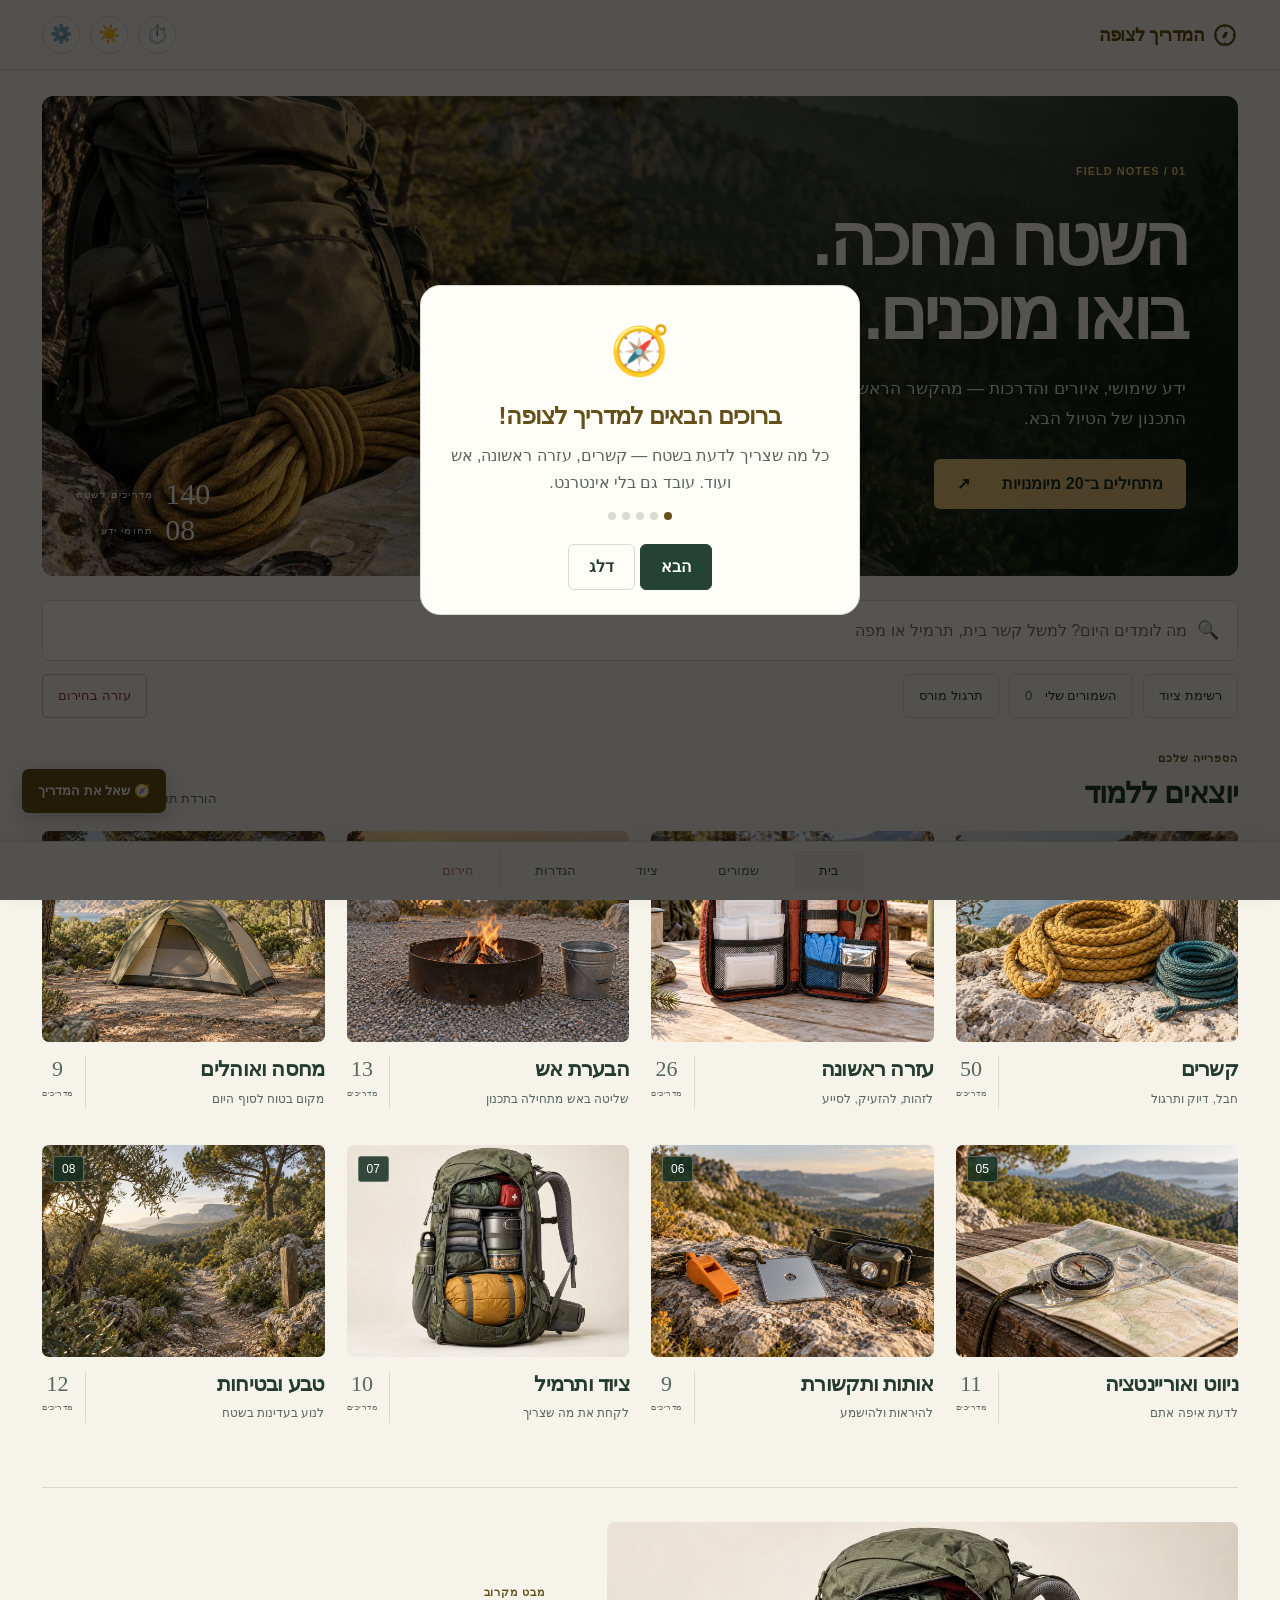
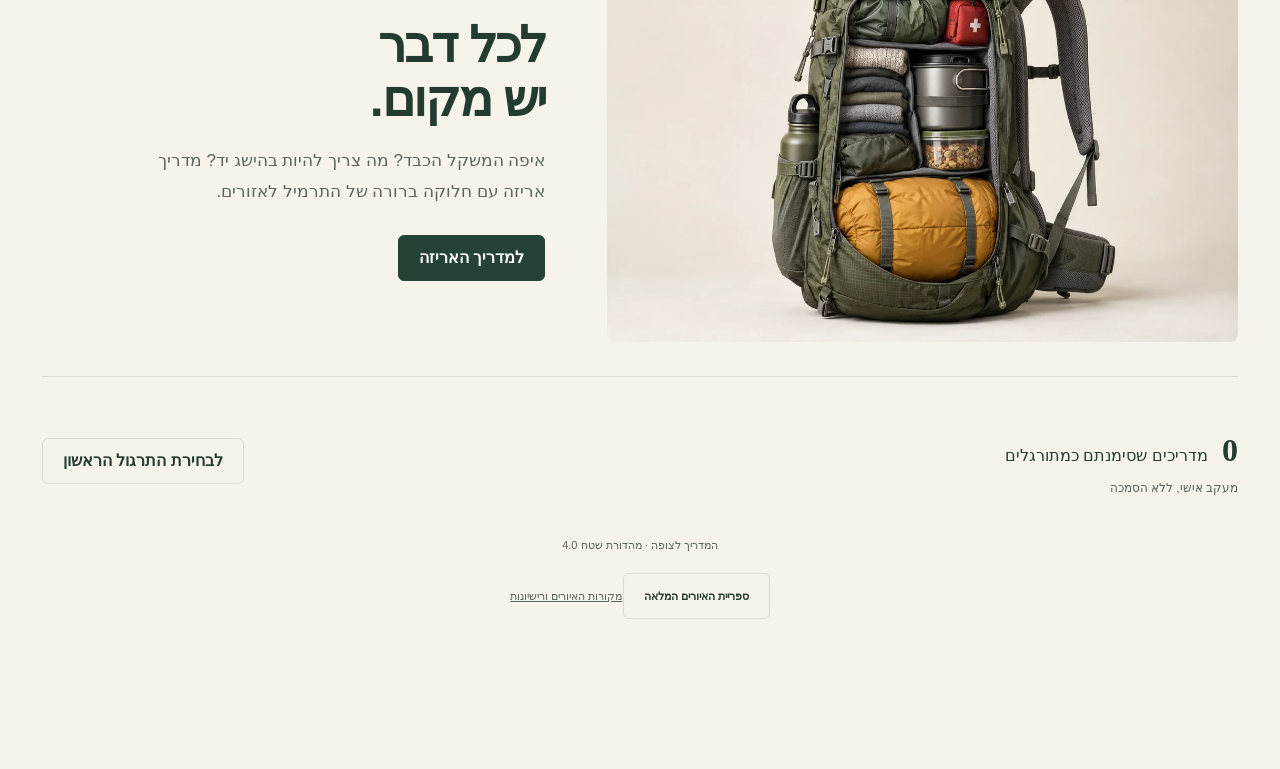
<file: index.html>
<!DOCTYPE html>
<html lang="he" dir="rtl">
<head>
<meta charset="UTF-8">
<meta name="viewport" content="width=device-width, initial-scale=1, viewport-fit=cover">
<meta name="theme-color" content="#0d0d0d">
<title>המדריך לצופה</title>
<link rel="manifest" href="manifest.json">
<link rel="icon" href="icon-192.png">
<style>
:root{
  --accent:#d4af37; --accent-soft:#d4af3722;
  --bg:#0d0d0d; --card:#161616; --card2:#1e1e1e; --text:#f3efe4; --muted:#9a948a; --line:#2c2c2c;
  --danger:#e0524d; --danger-bg:#e0524d1a; --ok:#5fbf73; --font-scale:1;
}
[data-theme="forest"]{--accent:#6fbf73; --accent-soft:#6fbf7322;}
[data-theme="desert"]{--accent:#e0a458; --accent-soft:#e0a45822;}
[data-theme="ocean"] {--accent:#4db8d4; --accent-soft:#4db8d422;}
[data-theme="crimson"]{--accent:#d4746b; --accent-soft:#d4746b22;}
[data-mode="light"]{
  --bg:#f4efe4; --card:#fffdf7; --card2:#f0e9da; --text:#221d13; --muted:#6a6153; --line:#ddd3bf;
  --danger:#c0392b; --danger-bg:#c0392b12; --ok:#3f8a4f;
}
*{box-sizing:border-box; -webkit-tap-highlight-color:transparent;}
html,body{margin:0; padding:0;}
body{
  background:var(--bg); color:var(--text);
  font-family:"Segoe UI",system-ui,-apple-system,"Helvetica Neue",Arial,sans-serif;
  font-size:calc(16px * var(--font-scale)); line-height:1.55;
  min-height:100vh; overflow-x:hidden;
  transition:background .25s, color .25s;
}
h1,h2,h3{font-weight:800; letter-spacing:-.01em; margin:0;}
button{font-family:inherit; cursor:pointer; color:inherit;}
.wrap{max-width:760px; margin:0 auto; padding:0 16px 120px;}
/* ---------- top bar ---------- */
.topbar{position:sticky; top:0; z-index:40; background:var(--bg);
  display:flex; align-items:center; gap:10px; padding:12px 16px; border-bottom:1px solid var(--line);}
.topbar .brand{font-size:1.15em; font-weight:800; color:var(--accent); display:flex; align-items:center; gap:8px;}
.topbar .brand svg{width:26px; height:26px;}
.topbar .spacer{flex:1;}
.iconbtn{background:var(--card); border:1px solid var(--line); border-radius:12px; width:44px; height:44px;
  display:grid; place-items:center; font-size:1.15em; transition:.15s;}
.iconbtn:hover{border-color:var(--accent);}
.ai-dot{position:absolute; margin-top:-30px; margin-inline-start:30px; width:9px; height:9px; border-radius:50%; background:var(--muted); border:2px solid var(--bg);}
.ai-dot.on{background:var(--ok);}
/* ---------- screens ---------- */
.screen{display:none; animation:fade .22s ease;}
.screen.active{display:block;}
@keyframes fade{from{opacity:0; transform:translateY(6px);} to{opacity:1; transform:none;}}
@media (prefers-reduced-motion:reduce){.screen{animation:none;} }
.backbtn{display:inline-flex; align-items:center; gap:8px; background:var(--card); border:1px solid var(--line);
  border-radius:12px; padding:11px 18px; font-weight:700; font-size:1em; margin:16px 0; color:var(--accent);}
.backbtn:hover{border-color:var(--accent);}
/* ---------- home ---------- */
.hero{padding:26px 0 6px; text-align:center;}
.hero .compass{width:120px; height:120px; margin:0 auto 10px; display:block;}
.hero h1{font-size:2em; color:var(--accent);}
.hero p{color:var(--muted); margin:8px 0 0; font-size:1.02em;}
.search{display:flex; align-items:center; gap:8px; background:var(--card); border:1px solid var(--line);
  border-radius:14px; padding:12px 14px; margin:20px 0;}
.search input{flex:1; background:transparent; border:none; outline:none; color:var(--text); font-size:1em;}
.grid{display:grid; grid-template-columns:1fr 1fr; gap:14px;}
.cat{background:var(--card); border:1px solid var(--line); border-radius:18px; padding:20px 16px; text-align:start;
  display:flex; flex-direction:column; gap:6px; transition:.15s; position:relative; overflow:hidden;}
.cat:hover{border-color:var(--accent); transform:translateY(-2px);}
.cat .emoji{font-size:2em;}
.cat h3{font-size:1.15em;}
.cat small{color:var(--muted);}
.cat .bar{position:absolute; inset-inline-start:0; top:0; bottom:0; width:4px; background:var(--accent);}
.emergency{grid-column:1/-1; background:var(--danger-bg); border:1px solid var(--danger);}
.emergency .bar{background:var(--danger);}
.emergency h3{color:var(--danger);}
/* ---------- list ---------- */
.item{background:var(--card); border:1px solid var(--line); border-radius:16px; padding:16px; margin-bottom:12px;
  display:flex; align-items:center; gap:14px; text-align:start; transition:.15s; width:100%;}
.item:hover{border-color:var(--accent);}
.item .ic{width:52px; height:52px; flex:none; background:var(--card2); border-radius:12px; display:grid; place-items:center;}
.item .ic svg{width:38px; height:38px;}
.item .meta{flex:1; min-width:0;}
.item .meta h3{font-size:1.08em; display:flex; align-items:center; gap:8px; flex-wrap:wrap;}
.item .meta p{margin:3px 0 0; color:var(--muted); font-size:.9em;}
.tag{font-size:.72em; font-weight:800; padding:2px 8px; border-radius:20px; border:1px solid var(--line); color:var(--muted);}
.tag.lock{color:var(--danger); border-color:var(--danger);}
.tag.easy{color:var(--ok); border-color:var(--ok);}
.star{font-size:1.3em; color:var(--muted); background:none; border:none; padding:6px;}
.star.on{color:var(--accent);}
/* ---------- detail ---------- */
.detail h1{font-size:1.6em; color:var(--accent); margin-bottom:6px;}
.detail .lead{color:var(--muted); margin:0 0 16px;}
.safety{background:var(--danger-bg); border:1px solid var(--danger); border-radius:14px; padding:14px 16px; margin:16px 0;}
.safety h4{color:var(--danger); margin:0 0 8px; display:flex; align-items:center; gap:8px;}
.safety ul{margin:0; padding-inline-start:20px;} .safety li{margin:4px 0;}
.step{background:var(--card); border:1px solid var(--line); border-radius:16px; padding:16px; margin-bottom:14px;}
.step .num{display:inline-grid; place-items:center; width:30px; height:30px; border-radius:50%;
  background:var(--accent); color:#000; font-weight:800; margin-inline-end:10px;}
[data-mode="light"] .step .num{color:#fff;}
.step .diagram{background:var(--card2); border-radius:12px; margin:12px 0; padding:12px; text-align:center;}
.step .diagram svg{width:100%; max-width:300px; height:auto;}
.step p{margin:6px 0 0;}
.tips{background:var(--accent-soft); border:1px solid var(--accent); border-radius:14px; padding:0; margin:16px 0; overflow:hidden;}
.tips summary{padding:14px 16px; font-weight:800; color:var(--accent); cursor:pointer; list-style:none;}
.tips summary::-webkit-details-marker{display:none;}
.tips[open] summary{border-bottom:1px solid var(--accent);}
.tips .body{padding:14px 16px;}
.tips ul{margin:0; padding-inline-start:20px;} .tips li{margin:5px 0;}
.readbtn{display:inline-flex; gap:8px; align-items:center; background:var(--card); border:1px solid var(--line);
  border-radius:12px; padding:10px 16px; font-weight:700; margin:4px 0 8px;}
/* ---------- badges / kids ---------- */
.badgebar{display:flex; gap:10px; flex-wrap:wrap; margin:16px 0;}
.badge{background:var(--card); border:1px dashed var(--line); border-radius:14px; padding:10px 12px; text-align:center; opacity:.45; min-width:78px;}
.badge.earned{opacity:1; border-style:solid; border-color:var(--accent);}
.badge .b-ic{font-size:1.6em;}
.badge small{display:block; color:var(--muted); font-size:.72em;}
[data-age="kids"] .adults-only{display:none;}
[data-age="kids"] .checkdone{background:var(--ok); color:#000;}
/* ---------- settings ---------- */
.card{background:var(--card); border:1px solid var(--line); border-radius:16px; padding:16px; margin-bottom:14px;}
.card h3{font-size:1.05em; margin-bottom:12px; color:var(--accent);}
.row{display:flex; align-items:center; gap:12px; padding:10px 0; border-bottom:1px solid var(--line);}
.row:last-child{border-bottom:none;}
.row label{flex:1;}
.pillrow{display:flex; gap:8px; flex-wrap:wrap;}
.pill{background:var(--card2); border:1px solid var(--line); border-radius:20px; padding:8px 14px; font-weight:700; font-size:.9em;}
.pill.on{background:var(--accent); color:#000; border-color:var(--accent);}
[data-mode="light"] .pill.on{color:#fff;}
input[type=text],input[type=password],select{background:var(--card2); border:1px solid var(--line); color:var(--text);
  border-radius:10px; padding:10px 12px; font-size:1em; width:100%; outline:none;}
input:focus,select:focus{border-color:var(--accent);}
.btn{background:var(--accent); color:#000; border:none; border-radius:12px; padding:12px 18px; font-weight:800; font-size:1em; width:100%;}
[data-mode="light"] .btn{color:#fff;}
.btn.ghost{background:var(--card); color:var(--text); border:1px solid var(--line);}
.btn.danger{background:var(--danger); color:#fff;}
.swatch{width:30px; height:30px; border-radius:50%; border:2px solid var(--line);}
.swatch.on{border-color:var(--text); transform:scale(1.12);}
.hint{color:var(--muted); font-size:.85em; margin:6px 0 0;}
a{color:var(--accent);}
/* ---------- modal / onboarding ---------- */
.overlay{position:fixed; inset:0; background:#000a; z-index:60; display:none; align-items:center; justify-content:center; padding:16px;}
.overlay.show{display:flex;}
.modal{background:var(--card); border:1px solid var(--line); border-radius:20px; max-width:440px; width:100%; padding:24px; text-align:center;}
.modal .ob-emoji{font-size:3em;}
.modal h2{color:var(--accent); margin:10px 0;}
.modal p{color:var(--muted);}
.dots{display:flex; gap:6px; justify-content:center; margin:16px 0;}
.dots i{width:8px; height:8px; border-radius:50%; background:var(--line);}
.dots i.on{background:var(--accent);}
/* ---------- AI assistant ---------- */
.fab{position:fixed; inset-inline-end:16px; bottom:20px; z-index:45; background:var(--accent); color:#000;
  border:none; border-radius:50px; padding:14px 20px; font-weight:800; font-size:1em; box-shadow:0 6px 20px #0007;}
[data-mode="light"] .fab{color:#fff;}
.chatpanel{position:fixed; inset:0; z-index:70; background:var(--bg); display:none; flex-direction:column;}
.chatpanel.show{display:flex;}
.chathead{display:flex; align-items:center; gap:10px; padding:14px 16px; border-bottom:1px solid var(--line);}
.chathead h3{flex:1; color:var(--accent);}
.chatbody{flex:1; overflow-y:auto; padding:16px; display:flex; flex-direction:column; gap:12px;}
.msg{max-width:85%; padding:11px 14px; border-radius:16px; white-space:pre-wrap; line-height:1.5;}
.msg.user{align-self:flex-start; background:var(--accent); color:#000; border-bottom-inline-start-radius:4px;}
[data-mode="light"] .msg.user{color:#fff;}
[dir="rtl"] .msg.user{align-self:flex-end; border-bottom-inline-start-radius:16px; border-bottom-inline-end-radius:4px;}
.msg.bot{align-self:flex-start; background:var(--card); border:1px solid var(--line);}
[dir="rtl"] .msg.bot{align-self:flex-start;}
.chatsug{display:flex; gap:8px; flex-wrap:wrap; padding:0 16px 8px;}
.chatsug button{background:var(--card); border:1px solid var(--accent); color:var(--accent); border-radius:20px; padding:8px 12px; font-size:.85em;}
.chatinput{display:flex; gap:8px; padding:12px 16px; border-top:1px solid var(--line);}
.chatinput input{flex:1;}
.chatinput .send{background:var(--accent); color:#000; border:none; border-radius:12px; width:48px; font-size:1.2em; flex:none;}
[data-mode="light"] .chatinput .send{color:#fff;}
.appnest-badge{text-align:center; color:var(--muted); font-size:.82em; padding:24px 0 8px;}
.appnest-badge b{color:var(--accent);}
.toast{position:fixed; bottom:90px; left:50%; transform:translateX(-50%); background:var(--card2); border:1px solid var(--accent);
  color:var(--text); padding:12px 18px; border-radius:12px; z-index:90; opacity:0; transition:.25s; pointer-events:none;}
.toast.show{opacity:1;}
/* badges + quiz cta */
.catbadge{position:absolute; top:10px; inset-inline-end:12px; font-size:1.3em;}
.quizcta{display:flex; align-items:center; gap:12px; background:var(--accent-soft); border:1px solid var(--accent);
  border-radius:16px; padding:14px 16px; margin-bottom:14px;}
.quizcta .qtxt{flex:1;} .quizcta .qtxt b{color:var(--accent);} .quizcta .qtxt small{color:var(--muted); display:block;}
.quizcta button{background:var(--accent); color:#000; border:none; border-radius:12px; padding:11px 16px; font-weight:800; white-space:nowrap;}
[data-mode="light"] .quizcta button{color:#fff;}
/* quiz modal */
.qopt{display:block; width:100%; text-align:start; background:var(--card2); border:1px solid var(--line); color:var(--text);
  border-radius:12px; padding:13px 16px; margin:8px 0; font-size:1em; font-weight:600; transition:.15s;}
.qopt:hover{border-color:var(--accent);}
.qopt.correct{background:var(--ok); color:#000; border-color:var(--ok);}
.qopt.wrong{background:var(--danger); color:#fff; border-color:var(--danger);}
.qfeedback{margin:10px 0; font-weight:800; min-height:24px;}
.qprog{color:var(--muted); font-size:.85em; margin-bottom:6px;}
.qscore{font-size:2.4em; font-weight:800; color:var(--accent); margin:10px 0;}
/* timer */
.tdisplay{font-size:3em; font-weight:800; color:var(--accent); margin:12px 0; font-variant-numeric:tabular-nums;}
.tpreset{display:flex; gap:8px; flex-wrap:wrap; justify-content:center; margin:10px 0;}
.tpreset button{background:var(--card2); border:1px solid var(--line); color:var(--text); border-radius:20px; padding:9px 13px; font-weight:700; font-size:.85em;}
.tpreset button:hover{border-color:var(--accent);}
.trow{display:flex; gap:8px; margin-top:10px;}
.trow input{flex:1;}
/* diagram draw animation */
@media (prefers-reduced-motion:no-preference){
  .diagram.anim [data-draw]{stroke-dasharray:var(--len); stroke-dashoffset:var(--len); animation:draw .9s ease forwards;}
}
@keyframes draw{to{stroke-dashoffset:0;}}
.diagram{cursor:pointer;}
/* red night-vision filter */
#redFilter{position:fixed; inset:0; background:#ff0000; mix-blend-mode:multiply; opacity:0; pointer-events:none; z-index:200; transition:opacity .3s;}
html.redmode{filter:brightness(.85) saturate(.5);}
html.redmode #redFilter{opacity:.55;}
/* SOS full-screen flasher */
#sosScreen{position:fixed; inset:0; z-index:300; background:#000; display:none; flex-direction:column; align-items:center; justify-content:center; cursor:pointer;}
#sosScreen.show{display:flex;}
#sosScreen.flash{background:#fff;}
#sosText{font-size:3em; font-weight:800; color:#e0524d; letter-spacing:.3em;}
#sosScreen.flash #sosText{color:#000;}
#sosHint{color:#888; margin-top:16px; font-size:.9em;}
/* live compass */
.compassRose{width:220px; height:220px; margin:10px auto; transition:transform .1s linear;}
.compassHeading{font-size:2.2em; font-weight:800; color:var(--accent); font-variant-numeric:tabular-nums;}
.compassCard{color:var(--muted); font-size:1.1em; margin-bottom:8px;}
</style>
<link rel="stylesheet" href="visual-upgrade.css">
<link rel="stylesheet" href="basics.css">
<link rel="stylesheet" href="pro.css">
<link rel="stylesheet" href="illustrations.css">
</head>
<body data-theme="gold" data-mode="dark" data-age="youth">

<!-- ============ TOP BAR ============ -->
<div class="topbar">
  <span class="brand">
    <svg viewBox="0 0 24 24" fill="none" stroke="currentColor" stroke-width="2"><circle cx="12" cy="12" r="9"/><path d="M12 3v2M12 19v2M3 12h2M19 12h2" stroke-width="1.5"/><path d="M15 9l-2.5 5.5L9 15l2.5-5.5z" fill="currentColor" stroke="none"/></svg>
    <span id="brandName">המדריך לצופה</span>
  </span>
  <div class="spacer"></div>
  <button class="iconbtn" onclick="openTimers()" title="טיימר">⏱️</button>
  <button class="iconbtn" onclick="toggleMode()" title="יום/לילה" id="modeBtn">🌙</button>
  <button class="iconbtn" onclick="go('settings')" title="הגדרות">⚙️</button>
</div>

<div class="wrap">

<!-- ============ HOME ============ -->
<section id="home" class="screen active">
  <div class="hero">
    <svg class="compass" viewBox="0 0 120 120" fill="none">
      <circle cx="60" cy="60" r="54" stroke="var(--accent)" stroke-width="3"/>
      <circle cx="60" cy="60" r="44" stroke="var(--line)" stroke-width="1.5"/>
      <polygon points="60,20 68,60 60,52 52,60" fill="var(--accent)"/>
      <polygon points="60,100 52,60 60,68 68,60" fill="var(--muted)"/>
      <circle cx="60" cy="60" r="5" fill="var(--accent)"/>
      <text x="60" y="15" fill="var(--text)" font-size="9" text-anchor="middle" font-weight="800">N</text>
    </svg>
    <h1 id="heroTitle">המדריך לצופה</h1>
    <p id="heroSub">מדריך הישרדות בשטח — לכל גיל, גם בלי אינטרנט</p>
  </div>

  <div class="search">
    <span>🔍</span>
    <input id="searchInput" oninput="doSearch(this.value)" placeholder="חיפוש...">
  </div>

  <div id="searchResults"></div><div id="visualFeatured"></div>

  <div class="grid" id="catGrid"></div>

  <div class="appnest-badge">נבנה עם ❤️ ב-<b>AppNest</b></div>
</section>

<!-- ============ CATEGORY LIST ============ -->
<section id="list" class="screen">
  <button class="backbtn" onclick="go('home')"><span>→</span> <span data-t="back">חזרה</span></button>
  <h1 id="listTitle" style="color:var(--accent)"></h1>
  <p id="listSub" class="hint" style="margin-bottom:12px"></p>
  <div id="badgeBar" class="badgebar"></div>
  <div id="listItems"></div>
</section>

<!-- ============ DETAIL ============ -->
<section id="detail" class="screen detail">
  <button class="backbtn" onclick="goBackList()"><span>→</span> <span data-t="back">חזרה</span></button>
  <div id="detailBody"></div>
</section>

<!-- ============ CHECKLIST ============ -->
<section id="checklist" class="screen">
  <button class="backbtn" onclick="go('home')"><span>→</span> <span data-t="back">חזרה</span></button>
  <h1 style="color:var(--accent)" data-t="gearTitle">רשימת ציוד</h1>
  <p class="hint" data-t="gearSub" style="margin-bottom:14px">סמן מה ארזת לפני היציאה</p>
  <div id="checkItems"></div>
</section>

<!-- ============ FAVORITES ============ -->
<section id="favorites" class="screen">
  <button class="backbtn" onclick="go('home')"><span>→</span> <span data-t="back">חזרה</span></button>
  <h1 style="color:var(--accent)" data-t="favTitle">⭐ מועדפים</h1>
  <p class="hint" data-t="favSub" style="margin-bottom:14px">כל הנושאים שסימנת — במקום אחד</p>
  <div id="favItems"></div>
</section>

<!-- ============ ACHIEVEMENTS ============ -->
<section id="achievements" class="screen">
  <button class="backbtn" onclick="go('home')"><span>→</span> <span data-t="back">חזרה</span></button>
  <h1 style="color:var(--accent)" data-t="achTitle">🏅 הישגים</h1>
  <div id="achBody"></div>
</section>

<!-- ============ SETTINGS ============ -->
<section id="settings" class="screen">
  <button class="backbtn" onclick="go('home')"><span>→</span> <span data-t="back">חזרה</span></button>
  <h1 style="color:var(--accent); margin-bottom:14px" data-t="settings">הגדרות</h1>

  <div class="card">
    <h3 data-t="ageMode">מצב גיל</h3>
    <p class="hint" data-t="ageHint">משנה את השפה, גודל הטקסט ורמת הפירוט</p>
    <div class="pillrow" id="agePills" style="margin-top:10px">
      <button class="pill" data-age-opt="kids" onclick="setAge('kids')" data-t="ageKids">ילדים</button>
      <button class="pill" data-age-opt="youth" onclick="setAge('youth')" data-t="ageYouth">נוער</button>
      <button class="pill" data-age-opt="adults" onclick="setAge('adults')" data-t="ageAdults">בוגרים</button>
    </div>
  </div>

  <div class="card">
    <h3 data-t="language">שפה</h3>
    <div class="pillrow" id="langPills" style="margin-top:6px"></div>
  </div>

  <div class="card">
    <h3 data-t="theme">ערכת צבע</h3>
    <div class="pillrow" id="themeSwatches" style="margin-top:6px"></div>
    <div class="row" style="margin-top:6px">
      <label data-t="darkMode">מצב לילה</label>
      <button class="pill" id="darkToggle" onclick="toggleMode()">🌙</button>
    </div>
    <div class="row">
      <label data-t="redMode">🔴 מצב ראיית לילה (אדום)</label>
      <button class="pill" id="redToggle" onclick="toggleRed()">off</button>
    </div>
  </div>

  <div class="card">
    <h3 data-t="profile">פרופיל</h3>
    <div class="row"><label data-t="username">שם משתמש</label></div>
    <input type="text" id="usernameInput" oninput="setUsername(this.value)" placeholder="שם / כינוי">
  </div>

  <div class="card">
    <h3>🧭 <span data-t="aiTitle">שאל את המדריך (בינה)</span></h3>
    <p class="hint" data-t="aiHint">האפליקציה עובדת מצוין גם בלי בינה. רוצה תשובות חכמות יותר? חבר מפתח API משלך — הוא נשמר על המכשיר בלבד.</p>
    <div class="row" style="margin-top:8px"><label data-t="aiProvider">ספק</label></div>
    <select id="aiProvider" onchange="onProviderChange()">
      <option value="gemini">Gemini (Google) — FREE</option>
      <option value="claude">Claude (Anthropic) — API</option>
      <option value="openai">ChatGPT (OpenAI) — API</option>
      <option value="local">מקומי (Ollama/LM Studio) — LOCAL</option>
      <option value="custom">Endpoint מותאם</option>
    </select>
    <p class="hint" id="providerHelp" style="margin-top:8px"></p>
    <div class="row" style="margin-top:4px"><label data-t="apiKey">מפתח API</label></div>
    <input type="password" id="aiKey" placeholder="הדבק מפתח כאן" oninput="saveAiConfig()">
    <div class="row" style="margin-top:4px"><label data-t="model">מודל</label></div>
    <div style="display:flex; gap:8px">
      <select id="aiModel" onchange="saveAiConfig()" style="flex:1"></select>
      <button class="btn ghost" style="width:auto; white-space:nowrap" onclick="refreshModels()" data-t="refreshModels">רענן</button>
    </div>
    <button class="btn ghost" style="margin-top:12px" onclick="testAi()" data-t="testConn">בדוק חיבור</button>
    <p class="hint" id="aiStatus"></p>
  </div>

  <div class="card">
    <h3 data-t="backup">גיבוי ושחזור</h3>
    <button class="btn ghost" onclick="exportBackup()" style="margin-bottom:8px" data-t="exportBtn">ייצוא גיבוי (JSON)</button>
    <button class="btn ghost" onclick="document.getElementById('importFile').click()" data-t="importBtn">ייבוא גיבוי</button>
    <input type="file" id="importFile" accept=".json" style="display:none" onchange="importBackup(this)">
  </div>

  <div class="card">
    <button class="btn ghost" onclick="showOnboarding()" style="margin-bottom:8px" data-t="showGuide">הצג מדריך פתיחה</button>
    <button class="btn ghost" onclick="go('about')" data-t="about">אודות</button>
  </div>

  <div class="card">
    <button class="btn danger" onclick="resetAll()" data-t="resetAll">מחיקת כל הנתונים</button>
  </div>
</section>

<!-- ============ ABOUT ============ -->
<section id="about" class="screen">
  <button class="backbtn" onclick="go('settings')"><span>→</span> <span data-t="back">חזרה</span></button>
  <div style="text-align:center; padding:20px 0">
    <div style="font-size:3em">🧭</div>
    <h1 style="color:var(--accent)">המדריך לצופה</h1>
    <p class="hint" id="aboutVer">מהדורת שטח 2.0</p>
  </div>
  <div class="card">
    <div class="row"><label data-t="version">גרסה</label><b>2.0</b></div>
    <div class="row"><label data-t="developer">פותח</label><b>Barak Aflalo</b></div>
    <div class="row"><label>פלטפורמה</label><b>PWA · HTML5</b></div>
    <div class="row"><label data-t="storage">אחסון</label><b data-t="onDevice">על המכשיר בלבד</b></div>
    <div class="row"><label data-t="license">רישיון</label><b>© AppNest 2026</b></div>
  </div>
  <div class="card">
    <button class="btn ghost" onclick="shareApp()" style="margin-bottom:8px" data-t="shareApp">שתף את האפליקציה</button>
    <button class="btn ghost" onclick="location.href='mailto:appnest55@gmail.com'" style="margin-bottom:8px" data-t="feedback">שלח משוב</button>
    <a class="btn ghost" href="https://barakaflalo.github.io/appnest" style="display:block; text-align:center; text-decoration:none; margin-bottom:8px" data-t="store">חנות AppNest</a>
    <a class="btn ghost" href="privacy_policy.html" style="display:block; text-align:center; text-decoration:none" data-t="privacy">🔒 מדיניות פרטיות</a>
  </div>
  <div class="card" style="background:var(--danger-bg); border-color:var(--danger)">
    <p style="margin:0; color:var(--danger); font-weight:700" data-t="disclaimer">הסרת אחריות</p>
    <p class="hint" data-t="disclaimerText">התוכן במדריך הוא מידע חינוכי כללי בלבד ואינו מחליף הדרכה מקצועית או טיפול רפואי. במצב חירום התקשרו 101 (מד"א), 100 (משטרה), 102 (כבאות). פעולות בטבע, אש ועזרה ראשונה — באחריות המשתמש ובליווי מבוגר אחראי.</p>
  </div>
</section>

</div><!-- /wrap -->

<!-- ============ AI FAB + CHAT ============ -->
<button class="fab" onclick="openChat()">🧭 <span data-t="askGuide">שאל את המדריך</span></button>
<div class="chatpanel" id="chatPanel">
  <div class="chathead">
    <span style="font-size:1.4em">🧭</span>
    <h3 data-t="askGuide">שאל את המדריך</h3>
    <button class="iconbtn" onclick="clearChat()" title="נקה">🗑️</button>
    <button class="iconbtn" onclick="closeChat()">✕</button>
  </div>
  <div class="chatbody" id="chatBody"></div>
  <div class="chatsug" id="chatSug"></div>
  <div class="chatinput">
    <button class="iconbtn" onclick="micInput()" title="דיבור" id="micBtn">🎤</button>
    <input id="chatText" placeholder="הקלד שאלה..." onkeydown="if(event.key==='Enter')sendChat()">
    <button class="send" onclick="sendChat()">➤</button>
  </div>
</div>

<!-- ============ ONBOARDING ============ -->
<div class="overlay" id="obOverlay">
  <div class="modal">
    <div class="ob-emoji" id="obEmoji">🧭</div>
    <h2 id="obTitle"></h2>
    <p id="obText"></p>
    <div class="dots" id="obDots"></div>
    <button class="btn" onclick="obNext()" id="obBtn"></button>
    <button class="btn ghost" onclick="closeOnboarding()" style="margin-top:8px" data-t="skip">דלג</button>
  </div>
</div>

<div class="overlay" id="quizOverlay"><div class="modal" id="quizModal"></div></div>
<div class="overlay" id="timerOverlay"><div class="modal" id="timerModal"></div></div>
<div class="overlay" id="compassOverlay"><div class="modal" id="compassModal"></div></div>
<div class="overlay" id="safetyOverlay"><div class="modal" id="safetyModal"></div></div>
<div id="sosScreen" onclick="closeSOS()"><div id="sosText">SOS</div><div id="sosHint"></div></div>
<div id="redFilter"></div>

<div class="toast" id="toast"></div>

<script>
/* ============================================================
   STORAGE SHIM (works even when localStorage is blocked)
   ============================================================ */
const mem={};
const store={
  get(k){ try{return localStorage.getItem(k);}catch(e){return mem[k]??null;} },
  set(k,v){ try{localStorage.setItem(k,v);}catch(e){mem[k]=v;} },
  del(k){ try{localStorage.removeItem(k);}catch(e){delete mem[k];} }
};
function saveJSON(k,o){store.set(k,JSON.stringify(o));}
function loadJSON(k,d){try{return JSON.parse(store.get(k))??d;}catch(e){return d;}}

/* ============================================================
   STATE
   ============================================================ */
let S={
  lang: store.get('sg_lang')||'he',
  theme: store.get('sg_theme')||'gold',
  mode: store.get('sg_mode')||'dark',
  age: store.get('sg_age')||'youth',
  username: store.get('sg_user')||'',
  favorites: loadJSON('sg_fav',[]),
  checklist: loadJSON('sg_check',{}),
  badges: loadJSON('sg_badges',[]),
  quizBadges: loadJSON('sg_qbadges',[]),
  ai: loadJSON('sg_ai',{provider:'gemini',key:'',model:''})
};

/* ============================================================
   LANGUAGES (UI)
   ============================================================ */
const LANG={
he:{ back:"חזרה", settings:"הגדרות", ageMode:"מצב גיל", ageHint:"משנה את השפה, גודל הטקסט ורמת הפירוט",
  ageKids:"ילדים", ageYouth:"נוער", ageAdults:"בוגרים", language:"שפה", theme:"ערכת צבע", darkMode:"מצב לילה",
  profile:"פרופיל", username:"שם משתמש", aiTitle:"שאל את המדריך (בינה)",
  aiHint:"האפליקציה עובדת מצוין גם בלי בינה. רוצה תשובות חכמות יותר? חבר מפתח API משלך — נשמר על המכשיר בלבד.",
  aiProvider:"ספק", apiKey:"מפתח API", model:"מודל", refreshModels:"רענן", testConn:"בדוק חיבור",
  backup:"גיבוי ושחזור", exportBtn:"ייצוא גיבוי (JSON)", importBtn:"ייבוא גיבוי", showGuide:"הצג מדריך פתיחה",
  about:"אודות", resetAll:"מחיקת כל הנתונים", version:"גרסה", developer:"פותח", storage:"אחסון",
  onDevice:"על המכשיר בלבד", license:"רישיון", shareApp:"שתף את האפליקציה", feedback:"שלח משוב",
  store:"חנות AppNest", privacy:"🔒 מדיניות פרטיות", disclaimer:"הסרת אחריות",
  disclaimerText:'התוכן הוא מידע חינוכי כללי בלבד ואינו מחליף הדרכה מקצועית או טיפול רפואי. במצב חירום התקשרו 101 (מד"א), 100 (משטרה), 102 (כבאות). פעולות בטבע, אש ועזרה ראשונה — באחריות המשתמש ובליווי מבוגר אחראי.',
  askGuide:"שאל את המדריך", gearTitle:"רשימת ציוד", gearSub:"סמן מה ארזת לפני היציאה", skip:"דלג",
  search:"חיפוש...", steps:"שלבים", tips:"טיפים מתקדמים", safetyTitle:"בטיחות", readAloud:"הקראה",
  adultsLock:"מבוגר בלבד", easy:"קל", noResults:"לא נמצאו תוצאות", emergency:"מצב חירום",
  emergencyDesc:"מספרי חירום ופעולות מיד", earned:"הושג!", gearReset:"אפס רשימה" },

en:{ back:"Back", settings:"Settings", ageMode:"Age mode", ageHint:"Changes language, text size and detail level",
  ageKids:"Kids", ageYouth:"Youth", ageAdults:"Adults", language:"Language", theme:"Color theme", darkMode:"Dark mode",
  profile:"Profile", username:"Username", aiTitle:"Ask the Guide (AI)",
  aiHint:"The app works great without AI. Want smarter answers? Connect your own API key — stored on your device only.",
  aiProvider:"Provider", apiKey:"API key", model:"Model", refreshModels:"Refresh", testConn:"Test connection",
  backup:"Backup & restore", exportBtn:"Export backup (JSON)", importBtn:"Import backup", showGuide:"Show intro guide",
  about:"About", resetAll:"Delete all data", version:"Version", developer:"Developer", storage:"Storage",
  onDevice:"On device only", license:"License", shareApp:"Share the app", feedback:"Send feedback",
  store:"AppNest store", privacy:"🔒 Privacy policy", disclaimer:"Disclaimer",
  disclaimerText:"This is general educational information only and does not replace professional guidance or medical care. In an emergency call your local services. Outdoor, fire and first-aid actions are at the user's own risk and with responsible adult supervision.",
  askGuide:"Ask the Guide", gearTitle:"Gear checklist", gearSub:"Check what you packed before heading out", skip:"Skip",
  search:"Search...", steps:"Steps", tips:"Advanced tips", safetyTitle:"Safety", readAloud:"Read aloud",
  adultsLock:"Adults only", easy:"Easy", noResults:"No results found", emergency:"Emergency",
  emergencyDesc:"Emergency numbers and quick actions", earned:"Earned!", gearReset:"Reset list" },

ru:{ back:"Назад", settings:"Настройки", ageMode:"Возраст", ageHint:"Меняет язык, размер текста и уровень деталей",
  ageKids:"Дети", ageYouth:"Подростки", ageAdults:"Взрослые", language:"Язык", theme:"Цветовая тема", darkMode:"Ночной режим",
  profile:"Профиль", username:"Имя пользователя", aiTitle:"Спросить гида (ИИ)",
  aiHint:"Приложение отлично работает без ИИ. Хотите умнее ответы? Подключите свой ключ API — хранится только на устройстве.",
  aiProvider:"Провайдер", apiKey:"Ключ API", model:"Модель", refreshModels:"Обновить", testConn:"Проверить связь",
  backup:"Резервная копия", exportBtn:"Экспорт (JSON)", importBtn:"Импорт", showGuide:"Показать гид",
  about:"О приложении", resetAll:"Удалить все данные", version:"Версия", developer:"Разработчик", storage:"Хранение",
  onDevice:"Только на устройстве", license:"Лицензия", shareApp:"Поделиться", feedback:"Отзыв",
  store:"Магазин AppNest", privacy:"🔒 Конфиденциальность", disclaimer:"Отказ от ответственности",
  disclaimerText:"Это только общая образовательная информация и не заменяет профессиональную помощь. В экстренной ситуации звоните в службы. Действия на природе, с огнём и первой помощью — на ваш риск и под присмотром взрослого.",
  askGuide:"Спросить гида", gearTitle:"Список снаряжения", gearSub:"Отметьте, что собрали перед выходом", skip:"Пропустить",
  search:"Поиск...", steps:"Шаги", tips:"Доп. советы", safetyTitle:"Безопасность", readAloud:"Озвучить",
  adultsLock:"Только взрослым", easy:"Легко", noResults:"Ничего не найдено", emergency:"Экстренно",
  emergencyDesc:"Экстренные номера и действия", earned:"Получено!", gearReset:"Сбросить" },

es:{ back:"Atrás", settings:"Ajustes", ageMode:"Modo edad", ageHint:"Cambia idioma, tamaño de texto y nivel de detalle",
  ageKids:"Niños", ageYouth:"Jóvenes", ageAdults:"Adultos", language:"Idioma", theme:"Tema de color", darkMode:"Modo noche",
  profile:"Perfil", username:"Usuario", aiTitle:"Pregunta al guía (IA)",
  aiHint:"La app funciona genial sin IA. ¿Quieres respuestas más inteligentes? Conecta tu clave API — se guarda solo en tu dispositivo.",
  aiProvider:"Proveedor", apiKey:"Clave API", model:"Modelo", refreshModels:"Actualizar", testConn:"Probar conexión",
  backup:"Copia y restauración", exportBtn:"Exportar (JSON)", importBtn:"Importar", showGuide:"Ver guía",
  about:"Acerca de", resetAll:"Borrar todos los datos", version:"Versión", developer:"Desarrollador", storage:"Almacenamiento",
  onDevice:"Solo en el dispositivo", license:"Licencia", shareApp:"Compartir la app", feedback:"Enviar comentarios",
  store:"Tienda AppNest", privacy:"🔒 Privacidad", disclaimer:"Aviso legal",
  disclaimerText:"Es solo información educativa general y no sustituye la orientación profesional ni la atención médica. En una emergencia llama a los servicios. Las actividades al aire libre, con fuego y primeros auxilios son bajo tu responsabilidad y con supervisión de un adulto.",
  askGuide:"Pregunta al guía", gearTitle:"Lista de equipo", gearSub:"Marca lo que empacaste antes de salir", skip:"Saltar",
  search:"Buscar...", steps:"Pasos", tips:"Consejos avanzados", safetyTitle:"Seguridad", readAloud:"Leer en voz alta",
  adultsLock:"Solo adultos", easy:"Fácil", noResults:"Sin resultados", emergency:"Emergencia",
  emergencyDesc:"Números de emergencia y acciones", earned:"¡Logrado!", gearReset:"Reiniciar" },

ar:{ back:"رجوع", settings:"الإعدادات", ageMode:"وضع العمر", ageHint:"يغيّر اللغة وحجم النص ومستوى التفصيل",
  ageKids:"أطفال", ageYouth:"شباب", ageAdults:"بالغون", language:"اللغة", theme:"نمط الألوان", darkMode:"الوضع الليلي",
  profile:"الملف الشخصي", username:"اسم المستخدم", aiTitle:"اسأل المرشد (ذكاء اصطناعي)",
  aiHint:"التطبيق يعمل بشكل ممتاز بدون ذكاء اصطناعي. تريد إجابات أذكى؟ أضف مفتاح API الخاص بك — يُحفظ على جهازك فقط.",
  aiProvider:"المزوّد", apiKey:"مفتاح API", model:"النموذج", refreshModels:"تحديث", testConn:"اختبار الاتصال",
  backup:"نسخ واسترجاع", exportBtn:"تصدير (JSON)", importBtn:"استيراد", showGuide:"عرض الدليل",
  about:"حول", resetAll:"حذف كل البيانات", version:"الإصدار", developer:"المطوّر", storage:"التخزين",
  onDevice:"على الجهاز فقط", license:"الرخصة", shareApp:"شارك التطبيق", feedback:"إرسال ملاحظات",
  store:"متجر AppNest", privacy:"🔒 سياسة الخصوصية", disclaimer:"إخلاء مسؤولية",
  disclaimerText:"هذا محتوى تعليمي عام فقط ولا يغني عن الإرشاد المهني أو الرعاية الطبية. في الطوارئ اتصل بخدمات الطوارئ. الأنشطة في الطبيعة والنار والإسعافات الأولية على مسؤولية المستخدم وبإشراف شخص بالغ.",
  askGuide:"اسأل المرشد", gearTitle:"قائمة المعدات", gearSub:"حدّد ما جهّزته قبل الخروج", skip:"تخطٍّ",
  search:"بحث...", steps:"الخطوات", tips:"نصائح متقدمة", safetyTitle:"السلامة", readAloud:"قراءة صوتية",
  adultsLock:"للبالغين فقط", easy:"سهل", noResults:"لا نتائج", emergency:"طوارئ",
  emergencyDesc:"أرقام الطوارئ وإجراءات سريعة", earned:"تم!", gearReset:"إعادة تعيين" }
};
function T(k){ return (LANG[S.lang]&&LANG[S.lang][k]) || LANG.en[k] || k; }
</script>

<script>
/* ============================================================
   CONTENT (HE + EN; other langs fall back to EN, then HE)
   Each item: id, icon(svg), title{}, lead{}, difficulty, kidsLock,
   safety{}[], steps[{text{}, svg}], tips{}[]
   ============================================================ */

/* --- small reusable SVG helpers for diagrams --- */
const ropeStyle='fill="none" stroke="var(--accent)" stroke-width="6" stroke-linecap="round"';
const ropeStyle2='fill="none" stroke="var(--muted)" stroke-width="6" stroke-linecap="round"';

const CONTENT={
knots:{
  icon:'<svg viewBox="0 0 40 40" fill="none" stroke="var(--accent)" stroke-width="3" stroke-linecap="round"><path d="M8 14c6-6 18-6 24 0M8 26c6 6 18 6 24 0"/><circle cx="20" cy="20" r="6"/></svg>',
  title:{he:"קשרים",en:"Knots",ru:"Узлы",es:"Nudos",ar:"العقد"},
  sub:{he:"קשרים חיוניים שלב-אחר-שלב",en:"Essential knots, step by step",ru:"Основные узлы пошагово",es:"Nudos esenciales paso a paso",ar:"العقد الأساسية خطوة بخطوة"},
  items:[
    {
      id:"reef", difficulty:"easy",
      icon:'<svg viewBox="0 0 40 40" '+ropeStyle+'><path d="M6 20c8-8 14 8 22 0"/><path d="M12 20c8 8 14-8 22 0" stroke="var(--muted)"/></svg>',
      title:{he:"קשר שטח (ריף)",en:"Reef (square) knot"},
      lead:{he:"קשר בסיסי לחיבור שני קצוות של אותו חבל — לחבישות ולחבילות.",en:"A basic knot to join two ends of the same rope — for bandages and bundles."},
      safety:[{he:"לא לטיפוס או להרמת משקל — הוא עלול להשתחרר בעומס.",en:"Not for climbing or lifting loads — it can slip under strain."}],
      steps:[
        {text:{he:"הנח את שני הקצוות זה על זה: קצה ימין מעל קצה שמאל.",en:"Lay the two ends across each other: right end over left."},
         svg:'<svg viewBox="0 0 300 120"><path d="M20 60 L150 60" '+ropeStyle+'/><path d="M280 60 L150 60" '+ropeStyle2+'/></svg>'},
        {text:{he:"העבר את הקצה הימני מתחת לשמאלי ומשוך — נוצר סיבוב ראשון.",en:"Pass the right end under the left and pull — first twist made."},
         svg:'<svg viewBox="0 0 300 120"><path d="M40 40 C120 40 120 90 180 90" '+ropeStyle+'/><path d="M260 40 C180 40 180 90 120 90" '+ropeStyle2+'/></svg>'},
        {text:{he:"עכשיו הפוך: קצה שמאל מעל ימין, העבר מתחת ומשוך.",en:"Now reverse: left over right, pass under and pull."},
         svg:'<svg viewBox="0 0 300 120"><path d="M40 80 C120 80 120 30 180 30" '+ropeStyle2+'/><path d="M260 80 C180 80 180 30 120 30" '+ropeStyle+'/></svg>'},
        {text:{he:"משוך את שני הקצוות בחוזקה. הקשר נראה כשתי לולאות שלובות.",en:"Pull both ends tight. The knot looks like two interlocked loops."},
         svg:'<svg viewBox="0 0 300 120"><path d="M20 60 C90 60 110 30 150 30 C110 30 90 90 20 90" '+ropeStyle+'/><path d="M280 60 C210 60 190 90 150 90 C190 90 210 30 280 30" '+ropeStyle2+'/></svg>'}
      ],
      tips:[{he:'זכור את החוק: "ימין על שמאל, ואז שמאל על ימין". אם תעשה אותו כיוון פעמיים תקבל קשר סבתא חלש.',en:'Remember: "right over left, then left over right." Same direction twice gives a weak granny knot.'}]
    },
    {
      id:"bowline", difficulty:"med",
      icon:'<svg viewBox="0 0 40 40" '+ropeStyle+'><circle cx="16" cy="16" r="8"/><path d="M16 24 L30 34"/></svg>',
      title:{he:"קשר בית (דרגון)",en:"Bowline"},
      lead:{he:"יוצר לולאה קבועה שלא נסגרת — לחילוץ, לקשירה לעץ, ולבטיחות.",en:"Makes a fixed loop that won't tighten — for rescue, tying to a tree, and safety."},
      safety:[{he:"בדוק תמיד שהקשר הדוק לפני שסומכים עליו למשקל אדם.",en:"Always check the knot is snug before trusting it with a person's weight."}],
      steps:[
        {text:{he:'צור לולאה קטנה ("בריכה") לאורך החבל, כשהקצה החופשי מעל.',en:'Make a small loop ("the pond") along the rope, free end on top.'},
         svg:'<svg viewBox="0 0 300 140"><path d="M40 120 L40 70 C40 40 90 40 90 70 C90 90 60 90 60 70" '+ropeStyle+'/></svg>'},
        {text:{he:'העבר את הקצה החופשי מלמטה למעלה דרך הלולאה ("הדג יוצא מהבריכה").',en:'Bring the free end up through the loop ("the fish comes out of the pond").'},
         svg:'<svg viewBox="0 0 300 140"><path d="M40 120 L40 70 C40 40 90 40 90 70 C90 90 60 90 60 70 L60 40" '+ropeStyle+'/></svg>'},
        {text:{he:'סובב את הקצה מאחורי החבל הראשי ("סביב העץ").',en:'Wrap the end behind the standing rope ("around the tree").'},
         svg:'<svg viewBox="0 0 300 140"><path d="M40 120 L40 70 C40 40 90 40 90 70 C90 90 60 90 60 70 L60 30 C60 15 30 15 30 40" '+ropeStyle+'/></svg>'},
        {text:{he:'החזר את הקצה למטה דרך הלולאה ("חזרה לבריכה") ומשוך חזק.',en:'Bring the end back down through the loop ("back into the pond") and pull tight.'},
         svg:'<svg viewBox="0 0 300 140"><ellipse cx="90" cy="90" rx="55" ry="40" '+ropeStyle+'/><path d="M60 55 C60 25 120 25 120 55" '+ropeStyle+'/></svg>'}
      ],
      tips:[{he:'סיפור הזיכרון: הארנב יוצא מהמאורה, מקיף את העץ, וחוזר למאורה.',en:'Memory story: the rabbit comes out of the hole, around the tree, and back down the hole.'},
            {he:"זהו קשר החירום מספר 1 — כדאי לתרגל אותו עד שאפשר לעשות בעיניים עצומות.",en:"This is emergency knot #1 — practice it until you can tie it with eyes closed."}]
    },
    {
      id:"halfhitch", difficulty:"easy",
      icon:'<svg viewBox="0 0 40 40" '+ropeStyle+'><path d="M20 6 L20 34"/><path d="M14 16 a8 8 0 1 0 12 0"/></svg>',
      title:{he:"שני חצאי מלה",en:"Two half hitches"},
      lead:{he:"קושר חבל לעמוד, ענף או טבעת — מהיר ואמין.",en:"Ties a rope to a post, branch or ring — fast and reliable."},
      safety:[],
      steps:[
        {text:{he:"העבר את החבל סביב העמוד.",en:"Pass the rope around the post."},
         svg:'<svg viewBox="0 0 300 140"><rect x="140" y="10" width="16" height="120" fill="var(--muted)"/><path d="M40 60 C90 60 120 40 156 40" '+ropeStyle+'/></svg>'},
        {text:{he:"כרוך את הקצה סביב החבל הראשי ודרך הלולאה — חצי מלה ראשון.",en:"Loop the end around the standing rope and through — first half hitch."},
         svg:'<svg viewBox="0 0 300 140"><rect x="140" y="10" width="16" height="120" fill="var(--muted)"/><path d="M40 60 L120 60" '+ropeStyle+'/><path d="M90 60 a16 16 0 1 0 0 1" '+ropeStyle+'/></svg>'},
        {text:{he:"חזור על אותה פעולה עוד פעם — חצי מלה שני. משוך חזק.",en:"Repeat the same move once more — second half hitch. Pull tight."},
         svg:'<svg viewBox="0 0 300 140"><rect x="140" y="10" width="16" height="120" fill="var(--muted)"/><path d="M40 60 L110 60" '+ropeStyle+'/><path d="M85 60 a16 16 0 1 0 0 1" '+ropeStyle+'/><path d="M115 60 a16 16 0 1 0 0 1" '+ropeStyle+'/></svg>'}
      ],
      tips:[{he:"שני חצאי המלה חייבים להיות באותו כיוון סיבוב — אחרת הקשר לא ננעל.",en:"Both half hitches must turn the same way — otherwise the knot won't lock."}]
    },
    {
      id:"fig8", difficulty:"easy",
      icon:'<svg viewBox="0 0 40 40" '+ropeStyle+'><path d="M20 6 C6 12 6 22 20 22 C34 22 34 32 20 34"/></svg>',
      title:{he:"קשר שמיני",en:"Figure-eight"},
      lead:{he:'קשר "עצירה" בקצה חבל, שמונע ממנו להישמט דרך טבעת או גלגלת.',en:"A stopper knot at a rope end that keeps it from slipping through a ring or pulley."},
      safety:[],
      steps:[
        {text:{he:"צור לולאה בקצה החבל.",en:"Make a loop near the end of the rope."},
         svg:'<svg viewBox="0 0 300 120"><path d="M40 60 L120 60 C160 60 160 30 130 30 C110 30 110 60 150 60" '+ropeStyle+'/></svg>'},
        {text:{he:"העבר את הקצה מתחת לחבל הראשי ואז מעליו — נוצרת דמות 8.",en:"Pass the end under the standing part then over it — forming a figure 8."},
         svg:'<svg viewBox="0 0 300 120"><path d="M40 60 L110 60 C150 60 150 25 120 25 C100 25 100 70 150 70 L200 70" '+ropeStyle+'/></svg>'},
        {text:{he:"הכנס את הקצה לתוך הלולאה הראשונה ומשוך — נוצר קשר שמונה.",en:"Tuck the end into the first loop and pull — the eight-knot forms."},
         svg:'<svg viewBox="0 0 300 120"><path d="M60 60 C60 30 110 30 110 60 C110 90 160 90 160 60 C160 40 130 40 130 60" '+ropeStyle+'/></svg>'}
      ],
      tips:[{he:"בטיפוס משתמשים בגרסה כפולה (figure-8 follow-through) לחיבור לרתמה — זה כבר נושא למדריך מוסמך.",en:"Climbers use the doubled version (figure-8 follow-through) to tie into a harness — that's a topic for a certified instructor."}]
    }
  ]
},

firstaid:{
  icon:'<svg viewBox="0 0 40 40" fill="none" stroke="var(--danger)" stroke-width="3" stroke-linecap="round"><path d="M20 8v24M8 20h24"/><rect x="6" y="6" width="28" height="28" rx="6" stroke="var(--danger)"/></svg>',
  title:{he:"עזרה ראשונה",en:"First aid",ru:"Первая помощь",es:"Primeros auxilios",ar:"الإسعافات الأولية"},
  sub:{he:"מה עושים עד שמגיעה עזרה",en:"What to do until help arrives",ru:"Что делать до прибытия помощи",es:"Qué hacer hasta que llegue ayuda",ar:"ماذا تفعل حتى وصول المساعدة"},
  items:[
    {
      id:"bleeding", difficulty:"easy",
      icon:'<svg viewBox="0 0 40 40" fill="none" stroke="var(--danger)" stroke-width="3"><path d="M20 6 C12 18 10 26 20 32 C30 26 28 18 20 6z" fill="var(--danger-bg)"/></svg>',
      title:{he:"חתך ודימום",en:"Cut & bleeding"},
      lead:{he:"עצירת דימום היא הדבר הראשון והחשוב ביותר בחתך.",en:"Stopping the bleeding is the first and most important thing with a cut."},
      safety:[{he:"דימום שלא נעצר, דם שופע (עורקי), או חתך עמוק — התקשרו 101 מיד.",en:"If bleeding won't stop, spurts (arterial), or the cut is deep — call emergency services now."},
              {he:"אם יש חפץ תקוע בפצע — אל תוציאו אותו! ייצבו סביבו.",en:"If an object is stuck in the wound — do not pull it out! Stabilize around it."}],
      steps:[
        {text:{he:"הרגיעו את הפצוע והושיבו אותו. שטפו ידיים או חבשו כפפות אם יש.",en:"Calm and seat the injured person. Wash hands or wear gloves if available."}, svg:''},
        {text:{he:"לחצו ישירות על הפצע עם בד נקי או תחבושת, בחוזקה, ברציפות.",en:"Press directly on the wound with a clean cloth or dressing, firmly and continuously."},
         svg:'<svg viewBox="0 0 300 120"><path d="M60 90 q40-70 90 0" fill="none" stroke="var(--muted)" stroke-width="8"/><rect x="95" y="30" width="40" height="26" rx="6" fill="var(--danger-bg)" stroke="var(--danger)" stroke-width="3"/><path d="M115 20 l0 -12M105 24 l-8-8M125 24 l8-8" stroke="var(--accent)" stroke-width="3"/></svg>'},
        {text:{he:"הרימו את האיבר הפצוע מעל גובה הלב אם אפשר.",en:"Raise the injured limb above heart level if possible."}, svg:''},
        {text:{he:"כשהדימום נעצר — חבשו את הפצע בתחבושת נקייה, לא הדוקה מדי.",en:"Once bleeding stops — bandage with a clean dressing, not too tight."}, svg:''}
      ],
      tips:[{he:"אם הבד נספג בדם — אל תסירו אותו, הוסיפו בד נוסף מעליו. הסרה פותחת מחדש את הקריש.",en:"If the cloth soaks through — don't remove it, add another on top. Removing reopens the clot."}]
    },
    {
      id:"burn", difficulty:"easy",
      icon:'<svg viewBox="0 0 40 40" fill="none" stroke="var(--danger)" stroke-width="3" stroke-linecap="round"><path d="M20 6 C14 16 26 18 20 28 C14 22 12 30 16 34M24 30 c4-4 2-10-2-12"/></svg>',
      title:{he:"כווייה",en:"Burn"},
      lead:{he:"קירור מהיר במים הוא ההבדל בין כווייה קלה לחמורה.",en:"Fast cooling with water is the difference between a mild and a serious burn."},
      safety:[{he:"כווייה גדולה מכף יד, בפנים/מפרקים, או כווייה כימית/חשמלית — 101 מיד.",en:"A burn larger than a palm, on face/joints, or chemical/electrical — call emergency now."},
              {he:"לעולם לא למרוח משחה, חמאה, קרח או משחת שיניים על כווייה.",en:"Never apply ointment, butter, ice or toothpaste to a burn."}],
      steps:[
        {text:{he:"הרחיקו מיד ממקור החום/האש.",en:"Move away from the heat/fire source immediately."}, svg:''},
        {text:{he:"קררו את האזור במים זורמים פושרים 10–20 דקות.",en:"Cool the area under cool running water for 10–20 minutes."},
         svg:'<svg viewBox="0 0 300 120"><path d="M120 10 C150 40 165 55 165 75 a20 20 0 1 1 -40 0 C125 55 140 40 145 10z" fill="none" stroke="var(--ocean,#4db8d4)" stroke-width="4"/><path d="M60 95 q45-50 120 0" fill="none" stroke="var(--muted)" stroke-width="8"/></svg>'},
        {text:{he:"הסירו תכשיטים/שעון מהאזור לפני שהוא מתנפח.",en:"Remove jewelry/watch from the area before it swells."}, svg:''},
        {text:{he:"כסו בתחבושת נקייה לא דביקה, ורפויה.",en:"Cover with a clean, non-stick, loose dressing."}, svg:''}
      ],
      tips:[{he:"אל תפוצצו שלפוחיות — הן שכבת הגנה טבעית מפני זיהום.",en:"Don't pop blisters — they're a natural protective layer against infection."}]
    },
    {
      id:"sprain", difficulty:"easy",
      icon:'<svg viewBox="0 0 40 40" fill="none" stroke="var(--danger)" stroke-width="3" stroke-linecap="round"><path d="M12 10 l6 14 l-4 6 M22 8 l4 16"/><path d="M8 34 h24"/></svg>',
      title:{he:"נקע / פריקה",en:"Sprain / strain"},
      lead:{he:'שיטת R.I.C.E — מנוחה, קרח, לחץ, הגבהה.',en:"The R.I.C.E method — Rest, Ice, Compression, Elevation."},
      safety:[{he:"אם האיבר מעוות, לא ניתן להזיז אותו, או יש חשד לשבר — קבעו ביקור רופא/מיון.",en:"If the limb is deformed, can't be moved, or a fracture is suspected — see a doctor/ER."}],
      steps:[
        {text:{he:"R — מנוחה: הפסיקו להשתמש באיבר ותנו לו לנוח.",en:"R — Rest: stop using the limb and let it rest."}, svg:''},
        {text:{he:"I — קרח: קרח עטוף בבד, 15–20 דקות כל שעה-שעתיים.",en:"I — Ice: ice wrapped in cloth, 15–20 min every 1–2 hours."},
         svg:'<svg viewBox="0 0 300 120"><rect x="120" y="40" width="60" height="45" rx="8" fill="var(--ocean,#4db8d4)" opacity=".3" stroke="var(--ocean,#4db8d4)" stroke-width="3"/><path d="M60 95 q90-30 180 0" fill="none" stroke="var(--muted)" stroke-width="8"/></svg>'},
        {text:{he:"C — לחץ: חבישה אלסטית תומכת (לא חזקה מדי שחוסמת דם).",en:"C — Compression: a supportive elastic wrap (not so tight it blocks blood)."}, svg:''},
        {text:{he:"E — הגבהה: הרימו את האיבר מעל גובה הלב להפחתת נפיחות.",en:"E — Elevation: raise the limb above heart level to reduce swelling."}, svg:''}
      ],
      tips:[{he:"בקרח: בדקו את העור כל כמה דקות. אל תניחו קרח ישירות על העור.",en:"With ice: check the skin every few minutes. Never place ice directly on skin."}]
    },
    {
      id:"heat", difficulty:"med",
      icon:'<svg viewBox="0 0 40 40" fill="none" stroke="var(--danger)" stroke-width="3" stroke-linecap="round"><circle cx="20" cy="20" r="7"/><path d="M20 4v4M20 32v4M4 20h4M32 20h4M8 8l3 3M29 29l3 3M32 8l-3 3M11 29l-3 3"/></svg>',
      title:{he:"מכת חום",en:"Heat stroke"},
      lead:{he:"מסוכן במיוחד בקיץ הישראלי. זיהוי מהיר מציל חיים.",en:"Especially dangerous in hot climates. Fast recognition saves lives."},
      safety:[{he:"בלבול, חוסר הכרה, הפסקת הזעה או חום גוף גבוה מאוד — 101 מיד! זו סכנת חיים.",en:"Confusion, unconsciousness, no sweating or very high body temp — call emergency NOW. Life-threatening."}],
      steps:[
        {text:{he:"סימנים: כאב ראש, סחרחורת, עור אדום וחם, בחילה, בלבול.",en:"Signs: headache, dizziness, red hot skin, nausea, confusion."}, svg:''},
        {text:{he:"העבירו מיד לצל או למקום ממוזג.",en:"Move immediately to shade or a cool place."},
         svg:'<svg viewBox="0 0 300 120"><path d="M40 90 h100 M90 90 v-25 M60 65 q30-35 60 0z" fill="var(--ok)" opacity=".3" stroke="var(--ok)" stroke-width="3"/><circle cx="230" cy="40" r="16" fill="none" stroke="var(--accent)" stroke-width="3"/></svg>'},
        {text:{he:"קררו את הגוף: מים על העור, מניפה, קרח בבתי השחי ובמפשעה.",en:"Cool the body: water on skin, fanning, ice at armpits and groin."}, svg:''},
        {text:{he:"אם בהכרה — תנו לגימות מים קרים. אם לא בהכרה — אל תשקו!",en:"If conscious — give sips of cool water. If unconscious — do NOT give fluids!"}, svg:''}
      ],
      tips:[{he:"מניעה: כובע, מים כל 15–20 דקות, מנוחה בצל בשעות החמות (11:00–16:00).",en:"Prevention: hat, water every 15–20 min, rest in shade during peak heat (11:00–16:00)."}]
    },
    {
      id:"sting", difficulty:"med", kidsLock:true,
      icon:'<svg viewBox="0 0 40 40" fill="none" stroke="var(--danger)" stroke-width="3" stroke-linecap="round"><path d="M14 8 c8 4 8 16 0 20 M14 28 l-4 6 M14 28 l4 6"/><path d="M22 14 l10-4M24 20 l10 0M22 26 l10 4"/></svg>',
      title:{he:"עקיצת עקרב / נחש",en:"Scorpion / snake bite"},
      lead:{he:"בישראל יש עקרבים ונחשים ארסיים. הכלל: הישאר רגוע, הזעק עזרה מהר.",en:"Venomous scorpions and snakes exist in many regions. Rule: stay calm, get help fast."},
      safety:[{he:"כל עקיצת נחש או עקרב שחור/צהוב — 101 מיד. ציינו את שעת העקיצה.",en:"Any snake bite or black/yellow scorpion sting — call emergency now. Note the time of the bite."},
              {he:"אל תחתכו, אל תמצצו את הארס, ואל תשימו חוסם עורקים — זה מזיק.",en:"Do not cut, do not suck the venom, do not apply a tourniquet — these cause harm."}],
      steps:[
        {text:{he:"הרחיקו מהמקור והרגיעו את הנפגע — פחד מאיץ את הדופק ואת התפשטות הארס.",en:"Move away from the source and calm the person — fear speeds the pulse and venom spread."}, svg:''},
        {text:{he:"השכיבו את הנפגע והשאירו את האיבר הנעקץ נמוך ושקט, מתחת לגובה הלב.",en:"Lay the person down; keep the bitten limb still and low, below heart level."}, svg:''},
        {text:{he:"הסירו טבעות/שעון/בגד לוחץ ליד העקיצה לפני נפיחות.",en:"Remove rings/watch/tight clothing near the bite before swelling."}, svg:''},
        {text:{he:"אם אפשר — צלמו את בעל החיים מרחוק לזיהוי. אל תנסו לתפוס אותו.",en:"If possible — photograph the animal from a distance for ID. Do not try to catch it."}, svg:''}
      ],
      tips:[{he:"תיעוד השעה חשוב מאוד לצוות הרפואי כדי לתזמן נוגדן.",en:"Recording the time is very important for medics to time the antivenom."}]
    }
  ]
},

fire:{
  icon:'<svg viewBox="0 0 40 40" fill="none" stroke="var(--accent)" stroke-width="3" stroke-linecap="round"><path d="M20 6 C14 16 26 18 20 28 C14 22 10 30 16 36 h8 c8 0 12-6 12-12 C36 20 30 22 30 16 C30 10 24 10 20 6z"/></svg>',
  title:{he:"הבערת אש",en:"Fire making",ru:"Разведение огня",es:"Hacer fuego",ar:"إشعال النار"},
  sub:{he:"מדורה בטוחה — משלב הבחירה ועד הכיבוי",en:"A safe campfire — from choosing a spot to putting it out",ru:"Безопасный костёр — от места до тушения",es:"Fogata segura — desde elegir el sitio hasta apagarla",ar:"نار آمنة — من اختيار المكان حتى الإطفاء"},
  items:[
    {
      id:"spot", difficulty:"easy",
      icon:'<svg viewBox="0 0 40 40" fill="none" stroke="var(--accent)" stroke-width="3"><circle cx="20" cy="24" r="10"/><path d="M20 4v6M4 24h6M30 24h6"/></svg>',
      title:{he:"בחירת מקום בטוח",en:"Choosing a safe spot"},
      lead:{he:"רוב שריפות היער מתחילות ממדורה. מקום נכון מונע אסון.",en:"Most wildfires start from a campfire. The right spot prevents disaster."},
      safety:[{he:"בישראל אסור להבעיר אש ביערות ובשמורות מחוץ למקומות מסומנים, ובימי שרב/חום קיצוני. בדקו את התקנון של המקום.",en:"In many areas open fires are banned outside marked spots and on extreme-heat days. Check local rules."},
              {he:"אש תמיד בליווי מבוגר אחראי, עם מים או חול זמינים לכיבוי.",en:"Fire always with a responsible adult, with water or sand ready to extinguish."}],
      steps:[
        {text:{he:"בחרו שטח פתוח, הרחק מעצים, שיחים יבשים, אוהלים וענפים תלויים מעל.",en:"Pick open ground, away from trees, dry brush, tents and overhanging branches."},
         svg:'<svg viewBox="0 0 300 130"><path d="M20 110 h260" stroke="var(--muted)" stroke-width="3"/><circle cx="150" cy="95" r="16" fill="none" stroke="var(--accent)" stroke-width="3"/><path d="M60 110 v-25 M60 85 l-10 10 M60 85 l10 10" stroke="var(--muted)" stroke-width="3"/><path d="M240 110 v-25 M240 85 l-10 10 M240 85 l10 10" stroke="var(--muted)" stroke-width="3"/></svg>'},
        {text:{he:"נקו מעגל של כמטר וחצי מכל דבר דליק — עד לאדמה החשופה.",en:"Clear a circle about 1.5 m of anything flammable — down to bare soil."}, svg:''},
        {text:{he:"הקיפו את מקום המדורה באבנים כדי לתחום את האש.",en:"Ring the fire spot with stones to contain the fire."},
         svg:'<svg viewBox="0 0 300 130"><ellipse cx="150" cy="90" rx="70" ry="28" fill="none" stroke="var(--muted)" stroke-width="3"/><circle cx="90" cy="80" r="8" fill="var(--muted)"/><circle cx="150" cy="66" r="8" fill="var(--muted)"/><circle cx="210" cy="80" r="8" fill="var(--muted)"/><circle cx="150" cy="114" r="8" fill="var(--muted)"/><circle cx="95" cy="105" r="8" fill="var(--muted)"/><circle cx="205" cy="105" r="8" fill="var(--muted)"/></svg>'}
      ],
      tips:[{he:"שימו לב לכיוון הרוח — ניצוצות עפים עם הרוח. אל תבנו מדורה ברוח חזקה.",en:"Mind the wind direction — sparks fly downwind. Don't build a fire in strong wind."}]
    },
    {
      id:"materials", difficulty:"easy",
      icon:'<svg viewBox="0 0 40 40" fill="none" stroke="var(--accent)" stroke-width="3" stroke-linecap="round"><path d="M8 32 L26 10M14 32 L32 12M20 32 L34 18"/></svg>',
      title:{he:"שלושת חומרי האש",en:"The three fire materials"},
      lead:{he:"אש טובה נבנית משלוש שכבות: הצתה, קטנים, ואז גדולים.",en:"A good fire is built in three layers: tinder, kindling, then fuel."},
      safety:[],
      steps:[
        {text:{he:'הצתה (Tinder): חומר דק ויבש שנדלק מיד — עשב יבש, קליפות, נייר, צמר גפן.',en:"Tinder: thin dry material that lights instantly — dry grass, bark, paper, cotton."},
         svg:'<svg viewBox="0 0 300 110"><path d="M110 80 q10-40 20 0 q10-40 20 0 q10-40 20 0" fill="none" stroke="var(--accent)" stroke-width="2"/></svg>'},
        {text:{he:"קטנים (Kindling): זרדים דקים בעובי עיפרון עד אצבע.",en:"Kindling: thin twigs, from pencil to finger thickness."},
         svg:'<svg viewBox="0 0 300 110"><path d="M110 90 L150 30M150 90 L150 25M190 90 L150 30" stroke="var(--muted)" stroke-width="3"/></svg>'},
        {text:{he:"גדולים (Fuel): ענפים וגזעים עבים שנוספים רק אחרי שהאש יציבה.",en:"Fuel: thick branches and logs, added only after the fire is steady."},
         svg:'<svg viewBox="0 0 300 110"><rect x="110" y="70" width="80" height="14" rx="6" fill="var(--muted)"/><rect x="120" y="52" width="80" height="14" rx="6" fill="var(--muted)"/></svg>'},
        {text:{he:"אספו הכל מראש ומיינו לפי גודל — לא רוצים לחפש עצים כשהאש דועכת.",en:"Gather everything first and sort by size — you don't want to search while the fire dies."}, svg:''}
      ],
      tips:[{he:"בדקו שהעצים יבשים: ענף יבש נשבר בפצפוץ, ענף לח מתכופף. עץ לח מעשן ולא בוער.",en:"Test for dryness: a dry twig snaps with a crack, a wet one bends. Wet wood smokes and won't burn."}]
    },
    {
      id:"build", difficulty:"med", kidsLock:true,
      icon:'<svg viewBox="0 0 40 40" fill="none" stroke="var(--accent)" stroke-width="3" stroke-linecap="round"><path d="M20 6 L8 34M20 6 L32 34M12 22 L28 22"/></svg>',
      title:{he:"מבנה מדורה והצתה",en:"Fire structure & lighting"},
      lead:{he:"מבנה הטיפי (אוהל) הוא הקל ביותר להדלקה למתחילים.",en:"The teepee structure is the easiest to light for beginners."},
      safety:[{he:"הדלקה תמיד עם מבוגר. אל תשתמשו בבנזין/דלק להצתה — סכנת התלקחות.",en:"Lighting always with an adult. Never use gasoline/fuel to start — flash-fire danger."}],
      steps:[
        {text:{he:"הניחו את ההצתה במרכז מעגל האבנים.",en:"Place the tinder in the center of the stone ring."}, svg:''},
        {text:{he:'בנו סביבה "אוהל" (טיפי) מהזרדים הקטנים, בהטיה פנימה, עם פתח קטן לרוח.',en:'Build a "teepee" of small kindling leaning inward, with a small gap for air.'},
         svg:'<svg viewBox="0 0 300 130"><path d="M150 20 L110 110M150 20 L190 110M150 20 L130 110M150 20 L170 110" stroke="var(--muted)" stroke-width="3"/><path d="M145 95 q5-20 10 0" stroke="var(--accent)" stroke-width="2" fill="none"/></svg>'},
        {text:{he:"הדליקו את ההצתה מלמטה, בכיוון שהרוח דוחפת את הלהבה פנימה.",en:"Light the tinder from below, so the wind pushes the flame inward."},
         svg:'<svg viewBox="0 0 300 130"><path d="M150 30 L110 110M150 30 L190 110M150 30 L170 110M150 30 L130 110" stroke="var(--muted)" stroke-width="3"/><path d="M140 100 C136 88 150 86 145 76 C158 82 160 96 152 104z" fill="var(--accent)"/></svg>'},
        {text:{he:"כשהקטנים בוערים — הוסיפו בהדרגה ענפים עבים יותר. אל תחנקו את האש.",en:"When the kindling burns — gradually add thicker branches. Don't smother the fire."}, svg:''}
      ],
      tips:[{he:"מבנה חלופי: 'בקתת בול עץ' (log cabin) — יציב יותר ובוער ארוך, טוב לבישול.",en:"Alternative: the 'log cabin' — more stable and burns longer, good for cooking."}]
    },
    {
      id:"extinguish", difficulty:"easy",
      icon:'<svg viewBox="0 0 40 40" fill="none" stroke="var(--ocean,#4db8d4)" stroke-width="3" stroke-linecap="round"><path d="M20 6 C14 18 26 20 20 30M8 34 q4-6 8 0 q4 6 8 0 q4-6 8 0"/></svg>',
      title:{he:"כיבוי נכון",en:"Putting it out safely"},
      lead:{he:'הכלל הזהב: אף פעם לא עוזבים מדורה. "אם חם מדי לגעת — חם מדי לעזוב".',en:'Golden rule: never leave a fire. "If it\'s too hot to touch — it\'s too hot to leave."'},
      safety:[{he:"גחלים נשארות חמות ומסוכנות שעות. שריפות מתחדשות מגחלת אחת.",en:"Embers stay hot and dangerous for hours. Fires reignite from a single ember."}],
      steps:[
        {text:{he:"התחילו לכבות מוקדם — הפסיקו להוסיף עצים ותנו לאש לדעוך.",en:"Start early — stop adding wood and let the fire die down."}, svg:''},
        {text:{he:"שפכו מים לאט על כל הגחלים, לא רק על הלהבות.",en:"Pour water slowly over all the embers, not just the flames."},
         svg:'<svg viewBox="0 0 300 120"><path d="M60 20 q20 20 0 40 a12 12 0 1 0 -1 0" fill="none" stroke="var(--ocean,#4db8d4)" stroke-width="4"/><path d="M120 90 q30-20 60 0" stroke="var(--muted)" stroke-width="6" fill="none"/><path d="M100 60 l3 12M130 55 l3 12M160 55 l3 12M190 60 l3 12" stroke="var(--ocean,#4db8d4)" stroke-width="3"/></svg>'},
        {text:{he:"ערבבו את האפר עם מקל תוך המשך שפיכת מים, עד שאין יותר קיטור או קול לחישה.",en:"Stir the ash with a stick while adding water, until no steam or hiss remains."}, svg:''},
        {text:{he:"געו בזהירות באחורי היד מעל האזור — אם עדיין חם, המשיכו במים.",en:"Carefully hover the back of your hand over the area — if still warm, add more water."}, svg:''}
      ],
      tips:[{he:"אין מים? השתמשו בחול/אדמה בשכבה עבה, אבל מים עדיפים תמיד. פזרו את הגחלים הקרות לפני עזיבה.",en:"No water? Use a thick layer of sand/soil, but water is always better. Scatter cold embers before leaving."}]
    }
  ]
}
};

/* Emergency numbers (region-flavored, Israel defaults) */
const EMERGENCY=[
  {n:"101", he:"מד\"א (רפואה)", en:"Ambulance"},
  {n:"102", he:"כבאות והצלה", en:"Fire & rescue"},
  {n:"100", he:"משטרה", en:"Police"},
  {n:"104", he:"פיקוד העורף", en:"Home front"}
];

/* Gear checklist items */
const GEAR=[
  {id:"water", he:"מים (2–3 ליטר)", en:"Water (2–3 L)"},
  {id:"hat", he:"כובע והגנה מהשמש", en:"Hat & sun protection"},
  {id:"firstaid", he:"ערכת עזרה ראשונה", en:"First-aid kit"},
  {id:"knife", he:"אולר / סכין", en:"Knife / multitool"},
  {id:"rope", he:"חבל", en:"Rope / cord"},
  {id:"light", he:"פנס + סוללות", en:"Flashlight + batteries"},
  {id:"phone", he:"טלפון טעון + סוללה ניידת", en:"Charged phone + power bank"},
  {id:"map", he:"מפה ומצפן", en:"Map & compass"},
  {id:"food", he:"אוכל ואנרגיה", en:"Food & snacks"},
  {id:"jacket", he:"בגד חם / מעיל", en:"Warm layer / jacket"},
  {id:"matches", he:"גפרורים/מצית עמידים למים", en:"Waterproof matches/lighter"},
  {id:"whistle", he:"משרוקית", en:"Whistle"}
];

/* ============================================================
   ROUND 2 — extra knots & fire, new categories, quizzes
   ============================================================ */
const line1='fill="none" stroke="var(--accent)" stroke-width="4" stroke-linecap="round"';
const lineM='fill="none" stroke="var(--muted)" stroke-width="4" stroke-linecap="round"';

/* ---- more KNOTS ---- */
CONTENT.knots.items.push(
  {
    id:"fisherman", difficulty:"med",
    icon:'<svg viewBox="0 0 40 40" '+ropeStyle+'><path d="M6 16 h28"/><path d="M6 24 h28" stroke="var(--muted)"/><circle cx="16" cy="20" r="4"/><circle cx="24" cy="20" r="4" stroke="var(--muted)"/></svg>',
    title:{he:"קשר דייגים",en:"Fisherman's knot"},
    lead:{he:"מחבר שני חבלים או חוטים דקים בחוזקה — מצוין לחוט דיג.",en:"Joins two ropes or thin lines firmly — great for fishing line."},
    safety:[{he:"לטיפוס משתמשים בגרסה כפולה — נושא למדריך מוסמך בלבד.",en:"Climbing uses the doubled version — a topic for a certified instructor only."}],
    steps:[
      {text:{he:"הניחו את שני החבלים זה לצד זה, הקצוות בכיוונים מנוגדים.",en:"Lay the two ropes side by side, ends pointing opposite ways."},
       svg:'<svg viewBox="0 0 300 90"><path d="M20 40 H280" '+line1+'/><path d="M20 55 H280" '+lineM+'/></svg>'},
      {text:{he:"בקצה הראשון קשרו קשר פשוט (לולאה) סביב החבל השני.",en:"With the first end, tie a simple overhand knot around the second rope."},
       svg:'<svg viewBox="0 0 300 90"><path d="M20 55 H280" '+lineM+'/><path d="M60 55 a14 14 0 1 0 1 0" '+line1+'/></svg>'},
      {text:{he:"בקצה השני קשרו קשר פשוט זהה סביב החבל הראשון.",en:"With the second end, tie an identical overhand around the first rope."},
       svg:'<svg viewBox="0 0 300 90"><path d="M20 45 H280" '+line1+'/><path d="M60 45 a14 14 0 1 0 1 0" '+line1+'/><path d="M200 45 a14 14 0 1 0 1 0" '+lineM+'/></svg>'},
      {text:{he:"משכו את שני החבלים הראשיים — שני הקשרים יחליקו ויינעלו זה בזה.",en:"Pull both main ropes — the two knots slide and lock together."},
       svg:'<svg viewBox="0 0 300 90"><path d="M20 50 H130" '+line1+'/><path d="M170 50 H280" '+lineM+'/><circle cx="140" cy="50" r="12" '+line1+'/><circle cx="160" cy="50" r="12" '+lineM+'/></svg>'}
    ],
    tips:[{he:"עובד הכי טוב כששני החבלים באותו עובי.",en:"Works best when both ropes are the same thickness."}]
  },
  {
    id:"butterfly", difficulty:"med",
    icon:'<svg viewBox="0 0 40 40" '+ropeStyle+'><path d="M6 20 H34"/><ellipse cx="20" cy="20" rx="7" ry="10"/></svg>',
    title:{he:"קשר פרפר",en:"Alpine butterfly loop"},
    lead:{he:"יוצר לולאה קבועה באמצע החבל — בלי להגיע לקצוות.",en:"Makes a fixed loop in the middle of a rope — without using the ends."},
    safety:[],
    steps:[
      {text:{he:"כרכו את החבל פעמיים סביב כף היד — שתי לולאות.",en:"Wrap the rope twice around your hand — two loops."},
       svg:'<svg viewBox="0 0 300 110"><path d="M40 55 H260" '+lineM+'/><ellipse cx="120" cy="55" rx="26" ry="34" '+line1+'/><ellipse cx="180" cy="55" rx="26" ry="34" '+line1+'/></svg>'},
      {text:{he:"העבירו את הלולאה הקדמית מעל השנייה ומאחוריהן.",en:"Pass the front loop over the other and behind both."},
       svg:'<svg viewBox="0 0 300 110"><path d="M40 55 H260" '+lineM+'/><ellipse cx="150" cy="55" rx="30" ry="36" '+line1+'/></svg>'},
      {text:{he:"משכו את הלולאה האמצעית מלמטה כלפי מעלה, מתחת לשני החבלים.",en:"Pull the middle loop up from below, under both strands."},
       svg:'<svg viewBox="0 0 300 110"><path d="M40 60 H260" '+lineM+'/><path d="M150 60 C150 20 120 20 150 15" '+line1+'/><ellipse cx="150" cy="60" rx="28" ry="30" '+line1+'/></svg>'},
      {text:{he:"משכו את הלולאה ואת שני קצוות החבל — נוצרת לולאה חזקה באמצע.",en:"Pull the loop and both rope ends — a strong mid-line loop forms."},
       svg:'<svg viewBox="0 0 300 110"><path d="M20 60 H90" '+lineM+'/><path d="M210 60 H280" '+lineM+'/><ellipse cx="150" cy="45" rx="22" ry="30" '+line1+'/><path d="M120 65 q30 20 60 0" '+line1+'/></svg>'}
    ],
    tips:[{he:"אפשר להעמיס עליו משלושה כיוונים והוא לא נתקע — לכן אהוב על מטפסים.",en:"It can be loaded from three directions and won't jam — a climbers' favorite."}]
  },
  {
    id:"sheepshank", difficulty:"med",
    icon:'<svg viewBox="0 0 40 40" '+ropeStyle+'><path d="M6 20 H34"/><path d="M12 20 l8 -8 M12 20 l8 8 M28 20 l-8 -8 M28 20 l-8 8"/></svg>',
    title:{he:"קשר קיצור",en:"Shortening knot (sheepshank)"},
    lead:{he:"מקצר חבל ארוך מדי בלי לחתוך אותו.",en:"Shortens a too-long rope without cutting it."},
    safety:[{he:"זמני בלבד! הוא משתחרר כשאין מתח — אל תסמכו עליו למשקל אדם.",en:"Temporary only! It releases when tension is lost — never trust it with a person's weight."}],
    steps:[
      {text:{he:"קפלו את החבל לצורת S/Z, כך שהאורך העודף נאסף לשתי לולאות.",en:"Fold the rope into an S/Z shape, gathering the extra length into two bights."},
       svg:'<svg viewBox="0 0 300 110"><path d="M20 55 H80 q40 0 40 -25 q0 25 40 25 q40 0 40 25 q0 -25 40 -25 H280" '+line1+'/></svg>'},
      {text:{he:"בכל צד עשו חצי מלה: כרכו את החבל הראשי סביב הלולאה הקרובה.",en:"On each side make a half hitch: wrap the standing rope around the near bight."},
       svg:'<svg viewBox="0 0 300 110"><path d="M20 60 H90" '+line1+'/><path d="M210 60 H280" '+line1+'/><ellipse cx="120" cy="45" rx="18" ry="26" '+lineM+'/><ellipse cx="180" cy="45" rx="18" ry="26" '+lineM+'/><path d="M90 60 a12 12 0 1 0 1 0" '+line1+'/><path d="M210 60 a12 12 0 1 0 -1 0" '+line1+'/></svg>'},
      {text:{he:"מתחו את שני קצוות החבל — חצאי המלה תופסים את הלולאות והחבל מתקצר.",en:"Tension both ends — the hitches grip the bights and the rope is shortened."}, svg:''}
    ],
    tips:[{he:"אפשר גם לעקוף קטע פגום בחבל — הלולאה מוציאה אותו מהעומס.",en:"It can also bypass a damaged section — the bight takes it out of the load."}]
  }
);

/* ---- more FIRE ---- */
CONTENT.fire.items.push(
  {
    id:"logcabin", difficulty:"med",
    icon:'<svg viewBox="0 0 40 40" '+lineM+'><rect x="6" y="12" width="28" height="5"/><rect x="6" y="23" width="28" height="5"/><rect x="10" y="8" width="5" height="24"/><rect x="25" y="8" width="5" height="24"/></svg>',
    title:{he:"בקתת בול עץ",en:"Log cabin fire"},
    lead:{he:"מבנה יציב שבוער זמן רב ומייצר גחלים מעולות — הכי טוב לבישול.",en:"A stable structure that burns long and makes great coals — best for cooking."},
    safety:[{he:"תמיד בליווי מבוגר, במעגל אבנים, עם מים מוכנים לכיבוי.",en:"Always with an adult, inside a stone ring, with water ready."}],
    steps:[
      {text:{he:"בנו במרכז 'טיפי' קטן של הצתה וזרדים — זה הלב שיודלק.",en:"Build a small tinder+kindling teepee in the center — the core you'll light."}, svg:''},
      {text:{he:"הניחו שני בולים עבים במקביל, משני צידי המרכז.",en:"Lay two thick logs parallel, on opposite sides of the core."},
       svg:'<svg viewBox="0 0 300 110"><rect x="90" y="40" width="120" height="14" rx="6" fill="var(--muted)"/><rect x="90" y="66" width="120" height="14" rx="6" fill="var(--muted)"/></svg>'},
      {text:{he:"הניחו שני בולים נוספים בניצב מעליהם — כמו בניית בקתה.",en:"Lay two more logs across them at 90° — like building a cabin."},
       svg:'<svg viewBox="0 0 300 120"><rect x="95" y="36" width="12" height="80" fill="var(--muted)"/><rect x="193" y="36" width="12" height="80" fill="var(--muted)"/><rect x="80" y="50" width="140" height="12" fill="var(--muted)" opacity=".6"/><rect x="80" y="90" width="140" height="12" fill="var(--muted)" opacity=".6"/></svg>'},
      {text:{he:"המשיכו 2–3 שכבות שהולכות ומצטמצמות, ואז הדליקו את המרכז.",en:"Continue 2–3 layers narrowing upward, then light the core."},
       svg:'<svg viewBox="0 0 300 120"><rect x="70" y="90" width="160" height="12" fill="var(--muted)"/><rect x="85" y="72" width="130" height="12" fill="var(--muted)"/><rect x="100" y="54" width="100" height="12" fill="var(--muted)"/><path d="M145 100 C140 84 158 82 150 68 C165 76 168 94 156 104z" fill="var(--accent)"/></svg>'}
    ],
    tips:[{he:"כשהוא מתמוטט פנימה נוצר בסיס גחלים אחיד — מושלם לסיר או ליבנייה.",en:"As it collapses inward it makes an even coal bed — perfect for a pot or baking."}]
  },
  {
    id:"nomatches", difficulty:"hard", kidsLock:true,
    icon:'<svg viewBox="0 0 40 40" '+line1+'><path d="M8 30 l6 -6 M14 24 l4 -8 l6 4"/><path d="M24 10 l4 4 M30 8 l3 3"/></svg>',
    title:{he:"אש בלי גפרורים",en:"Fire without matches"},
    lead:{he:"מספר שיטות. כולן דורשות תרגול מראש והצתה יבשה ומוכנה.",en:"Several methods. All need practice beforehand and dry, ready tinder."},
    safety:[{he:"מבוגר בלבד! אל תשתמשו בבנזין/דלק. הכינו מים לכיבוי לפני שמתחילים.",en:"Adults only! Never use gasoline/fuel. Have water ready before you begin."}],
    steps:[
      {text:{he:"מוט הצתה (פרו-רוד) / צור ופלדה — גרדו ניצוצות אל תוך קן הצתה דק. השיטה האמינה ביותר.",en:"Ferro rod / flint & steel — scrape sparks into a fine tinder nest. The most reliable method."},
       svg:'<svg viewBox="0 0 300 100"><path d="M60 30 L120 60" '+lineM+'/><path d="M130 60 l14 -6 M132 68 l16 0 M130 76 l14 6" '+line1+'/><path d="M150 55 q30 15 60 0" '+lineM+'/></svg>'},
      {text:{he:"עדשה מגדלת — מקדו את אור השמש לנקודה קטנה על ההצתה (דורש שמש חזקה).",en:"Magnifying lens — focus sunlight to a tiny point on the tinder (needs strong sun)."},
       svg:'<svg viewBox="0 0 300 100"><circle cx="90" cy="40" r="22" '+line1+'/><path d="M112 40 L170 62" '+line1+'/><circle cx="175" cy="64" r="4" fill="var(--accent)"/></svg>'},
      {text:{he:"סוללה + צמר פלדה — הצמידו סוללת 9V לצמר פלדה דק והוא ילהט. לעולם לא ליד דלק.",en:"Battery + steel wool — touch a 9V battery to fine steel wool and it glows. Never near fuel."}, svg:''},
      {text:{he:"חיכוך (קשת ומקדח) — שיטה מתקדמת שדורשת הרבה תרגול, כמוצא אחרון.",en:"Friction (bow drill) — an advanced method needing lots of practice, as a last resort."}, svg:''}
    ],
    tips:[{he:"ניצוץ חסר ערך בלי קן הצתה יבש ודק. הכינו אותו קודם — עשב יבש, קליפות, מוך.",en:"A spark is useless without a dry, fine tinder nest. Prepare it first — dry grass, bark, lint."}]
  }
);

/* ---- SHELTER ---- */
CONTENT.shelter={
  icon:'<svg viewBox="0 0 40 40" '+line1+'><path d="M20 8 L6 34 H34 Z"/><path d="M20 8 L20 34"/></svg>',
  title:{he:"מחסה ואוהלים",en:"Shelter & tents",ru:"Укрытие и палатки",es:"Refugio y tiendas",ar:"المأوى والخيام"},
  sub:{he:"קורת גג בשטח — מאוהל ועד מחסה מאולתר",en:"A roof outdoors — from a tent to an improvised shelter"},
  items:[
    {id:"campsite", difficulty:"easy",
     icon:'<svg viewBox="0 0 40 40" '+line1+'><path d="M6 30 H34 M20 30 V16 M12 22 q8 -12 16 0z"/></svg>',
     title:{he:"בחירת שטח לינה",en:"Choosing a campsite"},
     lead:{he:"מקום נכון = לילה בטוח. הבחירה חשובה יותר מהציוד.",en:"The right spot = a safe night. The choice matters more than the gear."},
     safety:[{he:'בישראל — לעולם לא לישון בערוץ נחל (ואדי)! שיטפון פתאומי מגיע גם כשלא יורד גשם מעליכם. סכנת חיים.',en:"Never sleep in a dry riverbed (wadi)! A flash flood can arrive even with no rain above you. Life-threatening."}],
     steps:[
       {text:{he:"בחרו קרקע שטוחה ומעט מוגבהת — לא בתחתית ערוץ או בגומה שמים מתנקזים אליה.",en:"Pick flat, slightly raised ground — not a gully bottom or a hollow where water collects."}, svg:''},
       {text:{he:"התרחקו ממקורות מים (כ-60 מ') — יתושים, בעלי חיים וסכנת הצפה.",en:"Keep ~60 m from water sources — bugs, animals and flooding risk."}, svg:''},
       {text:{he:"בדקו שאין מעליכם עצים מתים או ענפים/סלעים רופפים שעלולים ליפול.",en:"Check there are no dead trees or loose branches/rocks above that could fall."}, svg:''},
       {text:{he:"שימו לב לכיוון הרוח ולזריחה — כניסת האוהל הרחק מהרוח.",en:"Note wind direction and sunrise — face the tent door away from the wind."}, svg:''}
     ],
     tips:[{he:"פנו אבנים וזרדים מתחת לאזור השינה לפני שמקימים — שינה טובה מתחילה בקרקע נקייה.",en:"Clear stones and twigs from the sleeping area first — good sleep starts with clean ground."}]
    },
    {id:"pitchtent", difficulty:"easy",
     icon:'<svg viewBox="0 0 40 40" '+line1+'><path d="M6 32 L20 8 L34 32 Z M14 32 L20 20 L26 32"/></svg>',
     title:{he:"הקמת אוהל",en:"Pitching a tent"},
     lead:{he:"אוהל מוקם נכון עומד בכל רוח ומגן מגשם וטל.",en:"A well-pitched tent stands in any wind and keeps out rain and dew."},
     safety:[],
     steps:[
       {text:{he:"נקו את השטח והניחו את רצפת האוהל, הכניסה הרחק מהרוח.",en:"Clear the ground and lay the tent floor, door away from the wind."}, svg:''},
       {text:{he:"חברו והרכיבו את המוטות, והשחילו אותם דרך התעלות/הקליפסים.",en:"Assemble the poles and thread them through the sleeves/clips."},
        svg:'<svg viewBox="0 0 300 110"><path d="M40 90 Q150 10 260 90" '+line1+'/><path d="M60 90 Q150 25 240 90" '+lineM+'/></svg>'},
       {text:{he:"הרימו את גוף האוהל ויתדו את הפינות כשהן מתוחות.",en:"Raise the tent body and stake the corners taut."},
        svg:'<svg viewBox="0 0 300 110"><path d="M50 90 L150 25 L250 90 Z" '+line1+'/><path d="M50 90 l-10 8 M250 90 l10 8" '+lineM+'/></svg>'},
       {text:{he:"פרסו את יריעת הגשם מעל, ומתחו את מיתרי העגינה.",en:"Spread the rainfly over the top and tension the guy lines."}, svg:''}
     ],
     tips:[{he:"אל תיגעו בבד האוהל מבפנים כשיורד גשם — במגע הוא עלול להתחיל לטפטף.",en:"Don't touch the inner tent wall in the rain — contact can make it start dripping."}]
    },
    {id:"leanto", difficulty:"med", kidsLock:true,
     icon:'<svg viewBox="0 0 40 40" '+line1+'><path d="M6 32 L34 12 M6 32 L18 32 M10 30 L30 16 M16 27 L32 15"/></svg>',
     title:{he:"מחסה מאולתר (לין-טו)",en:"Improvised shelter (lean-to)"},
     lead:{he:"מחסה חירום מענפים ועלים כשאין אוהל.",en:"An emergency shelter from branches and leaves when there's no tent."},
     safety:[{he:"בדקו שהמוט הראשי יציב ולא ייפול. הימנעו מעצים מתים מעל.",en:"Make sure the ridgepole is stable and won't fall. Avoid dead trees overhead."}],
     steps:[
       {text:{he:"מצאו מוט ראשי ארוך והניחו קצה אחד על מזלג של עץ או סלע.",en:"Find a long ridgepole and rest one end on a tree fork or a rock."}, svg:''},
       {text:{he:"הישענו ענפים קצרים לאורך צד אחד בזווית, צפופים.",en:"Lean shorter branches along one side at an angle, close together."},
        svg:'<svg viewBox="0 0 300 110"><path d="M30 95 L250 30" '+line1+'/><path d="M70 95 L150 55 M110 95 L180 48 M150 95 L210 42 M190 95 L235 38" '+lineM+'/></svg>'},
       {text:{he:"כסו בשכבה עבה של עלים, מחטים וזרדים — לבידוד מקור וגשם.",en:"Cover with a thick layer of leaves, needles and twigs — for insulation from cold and rain."}, svg:''},
       {text:{he:"בודדו גם את הקרקע שעליה תשכבו — הקור מגיע מלמטה!",en:"Insulate the ground you'll lie on too — cold comes from below!"}, svg:''}
     ],
     tips:[{he:"פתח המחסה — לכיוון ההפוך מהרוח, ואם אפשר לכיוון מדורה (במרחק בטוח).",en:"Face the opening away from the wind, and if possible toward a fire (at a safe distance)."}]
    }
  ]
};

/* ---- NAVIGATION ---- */
CONTENT.navigation={
  icon:'<svg viewBox="0 0 40 40" '+line1+'><circle cx="20" cy="20" r="14"/><path d="M25 15 l-7 10 l-3 -3z" fill="var(--accent)" stroke="none"/></svg>',
  title:{he:"ניווט ואוריינטציה",en:"Navigation",ru:"Навигация",es:"Navegación",ar:"الملاحة"},
  sub:{he:"למצוא את הדרך — עם מכשירים ובלעדיהם",en:"Finding your way — with tools and without"},
  items:[
    {id:"compass", difficulty:"easy",
     icon:'<svg viewBox="0 0 40 40" '+line1+'><circle cx="20" cy="20" r="14"/><path d="M20 8 L23 20 L20 18 L17 20z" fill="var(--accent)" stroke="none"/></svg>',
     title:{he:"שימוש במצפן",en:"Using a compass"},
     lead:{he:"המחט האדומה תמיד מצביעה צפונה — משם מוצאים כל כיוון.",en:"The red needle always points north — from there you find every direction."},
     safety:[],
     steps:[
       {text:{he:"החזיקו את המצפן שטוח בכף היד, הרחק ממתכת, סכין וטלפון.",en:"Hold the compass flat in your palm, away from metal, knives and phones."}, svg:''},
       {text:{he:"תנו למחט להתייצב — הקצה האדום מצביע לצפון המגנטי.",en:"Let the needle settle — the red end points to magnetic north."},
        svg:'<svg viewBox="0 0 300 120"><circle cx="150" cy="60" r="40" '+line1+'/><path d="M150 24 L156 60 L150 52 L144 60z" fill="var(--accent)" stroke="none"/><path d="M150 96 L144 60 L150 68 L156 60z" fill="var(--muted)" stroke="none"/><text x="150" y="18" fill="var(--text)" font-size="11" text-anchor="middle">N</text></svg>'},
       {text:{he:"סובבו את גופכם עד ש-N בטבעת מיושר עם המחט — עכשיו אתם פונים צפונה.",en:"Turn your body until the ring's N aligns with the needle — now you face north."}, svg:''},
       {text:{he:"למעקב אחר כיוון (מעלה): כוונו את החץ 'כיוון ההליכה' ליעד, וסובבו את הטבעת עד שהמחט 'בבית'.",en:"To follow a bearing: point the 'direction of travel' arrow at your goal and turn the ring until the needle sits 'in the shed'."}, svg:''}
     ],
     tips:[{he:"טלפון וסכין מטים את המחט. הרחיקו אותם כשמנווטים.",en:"Phones and knives deflect the needle. Keep them away when navigating."}]
    },
    {id:"map", difficulty:"easy",
     icon:'<svg viewBox="0 0 40 40" '+line1+'><path d="M8 10 L16 8 L24 12 L32 10 V30 L24 32 L16 28 L8 30 Z M16 8 V28 M24 12 V32"/></svg>',
     title:{he:"קריאת מפה",en:"Reading a map"},
     lead:{he:"מפה מספרת סיפור על השטח — צריך רק לדעת לקרוא אותה.",en:"A map tells the story of the terrain — you just need to read it."},
     safety:[],
     steps:[
       {text:{he:"'יישרו' את המפה: סובבו אותה כך שהצפון שלה מיושר עם צפון המצפן.",en:"Orient the map: turn it so its north matches compass north."}, svg:''},
       {text:{he:"קראו את המקרא (הלגנדה) — כל סמל מייצג משהו בשטח.",en:"Read the legend — each symbol represents something on the ground."}, svg:''},
       {text:{he:"קווי גובה מראים תלילות: קרובים = מדרון תלול, רחוקים = שיפוע מתון.",en:"Contour lines show steepness: close = steep, far apart = gentle."},
        svg:'<svg viewBox="0 0 300 110"><path d="M40 90 q110 -20 220 0" '+lineM+'/><path d="M60 72 q90 -18 180 0" '+lineM+'/><path d="M80 56 q70 -16 140 0" '+line1+'/><path d="M100 42 q50 -12 100 0" '+line1+'/></svg>'},
       {text:{he:"השתמשו בסרגל קנה המידה כדי להעריך מרחקים.",en:"Use the scale bar to estimate distances."}, svg:''}
     ],
     tips:[{he:"סמנו בעיפרון את המסלול והנקודות החשובות לפני היציאה.",en:"Mark your route and key points in pencil before you set out."}]
    },
    {id:"suncompass", difficulty:"easy",
     icon:'<svg viewBox="0 0 40 40" '+line1+'><circle cx="20" cy="14" r="6"/><path d="M20 20 L20 34 M20 34 L30 34"/></svg>',
     title:{he:"מציאת צפון בעזרת השמש",en:"Finding north by the sun"},
     lead:{he:"מקל ושמש נותנים כיוון מזרח-מערב בכמה דקות.",en:"A stick and the sun give you an east–west line in minutes."},
     safety:[],
     steps:[
       {text:{he:"נעצו מקל ישר בקרקע פתוחה וסמנו באבן את קצה הצל.",en:"Push a straight stick into open ground and mark the shadow tip with a stone."},
        svg:'<svg viewBox="0 0 300 110"><path d="M150 90 L150 40" '+line1+'/><path d="M150 90 L210 90" '+lineM+'/><circle cx="210" cy="90" r="5" fill="var(--accent)"/><circle cx="60" cy="30" r="12" '+lineM+'/></svg>'},
       {text:{he:"המתינו כ-15 דקות וסמנו שוב את קצה הצל החדש.",en:"Wait ~15 minutes and mark the new shadow tip."},
        svg:'<svg viewBox="0 0 300 110"><path d="M150 90 L150 40" '+line1+'/><path d="M150 90 L210 90 M150 90 L120 85" '+lineM+'/><circle cx="210" cy="90" r="5" fill="var(--muted)"/><circle cx="120" cy="85" r="5" fill="var(--accent)"/></svg>'},
       {text:{he:"הקו מהסימן הראשון לשני מצביע בקירוב מזרחה. הניצב אליו — צפון-דרום.",en:"The line from the first mark to the second points roughly east. Perpendicular = north–south."}, svg:''}
     ],
     tips:[{he:"השמש זורחת במזרח ושוקעת במערב. בצהריים (חצי הכדור הצפוני) היא בדרום.",en:"The sun rises in the east and sets in the west. At midday (northern hemisphere) it's due south."}]
    },
    {id:"stars", difficulty:"med",
     icon:'<svg viewBox="0 0 40 40" '+line1+'><path d="M20 6 l2 5 l5 0 l-4 4 l2 6 l-5 -4 l-5 4 l2 -6 l-4 -4 l5 0z" fill="var(--accent)" stroke="none"/></svg>',
     title:{he:"מציאת צפון בכוכבים",en:"Finding north by the stars"},
     lead:{he:"כוכב הצפון עומד כמעט בדיוק מעל הצפון — בחצי הכדור הצפוני.",en:"The North Star sits almost exactly over north — in the northern hemisphere."},
     safety:[],
     steps:[
       {text:{he:"אתרו את קבוצת 'הדובה הגדולה' (מזחלת/מחבת עם ידית).",en:"Find the Big Dipper (a saucepan shape with a handle)."}, svg:''},
       {text:{he:"שני הכוכבים בקצה ה'מחבת' הם 'כוכבי המצביע'.",en:"The two stars at the end of the 'pan' are the 'pointer stars'."},
        svg:'<svg viewBox="0 0 300 130"><g fill="var(--muted)"><circle cx="60" cy="90" r="3"/><circle cx="90" cy="95" r="3"/><circle cx="120" cy="92" r="3"/><circle cx="140" cy="78" r="3"/><circle cx="110" cy="70" r="3"/><circle cx="80" cy="72" r="3"/></g><circle cx="60" cy="90" r="4" fill="var(--accent)"/><circle cx="80" cy="72" r="4" fill="var(--accent)"/><line x1="80" y1="72" x2="230" y2="36" '+lineM+' stroke-dasharray="4 4"/><circle cx="235" cy="34" r="5" fill="var(--accent)"/></svg>'},
       {text:{he:"המשיכו קו מהם פי 5 בערך — תגיעו לכוכב הצפון (פולאריס).",en:"Extend a line from them about 5× the gap — you reach Polaris, the North Star."}, svg:''},
       {text:{he:"כוכב הצפון מסמן צפון אמיתי. פנו אליו — וצפון לפניכם.",en:"Polaris marks true north. Face it — and north is ahead."}, svg:''}
     ],
     tips:[{he:"כוכב הצפון אינו הכוכב הבהיר ביותר בשמיים — מוצאים אותו לפי המצביעים, לא לפי הבהירות.",en:"Polaris is not the brightest star — you find it by the pointers, not by brightness."}]
    }
  ]
};

/* ---- SIGNALS ---- */
CONTENT.signals={
  icon:'<svg viewBox="0 0 40 40" '+line1+'><path d="M12 20 h16 M28 12 l6 8 l-6 8 M12 12 v16"/></svg>',
  title:{he:"אותות ותקשורת",en:"Signals & communication",ru:"Сигналы и связь",es:"Señales y comunicación",ar:"الإشارات والتواصل"},
  sub:{he:"איך קוראים לעזרה ומדברים ממרחק",en:"How to call for help and talk from afar"},
  items:[
    {id:"whistle-sig", difficulty:"easy",
     icon:'<svg viewBox="0 0 40 40" '+line1+'><path d="M8 18 h14 a6 6 0 1 1 0 8 H8 z M22 14 v-4"/></svg>',
     title:{he:"אותות משרוקית",en:"Whistle signals"},
     lead:{he:"משרוקית נשמעת הרבה יותר רחוק מצעקה — וחוסכת כוח.",en:"A whistle is heard far farther than a shout — and saves your energy."},
     safety:[],
     steps:[
       {text:{he:"3 צפירות = מצוקה / 'אני צריך עזרה!' (אות בינלאומי).",en:"3 blasts = distress / 'I need help!' (the universal signal)."}, svg:''},
       {text:{he:"צפירה 1 = 'איפה אתה?'. 2 צפירות = 'בוא אליי'.",en:"1 blast = 'where are you?'. 2 blasts = 'come to me'."}, svg:''},
       {text:{he:"צפרו בסדרות של 3, המתינו דקה, וחזרו — עד שעונים.",en:"Blow in sets of 3, wait a minute, repeat — until answered."}, svg:''}
     ],
     tips:[{he:"משרוקית היא הפריט הקטן שהכי כדאי לתלות על התרמיל.",en:"A whistle is the tiny item most worth clipping to your pack."}]
    },
    {id:"morse", difficulty:"med",
     icon:'<svg viewBox="0 0 40 40" '+line1+'><circle cx="10" cy="20" r="2.5" fill="var(--accent)"/><path d="M18 20 h6" stroke-width="5"/><circle cx="32" cy="20" r="2.5" fill="var(--accent)"/></svg>',
     title:{he:"מורס בסיסי (SOS)",en:"Basic Morse (SOS)"},
     lead:{he:"אות מצוקה שאפשר לשדר באור, בקול או בנקישות.",en:"A distress code you can send by light, sound or tapping."},
     safety:[],
     steps:[
       {text:{he:"SOS = שלוש קצרות, שלוש ארוכות, שלוש קצרות: · · · — — — · · ·",en:"SOS = three short, three long, three short: · · · — — — · · ·"},
        svg:'<svg viewBox="0 0 300 70"><g fill="var(--accent)"><circle cx="30" cy="35" r="6"/><circle cx="55" cy="35" r="6"/><circle cx="80" cy="35" r="6"/></g><g fill="var(--accent)"><rect x="110" y="29" width="26" height="12" rx="6"/><rect x="146" y="29" width="26" height="12" rx="6"/><rect x="182" y="29" width="26" height="12" rx="6"/></g><g fill="var(--accent)"><circle cx="230" cy="35" r="6"/><circle cx="255" cy="35" r="6"/><circle cx="280" cy="35" r="6"/></g></svg>'},
       {text:{he:"'קצרה' = הבזק/נקישה מהירה. 'ארוכה' = פי 3 ארוכה יותר.",en:"'Short' = a quick flash/tap. 'Long' = about 3× longer."}, svg:''},
       {text:{he:"שדרו עם פנס בלילה, מראה ביום, או נקישות על צינור/סלע.",en:"Send it with a flashlight at night, a mirror by day, or taps on a pipe/rock."}, svg:''}
     ],
     tips:[{he:"אין צורך לזכור את כל האלפבית — SOS לבדו יכול להציל.",en:"You don't need the whole alphabet — SOS alone can save a life."}]
    },
    {id:"ground", difficulty:"easy",
     icon:'<svg viewBox="0 0 40 40" '+line1+'><path d="M8 32 L20 8 L32 32"/></svg>',
     title:{he:"סימני קרקע-לאוויר",en:"Ground-to-air signals"},
     lead:{he:"סימנים גדולים על הקרקע שמטוס או מסוק יכולים לראות.",en:"Large ground signals a plane or helicopter can see."},
     safety:[],
     steps:[
       {text:{he:"עשו את הסימנים ענקיים (3 מ' ויותר) בחומר מנוגד בצבע — סלעים, בגדים, ענפים.",en:"Make signals huge (3 m+) in contrasting material — rocks, clothes, branches."}, svg:''},
       {text:{he:"V = 'נדרשת עזרה'. X = 'נדרש סיוע רפואי'. חץ = 'הלכתי לכיוון הזה'.",en:"V = 'assistance needed'. X = 'medical help needed'. Arrow = 'went this way'."},
        svg:'<svg viewBox="0 0 300 90"><path d="M30 20 L45 65 L60 20" '+line1+'/><path d="M120 20 L160 65 M160 20 L120 65" '+line1+'/><path d="M220 42 h50 M258 30 l12 12 l-12 12" '+line1+'/></svg>'},
       {text:{he:"הניחו אותם בשטח פתוח שנראה מלמעלה.",en:"Place them in open ground visible from above."}, svg:''}
     ],
     tips:[{he:"מראה או משטח מבריק שמכוון לשמש נראה קילומטרים — 'הבזק' לכיוון מטוס.",en:"A mirror or shiny surface aimed at the sun is seen for kilometers — flash it toward a plane."}]
    },
    {id:"semaphore", difficulty:"med",
     icon:'<svg viewBox="0 0 40 40" '+line1+'><circle cx="20" cy="10" r="4"/><path d="M20 14 v12 M20 16 l-10 -6 M20 20 l12 8 M20 26 l-8 8 M20 26 l8 8"/></svg>',
     title:{he:"סמפור (דגלים)",en:"Semaphore (flags)"},
     lead:{he:"שיטה ותיקה שבה מיקום שני דגלים מייצג אות — לקשר בקו ראייה.",en:"An old system where two flag positions represent a letter — for line-of-sight signaling."},
     safety:[],
     steps:[
       {text:{he:"אוחזים שני דגלים ומזיזים אותם למיקומים כמו מחוגי שעון — כל צירוף = אות.",en:"You hold two flags and move them to clock-like positions — each combination = a letter."},
        svg:'<svg viewBox="0 0 300 120"><circle cx="150" cy="24" r="8" '+line1+'/><path d="M150 32 V78" '+line1+'/><path d="M150 45 L100 20" '+lineM+'/><path d="M150 55 L205 90" '+lineM+'/><rect x="88" y="10" width="16" height="16" fill="var(--accent)"/><rect x="200" y="82" width="16" height="16" fill="var(--accent)"/></svg>'},
       {text:{he:"זו הייתה שיטת קשר בין ספינות לפני הרדיו.",en:"It was a ship-to-ship system before radios."}, svg:''},
       {text:{he:"בצופים זו בעיקר מיומנות מהנה — לומדים כמה אותיות בכל פעם.",en:"For scouts it's mostly a fun skill — learn a few letters at a time."}, svg:''}
     ],
     tips:[{he:"התחילו מ-A עד G — הם יוצרים חצי מעגל פשוט לזכירה.",en:"Start with A to G — they form a simple half-circle that's easy to remember."}]
    }
  ]
};

/* ---- GEAR (content, separate from checklist) ---- */
CONTENT.gear={
  icon:'<svg viewBox="0 0 40 40" '+line1+'><rect x="10" y="12" width="20" height="24" rx="4"/><path d="M15 12 v-3 a5 5 0 0 1 10 0 v3 M10 22 h20"/></svg>',
  title:{he:"ציוד ותרמיל",en:"Gear & backpack",ru:"Снаряжение и рюкзак",es:"Equipo y mochila",ar:"المعدات وحقيبة الظهر"},
  sub:{he:"מה לוקחים ואיך אורזים נכון",en:"What to take and how to pack it right"},
  items:[
    {id:"essentials", difficulty:"easy",
     icon:'<svg viewBox="0 0 40 40" '+line1+'><path d="M8 12 h24 M8 20 h24 M8 28 h16"/></svg>',
     title:{he:"ערכת החובה",en:"The essentials"},
     lead:{he:"עשר הקבוצות שכדאי שיהיו בכל יציאה — גם ליום קצר.",en:"The ten groups worth having on every outing — even a short day trip."},
     safety:[],
     steps:[
       {text:{he:"מים ואוכל — מספיק, ועוד קצת. ניווט — מפה ומצפן.",en:"Water and food — enough, plus a little extra. Navigation — map and compass."}, svg:''},
       {text:{he:"הגנה מהשמש (כובע, קרם) ובגד חם נוסף לשכבות.",en:"Sun protection (hat, sunscreen) and an extra warm layer."}, svg:''},
       {text:{he:"תאורה (פנס + סוללות), עזרה ראשונה, ואמצעי הצתה.",en:"Light (flashlight + batteries), first aid, and a fire starter."}, svg:''},
       {text:{he:"סכין/אולר, אמצעי מחסה (יריעה/שמיכת חירום), ומשרוקית לאיתות.",en:"A knife/multitool, shelter (tarp/emergency blanket), and a whistle for signaling."}, svg:''}
     ],
     tips:[{he:"רשימת הסימון באפליקציה (🎒) עוזרת לוודא שלא שכחתם כלום.",en:"The app's checklist (🎒) helps make sure you forgot nothing."}]
    },
    {id:"packing", difficulty:"easy",
     icon:'<svg viewBox="0 0 40 40" '+line1+'><rect x="12" y="10" width="16" height="24" rx="3"/><path d="M16 26 h8 M14 18 h12"/></svg>',
     title:{he:"איך אורזים תרמיל",en:"How to pack a backpack"},
     lead:{he:"אריזה נכונה = משקל שמרגיש קל יותר וגב שלא כואב.",en:"Right packing = weight that feels lighter and a back that doesn't ache."},
     safety:[],
     steps:[
       {text:{he:"כבד קרוב לגב ובמרכז (בגובה השכמות) — שם המשקל הכי יציב.",en:"Heavy items close to your back and centered (shoulder-blade height) — most stable there."},
        svg:'<svg viewBox="0 0 300 130"><rect x="110" y="20" width="80" height="100" rx="10" '+line1+'/><rect x="122" y="45" width="56" height="34" rx="4" fill="var(--accent)" opacity=".5"/><text x="150" y="68" fill="var(--text)" font-size="12" text-anchor="middle">כבד</text></svg>'},
       {text:{he:"קל ונפחי (שק שינה) — בתחתית התרמיל.",en:"Light and bulky (sleeping bag) — at the bottom."}, svg:''},
       {text:{he:"בינוני — מסביב לגרעין הכבד.",en:"Medium items — around the heavy core."}, svg:''},
       {text:{he:"פריטים לשימוש תכוף (חטיף, מפה, מעיל גשם) — בכיסים ובחלק העליון.",en:"Frequently used items (snack, map, rain jacket) — in the lid and side pockets."}, svg:''}
     ],
     tips:[{he:"אזנו שמאל-ימין, והדקו את רצועות הכיווץ כדי ששום דבר לא יזוז בהליכה.",en:"Balance left–right, and tighten compression straps so nothing shifts while walking."}]
    },
    {id:"fit", difficulty:"easy",
     icon:'<svg viewBox="0 0 40 40" '+line1+'><circle cx="20" cy="10" r="4"/><path d="M20 14 v14 M12 20 h16 M14 34 h12"/></svg>',
     title:{he:"התאמת התרמיל לגוף",en:"Fitting the pack to your body"},
     lead:{he:"רוב המשקל צריך לשבת על האגן, לא על הכתפיים.",en:"Most of the weight should sit on your hips, not your shoulders."},
     safety:[],
     steps:[
       {text:{he:"שחררו את כל הרצועות והרכיבו את התרמיל.",en:"Loosen all straps and put the pack on."}, svg:''},
       {text:{he:"הדקו את חגורת המותן כך שתשב על עצמות האגן — היא נושאת כ-80% מהמשקל.",en:"Tighten the hip belt so it sits on the hip bones — it carries ~80% of the weight."}, svg:''},
       {text:{he:"הדקו כתפיים, אחר כך את רצועות ההרמה העליונות, ואז את רצועת החזה.",en:"Tighten shoulder straps, then the load-lifters, then the sternum strap."}, svg:''},
       {text:{he:"בדקו שאתם נושמים וזזים בחופשיות — לא חנוק, לא צונח.",en:"Check that you can breathe and move freely — not choked, not sagging."}, svg:''}
     ],
     tips:[{he:"תרמיל טוב 'נעלם' על הגב. אם כואב אחרי 10 דקות — כוונו מחדש.",en:"A good pack 'disappears' on your back. If it hurts after 10 minutes — readjust."}]
    }
  ]
};

/* ---- NATURE & SAFETY ---- */
CONTENT.nature={
  icon:'<svg viewBox="0 0 40 40" '+line1+'><path d="M20 34 V16 M20 22 C14 18 10 22 8 16 C16 14 18 18 20 22 M20 20 C26 16 30 20 32 14 C24 12 22 16 20 20"/></svg>',
  title:{he:"טבע ובטיחות",en:"Nature & safety",ru:"Природа и безопасность",es:"Naturaleza y seguridad",ar:"الطبيعة والسلامة"},
  sub:{he:"לכבד את הטבע — ולחזור הביתה בשלום",en:"Respect nature — and get home safe"},
  items:[
    {id:"animals", difficulty:"med",
     icon:'<svg viewBox="0 0 40 40" '+line1+'><path d="M8 14 c10 -6 20 6 26 2 M8 22 q8 6 14 0 M28 12 l4 -3"/></svg>',
     title:{he:"בעלי חיים מסוכנים בישראל",en:"Dangerous animals (Israel)"},
     lead:{he:"רובם יברחו מכם. רוב העקיצות קורות כשמנסים לגעת או לתפוס.",en:"Most will flee from you. Most bites happen when people try to touch or catch them."},
     safety:[{he:"לעולם אל תכניסו יד או רגל למקום שאינכם רואים. בלילה — עם תאורה. עקיצה/הכשה → עזרה ראשונה 'עקיצה' + 101.",en:"Never put a hand or foot where you can't see. At night — with a light. Bite/sting → First Aid 'sting' + call 101."}],
     steps:[
       {text:{he:"צפע ארץ-ישראלי — הנחש הארסי הנפוץ. ראש משולש. אל תתקרבו, סוגו לאט אחורה.",en:"Palestine viper — the common venomous snake. Triangular head. Don't approach; back away slowly."}, svg:''},
       {text:{he:"עקרב צהוב — נערו נעליים, בגדים ושק שינה לפני שימוש.",en:"Yellow (deathstalker) scorpion — shake out shoes, clothes and sleeping bag before use."}, svg:''},
       {text:{he:"אלמנה שחורה — מסתתרת מתחת לאבנים וערמות עצים. הרימו אותן בזהירות/בכפפות.",en:"Black widow — hides under rocks and woodpiles. Move them carefully / with gloves."}, svg:''},
       {text:{he:"הכלל: מרחק וכבוד. לא מאכילים, לא נוגעים, לא מקניטים.",en:"The rule: distance and respect. Don't feed, don't touch, don't provoke."}, svg:''}
     ],
     tips:[{he:"אם ראיתם נחש — עצרו, אתרו אותו במבט, וסוגו אחורה. רוב ההכשות ביד/כף רגל.",en:"If you see a snake — stop, keep it in sight, and back away. Most bites are to a hand/foot."}]
    },
    {id:"plants", difficulty:"easy",
     icon:'<svg viewBox="0 0 40 40" '+line1+'><path d="M20 34 V18 M20 24 C12 22 10 14 12 10 C18 12 20 16 20 22 M20 20 C28 18 30 12 28 8 C22 10 20 14 20 20"/></svg>',
     title:{he:"צמחים מסוכנים",en:"Dangerous plants"},
     lead:{he:"כלל הזהב של הטבע — ואולי החשוב ביותר באפליקציה כולה.",en:"Nature's golden rule — maybe the most important one in the whole app."},
     safety:[{he:"לעולם אל תאכלו צמח בר, פרי יער או פטרייה על סמך אפליקציה או ניחוש. הרבה נראים אכילים והם קטלניים.",en:"Never eat a wild plant, forest berry or mushroom based on an app or a guess. Many look edible and are deadly."}],
     steps:[
       {text:{he:"אל תאכלו צמחים, פירות או פטריות שאינכם מכירים בוודאות — לעולם.",en:"Never eat plants, fruit or mushrooms you don't know for certain — ever."}, svg:''},
       {text:{he:"הרדוף — נפוץ מאוד ורעיל מאוד. אל תשתמשו בענפיו לשיפודים או לבישול על אש!",en:"Oleander — very common and very toxic. Never use its branches for skewers or fire-cooking!"}, svg:''},
       {text:{he:"הימנעו מלגעת בצמחים לא מוכרים — חלקם מגרים את העור.",en:"Avoid touching unknown plants — some irritate the skin."}, svg:''},
       {text:{he:"שטפו ידיים לפני אוכל, במיוחד אחרי מגע עם צמחייה.",en:"Wash hands before eating, especially after touching vegetation."}, svg:''}
     ],
     tips:[{he:"רוצים ללמוד צמחי מאכל? רק עם מדריך מנוסה בשטח, פנים אל פנים — לא ממסך.",en:"Want to learn edible plants? Only with an experienced guide in person — never from a screen."}]
    },
    {id:"leavenotrace", difficulty:"easy",
     icon:'<svg viewBox="0 0 40 40" '+line1+'><circle cx="20" cy="20" r="14"/><path d="M14 20 l4 4 l8 -8"/></svg>',
     title:{he:"אתיקת שטח — השאר נקי",en:"Leave no trace"},
     lead:{he:"השאירו את השטח נקי יותר ממה שמצאתם.",en:"Leave the place cleaner than you found it."},
     safety:[],
     steps:[
       {text:{he:"קחו איתכם את כל האשפה — כולל שאריות אוכל וקליפות.",en:"Take all your trash out — including food scraps and peels."}, svg:''},
       {text:{he:"הישארו בשבילים מסומנים; אל תרמסו צמחייה.",en:"Stay on marked trails; don't trample vegetation."}, svg:''},
       {text:{he:"שמרו מרחק מבעלי חיים; לעולם אל תאכילו אותם.",en:"Keep distance from wildlife; never feed them."}, svg:''},
       {text:{he:"כבדו את חוקי האש במקום, וכבו כל מדורה לגמרי לפני עזיבה.",en:"Respect local fire rules, and fully extinguish any fire before leaving."}, svg:''}
     ],
     tips:[{he:"קחו שקית אשפה קטנה ריקה בכל יציאה — קלה, ומשנה הכול.",en:"Bring a small empty trash bag on every trip — light, and it changes everything."}]
    },
    {id:"buddy", difficulty:"easy",
     icon:'<svg viewBox="0 0 40 40" '+line1+'><circle cx="14" cy="14" r="5"/><circle cx="26" cy="14" r="5"/><path d="M6 32 c0 -8 16 -8 16 0 M18 32 c0 -8 16 -8 16 0"/></svg>',
     title:{he:"שיטת החבר",en:"The buddy system"},
     lead:{he:"בטבע לא הולכים לבד — לעולם.",en:"In nature you never go alone — ever."},
     safety:[],
     steps:[
       {text:{he:"תמיד יוצאים עם בן זוג או קבוצה, אף פעם לא לבד.",en:"Always go with a partner or a group, never alone."}, svg:''},
       {text:{he:"ספרו למבוגר אחראי מה המסלול ומתי אתם חוזרים.",en:"Tell a responsible adult your route and when you'll be back."}, svg:''},
       {text:{he:"שמרו על החבר בקו הראייה, ובדקו זה את זה מדי פעם.",en:"Keep your buddy in sight, and check on each other now and then."}, svg:''},
       {text:{he:"אם מישהו נפגע — אחד נשאר איתו, אחד הולך להזעיק עזרה (או מתקשרים 101).",en:"If someone's hurt — one stays, one goes for help (or call 101)."}, svg:''}
     ],
     tips:[{he:"קבעו מראש נקודת מפגש, למקרה שנפרדתם.",en:"Agree on a meeting point in advance, in case you get separated."}]
    }
  ]
};

/* ============================================================
   QUIZZES — pass to earn a category badge
   ============================================================ */
const QUIZ={
knots:[
  {q:{he:"לאיזו מטרה קשר הבית (דרגון) מתאים במיוחד?",en:"What is the bowline especially good for?"},
   opts:[{he:"לולאה קבועה שלא נסגרת",en:"A fixed loop that won't tighten"},{he:"לקצר חבל",en:"Shortening a rope"},{he:"לחבר שני חבלים",en:"Joining two ropes"},{he:"לקשירת נעליים",en:"Tying shoes"}], correct:0},
  {q:{he:"מה החוק לקשירת קשר שטח (ריף)?",en:"What's the rule for tying a reef knot?"},
   opts:[{he:"ימין על שמאל, ואז שמאל על ימין",en:"Right over left, then left over right"},{he:"אותו כיוון פעמיים",en:"Same direction twice"},{he:"תמיד שמאל בלבד",en:"Always left only"},{he:"אין חוק",en:"There's no rule"}], correct:0},
  {q:{he:"איזה קשר מחבר הכי טוב שני חוטי דיג דקים?",en:"Which knot best joins two thin fishing lines?"},
   opts:[{he:"קשר דייגים",en:"Fisherman's knot"},{he:"קשר שמיני",en:"Figure-eight"},{he:"שני חצאי מלה",en:"Two half hitches"},{he:"קשר פרפר",en:"Butterfly loop"}], correct:0}
],
firstaid:[
  {q:{he:"מה הדבר הראשון לעשות בחתך עם דימום?",en:"First thing to do for a bleeding cut?"},
   opts:[{he:"לחץ ישיר על הפצע",en:"Direct pressure on the wound"},{he:"למרוח משחה",en:"Apply ointment"},{he:"להוציא כל חפץ תקוע",en:"Pull out any stuck object"},{he:"לחכות שיפסיק לבד",en:"Wait for it to stop on its own"}], correct:0},
  {q:{he:"מה עושים בכווייה?",en:"What do you do for a burn?"},
   opts:[{he:"מקררים במים זורמים 10–20 דק'",en:"Cool under running water 10–20 min"},{he:"מורחים חמאה",en:"Apply butter"},{he:"מניחים קרח ישיר",en:"Put ice directly on it"},{he:"מפוצצים שלפוחיות",en:"Pop the blisters"}], correct:0},
  {q:{he:"מה אסור לעשות בהכשת נחש?",en:"What must you NOT do for a snake bite?"},
   opts:[{he:"לחתוך ולמצוץ את הארס",en:"Cut and suck the venom"},{he:"להרגיע את הנפגע",en:"Calm the person"},{he:"להתקשר 101",en:"Call emergency"},{he:"לרשום את שעת ההכשה",en:"Note the time of the bite"}], correct:0}
],
fire:[
  {q:{he:"מהו כלל הזהב של כיבוי מדורה?",en:"What's the golden rule of putting out a fire?"},
   opts:[{he:"אף פעם לא עוזבים מדורה בוערת",en:"Never leave a burning fire"},{he:"מספיק לכסות בעפר",en:"Just cover it with dirt"},{he:"אפשר לעזוב אם אין להבות",en:"You can leave if there are no flames"},{he:"מכבים רק בבוקר",en:"Only put it out in the morning"}], correct:0},
  {q:{he:"מה הסדר הנכון של חומרי האש?",en:"What's the correct order of fire materials?"},
   opts:[{he:"הצתה → קטנים → גדולים",en:"Tinder → kindling → fuel"},{he:"גדולים → קטנים → הצתה",en:"Fuel → kindling → tinder"},{he:"הכול יחד",en:"All at once"},{he:"רק ענפים גדולים",en:"Only big branches"}], correct:0},
  {q:{he:"מה נכון לגבי הבערה במקום מסוכן?",en:"What's true about where to build a fire?"},
   opts:[{he:"רחוק מעצים ושיחים יבשים, במעגל אבנים",en:"Away from trees and dry brush, in a stone ring"},{he:"קרוב לאוהל כדי להתחמם",en:"Close to the tent for warmth"},{he:"מתחת לענפים לצל",en:"Under branches for shade"},{he:"ברוח חזקה זה בסדר",en:"Strong wind is fine"}], correct:0}
],
shelter:[
  {q:{he:"היכן אסור לישון בישראל?",en:"Where must you never sleep in the wild?"},
   opts:[{he:"בערוץ נחל (ואדי)",en:"In a dry riverbed (wadi)"},{he:"על קרקע שטוחה מוגבהת",en:"On flat raised ground"},{he:"הרחק ממים",en:"Away from water"},{he:"במקום מוצל",en:"In a shaded spot"}], correct:0},
  {q:{he:"במחסה מאולתר — מה חובה לבודד?",en:"In an improvised shelter — what must you insulate?"},
   opts:[{he:"את הקרקע שעליה שוכבים",en:"The ground you lie on"},{he:"רק את הגג",en:"Only the roof"},{he:"שום דבר",en:"Nothing"},{he:"רק את הכניסה",en:"Only the entrance"}], correct:0},
  {q:{he:"לאן כדאי שכניסת האוהל תפנה?",en:"Which way should the tent door face?"},
   opts:[{he:"הרחק מהרוח",en:"Away from the wind"},{he:"ישר לרוח",en:"Straight into the wind"},{he:"למטה במדרון",en:"Downhill"},{he:"לא משנה",en:"Doesn't matter"}], correct:0}
],
navigation:[
  {q:{he:"לאן מצביע הקצה האדום של מחט המצפן?",en:"Where does the red compass needle point?"},
   opts:[{he:"צפון",en:"North"},{he:"דרום",en:"South"},{he:"לשמש",en:"To the sun"},{he:"למזרח",en:"East"}], correct:0},
  {q:{he:"מה מראים קווי גובה קרובים זה לזה?",en:"What do closely-spaced contour lines show?"},
   opts:[{he:"מדרון תלול",en:"A steep slope"},{he:"שטח מישורי",en:"Flat ground"},{he:"נהר",en:"A river"},{he:"דרך",en:"A road"}], correct:0},
  {q:{he:"איך מוצאים את כוכב הצפון?",en:"How do you find the North Star?"},
   opts:[{he:"לפי כוכבי המצביע של הדובה הגדולה",en:"By the Big Dipper's pointer stars"},{he:"הוא הבהיר ביותר",en:"It's the brightest star"},{he:"תמיד במרכז השמיים",en:"Always at the center of the sky"},{he:"ליד הירח",en:"Next to the moon"}], correct:0}
],
signals:[
  {q:{he:"כמה צפירות משרוקית = מצוקה?",en:"How many whistle blasts = distress?"},
   opts:[{he:"3",en:"3"},{he:"1",en:"1"},{he:"2",en:"2"},{he:"5",en:"5"}], correct:0},
  {q:{he:"איך נשמע SOS במורס?",en:"What does SOS sound like in Morse?"},
   opts:[{he:"3 קצרות, 3 ארוכות, 3 קצרות",en:"3 short, 3 long, 3 short"},{he:"ארוכה אחת",en:"One long"},{he:"3 ארוכות בלבד",en:"3 long only"},{he:"קצרה-ארוכה-קצרה",en:"short-long-short"}], correct:0},
  {q:{he:"מה מסמן האות X על הקרקע?",en:"What does a ground 'X' signal mean?"},
   opts:[{he:"נדרש סיוע רפואי",en:"Medical help needed"},{he:"הכול בסדר",en:"All is well"},{he:"הלכנו לכאן",en:"We went this way"},{he:"מים כאן",en:"Water here"}], correct:0}
],
gear:[
  {q:{he:"היכן שמים את הפריטים הכבדים בתרמיל?",en:"Where do the heavy items go in a pack?"},
   opts:[{he:"קרוב לגב ובמרכז",en:"Close to the back and centered"},{he:"בתחתית",en:"At the very bottom"},{he:"בכיסים החיצוניים",en:"In the outer pockets"},{he:"למעלה",en:"At the very top"}], correct:0},
  {q:{he:"על מה צריך לשבת רוב משקל התרמיל?",en:"Where should most of the pack weight sit?"},
   opts:[{he:"על האגן (חגורת מותן)",en:"On the hips (hip belt)"},{he:"על הכתפיים",en:"On the shoulders"},{he:"על הצוואר",en:"On the neck"},{he:"על הגב התחתון בלבד",en:"On the lower back only"}], correct:0},
  {q:{he:"מהו פריט קטן וחיוני לאיתות?",en:"What small essential item is for signaling?"},
   opts:[{he:"משרוקית",en:"A whistle"},{he:"מסרק",en:"A comb"},{he:"בקבוק ריק",en:"An empty bottle"},{he:"עיתון",en:"A newspaper"}], correct:0}
],
nature:[
  {q:{he:"מותר לאכול צמח בר לפי זיהוי מאפליקציה?",en:"May you eat a wild plant identified by an app?"},
   opts:[{he:"לא, לעולם לא",en:"No, never"},{he:"כן, אם נראה טעים",en:"Yes, if it looks tasty"},{he:"רק פטריות",en:"Only mushrooms"},{he:"רק פירות אדומים",en:"Only red berries"}], correct:0},
  {q:{he:"מה עושים לפני שנועלים נעליים במחנה?",en:"What do you do before putting on shoes at camp?"},
   opts:[{he:"נערים אותן (עקרבים)",en:"Shake them out (scorpions)"},{he:"ממלאים במים",en:"Fill them with water"},{he:"שמים בשמש",en:"Put them in the sun"},{he:"כלום",en:"Nothing"}], correct:0},
  {q:{he:"מהו הכלל של 'השאר נקי'?",en:"What is the 'leave no trace' rule?"},
   opts:[{he:"לקחת את כל האשפה החוצה",en:"Take all trash out with you"},{he:"לקבור את האשפה",en:"Bury the trash"},{he:"לשרוף הכול",en:"Burn everything"},{he:"להשאיר לאחרים",en:"Leave it for others"}], correct:0}
]
};

/* ============================================================
   EXTRA UI STRINGS (merged into LANG for all 5 languages)
   ============================================================ */
const EXTRA={
he:{quizStart:"🎯 התחל חידון",quizRetake:"🔁 חזור על החידון",badgeGot:"🏅 תג הקטגוריה הושג!",qLabel:"שאלה",
  qCorrect:"נכון! 🎉",qWrong:"לא מדויק",qNext:"הבא",qFinish:"סיום",qScore:"הציון שלך",
  qPass:"כל הכבוד! פתחת תג! 🏅",qFail:"כמעט! נסה שוב לפתוח את התג.",
  timer:"⏱️ טיימר",timers:"טיימרים",customMin:"דקות (מותאם)",tStart:"התחל",tStop:"עצור",tReset:"אפס",timeUp:"⏰ הזמן נגמר!",
  pIce:"קרח 20 ד'",pPress:"לחץ על פצע 10 ד'",pCook:"בישול 15 ד'",pBoil:"הרתחה 5 ד'",
  replay:"▶︎ הצג תנועה שוב",tapReplay:"הקש על תרשים כדי לראות תנועה שוב"},
en:{quizStart:"🎯 Start quiz",quizRetake:"🔁 Retake quiz",badgeGot:"🏅 Category badge earned!",qLabel:"Question",
  qCorrect:"Correct! 🎉",qWrong:"Not quite",qNext:"Next",qFinish:"Finish",qScore:"Your score",
  qPass:"Well done! Badge unlocked! 🏅",qFail:"Almost! Try again to unlock the badge.",
  timer:"⏱️ Timer",timers:"Timers",customMin:"Minutes (custom)",tStart:"Start",tStop:"Stop",tReset:"Reset",timeUp:"⏰ Time's up!",
  pIce:"Ice 20 min",pPress:"Wound pressure 10 min",pCook:"Cooking 15 min",pBoil:"Boil 5 min",
  replay:"▶︎ Replay motion",tapReplay:"Tap a diagram to replay its motion"},
ru:{quizStart:"🎯 Начать викторину",quizRetake:"🔁 Пройти снова",badgeGot:"🏅 Значок категории получен!",qLabel:"Вопрос",
  qCorrect:"Верно! 🎉",qWrong:"Не совсем",qNext:"Далее",qFinish:"Завершить",qScore:"Ваш результат",
  qPass:"Отлично! Значок открыт! 🏅",qFail:"Почти! Попробуйте снова для значка.",
  timer:"⏱️ Таймер",timers:"Таймеры",customMin:"Минуты (свои)",tStart:"Старт",tStop:"Стоп",tReset:"Сброс",timeUp:"⏰ Время вышло!",
  pIce:"Лёд 20 мин",pPress:"Давление 10 мин",pCook:"Готовка 15 мин",pBoil:"Кипячение 5 мин",
  replay:"▶︎ Повтор движения",tapReplay:"Нажмите на схему для повтора"},
es:{quizStart:"🎯 Empezar test",quizRetake:"🔁 Repetir test",badgeGot:"🏅 ¡Insignia obtenida!",qLabel:"Pregunta",
  qCorrect:"¡Correcto! 🎉",qWrong:"No exactamente",qNext:"Siguiente",qFinish:"Terminar",qScore:"Tu puntuación",
  qPass:"¡Bien hecho! ¡Insignia desbloqueada! 🏅",qFail:"¡Casi! Inténtalo otra vez para la insignia.",
  timer:"⏱️ Temporizador",timers:"Temporizadores",customMin:"Minutos (personal)",tStart:"Iniciar",tStop:"Parar",tReset:"Reiniciar",timeUp:"⏰ ¡Se acabó el tiempo!",
  pIce:"Hielo 20 min",pPress:"Presión 10 min",pCook:"Cocinar 15 min",pBoil:"Hervir 5 min",
  replay:"▶︎ Repetir movimiento",tapReplay:"Toca un diagrama para repetir"},
ar:{quizStart:"🎯 ابدأ الاختبار",quizRetake:"🔁 أعد الاختبار",badgeGot:"🏅 تم الحصول على الشارة!",qLabel:"سؤال",
  qCorrect:"صحيح! 🎉",qWrong:"ليس تماماً",qNext:"التالي",qFinish:"إنهاء",qScore:"نتيجتك",
  qPass:"أحسنت! تم فتح الشارة! 🏅",qFail:"اقتربت! حاول مرة أخرى للحصول على الشارة.",
  timer:"⏱️ مؤقّت",timers:"المؤقّتات",customMin:"دقائق (مخصص)",tStart:"ابدأ",tStop:"إيقاف",tReset:"تصفير",timeUp:"⏰ انتهى الوقت!",
  pIce:"ثلج 20 د",pPress:"ضغط 10 د",pCook:"طبخ 15 د",pBoil:"غليان 5 د",
  replay:"▶︎ إعادة الحركة",tapReplay:"انقر على رسم لإعادة الحركة"}
};
Object.keys(EXTRA).forEach(lg=>{ LANG[lg]=Object.assign(LANG[lg]||{},EXTRA[lg]); });

const EXTRA2={
he:{favTitle:"⭐ מועדפים",favSub:"כל הנושאים שסימנת — במקום אחד",favEmpty:"עדיין לא סימנת נושאים. הקש ☆ ליד נושא כדי לשמור אותו כאן.",
  achTitle:"🏅 הישגים",achStreak:"ימים ברצף",achBadges:"תגים",achViewed:"נלמדו",achBadgeWall:"קיר התגים",
  redMode:"🔴 מצב ראיית לילה (אדום)",sosBtn:"אות מצוקה SOS",liveCompass:"מצפן חי",close:"סגור",
  safetyAckTitle:"רגע לפני שמתחילים",safetyAckText:"התוכן כאן הוא מידע חינוכי כללי בלבד, אינו מחליף טיפול רפואי, ומיועד לביצוע בליווי מבוגר אחראי. במצב חירום התקשרו 101.",safetyAckBtn:"הבנתי, אני ממשיך",
  compassTitle:"מצפן חי",compassPermBtn:"הפעל מצפן",compassPermMsg:"הקש 'הפעל מצפן' כדי לאשר גישה לחיישן.",compassNo:"המצפן אינו נתמך במכשיר או בדפדפן הזה.",sosStop:"הקש בכל מקום כדי לעצור"},
en:{favTitle:"⭐ Favorites",favSub:"Everything you starred — in one place",favEmpty:"You haven't starred anything yet. Tap ☆ next to a topic to save it here.",
  achTitle:"🏅 Achievements",achStreak:"day streak",achBadges:"badges",achViewed:"learned",achBadgeWall:"Badge wall",
  redMode:"🔴 Night-vision mode (red)",sosBtn:"SOS distress signal",liveCompass:"Live compass",close:"Close",
  safetyAckTitle:"One moment before we start",safetyAckText:"This content is general educational information only, does not replace medical care, and is meant to be done with a responsible adult. In an emergency call your local services.",safetyAckBtn:"I understand, continue",
  compassTitle:"Live compass",compassPermBtn:"Enable compass",compassPermMsg:"Tap 'Enable compass' to allow sensor access.",compassNo:"The compass isn't supported on this device or browser.",sosStop:"Tap anywhere to stop"},
ru:{favTitle:"⭐ Избранное",favSub:"Всё, что вы отметили — в одном месте",favEmpty:"Вы пока ничего не отметили. Нажмите ☆ рядом с темой, чтобы сохранить её здесь.",
  achTitle:"🏅 Достижения",achStreak:"дней подряд",achBadges:"значки",achViewed:"изучено",achBadgeWall:"Стена значков",
  redMode:"🔴 Ночной режим (красный)",sosBtn:"Сигнал бедствия SOS",liveCompass:"Живой компас",close:"Закрыть",
  safetyAckTitle:"Один момент перед началом",safetyAckText:"Это только общая образовательная информация, не заменяет медицинскую помощь и предназначена для выполнения со взрослым. В экстренной ситуации звоните в службы.",safetyAckBtn:"Понятно, продолжить",
  compassTitle:"Живой компас",compassPermBtn:"Включить компас",compassPermMsg:"Нажмите 'Включить компас' для доступа к датчику.",compassNo:"Компас не поддерживается на этом устройстве.",sosStop:"Нажмите, чтобы остановить"},
es:{favTitle:"⭐ Favoritos",favSub:"Todo lo que marcaste — en un lugar",favEmpty:"Aún no marcaste nada. Toca ☆ junto a un tema para guardarlo aquí.",
  achTitle:"🏅 Logros",achStreak:"días seguidos",achBadges:"insignias",achViewed:"aprendidos",achBadgeWall:"Muro de insignias",
  redMode:"🔴 Modo visión nocturna (rojo)",sosBtn:"Señal de socorro SOS",liveCompass:"Brújula en vivo",close:"Cerrar",
  safetyAckTitle:"Un momento antes de empezar",safetyAckText:"Este contenido es solo información educativa general, no sustituye la atención médica y debe hacerse con un adulto responsable. En una emergencia llama a los servicios.",safetyAckBtn:"Entendido, continuar",
  compassTitle:"Brújula en vivo",compassPermBtn:"Activar brújula",compassPermMsg:"Toca 'Activar brújula' para permitir el sensor.",compassNo:"La brújula no es compatible con este dispositivo.",sosStop:"Toca en cualquier lugar para parar"},
ar:{favTitle:"⭐ المفضلة",favSub:"كل ما حددته — في مكان واحد",favEmpty:"لم تحدد شيئاً بعد. انقر ☆ بجانب موضوع لحفظه هنا.",
  achTitle:"🏅 الإنجازات",achStreak:"أيام متتالية",achBadges:"شارات",achViewed:"تعلّمت",achBadgeWall:"جدار الشارات",
  redMode:"🔴 وضع الرؤية الليلية (أحمر)",sosBtn:"إشارة استغاثة SOS",liveCompass:"بوصلة حية",close:"إغلاق",
  safetyAckTitle:"لحظة قبل أن نبدأ",safetyAckText:"هذا المحتوى معلومات تعليمية عامة فقط، لا يغني عن الرعاية الطبية، ويجب تنفيذه بإشراف شخص بالغ. في الطوارئ اتصل بخدمات الطوارئ.",safetyAckBtn:"فهمت، متابعة",
  compassTitle:"بوصلة حية",compassPermBtn:"تفعيل البوصلة",compassPermMsg:"انقر 'تفعيل البوصلة' للسماح بالوصول للمستشعر.",compassNo:"البوصلة غير مدعومة على هذا الجهاز.",sosStop:"انقر في أي مكان للإيقاف"}
};
Object.keys(EXTRA2).forEach(lg=>{ LANG[lg]=Object.assign(LANG[lg]||{},EXTRA2[lg]); });

/* ============================================================
   ROUND 4 — upgraded knot diagrams + deeper content
   ============================================================ */
/* two-strand rope diagram helpers (gap = show which strand is on top) */
const _A='var(--accent)', _B='var(--muted)', _BG='var(--card2)';
function sg(d,c,w){return `<path d="${d}" fill="none" stroke="${c||_A}" stroke-width="${w||9}" stroke-linecap="round"/>`;}
function gp(d){return `<path d="${d}" fill="none" stroke="${_BG}" stroke-width="20" stroke-linecap="round"/>`;}
function post(){return `<rect x="140" y="8" width="18" height="134" rx="4" fill="${_B}" opacity=".5"/>`;}
function ropeCircle(cx,cy,r,c,w){return `<circle cx="${cx}" cy="${cy}" r="${r}" fill="none" stroke="${c||_A}" stroke-width="${w||9}"/>`;}
function K(inner){return `<svg viewBox="0 0 300 150">${inner}</svg>`;}

/* upgraded diagrams for existing knots, applied over the originals */
const KDIAG={
  reef:[
    K(sg('M45 125 L255 35',_B)+gp('M170 62 L130 98')+sg('M45 35 L255 125',_A)),
    K(sg('M40 120 C40 55 130 55 130 100',_A)+gp('M120 70 L140 70')+sg('M130 100 C130 55 220 55 260 120',_B)),
    K(sg('M40 60 C110 60 110 110 150 110',_A)+gp('M150 92 L150 128')+sg('M150 110 C190 110 190 60 260 60',_B)),
    K(sg('M25 75 C25 40 95 40 95 75 C95 110 155 110 155 75',_A)+gp('M150 60 L150 90')+sg('M275 75 C275 110 205 110 205 75 C205 40 145 40 145 75',_B))
  ],
  bowline:[
    K(sg('M150 20 L150 135',_B)+sg('M150 95 C120 95 120 60 150 60 C175 60 175 95 150 95',_A)),
    K(sg('M150 20 L150 135',_B)+sg('M150 95 C120 95 120 60 150 60 C175 60 175 95 150 95',_A)+gp('M150 78 L150 55')+sg('M150 78 L150 30',_A)),
    K(sg('M150 20 L150 135',_B)+ropeCircle(150,88,26,_A)+gp('M150 55 L150 40')+sg('M150 62 C150 30 110 30 110 55',_A)),
    K(ropeCircle(120,95,34,_A)+gp('M120 58 L150 58')+sg('M150 62 C150 30 118 30 118 60',_A)+sg('M120 130 L120 145',_B))
  ],
  halfhitch:[
    K(post()+sg('M35 60 C90 60 120 45 158 45',_A)),
    K(post()+sg('M35 62 L120 62',_A)+ropeCircle(96,62,20,_A)+gp('M96 42 L112 50')),
    K(post()+sg('M35 62 L96 62',_A)+ropeCircle(82,62,18,_A)+ropeCircle(120,62,18,_A)+sg('M138 62 L150 55',_A))
  ],
  fig8:[
    K(sg('M60 130 L120 130 C165 130 165 40 120 40 C95 40 95 95 150 95',_A)),
    K(sg('M55 130 L110 130 C155 130 155 35 118 35 C95 35 95 100 165 100 L210 100',_A)+gp('M118 70 L145 70')),
    K(sg('M70 110 C70 55 120 55 120 110 C120 140 175 140 175 90 C175 65 140 65 140 90',_A)+gp('M120 92 L120 122'))
  ]
};
Object.keys(KDIAG).forEach(id=>{ const it=CONTENT.knots.items.find(x=>x.id===id);
  if(it) it.steps.forEach((st,i)=>{ if(KDIAG[id][i]!==undefined) st.svg=KDIAG[id][i]; }); });

/* ---- NEW KNOTS ---- */
CONTENT.knots.items.push(
  {
    id:"clove", difficulty:"easy",
    icon:'<svg viewBox="0 0 40 40" fill="none" stroke="var(--accent)" stroke-width="3" stroke-linecap="round"><rect x="18" y="6" width="4" height="28" fill="var(--muted)" stroke="none"/><path d="M8 14 h24 M8 24 h24"/></svg>',
    title:{he:"קשר מהוי (ראשי)",en:"Clove hitch"},
    lead:{he:"קושר חבל לעמוד או ענף במהירות — בסיס לבניית מתקני שטח.",en:"Ties a rope to a post or branch quickly — the basis for pioneering."},
    safety:[{he:"עלול להשתחרר אם העומס משתנה כיוון — לחיזוק, סיימו בחצי מלה.",en:"Can loosen if the load changes direction — finish with a half hitch to secure."}],
    steps:[
      {text:{he:"העבירו את החבל סביב העמוד פעם אחת, מלמעלה כלפי מטה.",en:"Pass the rope around the post once, top to bottom."},
       svg:K(post()+sg('M35 55 C90 55 150 35 158 35',_A)+gp('M149 8 L149 52')+sg('M149 40 L149 100',_A))},
      {text:{he:"הצליבו מעל החבל הראשי והקיפו שוב את העמוד.",en:"Cross over the standing part and go around the post again."},
       svg:K(post()+sg('M35 60 L149 60',_A)+sg('M149 60 C120 90 175 95 158 60',_A)+gp('M149 40 L149 56')+sg('M149 48 L149 85',_A))},
      {text:{he:"השחילו את הקצה מתחת ללולאה האחרונה ומשכו חזק.",en:"Tuck the end under the last wrap and pull tight."},
       svg:K(post()+sg('M35 60 L149 60',_A)+ropeCircle(149,58,22,_A)+sg('M149 80 L200 95',_A)+gp('M149 40 L149 55'))}
    ],
    tips:[{he:"קל להתחיל אותו על קצה עמוד: עושים שתי לולאות זהות, מניחים אחת על השנייה, ומשחילים על העמוד.",en:"Easy over a post end: make two identical loops, stack one on the other, and drop them over the post."}]
  },
  {
    id:"tautline", difficulty:"med",
    icon:'<svg viewBox="0 0 40 40" fill="none" stroke="var(--accent)" stroke-width="3" stroke-linecap="round"><path d="M20 6 L20 34"/><path d="M14 14 a8 8 0 1 0 12 0 M14 22 a8 8 0 0 0 12 0"/></svg>',
    title:{he:"קשר מתיחה (לאוהל)",en:"Taut-line hitch"},
    lead:{he:"לולאה שאפשר להזיז לאורך החבל — מותחים ומרפים מיתרי אוהל בלי לפתוח.",en:"An adjustable loop you can slide along the rope — tighten or loosen tent guy lines without untying."},
    safety:[],
    steps:[
      {text:{he:"העבירו את החבל סביב היתד וחזרה למעלה, ליד החבל הראשי.",en:"Pass the rope around the stake and back up, beside the standing part."},
       svg:K(sg('M150 25 L150 140',_B)+sg('M90 140 L90 60 C90 45 150 45 150 60',_A)+sg('M90 140 L90 100',_A))},
      {text:{he:"כרכו את הקצה פעמיים בתוך הלולאה (לכיוון היתד).",en:"Wrap the end twice inside the loop (toward the stake)."},
       svg:K(sg('M150 25 L150 140',_B)+sg('M95 60 L95 130',_A)+ropeCircle(122,80,16,_A)+ropeCircle(122,105,16,_A))},
      {text:{he:"עשו כריכה נוספת מחוץ ללולאה, מעל, והשחילו את הקצה.",en:"Make one more wrap outside the loop, above, and tuck the end."},
       svg:K(sg('M150 25 L150 140',_B)+sg('M95 60 L95 130',_A)+ropeCircle(122,95,16,_A)+ropeCircle(122,60,18,_A)+sg('M138 55 L165 45',_A))},
      {text:{he:"החליקו את הקשר לאורך החבל כדי לכוון את המתיחות.",en:"Slide the knot along the rope to adjust the tension."}, svg:''}
    ],
    tips:[{he:"זה הקשר שהופך כל אוהל למקצועי — מותחים בקלות אחרי שהטל הרפה את החבלים בלילה.",en:"This is the knot that makes any tent pro — easily re-tension after dew loosens the lines overnight."}]
  },
  {
    id:"prusik", difficulty:"hard",
    icon:'<svg viewBox="0 0 40 40" fill="none" stroke="var(--accent)" stroke-width="3" stroke-linecap="round"><path d="M14 6 L14 34" stroke="var(--muted)"/><path d="M8 16 a10 8 0 1 0 20 0 a10 8 0 1 0 -20 0" transform="translate(4,4)"/></svg>',
    title:{he:"קשר פרוסיק",en:"Prusik knot"},
    lead:{he:"לולאת חבל דקה שתופסת חבל עבה — נעה כשמשוחררת, ננעלת בעומס.",en:"A thin cord loop that grips a thicker rope — slides when free, locks under load."},
    safety:[{he:"טיפוס וחילוץ אמיתיים — רק בהדרכת גורם מוסמך ועם ציוד תקין. כאן להיכרות בלבד.",en:"Real climbing/rescue use — only with a certified instructor and proper gear. Here for familiarity only."}],
    steps:[
      {text:{he:"קחו לולאת חבל דקה סגורה (עם קשר דייגים כפול) והניחו אותה על החבל העבה.",en:"Take a closed loop of thin cord (joined with a double fisherman's) and lay it over the thick rope."},
       svg:K(sg('M150 15 L150 140',_B)+ropeCircle(150,80,30,_A,7))},
      {text:{he:"העבירו את הלולאה סביב החבל ודרך עצמה — 2 עד 3 פעמים.",en:"Pass the loop around the rope and through itself — 2 to 3 times."},
       svg:K(sg('M150 15 L150 140',_B)+sg('M120 55 C120 40 180 40 180 55',_A,7)+sg('M115 75 C115 60 185 60 185 75',_A,7)+sg('M118 95 C118 80 182 80 182 95',_A,7)+sg('M150 100 L150 135',_A,7))},
      {text:{he:"משכו את הלולאה כלפי מטה כדי להדק. בעומס — היא ננעלת ולא זזה.",en:"Pull the loop down to snug it. Under load — it locks and won't move."},
       svg:K(sg('M150 15 L150 140',_B)+sg('M122 58 C122 44 178 44 178 58',_A,7)+sg('M118 74 C118 60 182 60 182 74',_A,7)+sg('M122 90 C122 76 178 76 178 90',_A,7)+ropeCircle(150,120,15,_A,7))}
    ],
    tips:[{he:"עובד רק כשהלולאה דקה יותר מהחבל שעליו היא נתפסת. שווה עומק — אבל תמיד עם מדריך.",en:"Works only when the loop is thinner than the rope it grips. Worth learning deeply — but always with a guide."}]
  }
);

/* ---- NEW FIRST AID (advanced) ---- */
CONTENT.firstaid.items.push(
  {
    id:"cpr", difficulty:"hard", kidsLock:true,
    icon:'<svg viewBox="0 0 40 40" fill="none" stroke="var(--danger)" stroke-width="3" stroke-linecap="round"><path d="M20 34 C8 24 6 14 14 10 C18 8 20 12 20 14 C20 12 22 8 26 10 C34 14 32 24 20 34z"/><path d="M12 20 h5 l2 -5 l3 9 l2 -4 h6" stroke="var(--accent)"/></svg>',
    title:{he:"החייאה בסיסית (CPR)",en:"Basic CPR"},
    lead:{he:"עיסויי חזה שומרים על זרימת דם למוח עד שמגיעה עזרה. הכי חשוב: להתחיל מהר.",en:"Chest compressions keep blood flowing to the brain until help arrives. Most important: start fast."},
    safety:[{he:"רק אם הנפגע לא מגיב ולא נושם כרגיל. תמיד קודם התקשרו 101 (או שמישהו לידכם יתקשר) והפעילו רמקול. זהו מידע כללי — כדאי מאוד קורס עזרה ראשונה אמיתי.",en:"Only if the person is unresponsive and not breathing normally. Always call emergency first (or have someone call) and put it on speaker. This is general info — a real first-aid course is strongly recommended."}],
    steps:[
      {text:{he:"ודאו שהסביבה בטוחה. טלטלו בעדינות ושאלו בקול: 'אתה בסדר?' אם אין תגובה — הזעיקו 101 מיד.",en:"Make sure the scene is safe. Gently shake and shout: 'Are you OK?' No response — call emergency now."}, svg:''},
      {text:{he:"הניחו את הנפגע על גב על משטח קשיח. חשפו את החזה.",en:"Lay the person on their back on a firm surface. Expose the chest."}, svg:''},
      {text:{he:"הניחו עקב כף יד אחת במרכז החזה, יד שנייה מעליה, זרועות ישרות.",en:"Place the heel of one hand in the center of the chest, the other hand on top, arms straight."},
       svg:'<svg viewBox="0 0 300 120"><ellipse cx="150" cy="80" rx="90" ry="26" fill="none" stroke="var(--muted)" stroke-width="4"/><circle cx="150" cy="70" r="14" fill="var(--danger-bg)" stroke="var(--danger)" stroke-width="3"/><path d="M150 30 L150 54 M138 42 L162 42" stroke="var(--accent)" stroke-width="4"/></svg>'},
      {text:{he:"לחצו חזק ומהר: לעומק כ-5 ס\"מ, בקצב 100–120 לדקה. תנו לחזה לחזור בין לחיצות.",en:"Push hard and fast: about 5 cm deep, at 100–120 per minute. Let the chest rise fully between pushes."}, svg:''},
      {text:{he:"אל תעצרו — המשיכו עד שמגיע צוות רפואי, מגיע דפיברילטור (AED), או הנפגע מתעורר.",en:"Don't stop — continue until medics arrive, an AED (defibrillator) arrives, or the person wakes."}, svg:''}
    ],
    tips:[{he:'קצב עזר: הלחיצות בקצב של השיר "Stayin\' Alive". יש AED (מכשיר החייאה) במקומות ציבוריים רבים — שלחו מישהו להביא.',en:'Rhythm tip: push to the beat of "Stayin\' Alive". Many public places have an AED — send someone to fetch it.'}]
  },
  {
    id:"choking", difficulty:"med",
    icon:'<svg viewBox="0 0 40 40" fill="none" stroke="var(--danger)" stroke-width="3" stroke-linecap="round"><circle cx="20" cy="12" r="6"/><path d="M20 18 L20 30 M14 24 h12"/><path d="M28 8 l4 -3 M30 12 l5 -1"/></svg>',
    title:{he:"חנק (חסימת נשימה)",en:"Choking"},
    lead:{he:"כשמשהו חוסם את דרכי הנשימה — פעולה מהירה יכולה להציל תוך שניות.",en:"When something blocks the airway — fast action can save a life in seconds."},
    safety:[{he:"אם הנפגע משתעל בכוח — עודדו אותו להמשיך לשעול, אל תתערבו. אם אינו יכול לדבר/לשעול/לנשום — פעלו מיד והזעיקו 101. בתינוקות הטכניקה שונה — פנו לקורס.",en:"If they cough forcefully — encourage coughing, don't interfere. If they can't talk/cough/breathe — act now and call emergency. Infants need a different technique — take a course."}],
    steps:[
      {text:{he:"שאלו: 'אתה נחנק?' אם הוא לא יכול לדבר או לנשום — התחילו לפעול.",en:"Ask: 'Are you choking?' If they can't speak or breathe — begin."}, svg:''},
      {text:{he:"5 חבטות בין השכמות: הטו אותו קדימה, וחבטו בעקב כף היד.",en:"5 back blows between the shoulder blades: lean them forward, strike with the heel of your hand."},
       svg:'<svg viewBox="0 0 300 130"><circle cx="120" cy="35" r="14" fill="none" stroke="var(--muted)" stroke-width="4"/><path d="M120 49 C110 70 105 95 120 110 M120 60 L150 70" stroke="var(--muted)" stroke-width="4" fill="none"/><path d="M90 55 L108 62" stroke="var(--danger)" stroke-width="5"/><path d="M78 50 l8 4 M80 62 l9 2" stroke="var(--danger)" stroke-width="3"/></svg>'},
      {text:{he:"אם לא עזר — 5 לחיצות בטן (היימליך): עמדו מאחור, אגרוף מעל הטבור, משכו פנימה ולמעלה.",en:"If that fails — 5 abdominal thrusts (Heimlich): stand behind, fist above the navel, pull in and up."},
       svg:'<svg viewBox="0 0 300 130"><circle cx="150" cy="30" r="14" fill="none" stroke="var(--muted)" stroke-width="4"/><path d="M150 44 L150 100" stroke="var(--muted)" stroke-width="4"/><circle cx="150" cy="72" r="9" fill="var(--danger-bg)" stroke="var(--danger)" stroke-width="3"/><path d="M150 72 l0 -14 M143 64 l7 -6 l7 6" stroke="var(--accent)" stroke-width="3" fill="none"/></svg>'},
      {text:{he:"המשיכו לסירוגין — 5 חבטות ו-5 לחיצות — עד שהחסימה משתחררת או שמגיעה עזרה.",en:"Alternate — 5 blows and 5 thrusts — until the object comes out or help arrives."}, svg:''}
    ],
    tips:[{he:"אם הנפגע מאבד הכרה — התחילו החייאה (CPR) והמשיכו לפי מוקד 101.",en:"If the person becomes unconscious — start CPR and follow the emergency dispatcher."}]
  }
);

/* ---- NEW FIRE ---- */
CONTENT.fire.items.push(
  {
    id:"cooking", difficulty:"med", kidsLock:true,
    icon:'<svg viewBox="0 0 40 40" fill="none" stroke="var(--accent)" stroke-width="3" stroke-linecap="round"><path d="M10 22 h20 a10 10 0 0 1 -20 0z M14 14 c0 -3 2 -3 2 -6 M20 14 c0 -3 2 -3 2 -6 M26 14 c0 -3 2 -3 2 -6"/></svg>',
    title:{he:"בישול על מדורה",en:"Cooking on a campfire"},
    lead:{he:"מבשלים על גחלים, לא על להבות. סבלנות נותנת אוכל טוב ובטוח.",en:"Cook over coals, not flames. Patience gives good, safe food."},
    safety:[{he:"תמיד בליווי מבוגר. ידיות וסירים לוהטים — השתמשו בכפפה/בד. אל תבשלו על ענפי צמחים רעילים (כמו הרדוף!).",en:"Always with an adult. Handles and pots get scorching — use a glove/cloth. Never cook on toxic plant branches (like oleander!)."}],
    steps:[
      {text:{he:"חכו שהאש תיהפך לגחלים לוהטות (אדומות-כתומות) — שם החום אחיד ומבשל טוב.",en:"Wait until the fire burns down to glowing coals (red-orange) — the heat is even and cooks well."},
       svg:'<svg viewBox="0 0 300 110"><ellipse cx="150" cy="80" rx="80" ry="20" fill="none" stroke="var(--muted)" stroke-width="3"/><g fill="var(--accent)"><circle cx="120" cy="80" r="7"/><circle cx="150" cy="84" r="8"/><circle cx="180" cy="80" r="7"/><circle cx="135" cy="72" r="6"/><circle cx="165" cy="72" r="6"/></g></svg>'},
      {text:{he:"ייצבו את הסיר: על אבנים שטוחות בצידי הגחלים, או תלוי על ענף/חצובה.",en:"Steady the pot: on flat stones at the edge of the coals, or hung from a branch/tripod."},
       svg:'<svg viewBox="0 0 300 120"><path d="M110 40 L150 20 L190 40" stroke="var(--muted)" stroke-width="4" fill="none"/><path d="M150 20 L150 45" stroke="var(--muted)" stroke-width="4"/><rect x="125" y="45" width="50" height="30" rx="4" fill="none" stroke="var(--accent)" stroke-width="4"/><g fill="var(--accent)"><circle cx="140" cy="95" r="5"/><circle cx="160" cy="95" r="5"/></g></svg>'},
      {text:{he:"בשלו לאט והפכו/ערבבו. בשר/עוף — עד שאין ורוד בפנים והמיץ צלול.",en:"Cook slowly and turn/stir. Meat/chicken — until no pink inside and juices run clear."}, svg:''},
      {text:{he:"סיימתם? כבו את המדורה לגמרי לפי נושא 'כיבוי נכון'.",en:"Done? Fully extinguish the fire per the 'Putting it out' topic."}, svg:''}
    ],
    tips:[{he:"תפוח אדמה או בטטה בתוך נייר כסף, ישירות בגחלים — קלאסיקה של צופים.",en:"A potato or sweet potato in foil, right in the coals — a scouting classic."}]
  }
);

/* ============================================================
   ROUND 5 — big content expansion (diagrams added later)
   ============================================================ */
const _kIcon=CONTENT.knots.icon, _aIcon=CONTENT.firstaid.icon, _fIcon=CONTENT.fire.icon,
      _nIcon=CONTENT.navigation.icon, _sIcon=CONTENT.signals.icon, _shIcon=CONTENT.shelter.icon,
      _gIcon=CONTENT.gear.icon, _natIcon=CONTENT.nature.icon;
const st=(he,en)=>({text:{he,en},svg:''});

/* ---- 20 MORE KNOTS ---- */
CONTENT.knots.items.push(
  {id:"sheetbend",difficulty:"easy",icon:_kIcon,title:{he:"קשר חיבור (שיטבנד)",en:"Sheet bend"},
   lead:{he:"מחבר שני חבלים — גם כשהם בעובי שונה. הבסיס לחיבור חבלים.",en:"Joins two ropes — even of different thickness. The basic rope-joining knot."},safety:[],
   steps:[st("קפלו את החבל העבה ללולאה (בייט).","Fold the thicker rope into a bight (loop)."),
     st("השחילו את קצה החבל הדק מלמטה דרך הלולאה.","Pass the thin rope's end up through the loop."),
     st("הקיפו איתו את שני חלקי הלולאה מאחור.","Wrap it around behind both parts of the loop."),
     st("השחילו אותו מתחת לעצמו (לא דרך הלולאה) ומשכו.","Tuck it under itself (not through the loop) and pull.")],
   tips:[{he:"לחבלים חלקלקים או להחזקה טובה יותר — כרכו פעמיים (קשר חיבור כפול).",en:"For slippery ropes or a better hold — wrap twice (double sheet bend)."}]},
  {id:"doublesheetbend",difficulty:"med",icon:_kIcon,title:{he:"קשר חיבור כפול",en:"Double sheet bend"},
   lead:{he:"גרסה בטוחה יותר של קשר החיבור — לחבלים חלקים או בעומס.",en:"A more secure sheet bend — for slippery ropes or under load."},safety:[],
   steps:[st("התחילו כמו קשר חיבור רגיל.","Start like a normal sheet bend."),
     st("לפני ההשחלה, כרכו את הקצה הדק פעם נוספת סביב הלולאה.","Before tucking, wrap the thin end once more around the loop."),
     st("השחילו מתחת לעצמו ומשכו את שני החבלים.","Tuck under itself and pull both ropes.")],tips:[]},
  {id:"overhand",difficulty:"easy",icon:_kIcon,title:{he:"קשר עצירה פשוט",en:"Overhand (stopper) knot"},
   lead:{he:"הקשר הבסיסי ביותר — עוצר קצה חבל שלא ישתחרר או יישמט דרך חור.",en:"The most basic knot — stops a rope end from slipping through or unraveling."},safety:[],
   steps:[st("צרו לולאה בקצה החבל.","Make a loop at the end of the rope."),
     st("השחילו את הקצה דרך הלולאה ומשכו.","Pass the end through the loop and pull.")],
   tips:[{he:"בסיס לקשרים רבים. לעצירה גדולה יותר — קשר שמיני.",en:"The base of many knots. For a bigger stopper — the figure-eight."}]},
  {id:"slipknot",difficulty:"easy",icon:_kIcon,title:{he:"קשר החלקה",en:"Slip knot"},
   lead:{he:"קשר שנפתח במשיכה אחת — נוח כשצריך לשחרר מהר.",en:"A knot that releases with a single pull — handy for quick release."},safety:[],
   steps:[st("צרו לולאה בחבל.","Make a loop in the rope."),
     st("דחפו לולאה (בייט) מהחבל דרכה — לא את הקצה.","Push a bight of rope through it — not the end."),
     st("משכו את החבל הראשי להידוק. משיכת הקצה משחררת.","Pull the standing part to tighten. Pulling the end releases it.")],tips:[]},
  {id:"timberhitch",difficulty:"easy",icon:_kIcon,title:{he:"קשר גרירה",en:"Timber hitch"},
   lead:{he:"אוחז גזע או ענף לגרירה — ונפתח בקלות אחרי שחרור העומס.",en:"Grips a log or branch for dragging — and unties easily after the load is off."},safety:[],
   steps:[st("הקיפו את הגזע עם החבל.","Wrap the rope around the log."),
     st("כרכו את הקצה סביב החבל הראשי, ואז לפפו אותו 3–4 פעמים סביב עצמו.","Wrap the end around the standing part, then coil it 3–4 times around itself."),
     st("משכו את החבל הראשי — העומס מהדק את הקשר.","Pull the standing part — the load tightens the knot.")],
   tips:[{he:"מוסיפים חצי מלה קרוב לקצה הגזע כדי לכוון את הגרירה.",en:"Add a half hitch near the log's end to steer the drag."}]},
  {id:"rollinghitch",difficulty:"med",icon:_kIcon,title:{he:"קשר גלגול",en:"Rolling hitch"},
   lead:{he:"קושר חבל למוט או לחבל אחר כך שלא יחליק לאורכו תחת מתח.",en:"Ties a rope to a pole or another rope so it won't slide along it under tension."},safety:[],
   steps:[st("כרכו פעמיים סביב המוט, לכיוון שממנו יבוא המתח.","Wrap twice around the pole, toward the side the tension comes from."),
     st("כריכה שלישית מעל, וקשרו אותה כחצי מלה.","A third wrap over, and tie it off as a half hitch."),
     st("משכו — הכריכות תופסות ולא מחליקות.","Pull — the wraps grip and don't slide.")],tips:[]},
  {id:"truckershitch",difficulty:"med",icon:_kIcon,title:{he:"קשר מוביל (מתיחה חזקה)",en:"Trucker's hitch"},
   lead:{he:"יוצר 'גלגלת' מהחבל למתיחה חזקה — לקשירת מטען, יריעה או מיתר.",en:"Creates a 'pulley' from the rope for strong tension — for lashing loads, tarps or lines."},
   safety:[{he:"יש בו מתח רב — שחררו בזהירות ואל תעמדו בקו החבל.",en:"It holds high tension — release carefully and don't stand in line with the rope."}],
   steps:[st("עשו לולאה באמצע החבל (קשר פרפר או החלקה).","Make a loop in the middle of the rope (butterfly or slip loop)."),
     st("העבירו את הקצה סביב נקודת עיגון וחזרה דרך הלולאה.","Pass the end around an anchor point and back through the loop."),
     st("משכו חזק — זה מכפיל את הכוח.","Pull hard — this doubles your force."),
     st("נעלו במקום בשני חצאי מלה.","Lock it off with two half hitches.")],
   tips:[{he:"הקשר האהוב על כל מי שקושר מטען לגג הרכב או מותח אוהל.",en:"A favorite for anyone lashing a load to a roof rack or tensioning a tarp."}]},
  {id:"cleathitch",difficulty:"easy",icon:_kIcon,title:{he:"קשר צינה (סירה)",en:"Cleat hitch"},
   lead:{he:"קושר חבל לצינה — הקרן הכפולה במזח או בסירה.",en:"Ties a rope to a cleat — the double horn on a dock or boat."},safety:[],
   steps:[st("כרכו את החבל סביב בסיס הצינה.","Wrap the rope around the base of the cleat."),
     st("עשו כמה שמיניות סביב שתי הקרניים.","Make a few figure-eights around the two horns."),
     st("סיימו בלולאה נעולה (הופכת) על הקרן.","Finish with a locking (flipped) loop over a horn.")],tips:[]},
  {id:"bowlinebight",difficulty:"med",icon:_kIcon,title:{he:"קשר בית כפול",en:"Bowline on a bight"},
   lead:{he:"יוצר שתי לולאות קבועות — למשל למושב חילוץ מאולתר.",en:"Creates two fixed loops — e.g. for an improvised rescue seat."},
   safety:[{he:"לחילוץ/משקל אדם — רק בהדרכה ועם חבל תקין.",en:"For rescue/person's weight — only with training and a sound rope."}],
   steps:[st("קפלו את החבל לבייט כפול.","Fold the rope into a doubled bight."),
     st("עשו בית רגיל תוך שימוש בבייט הכפול.","Tie a normal bowline using the doubled bight."),
     st("פתחו את קצה הלולאה והעבירו אותו סביב כל הקשר.","Open the loop's end and pass it around the whole knot."),
     st("משכו — נוצרות שתי לולאות.","Pull — two loops are formed.")],tips:[]},
  {id:"constrictor",difficulty:"med",icon:_kIcon,title:{he:"קשר חונק",en:"Constrictor knot"},
   lead:{he:"תופס חזק מאוד סביב חבילה, שק או צינור — קשה מאוד לפתיחה.",en:"Grips extremely tight around a bundle, bag or tube — very hard to untie."},
   safety:[{he:"כמעט קבוע — לרוב חותכים אותו במקום לפתוח.",en:"Nearly permanent — usually cut off rather than untied."}],
   steps:[st("הקיפו את החפץ עם החבל.","Wrap the rope around the object."),
     st("הצליבו ועשו כריכה שנייה מעל.","Cross over and make a second wrap on top."),
     st("השחילו את הקצה מתחת להצלבה ומשכו חזק.","Tuck the end under the crossing and pull hard.")],tips:[]},
  {id:"munter",difficulty:"hard",kidsLock:true,icon:_kIcon,title:{he:"קשר איטלקי (חצי מוט)",en:"Munter hitch"},
   lead:{he:"קשר לוויסות חבל בבלימה או הורדה, על טבעת מתכת (קרבינר).",en:"A hitch for controlling rope in belaying or lowering, on a metal ring (carabiner)."},
   safety:[{he:"שימוש טכני בלבד, עם ציוד תקן ובהדרכת גורם מוסמך. כאן להיכרות בלבד.",en:"Technical use only, with certified gear and a qualified instructor. Here for familiarity only."}],
   steps:[st("עשו לולאה בחבל וקפלו אותה על עצמה.","Make a loop in the rope and fold it back on itself."),
     st("חברו לקרבינר כך שהחבל רץ דרכו בצורת S.","Clip it to a carabiner so the rope runs through in an S shape."),
     st("הקשר הופך כיוון בהורדה ובמשיכה — כך הוא בולם.","The hitch flips direction when lowering or pulling — that's how it brakes.")],tips:[]},
  {id:"waterknot",difficulty:"hard",kidsLock:true,icon:_kIcon,title:{he:"קשר סרט",en:"Water knot"},
   lead:{he:"מיוחד לחיבור סרט שטוח (וובינג) — לא לחבל עגול.",en:"Special for joining flat webbing — not round rope."},
   safety:[{he:"לרתמות וסלינגים — השאירו קצוות ארוכים ובדקו שהקשר הדוק לגמרי.",en:"For harnesses and slings — leave long tails and check the knot is fully tight."}],
   steps:[st("עשו קשר עצירה רופף בקצה הסרט האחד.","Tie a loose overhand knot in one end of the webbing."),
     st("השחילו את הקצה השני בדיוק לאורכו, בכיוון הפוך.","Thread the other end back through it exactly, in the opposite direction."),
     st("משכו את שני הקצוות חזק ובדקו.","Pull both ends tight and inspect.")],tips:[]},
  {id:"fig8bight",difficulty:"med",kidsLock:true,icon:_kIcon,title:{he:"קשר שמינייה על לולאה",en:"Figure-eight on a bight"},
   lead:{he:"לולאה חזקה ובטוחה בקצה חבל — הקשר הבטיחותי הנפוץ בטיפוס.",en:"A strong, secure loop at a rope's end — the common safety knot in climbing."},
   safety:[{he:"לחיבור לרתמה — רק בהדרכת גורם מוסמך.",en:"For tying into a harness — only with a certified instructor."}],
   steps:[st("קפלו בייט בקצה החבל.","Fold a bight at the rope's end."),
     st("עשו עם הבייט קשר שמיני מלא.","Tie a full figure-eight with the bight."),
     st("משכו — נוצרת לולאה שקל לבדוק ולא נפתחת מעצמה.","Pull — a loop that's easy to inspect and won't work loose.")],tips:[]},
  {id:"doublefisherman",difficulty:"hard",kidsLock:true,icon:_kIcon,title:{he:"קשר דייגים כפול",en:"Double fisherman's"},
   lead:{he:"הגרסה החזקה של קשר הדייגים — לחיבור לולאות פרוסיק וחבלי טיפוס.",en:"The strong version of the fisherman's — for prusik loops and climbing cords."},
   safety:[{he:"שימוש טעון-בטיחות — עם מדריך וציוד תקין בלבד.",en:"Safety-critical use — only with a guide and sound gear."}],
   steps:[st("כרכו כל קצה פעמיים סביב החבל השני (במקום פעם אחת).","Wrap each end twice around the other rope (instead of once)."),
     st("השחילו כל קצה בחזרה דרך הכריכות.","Thread each end back through its wraps."),
     st("משכו את שני הקשרים זה אל זה.","Pull the two knots together.")],tips:[]},
  {id:"cowhitch",difficulty:"easy",icon:_kIcon,title:{he:"ראש עפרוני (קשר פרה)",en:"Cow hitch (lark's head)"},
   lead:{he:"מחבר חבל לטבעת או מוט במהירות — פשוט, אך לא לעומס משתנה.",en:"Attaches a rope to a ring or pole fast — simple, but not for shifting loads."},safety:[],
   steps:[st("קפלו בייט והעבירו דרך הטבעת.","Fold a bight and pass it through the ring."),
     st("העבירו את שני הקצוות דרך הבייט ומשכו.","Pass both ends through the bight and pull.")],tips:[]},
  {id:"highwayman",difficulty:"med",icon:_kIcon,title:{he:"קשר שחרור מהיר",en:"Highwayman's hitch"},
   lead:{he:"נפתח במשיכה אחת של הקצה — לקשירה זמנית שרוצים לשחרר מהר.",en:"Releases with one pull of the end — for temporary ties you want to free fast."},safety:[],
   steps:[st("עשו בייט מאחורי המוט.","Make a bight behind the pole."),
     st("דחפו בייט שני מהחבל הראשי דרך הראשון.","Push a second bight from the standing part through the first."),
     st("דחפו בייט שלישי מהקצה דרך השני, ומשכו את החבל הראשי להידוק.","Push a third bight from the end through the second, then pull the standing part to set."),
     st("משיכת הקצה משחררת הכול.","Pulling the end releases everything.")],tips:[]},
  {id:"squarelashing",difficulty:"med",icon:_kIcon,title:{he:"רתמה מרובעת",en:"Square lashing"},
   lead:{he:"מחברת שני מוטות בזווית ישרה — הבסיס לבניית מתקנים (גשרים, מגדלים).",en:"Joins two poles at right angles — the basis of pioneering (bridges, towers)."},safety:[],
   steps:[st("התחילו בקשר מהוי על המוט האנכי, מתחת לנקודת החיבור.","Start with a clove hitch on the vertical pole, below the joint."),
     st("לפפו את החבל סביב שני המוטות 3–4 סיבובים (מעל אחד, מתחת לשני).","Wrap around both poles 3–4 turns (over one, under the other)."),
     st("עשו 2–3 'כריכות חנק' בין המוטות כדי להדק.","Make 2–3 'frapping turns' between the poles to tighten."),
     st("סיימו בקשר מהוי על המוט השני.","Finish with a clove hitch on the other pole.")],
   tips:[{he:"כריכות החנק (בין המוטות) הן הסוד לחיבור נוקשה שלא מתנדנד.",en:"The frapping turns (between poles) are the secret to a rigid, wobble-free joint."}]},
  {id:"diagonallashing",difficulty:"med",icon:_kIcon,title:{he:"רתמה אלכסונית",en:"Diagonal lashing"},
   lead:{he:"מחברת שני מוטות שמצטלבים באלכסון — מחזקת מבנה מפני התמוטטות.",en:"Joins two poles crossing diagonally — braces a structure against racking."},safety:[],
   steps:[st("התחילו בקשר גרירה סביב שני המוטות יחד.","Start with a timber hitch around both poles together."),
     st("לפפו 3 סיבובים בכיוון אחד, ואז 3 בכיוון הניצב.","Wrap 3 turns one way, then 3 across the other way."),
     st("עשו כריכות חנק וסיימו בקשר מהוי.","Add frapping turns and finish with a clove hitch.")],tips:[]},
  {id:"shearlashing",difficulty:"med",icon:_kIcon,title:{he:"רתמת מוטות (מספריים)",en:"Shear lashing"},
   lead:{he:"קושרת שני מוטות מקבילים שאחר כך פותחים ל'רגליים' (חצובה/מספריים).",en:"Lashes two parallel poles that then open into 'legs' (a shear/tripod)."},safety:[],
   steps:[st("הניחו את שני המוטות צמודים. התחילו בקשר מהוי על אחד מהם.","Lay the two poles together. Start with a clove hitch on one."),
     st("לפפו סביב שניהם 6–8 סיבובים, מעט רופפים.","Wrap around both 6–8 turns, slightly loose."),
     st("עשו 2 כריכות חנק ביניהם וקשר מהוי על המוט השני.","Add 2 frapping turns between them and a clove hitch on the second pole."),
     st("פתחו את המוטות — נוצרות 'רגליים' יציבות.","Open the poles apart — stable 'legs' form.")],tips:[]},
  {id:"chainsinnet",difficulty:"easy",icon:_kIcon,title:{he:"שרשרת קיצור (שרשרת קופים)",en:"Chain sinnet"},
   lead:{he:"מקצרת ומסדרת חבל ארוך לשרשרת שלא מסתבכת — ונפתחת מיד.",en:"Shortens and organizes a long rope into a chain that won't tangle — and undoes instantly."},safety:[],
   steps:[st("עשו לולאת החלקה בקצה החבל.","Make a slip loop at the rope's end."),
     st("דחפו בייט חדש דרך הלולאה, ושוב, ושוב — כמו סריגה.","Push a new bight through the loop, and again, and again — like crochet."),
     st("בסוף השחילו את הקצה דרך הלולאה האחרונה לנעילה.","At the end, pass the tail through the last loop to lock it.")],
   tips:[{he:"משיכת הקצה מפרקת את כל השרשרת בבת אחת.",en:"Pulling the tail unravels the whole chain at once."}]}
);

/* ---- MORE FIRST AID ---- */
CONTENT.firstaid.items.push(
  {id:"fracture",difficulty:"med",icon:_aIcon,title:{he:"חבישת שבר וקיבוע",en:"Fracture & splinting"},
   lead:{he:"מטרת הקיבוע: למנוע תזוזה ולהפחית כאב עד לטיפול רפואי.",en:"The goal of splinting: prevent movement and reduce pain until medical care."},
   safety:[{he:"אל תיישרו עצם! קבעו במצב שנמצא. חשד לשבר בגב/צוואר/אגן — אל תזיזו כלל, 101 מיד.",en:"Never straighten a bone! Splint it as found. Suspected spine/neck/pelvis injury — don't move at all, call emergency now."}],
   steps:[st("הרגיעו את הנפגע וייצבו את האיבר בעדינות במצב הנוכחי.","Reassure the person and gently steady the limb as it is."),
     st("קבעו עם סד מאולתר (מקל, קרטון, מגזין מגולגל) מרופד בבד.","Splint with an improvised support (stick, cardboard, rolled magazine) padded with cloth."),
     st("קשרו מעל ומתחת לשבר — לא ישירות עליו.","Tie above and below the break — not directly on it."),
     st("בדקו זרימת דם: אצבעות ורודות וחמות. אם החווירו/קרו — שחררו מעט.","Check circulation: fingers pink and warm. If pale/cold — loosen a little.")],tips:[]},
  {id:"hypothermia",difficulty:"med",icon:_aIcon,title:{he:"היפותרמיה (קור)",en:"Hypothermia"},
   lead:{he:"קריטי בלילות מדבר ובחורף — הגוף מאבד חום מהר יותר משנדמה.",en:"Critical on desert nights and in winter — the body loses heat faster than you'd think."},
   safety:[{he:"רעד שנפסק פתאום, בלבול או ישנוניות = החמרה מסוכנת. 101. טפלו בעדינות.",en:"Shivering that suddenly stops, confusion or drowsiness = dangerous worsening. Call emergency. Handle gently."}],
   steps:[st("העבירו למחסה מהרוח ומהרטיבות.","Move to shelter from wind and wet."),
     st("החליפו בגד רטוב ביבש, ועטפו בשכבות — כולל הראש.","Change wet clothes for dry, and wrap in layers — including the head."),
     st("חום גוף-לגוף, ומשקה חם ומתוק אם בהכרה מלאה.","Body-to-body warmth, and a warm sweet drink if fully conscious."),
     st("לא אלכוהול — הוא מגביר את איבוד החום.","No alcohol — it increases heat loss.")],tips:[]},
  {id:"nosebleed",difficulty:"easy",icon:_aIcon,title:{he:"דימום מהאף",en:"Nosebleed"},
   lead:{he:"כמעט תמיד נעצר בעצמו עם הלחיצה הנכונה.",en:"Almost always stops on its own with the right pinch."},safety:[],
   steps:[st("שבו והטו את הראש קדימה — לא אחורה (כדי לא לבלוע דם).","Sit and tilt the head forward — not back (so you don't swallow blood)."),
     st("צבטו את החלק הרך של האף 10 דקות ברציפות, בלי לשחרר לבדוק.","Pinch the soft part of the nose for 10 minutes straight, without releasing to check."),
     st("נשמו דרך הפה; קרח על גשר האף עוזר.","Breathe through the mouth; ice on the bridge helps."),
     st("לא נעצר אחרי 20 דקות, או אחרי מכה חזקה → רופא.","Not stopped after 20 minutes, or after a hard blow → see a doctor.")],tips:[]},
  {id:"dehydration",difficulty:"easy",icon:_aIcon,title:{he:"התייבשות",en:"Dehydration"},
   lead:{he:"הסימן הראשון: צמא ושתן כהה. בקיץ הישראלי זה מגיע מהר.",en:"First signs: thirst and dark urine. In a hot climate it comes fast."},
   safety:[{he:"בלבול, עילפון, הפסקת הזעה או שתן → מצב חמור, 101.",en:"Confusion, fainting, no sweating or urine → serious, call emergency."}],
   steps:[st("עברו לצל ונוחו מיד.","Move to shade and rest immediately."),
     st("שתו לאט וברציפות — לא הכול בבת אחת.","Drink slowly and steadily — not all at once."),
     st("אם יש, הוסיפו מעט מלח וסוכר למים (או משקה איזוטוני).","If available, add a little salt and sugar to the water (or an isotonic drink)."),
     st("המשיכו עד ששתן חוזר להיות בהיר.","Continue until urine returns to pale.")],
   tips:[{he:"מניעה: שתו לפני שאתם צמאים, במיוחד בשעות החום.",en:"Prevention: drink before you're thirsty, especially in peak heat."}]},
  {id:"tick",difficulty:"easy",icon:_aIcon,title:{he:"הוצאת קרצייה",en:"Tick removal"},
   lead:{he:"קרצייה נצמדת לעור בטבע — חשוב להוציא נכון ומהר.",en:"A tick attaches to skin outdoors — remove it correctly and promptly."},safety:[],
   steps:[st("אחזו את הקרצייה בפינצטה קרוב ככל האפשר לעור.","Grip the tick with tweezers as close to the skin as possible."),
     st("משכו ישר ובעדינות — בלי לסובב או למעוך אותה.","Pull straight and gently — without twisting or crushing it."),
     st("נקו וחטאו את האזור, ורחצו ידיים.","Clean and disinfect the area, and wash hands."),
     st("שמרו את הקרצייה ורשמו תאריך. אדמומיות מתרחבת/חום בימים הבאים → רופא.","Keep the tick and note the date. Spreading redness/fever in the next days → doctor.")],tips:[]}
);

/* ---- MORE FIRE ---- */
CONTENT.fire.items.push(
  {id:"firerules",difficulty:"easy",icon:_fIcon,title:{he:"מתי מותר להבעיר?",en:"When are fires allowed?"},
   lead:{he:"לדעת את החוקים זה חלק מהבטיחות — ומונע קנסות ושריפות.",en:"Knowing the rules is part of safety — and prevents fines and wildfires."},
   safety:[{he:'בישראל אסור להבעיר ביערות ובחורש מחוץ למקומות מסומנים, ובימי שרב/איסור. שריפת חורש היא עבירה פלילית.',en:"In many areas open fires are banned outside marked spots and on extreme-heat/ban days. Starting a wildfire is a criminal offense."}],
   steps:[st("בדקו מראש את חוקי הרשות/קק\"ל/הרשות המקומית למקום.","Check the local authority/forest service rules for the area in advance."),
     st("אין להבעיר ברוח חזקה או ביום שרב.","Don't light a fire in strong wind or on an extreme-heat day."),
     st("רק במתקן ייעודי או מעגל אבנים, עם מים/חול מוכנים.","Only in a designated fire ring or stone circle, with water/sand ready.")],tips:[]},
  {id:"embers",difficulty:"med",kidsLock:true,icon:_fIcon,title:{he:"שמירה והעברת אש",en:"Keeping & carrying fire"},
   lead:{he:"קל יותר לשמר אש קיימת מאשר להדליק מחדש בבוקר.",en:"It's easier to keep a fire alive than to relight in the morning."},
   safety:[{he:"תמיד בליווי מבוגר. גחלים חמות מסוכנות — לעולם לא ליד חומר דליק.",en:"Always with an adult. Hot embers are dangerous — never near anything flammable."}],
   steps:[st("בסוף הערב כסו את הגחלים בשכבת אפר דקה — הן יישארו חמות שעות.","At night, cover the coals with a thin layer of ash — they'll stay hot for hours."),
     st("בבוקר חשפו אותן, הוסיפו הצתה יבשה ונשפו בעדינות.","In the morning, uncover them, add dry tinder and blow gently."),
     st("להעברה קצרה: גחלת בקופסת מתכת עם חורי אוורור (זהירות מכוויות).","For a short carry: an ember in a metal tin with air holes (mind burns).")],tips:[]}
);

/* ---- MORE NAVIGATION ---- */
CONTENT.navigation.items.push(
  {id:"pacing",difficulty:"easy",icon:_nIcon,title:{he:"מדידת מרחק בהליכה",en:"Measuring distance by pacing"},
   lead:{he:"הרגליים שלכם הן סרגל — אם יודעים כמה צעדים יש ב-100 מטר.",en:"Your legs are a ruler — if you know how many paces make 100 m."},safety:[],
   steps:[st("מדדו מראש כמה 'צעדים כפולים' (כל פעם שרגל ימין נוגעת) יש ב-100 מ'.","Measure in advance how many 'double paces' (each time the right foot lands) make 100 m."),
     st("בשטח, ספרו צעדים כפולים והמירו למרחק.","On the trail, count double paces and convert to distance."),
     st("שמרו קצב אחיד — במעלה/במורד מוסיפים תיקון.","Keep a steady rhythm — add a correction uphill/downhill.")],
   tips:[{he:"אצל רוב המבוגרים יש בערך 60–65 צעדים כפולים ב-100 מ' בשטח מישורי.",en:"Most adults take about 60–65 double paces per 100 m on flat ground."}]},
  {id:"daylight",difficulty:"easy",icon:_nIcon,title:{he:"כמה אור נשאר עד החושך",en:"How much daylight is left"},
   lead:{he:"טריק היד: לדעת תוך שניות כמה זמן נשאר לפני שיחשיך.",en:"The hand trick: know in seconds how long until dark."},safety:[],
   steps:[st("הושיטו יד לכיוון האופק, עם השמש מעל היד.","Reach a hand toward the horizon, with the sun above it."),
     st("ספרו כמה 'אצבעות' נכנסות בין השמש לאופק.","Count how many 'fingers' fit between the sun and the horizon."),
     st("כל אצבע ≈ 15 דקות אור. 4 אצבעות = כשעה.","Each finger ≈ 15 minutes of daylight. 4 fingers = about an hour.")],
   tips:[{he:"תכננו להקים מחנה כשעה לפני החשכה — לא כשכבר חשוך.",en:"Plan to make camp about an hour before dark — not once it's already dark."}]}
);

/* ---- MORE SIGNALS ---- */
CONTENT.signals.items.push(
  {id:"mirror",difficulty:"easy",icon:_sIcon,title:{he:"איתות במראה",en:"Mirror signaling"},
   lead:{he:"הבזק שמש ממראה נראה קילומטרים — האות היום-יומי החזק ביותר.",en:"A sun flash from a mirror is seen for kilometers — the strongest daytime signal."},safety:[],
   steps:[st("החזיקו מראה (או כל משטח מבריק) ליד העין.","Hold a mirror (or any shiny surface) near your eye."),
     st("כוונו את נקודת האור אל היעד דרך סימן V בין האצבעות.","Aim the light spot at your target through a V made with your fingers."),
     st("הבזיקו בסדרות של 3 לכיוון מטוס, רכב או אדם.","Flash in sets of 3 toward a plane, vehicle or person.")],tips:[]},
  {id:"phone",difficulty:"easy",icon:_sIcon,title:{he:"חירום בטלפון בשטח",en:"Phone emergencies outdoors"},
   lead:{he:"גם בלי קליטה מלאה אפשר לפעמים להזעיק עזרה.",en:"Even without full signal you can sometimes call for help."},safety:[],
   steps:[st("חייגו 112 — עובד גם בלי SIM ודרך כל רשת זמינה, לא רק שלכם.","Dial 112 — works even without a SIM and via any available network, not just yours."),
     st("אם יש רגע קליטה, שלחו מיקום ב-SMS או וואטסאפ.","If you get a moment of signal, send your location by SMS or messaging app."),
     st("חסכו סוללה: מצב חיסכון, בהירות נמוכה, וסגירת אפליקציות.","Save battery: power-saving mode, low brightness, close apps.")],
   tips:[{he:"צלמו מראש צילום מסך של המפה שלכם — נשאר גם בלי אינטרנט.",en:"Screenshot your map in advance — it stays available offline."}]}
);

/* ---- MORE SHELTER ---- */
CONTENT.shelter.items.push(
  {id:"tarp",difficulty:"easy",icon:_shIcon,title:{he:"מחסה יריעה (טארפ)",en:"Tarp shelter"},
   lead:{he:"יריעה וחבל = מחסה קל ומהיר מגשם ושמש.",en:"A tarp and rope = a fast, light shelter from rain and sun."},safety:[],
   steps:[st("מתחו חבל בין שני עצים בגובה מותן-חזה (קשר מתיחה!).","Run a line between two trees at waist-chest height (taut-line hitch!)."),
     st("פרסו את היריעה מעל כ'גג משופע'.","Drape the tarp over it as a sloped roof."),
     st("יתדו את הפינות כשהן מתוחות; הצד הנמוך לכיוון הרוח/גשם.","Stake the corners taut; the low side toward the wind/rain.")],tips:[]},
  {id:"sleepwarm",difficulty:"easy",icon:_shIcon,title:{he:"לישון חם בשטח",en:"Sleeping warm outdoors"},
   lead:{he:"רוב הקור בלילה מגיע מהקרקע — לא מהאוויר.",en:"Most of the night's cold comes from the ground — not the air."},safety:[],
   steps:[st("בודדו את הקרקע: מזרן, עלים יבשים או קרטון מתחתיכם — קריטי.","Insulate the ground: a mat, dry leaves or cardboard under you — critical."),
     st("לבשו שכבה יבשה לשינה (לא זו שהזעתם בה).","Wear a dry layer to sleep in (not the one you sweated in)."),
     st("כובע על הראש — הרבה חום בורח משם.","A hat on your head — a lot of heat escapes from there."),
     st("אכלו משהו לפני השינה — העיכול מייצר חום.","Eat something before bed — digestion generates heat.")],tips:[]}
);

/* ---- MORE GEAR ---- */
CONTENT.gear.items.push(
  {id:"knifesafety",difficulty:"easy",icon:_gIcon,title:{he:"בטיחות סכין ואולר",en:"Knife safety"},
   lead:{he:"הכלי הכי שימושי בשטח — וגם הכי מסוכן אם לא זהירים.",en:"The most useful outdoor tool — and the most dangerous if careless."},
   safety:[{he:"תמיד בליווי או הרשאת מבוגר. סכין היא לא צעצוע.",en:"Always with an adult's supervision or permission. A knife is not a toy."}],
   steps:[st("חתכו תמיד בכיוון ההפוך מהגוף ומהיד השנייה.","Always cut away from your body and your other hand."),
     st("שמרו 'מעגל בטיחות' — אף אחד בטווח יד+סכין.","Keep a 'safety circle' — no one within arm+knife reach."),
     st("סגרו את האולר או נדנו את הסכין כשלא בשימוש.","Close the folding knife or sheathe it when not in use."),
     st("להב חד בטוח יותר מקהה — קהה מחליק ודורש כוח.","A sharp blade is safer than a dull one — dull slips and needs force.")],tips:[]},
  {id:"water",difficulty:"med",icon:_gIcon,title:{he:"טיהור מים בשטח",en:"Purifying water outdoors"},
   lead:{he:"מים מהטבע עלולים להכיל חיידקים וטפילים — לטהר לפני שתייה.",en:"Wild water may carry bacteria and parasites — purify before drinking."},
   safety:[{he:"אל תשתו ישר ממקור לא ידוע, גם אם המים נראים צלולים.",en:"Never drink straight from an unknown source, even if it looks clear."}],
   steps:[st("סננו קודם מלכלוך גס דרך בד או מסנן.","First filter out coarse dirt through cloth or a filter."),
     st("הרתיחו דקה מלאה — השיטה הכי אמינה.","Boil for one full minute — the most reliable method."),
     st("אין אש? השתמשו בטבליות טיהור או מסנן ייעודי לפי ההוראות.","No fire? Use purification tablets or a dedicated filter per instructions."),
     st("תנו להצטנן. ספק לגבי המים? אל תשתו.","Let it cool. In doubt about the water? Don't drink.")],tips:[]}
);

/* ---- MORE NATURE ---- */
CONTENT.nature.items.push(
  {id:"weather",difficulty:"easy",icon:_natIcon,title:{he:"קריאת מזג אוויר לפי שמיים",en:"Reading the weather"},
   lead:{he:"השמיים מספרים מה מתקרב — אם יודעים להסתכל.",en:"The sky tells you what's coming — if you know how to look."},safety:[],
   steps:[st("עננים גבוהים ודקים ('נוצות') → שינוי מזג אוויר בדרך.","High thin clouds ('feathers') → a weather change on the way."),
     st("עננים כהים שמתגבהים כמו מגדל → סכנת סופה/גשם, חפשו מחסה.","Dark towering clouds → storm/rain risk, seek shelter."),
     st("רוח שמתחזקת פתאום וטמפרטורה שיורדת → חזית מתקרבת.","Wind suddenly strengthening and temperature dropping → a front approaching.")],tips:[]},
  {id:"findwater",difficulty:"med",icon:_natIcon,title:{he:"מציאת מים בטבע",en:"Finding water in nature"},
   lead:{he:"מים = עדיפות מספר 1 בהישרדות. יש סימנים איפה לחפש.",en:"Water = survival priority number one. There are signs where to look."},
   safety:[{he:"כל מים מהטבע — לטהר לפני שתייה (ראו 'טיהור מים')!",en:"All wild water — purify before drinking (see 'Purifying water')!"}],
   steps:[st("חפשו בתחתית ערוצים, בבסיס מצוקים, ובמקומות שהצומח ירוק ושופע.","Look at gully bottoms, cliff bases, and where vegetation is green and lush."),
     st("עקבו אחרי בעלי חיים וציפורים בשעות הבוקר והערב.","Follow animals and birds at dawn and dusk."),
     st("אספו טל מעלים בבוקר עם בד. אל תשתו מים עומדים, מוקצפים או עם ריח.","Collect morning dew from leaves with cloth. Avoid stagnant, foamy or smelly water.")],tips:[]}
);

/* ============================================================
   ROUND 6 — more content (diagrams added later)
   ============================================================ */
CONTENT.knots.items.push(
  {id:"runningbowline",difficulty:"med",icon:_kIcon,title:{he:"בית רץ (לולאה מתהדקת)",en:"Running bowline"},
   lead:{he:"בית שהחבל הראשי עובר דרך הלולאה שלו — יוצר עניבה שמתהדקת סביב עצם.",en:"A bowline with the standing part running through its loop — a noose that tightens around an object."},
   safety:[{he:"מתהדק תחת עומס — לעולם לא סביב יד, צוואר או בעל חיים חי.",en:"Tightens under load — never around a hand, neck or living animal."}],
   steps:[st("עשו בית רגיל בקצה החבל.","Tie a normal bowline at the rope's end."),
     st("העבירו את החבל הראשי דרך הלולאה של הבית.","Pass the standing part through the bowline's loop."),
     st("הלולאה עכשיו נעה ומתהדקת כשמושכים.","The loop now slides and tightens when pulled.")],tips:[]},
  {id:"anchorbend",difficulty:"med",icon:_kIcon,title:{he:"קשר עוגן",en:"Anchor (fisherman's) bend"},
   lead:{he:"קושר חבל לטבעת או עוגן ומחזיק חזק תחת מתח מתמשך ורטיבות.",en:"Ties a rope to a ring or anchor and holds firm under steady, wet strain."},safety:[],
   steps:[st("העבירו את החבל פעמיים דרך הטבעת (שתי כריכות).","Pass the rope twice through the ring (two turns)."),
     st("עשו חצי מלה סביב החבל הראשי, דרך הכריכות.","Make a half hitch around the standing part, through the turns."),
     st("חצי מלה שני מעל, ומשכו הדק.","A second half hitch above, and pull tight.")],tips:[]},
  {id:"carrickbend",difficulty:"med",icon:_kIcon,title:{he:"קשר קאריק",en:"Carrick bend"},
   lead:{he:"מחבר שני חבלים עבים או נוקשים — ונפתח בקלות גם אחרי עומס כבד.",en:"Joins two thick or stiff ropes — and unties easily even after heavy load."},safety:[],
   steps:[st("עשו לולאה בחבל אחד.","Make a loop in one rope."),
     st("ארגו את החבל השני מעל-מתחת-מעל דרך הלולאה, בסימטריה.","Weave the second rope over-under-over through the loop, symmetrically."),
     st("משכו — הקשר 'מתקפל' לצורתו הקומפקטית.","Pull — the knot 'capsizes' into its compact form.")],tips:[]},
  {id:"surgeons",difficulty:"easy",icon:_kIcon,title:{he:"קשר מנתחים",en:"Surgeon's knot"},
   lead:{he:"כמו קשר שטח אך עם כריכה נוספת — לא מחליק בזמן שקושרים. מצוין לחבישה.",en:"Like a reef knot but with an extra twist — it won't slip while you tie. Great for bandaging."},safety:[],
   steps:[st("בסיבוב הראשון כרכו את הקצוות פעמיים (במקום פעם אחת).","On the first pass, wrap the ends twice (instead of once)."),
     st("סיימו בסיבוב רגיל מעל.","Finish with a normal single pass on top."),
     st("משכו — הכריכה הכפולה מחזיקה בזמן שקושרים את הצד השני.","Pull — the double wrap holds while you tie off the other side.")],tips:[]},
  {id:"marlinspike",difficulty:"easy",icon:_kIcon,title:{he:"קשר מרלין",en:"Marlinspike hitch"},
   lead:{he:"יוצר 'ידית' זמנית על חבל בעזרת מקל — כדי למשוך חבל בכוח בלי לפצוע את היד.",en:"Makes a temporary 'handle' on a rope with a stick — to pull hard without hurting your hand."},safety:[],
   steps:[st("עשו לולאה בחבל.","Make a loop in the rope."),
     st("הכניסו מקל דרך הלולאה, מעל החבל הראשי.","Push a stick through the loop, over the standing part."),
     st("המקל הופך לידית שאפשר למשוך בה; מסירים במשיכת המקל.","The stick becomes a handle to pull with; remove by pulling the stick out.")],tips:[]},
  {id:"tripodlashing",difficulty:"med",icon:_kIcon,title:{he:"רתמת חצובה",en:"Tripod lashing"},
   lead:{he:"קושרת שלושה מוטות לחצובה יציבה — לתליית סיר, כיור שדה או מדף.",en:"Lashes three poles into a stable tripod — for hanging a pot, a wash station or a shelf."},safety:[],
   steps:[st("הניחו שלושה מוטות זה לצד זה. קשר מהוי על המוט החיצוני.","Lay three poles side by side. Clove hitch on an outer pole."),
     st("לפפו רופף סביב שלושתם 4–5 סיבובים.","Wrap loosely around all three, 4–5 turns."),
     st("עשו כריכות חנק בין המוטות וקשר מהוי בקצה.","Add frapping turns between the poles and a clove hitch to finish."),
     st("פשקו את הרגליים לחצובה יציבה.","Spread the legs into a stable tripod.")],tips:[]},
  {id:"lasso",difficulty:"easy",icon:_kIcon,title:{he:"קשר פלצור (הונדה)",en:"Lasso (honda knot)"},
   lead:{he:"יוצר לולאה חלקה שרצה בקלות — הקשר של הלאסו.",en:"Creates a smooth, freely-running loop — the lasso knot."},safety:[],
   steps:[st("עשו קשר עצירה רופף בקצה החבל.","Tie a loose overhand knot at the rope's end."),
     st("העבירו בייט של החבל הראשי דרכו והדקו — נוצרת 'עינית'.","Pass a bight of the standing part through it and tighten — a small 'eye' forms."),
     st("השחילו את החבל הראשי דרך העינית ליצירת הלולאה הרצה.","Thread the standing part through the eye to make the running loop.")],tips:[]},
  {id:"jugsling",difficulty:"med",icon:_kIcon,title:{he:"קשר בקבוק",en:"Jug sling knot"},
   lead:{he:"נושא בקבוק או כד חלק בלי ידית — קשר צופים קלאסי.",en:"Carries a smooth bottle or jug with no handle — a classic scout knot."},safety:[],
   steps:[st("עשו קשר עצירה גדול עם שתי לולאות מעל צוואר הבקבוק.","Make a large two-loop overhand knot over the bottle's neck."),
     st("הרחיבו את ה'רשת' שנוצרה סביב הצוואר ומשכו הדק מתחת לשפה.","Open the resulting 'net' around the neck and pull tight below the lip."),
     st("קשרו את הקצוות ללולאת נשיאה.","Tie the ends into a carrying loop.")],tips:[]},
  {id:"klemheist",difficulty:"hard",kidsLock:true,icon:_kIcon,title:{he:"קשר קלמהייסט",en:"Klemheist knot"},
   lead:{he:"קשר חיכוך חד-כיווני על חבל — נעים למעלה, ננעל בעומס כלפי מטה.",en:"A one-direction friction hitch — slides up, locks under downward load."},
   safety:[{he:"שימוש טכני — רק בהדרכה ועם ציוד תקין. כאן להיכרות בלבד.",en:"Technical use — only with training and sound gear. Here for familiarity only."}],
   steps:[st("כרכו לולאת חבל דקה סביב החבל העבה 3–4 פעמים, כלפי מעלה.","Wrap a thin cord loop around the thick rope 3–4 times, upward."),
     st("השחילו את הקצה התחתון דרך הלולאה העליונה.","Thread the bottom end through the top loop."),
     st("משכו כלפי מטה — הקשר ננעל ואינו זז.","Pull downward — the knot locks and won't move.")],tips:[]},
  {id:"monkeysfist",difficulty:"hard",icon:_kIcon,title:{he:"אגרוף הקוף",en:"Monkey's fist"},
   lead:{he:"כדור כבד בקצה חבל — כדי לזרוק חבל למרחק (למשל לחילוץ מהמים).",en:"A heavy ball at a rope's end — to throw a line a distance (e.g. a water rescue)."},
   safety:[{he:"כבד — לעולם אל תכוונו אותו אל אף אחד.",en:"Heavy — never aim it at anyone."}],
   steps:[st("כרכו את החבל 3 סיבובים סביב האצבעות.","Wrap the rope 3 turns around your fingers."),
     st("כרכו 3 סיבובים ניצבים סביב הראשונים.","Wrap 3 turns crosswise around the first set."),
     st("3 סיבובים אחרונים בתוך הראשונים, סביב הניצבים.","3 final turns inside the first set, around the crosswise ones."),
     st("הדקו לכדור. אפשר להכניס אבן קטנה למרכז למשקל.","Tighten into a ball. You can add a small stone in the center for weight.")],tips:[]}
);

CONTENT.firstaid.items.push(
  {id:"beesting",difficulty:"med",icon:_aIcon,title:{he:"עקיצת דבורה / צרעה",en:"Bee / wasp sting"},
   lead:{he:"לרוב כואב אך לא מסוכן — אבל שימו לב לתגובה אלרגית, שיכולה להיות מסכנת חיים.",en:"Usually painful but not dangerous — but watch for an allergic reaction, which can be life-threatening."},
   safety:[{he:"נפיחות בפנים/גרון, קושי בנשימה, סחרחורת או פריחה מתפשטת = אלרגיה חמורה. 101 מיד! אם יש מזרק אדרנלין (אפיפן) לפי מרשם — השתמשו.",en:"Facial/throat swelling, breathing difficulty, dizziness or spreading rash = severe allergy. Call emergency now! If a prescribed adrenaline auto-injector (EpiPen) is available — use it."}],
   steps:[st("נשאר עוקץ (דבורה)? גרדו אותו החוצה בציפורן/כרטיס — לא בפינצטה (לוחצת עוד ארס).","Stinger left (bee)? Scrape it out with a nail/card — not tweezers (that squeezes more venom)."),
     st("שטפו במים וסבון.","Wash with soap and water."),
     st("קרח עטוף בבד להפחתת נפיחות וכאב.","Ice wrapped in cloth to reduce swelling and pain."),
     st("עקבו אחרי הנפגע — כל שינוי במצב → 101.","Watch the person — any change in condition → call emergency.")],tips:[]},
  {id:"blisters",difficulty:"easy",icon:_aIcon,title:{he:"שלפוחיות (יבלות) מהליכה",en:"Blisters from walking"},
   lead:{he:"אויב מספר 1 של מטיילים. מניעה הרבה יותר קלה מטיפול.",en:"A hiker's number-one enemy. Prevention is far easier than treatment."},safety:[],
   steps:[st("מרגישים 'נקודה חמה'? עצרו מיד והדביקו פלסטר/רפידה — לפני שנוצרת יבלה.","Feel a 'hot spot'? Stop at once and apply a plaster/pad — before a blister forms."),
     st("יבלה קטנה וסגורה — עדיף לא לפוצץ; רפדו סביבה.","A small closed blister — better not to pop; pad around it."),
     st("החליפו לגרב יבש, ובדקו שהנעל לא לוחצת.","Change to a dry sock, and check the shoe isn't pinching.")],
   tips:[{he:"מניעה: גרביים מנדפות (לא כותנה), נעליים מותאמות ומורצות מראש.",en:"Prevention: moisture-wicking socks (not cotton), well-fitted broken-in shoes."}]},
  {id:"splinter",difficulty:"easy",icon:_aIcon,title:{he:"הוצאת קוץ / שבב",en:"Splinter removal"},
   lead:{he:"קוץ קטן — טיפול פשוט בבית. עמוק או מלוכלך — לרופא.",en:"A small splinter — simple home care. Deep or dirty — see a doctor."},safety:[],
   steps:[st("נקו את האזור ואת הפינצטה.","Clean the area and the tweezers."),
     st("אחזו את הקוץ קרוב לעור ומשכו באותה זווית שנכנס.","Grip the splinter near the skin and pull at the same angle it entered."),
     st("עמוק או שבור? אל תחפרו — פנו לרופא.","Deep or broken? Don't dig — see a doctor."),
     st("חטאו אחרי ההוצאה. שבב חלוד/מלוכלך → בדקו חיסון טטנוס.","Disinfect afterward. A rusty/dirty splinter → check tetanus vaccination.")],tips:[]},
  {id:"eye",difficulty:"med",icon:_aIcon,title:{he:"גוף זר בעין",en:"Something in the eye"},
   lead:{he:"רוב הגרגרים נשטפים לבד. חשוב בעיקר לא לשפשף.",en:"Most specks flush out on their own. The key is not to rub."},
   safety:[{he:"כימיקל בעין, פגיעה חודרת או חפץ תקוע — אל תשפשפו ואל תוציאו! שטפו (כימיקל) ופנו לרופא/101.",en:"A chemical, a penetrating injury or an embedded object — don't rub or remove it! Flush (chemical) and get to a doctor/emergency."}],
   steps:[st("אל תשפשפו את העין.","Don't rub the eye."),
     st("מצמצו כמה פעמים — דמעות עשויות לשטוף גרגר קטן.","Blink a few times — tears may flush a small speck."),
     st("שטפו בעדינות במים נקיים, מכיוון האף כלפי חוץ.","Rinse gently with clean water, from the nose outward."),
     st("לא יוצא או כואב מאוד — כסו בעדינות ופנו לרופא.","Won't come out or very painful — cover gently and see a doctor.")],tips:[]},
  {id:"carrying",difficulty:"med",icon:_aIcon,title:{he:"פינוי פצוע (נשיאה)",en:"Carrying an injured person"},
   lead:{he:"מזיזים פצוע רק אם חייבים (סכנה מיידית) או לפי הנחיית מוקד.",en:"Move an injured person only if you must (immediate danger) or as dispatch directs."},
   safety:[{he:"חשד לפגיעת גב או צוואר — אל תזיזו כלל! חכו לצוות. הזזה שגויה עלולה לשתק.",en:"Suspected spine or neck injury — don't move at all! Wait for medics. Wrong movement can paralyze."}],
   steps:[st("פצוע שיכול ללכת — 'תמיכת כתף': ידו על כתפכם, ידכם סביב מותנו.","A walking casualty — 'shoulder support': their arm over your shoulder, your arm around their waist."),
     st("שני מחלצים — 'כיסא ידיים' משתי זרועות שלובות.","Two rescuers — a 'two-hand seat' from interlocked arms."),
     st("תמכו בראש ובצוואר אם יש חשד לפגיעה.","Support the head and neck if injury is suspected."),
     st("פנו לכיוון הבטוח הקרוב ביותר.","Move toward the nearest safe place.")],tips:[]}
);

CONTENT.fire.items.push(
  {id:"featherstick",difficulty:"med",kidsLock:true,icon:_fIcon,title:{he:"מקל נוצה",en:"Feather stick"},
   lead:{he:"כשהכול רטוב מבחוץ — מגלפים 'נוצות' מהעץ היבש שבפנים כדי להצית.",en:"When everything's wet outside — carve 'feathers' from the dry wood inside to get a flame."},
   safety:[{he:"גילוף עם סכין — בליווי מבוגר, חותכים מהגוף החוצה.",en:"Carving with a knife — with an adult, cutting away from your body."}],
   steps:[st("בחרו ענף יבש ופצלו אותו כדי לחשוף את הליבה היבשה.","Pick a dry branch and split it to expose the dry core."),
     st("גלפו פסים דקים ומתולתלים לאורך המקל — בלי לנתק אותם.","Carve thin curling shavings along the stick — without cutting them off."),
     st("המקל המלא ב'נוצות' נדלק כמו הצתה. הכינו כמה.","The feathered stick lights like tinder. Prepare several.")],tips:[]},
  {id:"starfire",difficulty:"med",kidsLock:true,icon:_fIcon,title:{he:"מדורת כוכב וקיר מחזיר",en:"Star fire & reflector"},
   lead:{he:"שיטות לחסוך עצים ולכוון את החום לאן שצריך.",en:"Ways to save wood and direct the heat where you need it."},
   safety:[{he:"תמיד בליווי מבוגר, במעגל אבנים, עם מים מוכנים.",en:"Always with an adult, in a stone ring, with water ready."}],
   steps:[st("מדורת כוכב: הניחו 4–5 בולים כקרני כוכב, הקצוות נפגשים במרכז הבוער.","Star fire: lay 4–5 logs like a star's rays, ends meeting at the burning center."),
     st("דחפו את הבולים פנימה לפי הצורך — כך חוסכים עצים.","Push the logs inward as needed — this saves wood."),
     st("קיר מחזיר: ערמת אבנים או בולים בצד המדורה מחזירה חום אליכם ומגנה מרוח.","Reflector: a wall of stones or logs beside the fire bounces heat back to you and blocks wind.")],tips:[]}
);

CONTENT.navigation.items.push(
  {id:"lost",difficulty:"easy",icon:_nIcon,title:{he:"הלכתי לאיבוד — מה עושים? (STOP)",en:"Lost — what to do (STOP)"},
   lead:{he:"הכלל שמציל חיים: לעצור — לא להמשיך ללכת ולהחמיר את המצב.",en:"The life-saving rule: stop — don't keep walking and make it worse."},
   safety:[{he:"ילדים שאיבדו את הדרך — הישארו במקום! קל בהרבה למצוא מישהו שלא זז.",en:"A lost child — stay put! It's far easier to find someone who stays in place."}],
   steps:[st("S — עצרו (Stop): שבו, נשמו עמוק, הירגעו.","S — Stop: sit, breathe deeply, calm down."),
     st("T — חשבו (Think): מאיפה באתם? מה אתם זוכרים?","T — Think: where did you come from? What do you remember?"),
     st("O — התבוננו (Observe): מפה, סימני שביל, נקודות בולטות.","O — Observe: map, trail markers, landmarks."),
     st("P — תכננו (Plan): לא בטוחים? הישארו, איתתו (3 צפירות) וחכו לעזרה.","P — Plan: unsure? Stay put, signal (3 blasts) and wait for help.")],tips:[]},
  {id:"terrain",difficulty:"easy",icon:_nIcon,title:{he:"ניווט לפי צורת השטח",en:"Navigating by the terrain"},
   lead:{he:"גם בלי מפה מדויקת, השטח עצמו מנחה אתכם.",en:"Even without a precise map, the terrain itself guides you."},safety:[],
   steps:[st("מים תמיד זורמים למטה — ירידה במורד נחל מובילה לרוב ליישוב.","Water always flows down — following a stream downhill usually leads to civilization."),
     st("'קווי נחיה': הצמדו לגדר, שביל, קו רכס או נחל — קשה יותר ללכת לאיבוד לאורך קו ברור.","'Handrails': follow a fence, trail, ridgeline or stream — it's harder to get lost along a clear line."),
     st("זכרו נקודות בולטות מאחוריכם — כך תדעו לחזור.","Remember landmarks behind you — so you can find your way back.")],tips:[]}
);

CONTENT.signals.items.push(
  {id:"smokesignals",difficulty:"easy",icon:_sIcon,title:{he:"אותות עשן ואש",en:"Smoke & fire signals"},
   lead:{he:"אות מצוקה קלאסי שנראה ממרחק גדול.",en:"A classic distress signal seen from far away."},
   safety:[{he:"רק במקום ובזמן שמותר להבעיר, ובזהירות רבה משריפה!",en:"Only where and when fires are allowed, and with great care against wildfire!"}],
   steps:[st("שלוש מדורות בשורה או במשולש = אות מצוקה בינלאומי.","Three fires in a line or a triangle = the international distress signal."),
     st("ביום — עשן: הוסיפו עלים ירוקים לעשן לבן, או גומי לעשן כהה.","By day — smoke: add green leaves for white smoke, or rubber for dark smoke."),
     st("בלילה — אש בהירה וגלויה, ולסירוגין כסו וחשפו ל'פעימות'.","By night — a bright, visible fire, alternately covered and uncovered for 'pulses'.")],tips:[]},
  {id:"airsignals",difficulty:"easy",icon:_sIcon,title:{he:"אותות גוף למטוס",en:"Body signals to aircraft"},
   lead:{he:"כשמטוס חיפוש עובר מעליכם — הגוף שלכם הוא האות.",en:"When a search plane passes over — your body is the signal."},safety:[],
   steps:[st("שתי ידיים מורמות מעלה (צורת Y) = 'כן, אני צריך עזרה'.","Both arms raised up (a Y shape) = 'Yes, I need help'."),
     st("יד אחת למעלה ואחת למטה (צורת N) = 'לא, הכול בסדר'.","One arm up and one down (an N shape) = 'No, all is well'."),
     st("נופפו בבד בהיר וגדול, ועמדו במקום פתוח וגלוי.","Wave a large bright cloth, and stand in an open, visible spot.")],tips:[]}
);

CONTENT.shelter.items.push(
  {id:"desertshelter",difficulty:"med",icon:_shIcon,title:{he:"מחסה במדבר",en:"Desert shelter"},
   lead:{he:"במדבר המחסה נועד קודם כול לצל ולקור הלילה — לא לגשם.",en:"In the desert, shelter is first for shade and the night's cold — not rain."},
   safety:[{he:"בשעות החום (11:00–16:00) — לא זזים, נשארים בצל. תזוזה בחום שורפת מים וכוח.",en:"In peak heat (11:00–16:00) — don't move, stay in shade. Moving in heat burns water and energy."}],
   steps:[st("חפשו צל טבעי: מצוק, סלע גדול, או גדת ואדי (רק אם אין סכנת שיטפון!).","Find natural shade: a cliff, a big rock, or a wadi bank (only if there's no flash-flood risk!)."),
     st("הרימו את גופכם מהחול הלוהט — שכבו על משהו, לא ישר על הקרקע.","Get your body off the scorching sand — lie on something, not directly on the ground."),
     st("מתחו יריעה/בד מעל עם מרווח אוויר בין שתי שכבות — בידוד מהחום.","Stretch a tarp/cloth above with an air gap between two layers — insulation from heat."),
     st("שמרו על הגוף מכוסה — בגד מגן מהשמש טוב מעירום.","Keep your body covered — clothing shields from the sun better than bare skin.")],tips:[]},
  {id:"blanket",difficulty:"easy",icon:_shIcon,title:{he:"שימוש בשמיכת חירום",en:"Using an emergency blanket"},
   lead:{he:"השמיכה הכסופה קטנה, זולה ומצילת חיים — אם יודעים להשתמש.",en:"The silver blanket is small, cheap and life-saving — if you know how to use it."},safety:[],
   steps:[st("הצד המבריק פנימה (לכיוון הגוף) לשמירת חום.","Shiny side inward (toward the body) to keep heat in."),
     st("עטפו את כל הגוף כולל הראש, ובודדו גם מהקרקע.","Wrap the whole body including the head, and insulate from the ground too."),
     st("אפשר למתוח אותה כגגון צל או מחסה גשם.","You can stretch it as a shade or rain canopy."),
     st("הצד המבריק החוצה בשמש = אות איתות בוהק.","Shiny side out in the sun = a bright signaling flash.")],tips:[]}
);

CONTENT.gear.items.push(
  {id:"layers",difficulty:"easy",icon:_gIcon,title:{he:"עקרון שלוש השכבות",en:"The three-layer principle"},
   lead:{he:"הסוד ללבוש נכון בשטח: שכבות, לא בגד אחד עבה.",en:"The secret to dressing right outdoors: layers, not one thick garment."},safety:[],
   steps:[st("שכבת בסיס — מנדפת זיעה מהעור (לא כותנה!).","Base layer — wicks sweat off the skin (not cotton!)."),
     st("שכבת בידוד — פליז או צמר ששומרת חום.","Insulation layer — fleece or wool that holds warmth."),
     st("שכבה חיצונית — מגנה מרוח וגשם.","Outer layer — protects from wind and rain."),
     st("מוסיפים ומורידים שכבות לפי הקור והמאמץ — לא מזיעים ולא קופאים.","Add and shed layers with the cold and effort — neither sweating nor freezing.")],tips:[]},
  {id:"repairkit",difficulty:"easy",icon:_gIcon,title:{he:"ערכת תיקון וסקוץ'",en:"Repair kit & tape"},
   lead:{he:"פריטים קטנטנים ששוקלים כלום ומצילים טיול.",en:"Tiny items that weigh nothing and save a trip."},safety:[],
   steps:[st("גלגלו כמה מטרים של סרט הדבקה חזק סביב בקבוק או מקל.","Wrap a few meters of strong tape around a bottle or stick."),
     st("שימושים: תיקון נעל, אוהל ותרמיל, כיסוי יבלת, קיבוע סד, סימון שביל.","Uses: fixing a shoe, tent and pack, covering a blister, securing a splint, marking a trail."),
     st("הוסיפו חוט ומחט, וכמה סיכות ביטחון.","Add a needle and thread, and a few safety pins.")],tips:[]}
);

CONTENT.nature.items.push(
  {id:"streamcrossing",difficulty:"med",icon:_natIcon,title:{he:"חציית נחל בבטחה",en:"Crossing a stream safely"},
   lead:{he:"מים זורמים חזקים ומסוכנים יותר משנראה — גם כשהם רדודים.",en:"Moving water is stronger and more dangerous than it looks — even when shallow."},
   safety:[{he:"מים מעל הברכיים או זרם חזק — אל תחצו! חפשו מעבר אחר. הרבה טביעות בטבע קורות בחציות.",en:"Water above the knees or a strong current — don't cross! Find another way. Many outdoor drownings happen at crossings."}],
   steps:[st("חפשו מקום רחב ורדוד עם זרם איטי.","Look for a wide, shallow spot with slow current."),
     st("שחררו את רצועות התרמיל — כדי להשתחרר ממנו אם נופלים.","Unclip your pack straps — so you can shed it if you fall."),
     st("חצו באלכסון עם הזרם, לא נגדו, ברגליים פשוקות.","Cross diagonally with the current, not against it, feet apart."),
     st("השתמשו במקל כנקודת תמיכה שלישית.","Use a stick as a third point of support.")],tips:[]},
  {id:"insectprotection",difficulty:"easy",icon:_natIcon,title:{he:"הגנה מיתושים וקרציות",en:"Insect & tick protection"},
   lead:{he:"לא רק מטרד — יתושים וקרציות עלולים להעביר מחלות.",en:"Not just a nuisance — mosquitoes and ticks can carry disease."},safety:[],
   steps:[st("לבשו שרוולים ומכנס ארוך בשעות הערב ובעשבייה גבוהה.","Wear long sleeves and trousers in the evening and in tall grass."),
     st("באזורי קרציות — הכניסו את המכנס לתוך הגרביים.","In tick country — tuck trousers into your socks."),
     st("השתמשו בדוחה חרקים על עור ובגד.","Use insect repellent on skin and clothing."),
     st("אחרי טיול — בדקו את הגוף (במיוחד קפלים) לקרציות, והורידו מהר.","After a hike — check your body (especially skin folds) for ticks, and remove them promptly.")],tips:[]}
);

/* ============================================================
   ROUND 7 — more content (diagrams added later)
   ============================================================ */
CONTENT.knots.items.push(
  {id:"overhandloop",difficulty:"easy",icon:_kIcon,title:{he:"קשר לולאה פשוט",en:"Overhand loop"},
   lead:{he:"הדרך המהירה ביותר ליצור לולאה קבועה באמצע או בקצה חבל.",en:"The fastest way to make a fixed loop in the middle or end of a rope."},safety:[],
   steps:[st("קפלו את החבל לבייט.","Fold the rope into a bight."),
     st("עשו עם הבייט קשר עצירה פשוט.","Tie a simple overhand knot with the bight."),
     st("משכו — נוצרת לולאה. פשוט, אך נתקע בעומס כבד וקשה לפתיחה.","Pull — a loop forms. Simple, but jams under heavy load and is hard to untie.")],tips:[]},
  {id:"doubleoverhand",difficulty:"easy",icon:_kIcon,title:{he:"קשר עצירה כפול (חבית)",en:"Double overhand (barrel)"},
   lead:{he:"קשר עצירה גדול ובטוח יותר — לא נשמט דרך חורים גדולים.",en:"A bigger, more secure stopper — won't slip through larger holes."},safety:[],
   steps:[st("עשו קשר עצירה פשוט בקצה.","Make a simple overhand knot at the end."),
     st("לפני ההידוק, כרכו את הקצה פעם נוספת דרך הלולאה.","Before tightening, pass the end once more through the loop."),
     st("משכו — נוצר 'חבית' קטן וקומפקטי.","Pull — a small, compact 'barrel' forms.")],tips:[]},
  {id:"handcuff",difficulty:"med",icon:_kIcon,title:{he:"קשר אזיקים",en:"Handcuff knot"},
   lead:{he:"שתי לולאות שאפשר לכוון — ככלי חילוץ או לגרירת חפץ בשני מוקדים.",en:"Two adjustable loops — as a rescue tool or to drag an object from two points."},
   safety:[{he:"כאן ככלי חילוץ/גרירה בלבד, בפיקוח מבוגר.",en:"Here as a rescue/hauling tool only, under adult supervision."}],
   steps:[st("עשו שתי לולאות שחופפות זו לזו.","Make two loops that overlap each other."),
     st("העבירו כל לולאה דרך השנייה.","Pass each loop through the other."),
     st("משכו את שני הקצוות — הלולאות נסגרות; אפשר לכוון כל אחת בנפרד.","Pull both ends — the loops close; each can be adjusted separately.")],tips:[]},
  {id:"firemanchair",difficulty:"hard",kidsLock:true,icon:_kIcon,title:{he:"קשר כיסא (כבאי)",en:"Chair (fireman's) knot"},
   lead:{he:"שתי לולאות קבועות זו לצד זו — למושב חילוץ להורדת אדם.",en:"Two fixed side-by-side loops — a rescue seat for lowering a person."},
   safety:[{he:"הורדת אדם — רק בהדרכת גורם מוסמך, עם חבל וציוד תקינים.",en:"Lowering a person — only with a certified instructor and sound rope and gear."}],
   steps:[st("עשו שני בייטים סמוכים בחבל.","Make two adjacent bights in the rope."),
     st("קשרו קשר עצירה שאוחז את שני הבייטים יחד.","Tie an overhand that holds both bights together."),
     st("כוונו לולאה אחת לגב ואחת לישבן.","Size one loop for the back and one for the seat."),
     st("נעלו בחצי מלה בכל צד.","Lock with a half hitch on each side.")],tips:[]},
  {id:"whipping",difficulty:"easy",icon:_kIcon,title:{he:"ליפוף קצה חבל",en:"Whipping a rope end"},
   lead:{he:"מונע מקצה חבל שנחתך להתפרם — מיומנות שכל צופה צריך.",en:"Stops a cut rope end from fraying — a skill every scout needs."},safety:[],
   steps:[st("הניחו חוט דק לאורך קצה החבל, עם לולאה קטנה שבולטת מהקצה.","Lay a thin cord along the rope end, with a small loop sticking past the end."),
     st("לפפו את החוט הדוק סביב החבל והלולאה, כ-1 ס\"מ.","Wrap the cord tightly around the rope and loop, about 1 cm."),
     st("השחילו את הקצה דרך הלולאה, ומשכו את הקצה השני כדי למשוך אותה פנימה. חתכו עודף.","Pass the end through the loop, pull the other end to draw it under, and trim.")],
   tips:[{he:"חלופה מהירה לחבל סינתטי: להמיס בזהירות את הקצה — עם מבוגר בלבד.",en:"Quick option for synthetic rope: carefully melt the end — with an adult only."}]},
  {id:"coiling",difficulty:"easy",icon:_kIcon,title:{he:"גלגול, אחסון וזריקת חבל",en:"Coiling, storing & throwing rope"},
   lead:{he:"חבל מגולגל נכון לא מסתבך, נשמר טוב, וקל לזרוק בעת הצורך.",en:"A properly coiled rope won't tangle, stores well, and is easy to throw when needed."},safety:[],
   steps:[st("גלגלו לולאות אחידות ביד — לא הדוק מדי.","Coil even loops in your hand — not too tight."),
     st("קשרו את הסליל בשתי כריכות סביבו ולולאה שננעלת.","Tie off the coil with two wraps around it and a locking loop."),
     st("לזריקה: חלקו את הסליל לשתי ידיים, זרקו חצי והשאירו חצי לבקרה.","To throw: split the coil between two hands, throw half and keep half to control it.")],tips:[]}
);

CONTENT.firstaid.items.push(
  {id:"shock",difficulty:"med",icon:_aIcon,title:{he:"מצב הלם",en:"Shock"},
   lead:{he:"הגוף מגיב לפציעה, דימום או כאב קשה — ועלול להתדרדר גם בלי פצע גלוי.",en:"The body's reaction to injury, bleeding or severe pain — it can worsen even with no visible wound."},
   safety:[{he:"עור חיוור וקר, דופק מהיר, בלבול, נשימה מהירה = הלם. 101 מיד.",en:"Pale cold skin, fast pulse, confusion, rapid breathing = shock. Call emergency now."}],
   steps:[st("השכיבו את הנפגע.","Lay the person down."),
     st("הרימו את הרגליים כ-30 ס\"מ (אם אין חשד לשבר ברגליים/בגב).","Raise the legs about 30 cm (if no suspected leg/spine fracture)."),
     st("כסו לשמירת חום והרגיעו.","Cover for warmth and reassure."),
     st("אל תיתנו לאכול או לשתות. טפלו בגורם (עצירת דימום וכו').","Give nothing to eat or drink. Treat the cause (stop bleeding, etc.).")],tips:[]},
  {id:"fainting",difficulty:"easy",icon:_aIcon,title:{he:"עילפון",en:"Fainting"},
   lead:{he:"התעלפות קצרה מירידת דם למוח — לרוב חולפת מהר.",en:"A brief faint from reduced blood to the brain — usually passes quickly."},safety:[],
   steps:[st("השכיבו והרימו את הרגליים.","Lay them down and raise the legs."),
     st("שחררו בגדים לוחצים ודאגו לאוויר צח.","Loosen tight clothing and provide fresh air."),
     st("כשמתעורר — תנו לו לקום לאט.","When they come round — let them get up slowly."),
     st("לא התעורר תוך דקה, או נפצע בנפילה → 101.","Not awake within a minute, or injured in the fall → call emergency.")],tips:[]},
  {id:"seizure",difficulty:"med",icon:_aIcon,title:{he:"התקף פרכוסים",en:"Seizure"},
   lead:{he:"הגוף מתכווץ באופן לא נשלט. רוב ההתקפים חולפים מעצמם.",en:"The body convulses uncontrollably. Most seizures pass on their own."},
   safety:[{he:"התקף מעל 5 דקות, התקפים חוזרים, פציעה, או התקף ראשון אי-פעם → 101.",en:"A seizure over 5 minutes, repeated seizures, injury, or a first-ever seizure → call emergency."}],
   steps:[st("הרחיקו חפצים מסוכנים והגנו על הראש (בד מתחתיו).","Move dangerous objects away and protect the head (cloth under it)."),
     st("אל תרסנו את הנפגע ואל תכניסו כלום לפה.","Do not restrain the person or put anything in their mouth."),
     st("תזמנו את משך ההתקף.","Time how long the seizure lasts."),
     st("אחרי ההתקף — הפנו לשכיבה על הצד והישארו לידו עד שמתאושש.","After it ends — turn them on their side and stay until they recover.")],tips:[]},
  {id:"chemicalburn",difficulty:"med",icon:_aIcon,title:{he:"כווייה כימית",en:"Chemical burn"},
   lead:{he:"חומר כימי על העור — המים הם התרופה, וכמה שיותר מהר.",en:"A chemical on the skin — water is the treatment, the faster the better."},
   safety:[{he:"שטפו הרבה ומיד. אל תנטרלו בחומר אחר. כימיקל בעין → שטיפה ממושכת ו-101.",en:"Flush a lot, immediately. Don't neutralize with another chemical. Chemical in the eye → prolonged flushing and call emergency."}],
   steps:[st("הסירו בזהירות בגד מזוהם (לא מעל הראש).","Carefully remove contaminated clothing (not over the head)."),
     st("שטפו בשפע מים זורמים 20 דקות ומעלה.","Flush with plenty of running water for 20 minutes or more."),
     st("אל תמרחו כלום; כסו רופף ופנו לטיפול.","Apply nothing; cover loosely and get medical care."),
     st("קחו את שם החומר לצוות הרפואי.","Bring the chemical's name to the medical team.")],tips:[]},
  {id:"animalbite",difficulty:"med",icon:_aIcon,title:{he:"נשיכת בעל חיים",en:"Animal bite"},
   lead:{he:"נשיכת כלב, חתול או חיית בר — סכנת זיהום, ובישראל גם כלבת.",en:"A dog, cat or wild-animal bite — infection risk, and in some regions rabies."},
   safety:[{he:"נשיכה עמוקה, בפנים/יד, או מחיה בר/משוטטת → מיון בהקדם (כלבת/טטנוס). דווחו לרשויות.",en:"A deep bite, on face/hand, or from a wild/stray animal → ER promptly (rabies/tetanus). Report it."}],
   steps:[st("שטפו היטב במים וסבון כמה דקות.","Wash thoroughly with soap and water for several minutes."),
     st("עצרו דימום בלחץ וחבשו נקי.","Control bleeding with pressure and dress it cleanly."),
     st("פנו לרופא — ייתכן צורך בחיסון או אנטיביוטיקה.","See a doctor — a vaccine or antibiotics may be needed."),
     st("נסו לזהות את בעל החיים ומי בעליו.","Try to identify the animal and its owner.")],tips:[]}
);

CONTENT.fire.items.push(
  {id:"improvcooking",difficulty:"med",kidsLock:true,icon:_fIcon,title:{he:"בישול מאולתר (בלי סיר)",en:"Improvised cooking (no pot)"},
   lead:{he:"אין כלים? עדיין אפשר לבשל טוב על גחלים.",en:"No cookware? You can still cook well over coals."},
   safety:[{he:"תמיד עם מבוגר. משטחים לוהטים וקיטור — זהירות.",en:"Always with an adult. Hot surfaces and steam — be careful."}],
   steps:[st("על מקל: השחילו אוכל על מקל ירוק וקלו מעל גחלים (לא בלהבה).","On a stick: skewer food on a green stick and cook over coals (not in flames)."),
     st("בנייר כסף: עטפו אוכל ותפוחי אדמה והניחו בגחלים.","In foil: wrap food and potatoes and set them in the coals."),
     st("אבן לוהטת: אבן שטוחה נקייה על הגחלים = מחבת מאולתרת.","Hot stone: a clean flat stone on the coals = an improvised griddle."),
     st("בדקו תמיד שהאוכל מבושל היטב בפנים.","Always check the food is well cooked inside.")],tips:[]}
);

CONTENT.navigation.items.push(
  {id:"routeplan",difficulty:"easy",icon:_nIcon,title:{he:"תכנון מסלול לפני יציאה",en:"Planning a route"},
   lead:{he:"רוב הצרות בשטח נמנעות עוד בבית, עם תכנון טוב.",en:"Most trouble outdoors is avoided at home, with good planning."},safety:[],
   steps:[st("בדקו מרחק, טיפוס וזמן משוער — התאימו ליכולת החלשה בקבוצה.","Check distance, climb and estimated time — match the group's weakest member."),
     st("בדקו מזג אוויר ושעת חשכה.","Check the weather and the time of dark."),
     st("סמנו 'נקודות נסיגה' — איפה אפשר לקצר או לצאת.","Mark 'bail-out points' — where you can shorten or exit."),
     st("השאירו למישהו אחראי את המסלול ושעת החזרה המשוערת.","Leave your route and expected return time with a responsible person.")],tips:[]},
  {id:"hiketime",difficulty:"easy",icon:_nIcon,title:{he:"כמה זמן ייקח המסלול",en:"How long a hike takes"},
   lead:{he:"הערכת זמן טובה מונעת סיום בחושך.",en:"A good time estimate keeps you from finishing in the dark."},safety:[],
   steps:[st("כלל אצבע: כ-4 ק\"מ לשעה בשטח מישורי.","Rule of thumb: about 4 km/h on flat ground."),
     st("הוסיפו כשעה על כל 600 מ' טיפוס.","Add about an hour for every 600 m of climb."),
     st("הוסיפו זמן להפסקות, לצילומים ולעייפות.","Add time for breaks, photos and fatigue."),
     st("תמיד עדיף להעריך יותר מפחות.","Always better to overestimate than under.")],tips:[]}
);

CONTENT.signals.items.push(
  {id:"groupsignals",difficulty:"easy",icon:_sIcon,title:{he:"סימנים מוסכמים בקבוצה",en:"Agreed group signals"},
   lead:{he:"לפני שיוצאים — סכמו קוד פשוט, כדי לתקשר ממרחק ובתוך רעש.",en:"Before setting out — agree a simple code, to communicate at distance and over noise."},safety:[],
   steps:[st("קבעו מראש מה אומרת צפירה אחת, שתיים, ושלוש.","Decide in advance what one, two and three blasts mean."),
     st("סמנו נקודת מפגש ידועה למקרה של היפרדות.","Set a known meeting point in case of separation."),
     st("קבעו 'מילת קוד' לחירום.","Agree a 'code word' for emergencies."),
     st("ודאו שכולם — במיוחד הצעירים — יודעים את הקוד.","Make sure everyone — especially the young ones — knows the code.")],tips:[]}
);

CONTENT.shelter.items.push(
  {id:"windbreak",difficulty:"easy",icon:_shIcon,title:{he:"מחסת רוח",en:"Windbreak"},
   lead:{he:"לפעמים לא צריך גג — רק להפסיק את הרוח.",en:"Sometimes you don't need a roof — just to block the wind."},safety:[],
   steps:[st("מצאו או בנו מחסום מצד הרוח: סלע, ערמת תרמילים, שיח או קיר אבנים נמוך.","Find or build a barrier on the windward side: a rock, a pile of packs, a bush or a low stone wall."),
     st("שבו או שכבו בצד המוגן.","Sit or lie on the sheltered side."),
     st("שלבו עם מדורה (קיר מחזיר) לחום נוסף.","Combine with a fire (reflector wall) for extra warmth.")],
   tips:[{he:"הרוח מקררת את הגוף הרבה יותר מהטמפרטורה עצמה — לחסום אותה זה חצי מהחום.",en:"Wind chills the body far more than the temperature alone — blocking it is half the warmth."}]}
);

CONTENT.gear.items.push(
  {id:"footwear",difficulty:"easy",icon:_gIcon,title:{he:"נעליים וגרביים",en:"Footwear & socks"},
   lead:{he:"הרגליים נושאות אתכם — הטיפול בהן חשוב מכל פריט אחר.",en:"Your feet carry you — caring for them matters more than any other item."},safety:[],
   steps:[st("נעליים מותאמות ומורצות מראש — לא חדשות בטיול ארוך.","Well-fitted, broken-in shoes — not brand-new on a long trip."),
     st("גרב מנדף (או שתי שכבות) מפחית חיכוך ויבלות.","A wicking sock (or two layers) reduces friction and blisters."),
     st("שמרו על הרגליים יבשות — החליפו גרב רטוב.","Keep feet dry — change a wet sock."),
     st("בהפסקה — הורידו נעליים לאוורור.","At a break — take shoes off to air out.")],tips:[]},
  {id:"offlinemaps",difficulty:"easy",icon:_gIcon,title:{he:"מפות אופליין בטלפון",en:"Offline maps on your phone"},
   lead:{he:"אפליקציית מפות שהורדתם מראש עובדת גם בלי קליטה.",en:"A maps app you downloaded in advance works even without signal."},safety:[],
   steps:[st("לפני היציאה — הורידו את אזור המפה לצפייה לא-מקוונת.","Before you leave — download the map area for offline viewing."),
     st("שמרו את המסלול ונקודת החניה כסימנייה.","Save your route and parking spot as a bookmark."),
     st("ה-GPS עובד גם בלי קליטת רשת (רק בלי הורדת מפה חדשה).","GPS works even with no cell signal (just no downloading new maps)."),
     st("אל תסמכו רק על הטלפון — מפה ומצפן פיזיים כגיבוי.","Don't rely on the phone alone — a paper map and compass as backup.")],tips:[]}
);

CONTENT.nature.items.push(
  {id:"biganimals",difficulty:"med",icon:_natIcon,title:{he:"מפגש עם חיה גדולה",en:"Meeting a large animal"},
   lead:{he:"בישראל: חזירי בר, תנים, וכלבי רועים ליד עדרים.",en:"In this region: wild boar, jackals, and shepherd dogs near flocks."},
   safety:[{he:"אל תתקרבו, אל תאכילו, ולעולם אל תיגעו בגורים.",en:"Don't approach, don't feed, and never touch the young."}],
   steps:[st("חזיר בר — אל תברחו בריצה. סגו לאט אחורה ותנו לו מרחב לעבור.","Wild boar — don't run. Back away slowly and give it room to pass."),
     st("כלבי רועים — אל תעברו דרך העדר; עקפו אותו במרחק ובשקט.","Shepherd dogs — don't walk through the flock; go around at a distance, quietly."),
     st("בלילה — תאורה חזקה ורעש קל מרחיקים לרוב.","At night — a strong light and a little noise usually keep animals away."),
     st("חיה תוקפנית — התרוממו, היראו גדולים, ואל תסתובבו לברוח.","An aggressive animal — stand tall, look big, and don't turn to run.")],tips:[]},
  {id:"hygiene",difficulty:"easy",icon:_natIcon,title:{he:"תברואה בשטח",en:"Hygiene outdoors"},
   lead:{he:"לשמור על עצמכם, על החברים ועל הטבע — נקיים ובריאים.",en:"Keep yourself, your friends and nature clean and healthy."},safety:[],
   steps:[st("התרחקו לפחות 60 מ' ממים, שבילים ומהמחנה.","Move at least 60 m from water, trails and camp."),
     st("חפרו 'בור חתול' בעומק כ-15 ס\"מ, וכסו אחרי השימוש.","Dig a 'cat hole' about 15 cm deep, and cover it after use."),
     st("נייר טואלט — קחו החוצה בשקית (לא לקבור ולא לשרוף).","Toilet paper — pack it out in a bag (don't bury or burn it)."),
     st("שטפו/חטאו ידיים היטב — מונע מחלות שמתפשטות בקבוצה.","Wash/sanitize hands well — it prevents illness spreading in the group.")],tips:[]}
);

/* ============================================================
   ROUND 8 — more content (diagrams added later)
   ============================================================ */
CONTENT.knots.items.push(
  {id:"knottypes",difficulty:"easy",icon:_kIcon,title:{he:"סוגי הקשרים — מדריך",en:"Types of knots — a guide"},
   lead:{he:"ארבע משפחות עיקריות — לדעת איזה קשר לאיזו מטרה.",en:"Four main families — knowing which knot for which job."},safety:[],
   steps:[st("קשר עצירה (Stopper): עוצר קצה חבל. דוגמאות: עצירה פשוט, שמיני.","Stopper: stops a rope end. Examples: overhand, figure-eight."),
     st("קשר לולאה (Loop): יוצר לולאה. דוגמאות: בית, שמינייה על לולאה.","Loop: makes a loop. Examples: bowline, figure-eight on a bight."),
     st("קשר חיבור (Bend): מחבר שני חבלים. דוגמאות: דייגים, חיבור, קאריק.","Bend: joins two ropes. Examples: fisherman's, sheet bend, carrick."),
     st("קשר חבישה (Hitch) ורתמות: קושרים חבל לעצם או מוטות למבנה.","Hitch & lashings: tie a rope to an object, or poles into a structure.")],
   tips:[{he:"זהו קודם את הצורך — עצירה? לולאה? חיבור? חבישה? — ואז בחרו קשר.",en:"Identify the need first — stopper? loop? bend? hitch? — then pick the knot."}]},
  {id:"ropecare",difficulty:"easy",icon:_kIcon,title:{he:"סוגי חבלים וטיפוח",en:"Rope types & care"},
   lead:{he:"חבל טוב ומטופל הוא חבל בטוח.",en:"A good, well-kept rope is a safe rope."},safety:[],
   steps:[st("חבל טבעי (כותנה/סיזל) — נוח לתרגול, אך נרקב ברטיבות.","Natural rope (cotton/sisal) — nice to practice with, but rots when wet."),
     st("חבל סינתטי (ניילון/פוליאסטר) — חזק ועמיד למים, אך חלק (קשרים מחליקים יותר).","Synthetic rope (nylon/polyester) — strong and water-resistant, but slick (knots slip more)."),
     st("שמרו יבש ומגולגל, הרחק משמש ישירה לאורך זמן.","Store dry and coiled, away from long direct sun."),
     st("בדקו שחיקה וקרעים לפני עומס — חבל פגום = סכנה.","Check for wear and cuts before loading — a damaged rope = danger.")],
   tips:[{he:"לחבל שנושא משקל אדם — רק חבל טיפוס תקן, לא חבל חצר.",en:"For a rope bearing a person's weight — only certified climbing rope, not garden rope."}]},
  {id:"catspaw",difficulty:"med",icon:_kIcon,title:{he:"קשר טפרי חתול",en:"Cat's paw"},
   lead:{he:"קשר לתלייה או הרמה על וו — חזק וסימטרי, לא מחליק.",en:"A knot for hanging or lifting on a hook — strong, symmetric and non-slip."},safety:[],
   steps:[st("עשו שתי לולאות בחבל, זו לצד זו.","Make two loops in the rope, side by side."),
     st("סובבו כל לולאה כמה פעמים לכיוונים מנוגדים.","Twist each loop a few times in opposite directions."),
     st("שלבו את שתי הלולאות על הוו ומשכו — מתהדק סימטרית.","Slip both loops onto the hook and pull — it seats symmetrically.")],tips:[]},
  {id:"buntline",difficulty:"med",icon:_kIcon,title:{he:"קשר בנטליין",en:"Buntline hitch"},
   lead:{he:"קשר חבישה קומפקטי לטבעת — מחזיק גם כשהחבל מתנופף ברוח.",en:"A compact hitch to a ring — holds even when the rope flaps in the wind."},safety:[],
   steps:[st("העבירו את הקצה דרך הטבעת.","Pass the end through the ring."),
     st("עשו שני חצאי מלה סביב החבל הראשי — אך בתוך הלולאה, לכיוון הטבעת.","Make two half hitches around the standing part — but inside the loop, toward the ring."),
     st("משכו — הקשר נועל את עצמו.","Pull — the knot locks itself.")],tips:[]}
);

CONTENT.firstaid.items.push(
  {id:"headinjury",difficulty:"med",icon:_aIcon,title:{he:"חבטת ראש (זעזוע מוח)",en:"Head injury (concussion)"},
   lead:{he:"כל חבטת ראש דורשת מעקב — גם אם נראה בסדר בהתחלה.",en:"Every head knock needs watching — even if it seems fine at first."},
   safety:[{he:"הקאות, בלבול, ישנוניות חריגה, אישונים לא שווים, נוזל מהאף/אוזן או איבוד הכרה = חמור, 101 מיד.",en:"Vomiting, confusion, unusual drowsiness, unequal pupils, fluid from nose/ear, or loss of consciousness = serious, call emergency now."}],
   steps:[st("הושיבו או השכיבו את הנפגע במנוחה.","Sit or lay the person down to rest."),
     st("קרח עטוף בבד על מקום החבטה.","Ice wrapped in cloth on the impact spot."),
     st("אל תיתנו לו לחזור לפעילות או משחק.","Don't let them return to activity or play."),
     st("עקבו במשך 24 שעות — כל סימן מדאיג → מיון.","Watch for 24 hours — any worrying sign → ER.")],tips:[]},
  {id:"drowning",difficulty:"med",icon:_aIcon,title:{he:"טביעה וחילוץ ממים",en:"Drowning & water rescue"},
   lead:{he:"הכלל שמציל את המציל: 'הושט, זרוק — אל תיכנס'.",en:"The rule that saves the rescuer: 'Reach, throw — don't go'."},
   safety:[{he:"לעולם אל תיכנסו למים לחלץ אם אינכם מצילים מיומנים — טובע נאבק וימשוך אתכם למטה. הזעיקו עזרה (101/מציל).",en:"Never enter the water to rescue unless you're a trained lifeguard — a drowning person struggles and will pull you under. Call for help (emergency/lifeguard)."}],
   steps:[st("הושיטו מקל, ענף או מגבת מהיבשה.","Reach out a stick, branch or towel from land."),
     st("זרקו חפץ צף (בקבוק, גלגל הצלה).","Throw a floating object (bottle, ring buoy)."),
     st("דברו והרגיעו את הטובע, כוונו אותו לכיוון היבשה.","Talk and calm the person, guide them toward shore."),
     st("הוצא מהמים — בדקו נשימה, ובמידת הצורך התחילו החייאה, 101.","Out of the water — check breathing, start CPR if needed, call emergency.")],tips:[]},
  {id:"asthma",difficulty:"med",icon:_aIcon,title:{he:"התקף אסתמה",en:"Asthma attack"},
   lead:{he:"דרכי הנשימה מצטמצמות — צפצופים, קוצר נשימה ושיעול.",en:"The airways narrow — wheezing, shortness of breath and coughing."},
   safety:[{he:"לא משתפר אחרי משאף, שפתיים כחולות, או לא מסוגל לומר משפט = חירום, 101.",en:"No improvement after the inhaler, blue lips, or can't say a full sentence = emergency, call now."}],
   steps:[st("הושיבו את הנפגע זקוף ורגוע — לא לשכב.","Sit the person upright and calm — not lying down."),
     st("עזרו לו להשתמש במשאף שלו (לרוב הכחול).","Help them use their own inhaler (usually the blue one)."),
     st("רווח בין שאיפות לפי ההנחיה על המשאף.","Space the puffs per the inhaler's instructions."),
     st("הרחיקו גורמים מעוררים: אבק, עשן, קור.","Remove triggers: dust, smoke, cold air.")],tips:[]},
  {id:"sunburn",difficulty:"easy",icon:_aIcon,title:{he:"כוויית שמש",en:"Sunburn"},
   lead:{he:"קלה למראה אך כואבת ומזיקה — ובקיץ מגיעה מהר מאוד.",en:"Looks minor but is painful and harmful — and in summer it comes fast."},safety:[],
   steps:[st("צאו מהשמש מיד.","Get out of the sun immediately."),
     st("קררו את העור במים פושרים.","Cool the skin with cool water."),
     st("מרחו לחות (אלוורה/קרם) ושתו הרבה מים.","Apply moisturizer (aloe/cream) and drink plenty of water."),
     st("אל תפוצצו שלפוחיות. כוויות נרחבות/עם חום → רופא.","Don't pop blisters. Extensive burns/with fever → doctor.")],
   tips:[{he:"מניעה: כובע, בגד ארוך, וקרם הגנה מחדש כל שעתיים.",en:"Prevention: hat, long clothing, and re-apply sunscreen every two hours."}]}
);

CONTENT.fire.items.push(
  {id:"firewood",difficulty:"easy",icon:_fIcon,title:{he:"איזה עץ בוער טוב",en:"Which wood burns best"},
   lead:{he:"הבחירה בעצים קובעת אם האש תבער יפה או רק תעשן.",en:"Your wood choice decides whether the fire burns well or just smokes."},safety:[],
   steps:[st("רק עץ יבש — עץ לח מעשן, מפצפץ ולא בוער.","Only dry wood — wet wood smokes, crackles and won't burn."),
     st("עץ קשה (אלון, זית) — בוער לאט וארוך, מצוין לגחלים.","Hardwood (oak, olive) — burns slow and long, great for coals."),
     st("עץ רך (אורן) — נדלק מהר אך נגמר מהר, טוב להתחלה.","Softwood (pine) — lights fast but burns out fast, good to start."),
     st("אספו ענפים מהקרקע — אל תשברו מעצים חיים (לא בוערים, ואסור).","Gather branches from the ground — don't break from living trees (they won't burn, and it's forbidden).")],tips:[]}
);

CONTENT.navigation.items.push(
  {id:"watchcompass",difficulty:"med",icon:_nIcon,title:{he:"כיוון בעזרת שעון",en:"Direction using a watch"},
   lead:{he:"שעון אנלוגי (עם מחוגים) יכול לשמש מצפן מאולתר.",en:"An analog watch (with hands) can act as an improvised compass."},safety:[],
   steps:[st("בחצי הכדור הצפוני: כוונו את מחוג השעות אל השמש.","Northern hemisphere: point the hour hand at the sun."),
     st("חצו את הזווית בין מחוג השעות ל-12.","Bisect the angle between the hour hand and 12 o'clock."),
     st("הקו החוצה מצביע דרומה; ההפך ממנו — צפון.","The bisecting line points south; the opposite way is north.")],
   tips:[{he:"אין שעון מחוגים? דמיינו אותו לפי השעה הדיגיטלית.",en:"No dial watch? Picture one based on the digital time."}]}
);

CONTENT.shelter.items.push(
  {id:"raincaught",difficulty:"easy",icon:_shIcon,title:{he:"נתפסתם בגשם — מה עושים",en:"Caught in the rain"},
   lead:{he:"להישאר יבש = להישאר בטוח. רטיבות + רוח = היפותרמיה.",en:"Staying dry = staying safe. Wet + wind = hypothermia."},
   safety:[{he:"בסופת ברקים — הימנעו מפסגות, מעצים בודדים גבוהים וממים פתוחים.",en:"In a lightning storm — avoid peaks, lone tall trees and open water."}],
   steps:[st("לבשו את שכבת הגשם לפני שנרטבתם — לא אחרי.","Put on your rain layer before you get wet — not after."),
     st("חפשו מחסה מיידי: צוק בולט, חורש צפוף, או מתחו יריעה.","Find quick shelter: an overhang, dense woods, or rig a tarp."),
     st("שמרו ציוד יבש בשקית ניילון בתוך התרמיל.","Keep dry gear in a plastic bag inside your pack.")],tips:[]}
);

CONTENT.gear.items.push(
  {id:"firstaidkit",difficulty:"easy",icon:_gIcon,title:{he:"תכולת ערכת עזרה ראשונה",en:"First-aid kit contents"},
   lead:{he:"ערכה קטנה וטובה שווה יותר מערכה גדולה שחסר בה הנחוץ.",en:"A small, good kit beats a big one missing what you need."},safety:[],
   steps:[st("תחבושות, פדים סטריליים וסרט הדבקה.","Bandages, sterile pads and adhesive tape."),
     st("פלסטרים (כולל ליבלות) וחומר חיטוי.","Plasters (including for blisters) and antiseptic."),
     st("משכך כאב, פינצטה ומספריים קטנים.","Pain reliever, tweezers and small scissors."),
     st("כפפות חד-פעמיות, שמיכת חירום, ותרופות אישיות (משאף/אפיפן) לפי צורך.","Disposable gloves, an emergency blanket, and personal meds (inhaler/EpiPen) as needed.")],tips:[]}
);

CONTENT.nature.items.push(
  {id:"tracks",difficulty:"easy",icon:_natIcon,title:{he:"זיהוי עקבות בעלי חיים",en:"Reading animal tracks"},
   lead:{he:"השטח מלא סימנים — לומדים לקרוא מי עבר כאן.",en:"The ground is full of signs — you learn to read who passed by."},safety:[],
   steps:[st("חפשו טביעות בבוץ, בחול או ליד מים.","Look for prints in mud, sand or near water."),
     st("ספרו אצבעות וחפשו טפרים (כלב/שועל) או פרסה (צבי/יעל).","Count toes and look for claws (dog/fox) or hooves (deer/ibex)."),
     st("סימנים נוספים: גללים, נוצות, שערות, וצמחייה שנאכלה.","Other signs: droppings, feathers, hair, and nibbled plants."),
     st("עקבות טריים = החיה קרובה. שמרו מרחק וכבוד.","Fresh tracks = the animal is near. Keep distance and respect.")],tips:[]},
  {id:"reserves",difficulty:"easy",icon:_natIcon,title:{he:"שמורות טבע וכללים",en:"Nature reserves & rules"},
   lead:{he:"הטבע שייך לכולם — צריך לשמור עליו לפי הכללים.",en:"Nature belongs to everyone — we protect it by the rules."},safety:[],
   steps:[st("בשמורה: נשארים בשבילים, לא קוטפים ולא לוקחים דבר (אבן, פרח, קונכייה).","In a reserve: stay on trails, don't pick or take anything (a rock, flower, shell)."),
     st("לא מבעירים אש מחוץ למקומות מסומנים.","No fires outside marked spots."),
     st("לא מטרידים ולא מאכילים בעלי חיים.","Don't disturb or feed wildlife."),
     st("מוציאים את כל האשפה. יש קנסות — וזה פשוט הדבר הנכון.","Pack out all trash. There are fines — and it's simply the right thing.")],tips:[]}
);

</script>

<script>
/* ============================================================
   HELPERS
   ============================================================ */
function L(obj){ if(!obj) return ''; return obj[S.lang] || obj.en || obj.he || ''; }
function $(id){return document.getElementById(id);}
function toast(msg){ const t=$('toast'); t.textContent=msg; t.classList.add('show'); setTimeout(()=>t.classList.remove('show'),2200); }

const THEMES=['gold','forest','desert','ocean','crimson'];
const THEME_COLORS={gold:'#d4af37',forest:'#6fbf73',desert:'#e0a458',ocean:'#4db8d4',crimson:'#d4746b'};
const FONT_SCALE={kids:1.18, youth:1.0, adults:0.94};

/* ============================================================
   NAVIGATION
   ============================================================ */
let currentCat=null, currentItem=null, lastList=null;
function go(screen){
  document.querySelectorAll('.screen').forEach(s=>s.classList.remove('active'));
  $(screen).classList.add('active');
  window.scrollTo(0,0);
  if(screen==='settings') renderSettings();
  if(screen==='checklist') renderChecklist();
  if(screen==='favorites') renderFavorites();
  if(screen==='achievements') renderAchievements();
}

/* ============================================================
   RENDER: HOME
   ============================================================ */
function renderHome(){
  $('heroTitle').textContent = S.username ? L({he:"שלום, "+S.username,en:"Hi, "+S.username}) : T2('heroTitle');
  const grid=$('catGrid');
  let html='';
  // emergency card first
  html+=`<button class="cat emergency" onclick="openEmergency()">
    <span class="bar"></span><span class="emoji">🚨</span>
    <h3>${T('emergency')}</h3><small>${T('emergencyDesc')}</small></button>`;
  // favorites + achievements
  html+=`<button class="cat" onclick="go('favorites')">
    <span class="bar"></span><span class="emoji">⭐</span>
    <h3>${T('favTitle').replace('⭐ ','')}</h3><small>${S.favorites.length} ${L({he:"נושאים",en:"items"})}</small></button>`;
  html+=`<button class="cat" onclick="go('achievements')">
    <span class="bar"></span><span class="emoji">🏅</span>
    <h3>${T('achTitle').replace('🏅 ','')}</h3><small>${S.quizBadges.length}/${Object.keys(QUIZ).length} ${L({he:"תגים",en:"badges"})}</small></button>`;
  for(const key of Object.keys(CONTENT)){
    const c=CONTENT[key];
    const earned=S.quizBadges.includes(key);
    html+=`<button class="cat" onclick="openCat('${key}')">
      <span class="bar"></span><span class="emoji">${catEmoji(key)}</span>
      ${earned?'<span class="catbadge">🏅</span>':''}
      <h3>${L(c.title)}</h3><small>${c.items.length} ${T('steps')==='Steps'?'topics':'נושאים'}</small></button>`;
  }
  // gear
  html+=`<button class="cat" onclick="go('checklist')">
    <span class="bar"></span><span class="emoji">🎒</span>
    <h3>${T('gearTitle')}</h3><small>${GEAR.length} ${T('steps')==='Steps'?'items':'פריטים'}</small></button>`;
  grid.innerHTML=html;
}
function catEmoji(k){ return {knots:'🪢',firstaid:'⛑️',fire:'🔥',shelter:'⛺',navigation:'🧭',signals:'📣',gear:'🧳',nature:'🌿'}[k]||'📘'; }
function T2(k){ const map={heroTitle:{he:"המדריך לצופה",en:"Scout's Guide",ru:"Гид скаута",es:"Guía del explorador",ar:"دليل الكشافة"}}; return L(map[k]); }

/* ============================================================
   RENDER: CATEGORY LIST
   ============================================================ */
function openCat(key){
  currentCat=key; lastList=key;
  const c=CONTENT[key];
  $('listTitle').textContent=L(c.title);
  $('listSub').textContent=L(c.sub);
  renderBadges(key);
  const box=$('listItems'); let html='';
  html+=quizCTA(key);
  c.items.forEach(it=>{
    const locked = it.kidsLock && S.age==='kids';
    const fav = S.favorites.includes(it.id);
    html+=`<div class="item" onclick="${locked?'':`openItem('${key}','${it.id}')`}" style="${locked?'opacity:.6':''}">
      ${visualThumb(it)}
      <div class="meta"><h3>${L(it.title)}
        ${it.difficulty==='easy'?`<span class="tag easy">${T('easy')}</span>`:''}
        ${locked?`<span class="tag lock">🔒 ${T('adultsLock')}</span>`:''}
      </h3><p>${L(it.lead)}</p></div>
      <button class="star ${fav?'on':''}" onclick="event.stopPropagation();toggleFav('${it.id}')">${fav?'★':'☆'}</button>
    </div>`;
  });
  box.innerHTML=html;
  go('list');
}

/* ============================================================
   RENDER: ITEM DETAIL
   ============================================================ */
function openItem(key,id){
  const requested=CONTENT[key]?.items.find(x=>x.id===id);
  if(!requested)return;
  if(requested.kidsLock && S.age==='kids'){toast(T('adultsLock'));return;}
  // one-time safety acknowledgment for sensitive categories
  if(['fire','firstaid','nature'].includes(key) && !store.get('sg_safetyack')){
    pendingItem=[key,id]; showSafetyAck(); return;
  }
  currentCat=key; currentItem=id;
  const it=CONTENT[key].items.find(x=>x.id===id);
  let html=`<h1>${L(it.title)}</h1><p class="lead">${L(it.lead)}</p>`;
  html+=`<button class="readbtn" onclick="readAloud('${key}','${id}')">🔊 ${T('readAloud')}</button>`;
  // per-item interactive tools
  if(id==='compass') html+=`<button class="readbtn" onclick="openCompass()">🧭 ${T('liveCompass')}</button>`;
  if(id==='morse'||id==='whistle-sig') html+=`<button class="readbtn" onclick="openSOS()">🔦 ${T('sosBtn')}</button>`;
  if(it.safety && it.safety.length){
    html+=`<div class="safety"><h4>⚠️ ${T('safetyTitle')}</h4><ul>`;
    it.safety.forEach(s=>html+=`<li>${L(s)}</li>`);
    html+=`</ul></div>`;
  }
  html+=visualGuide(it);
  if(!BASIC_GUIDES[id]) it.steps.forEach((st,i)=>{
    html+=`<div class="step"><span class="num">${i+1}</span>`;
    if(st.svg && (!SCOUT_VISUALS[id] || id==='leanto')) html+=`<div class="diagram">${st.svg}</div>`;
    html+=`<p>${L(st.text)}</p></div>`;
  });
  if(it.tips && it.tips.length){
    html+=`<details class="tips adults-only" ${S.age==='adults'?'open':''}><summary>💡 ${T('tips')}</summary><div class="body"><ul>`;
    it.tips.forEach(t=>html+=`<li>${L(t)}</li>`);
    html+=`</ul></div></details>`;
  }
  // mark badge as learned
  if(!S.badges.includes(id)){ S.badges.push(id); saveJSON('sg_badges',S.badges); }
  $('detailBody').innerHTML=html;
  go('detail');
  animateDiagrams();
}
function goBackList(){ if(lastList) openCat(lastList); else go('home'); }

/* ============================================================
   BADGES
   ============================================================ */
function renderBadges(key){
  const c=CONTENT[key]; const bar=$('badgeBar'); let html='';
  c.items.forEach(it=>{
    const earned=S.badges.includes(it.id);
    html+=`<div class="badge ${earned?'earned':''}"><div class="b-ic">${earned?'🏅':'⚪'}</div><small>${L(it.title)}</small></div>`;
  });
  bar.innerHTML = (S.age==='kids') ? html : ''; // badges shown in kids mode
}

/* ============================================================
   FAVORITES
   ============================================================ */
function toggleFav(id){
  const i=S.favorites.indexOf(id);
  if(i>=0) S.favorites.splice(i,1); else S.favorites.push(id);
  saveJSON('sg_fav',S.favorites);
  if(currentCat) openCat(currentCat);
}

/* ============================================================
   SEARCH
   ============================================================ */
function doSearch(q){
  const box=$('searchResults'); const grid=$('catGrid');
  q=q.trim().toLowerCase();
  if(!q){ box.innerHTML=''; grid.style.display='grid'; return; }
  grid.style.display='none';
  let results=[];
  for(const key of Object.keys(CONTENT)){
    CONTENT[key].items.forEach(it=>{
      const hay=searchableTopic(it);
      if(hay.includes(q)) results.push({key,it});
    });
  }
  if(!results.length){ box.innerHTML=`<p class="hint" style="text-align:center">${T('noResults')}</p>`; return; }
  let html='';
  results.forEach(r=>{
    const locked=r.it.kidsLock&&S.age==='kids';
    html+=`<div class="item" onclick="${locked?'':`openItem('${r.key}','${r.it.id}')`}" style="${locked?'opacity:.6':''}">
      ${visualThumb(r.it)}
      <div class="meta"><h3>${L(r.it.title)} ${locked?`<span class="tag lock">🔒</span>`:''}</h3><p>${L(r.it.lead)}</p></div></div>`;
  });
  box.innerHTML=html;
}

/* ============================================================
   EMERGENCY
   ============================================================ */
function openEmergency(){
  let html=`<h1>🚨 ${T('emergency')}</h1><p class="lead">${T('emergencyDesc')}</p>`;
  html+=`<div class="safety"><h4>${T('safetyTitle')}</h4><ul>`;
  EMERGENCY.forEach(e=>html+=`<li><a href="tel:${e.n}" style="font-weight:800; font-size:1.15em">${e.n}</a> — ${L(e)}</li>`);
  html+=`</ul></div>`;
  html+=`<div class="step"><p><b>${L({he:"עד שמגיעה עזרה:",en:"Until help arrives:"})}</b><br>
    ${L({he:"1. שמרו על קור רוח ורחקו מהסכנה.\\n2. אם הנפגע לא מגיב — בדקו נשימה.\\n3. תארו למוקד: מיקום מדויק, מה קרה, כמה נפגעים.\\n4. אל תנתקו עד שהמוקדן אומר.",en:"1. Stay calm and move away from danger.\\n2. If unresponsive — check breathing.\\n3. Tell dispatch: exact location, what happened, how many injured.\\n4. Don't hang up until told to."})}</p></div>`;
  html+=`<button class="btn danger" style="margin-top:6px" onclick="openSOS()">🔦 ${T('sosBtn')}</button>`;
  $('detailBody').innerHTML=html;
  lastList=null;
  go('detail');
}

/* ============================================================
   READ ALOUD (TTS)
   ============================================================ */
function readAloud(key,id){
  if(!('speechSynthesis' in window)){ toast('TTS not supported'); return; }
  speechSynthesis.cancel();
  const it=CONTENT[key].items.find(x=>x.id===id);
  let text=L(it.title)+'. '+L(it.lead)+'. ';
  it.steps.forEach((st,i)=>text+=(i+1)+'. '+L(st.text)+'. ');
  const u=new SpeechSynthesisUtterance(text);
  u.lang={he:'he-IL',en:'en-US',ru:'ru-RU',es:'es-ES',ar:'ar-SA'}[S.lang]||'en-US';
  u.rate=0.95;
  speechSynthesis.speak(u);
}

/* ============================================================
   CHECKLIST
   ============================================================ */
function renderChecklist(){
  const box=$('checkItems'); let html='';
  GEAR.forEach(g=>{
    const on=S.checklist[g.id];
    html+=`<button class="item" onclick="toggleGear('${g.id}')" style="${on?'border-color:var(--ok)':''}">
      <div class="ic" style="${on?'background:var(--ok);color:#000':''}">${on?'✓':'○'}</div>
      <div class="meta"><h3 style="${on?'text-decoration:line-through;opacity:.6':''}">${L(g)}</h3></div></button>`;
  });
  html+=`<button class="btn ghost" onclick="resetGear()" style="margin-top:8px">${T('gearReset')}</button>`;
  box.innerHTML=html;
}
function toggleGear(id){ S.checklist[id]=!S.checklist[id]; saveJSON('sg_check',S.checklist); renderChecklist(); }
function resetGear(){ S.checklist={}; saveJSON('sg_check',S.checklist); renderChecklist(); }

/* ============================================================
   SETTINGS
   ============================================================ */
const LANGS=[['he','עברית'],['en','English'],['ru','Русский'],['es','Español'],['ar','العربية']];
function renderSettings(){
  // age
  document.querySelectorAll('[data-age-opt]').forEach(b=>b.classList.toggle('on',b.dataset.ageOpt===S.age));
  // lang
  $('langPills').innerHTML=LANGS.map(([code,name])=>
    `<button class="pill ${S.lang===code?'on':''}" onclick="setLang('${code}')">${name}</button>`).join('');
  // theme swatches
  $('themeSwatches').innerHTML=THEMES.map(t=>
    `<button class="swatch ${S.theme===t?'on':''}" style="background:${THEME_COLORS[t]}" onclick="setTheme('${t}')"></button>`).join('');
  $('darkToggle').textContent = S.mode==='dark'?'🌙':'☀️';
  if($('redToggle')) $('redToggle').classList.toggle('on', store.get('sg_red')==='1');
  if($('redToggle')) $('redToggle').textContent = store.get('sg_red')==='1'?'on':'off';
  $('usernameInput').value=S.username;
  // ai
  $('aiProvider').value=S.ai.provider;
  $('aiKey').value=S.ai.key;
  onProviderChange(true);
}
function setAge(a){ S.age=a; store.set('sg_age',a); document.body.setAttribute('data-age',a);
  document.documentElement.style.setProperty('--font-scale',FONT_SCALE[a]); renderSettings(); }
function setLang(code){ S.lang=code; store.set('sg_lang',code); applyLang(); renderSettings(); }
function setTheme(t){ S.theme=t; store.set('sg_theme',t); document.body.setAttribute('data-theme',t); renderSettings();
  document.querySelector('meta[name=theme-color]').content = S.mode==='dark'?'#0d0d0d':'#f4efe4'; }
function toggleMode(){ S.mode = S.mode==='dark'?'light':'dark'; store.set('sg_mode',S.mode);
  document.body.setAttribute('data-mode',S.mode); $('modeBtn').textContent=S.mode==='dark'?'🌙':'☀️';
  if($('darkToggle')) $('darkToggle').textContent=S.mode==='dark'?'🌙':'☀️';
  document.querySelector('meta[name=theme-color]').content=S.mode==='dark'?'#0d0d0d':'#f4efe4'; }
function setUsername(v){ S.username=v; store.set('sg_user',v); }

function applyLang(){
  document.documentElement.lang=S.lang;
  document.documentElement.dir=(S.lang==='he'||S.lang==='ar')?'rtl':'ltr';
  document.querySelectorAll('[data-t]').forEach(el=>{ el.textContent=T(el.dataset.t); });
  $('searchInput').placeholder=T('search');
  $('brandName').textContent=T2('heroTitle');
  $('heroSub').textContent=L({he:"מדריך הישרדות בשטח — לכל גיל, גם בלי אינטרנט",en:"Field survival guide — for all ages, even offline",ru:"Полевой гид выживания — для всех возрастов, даже офлайн",es:"Guía de supervivencia — para todas las edades, incluso sin internet",ar:"دليل البقاء في الطبيعة — لكل الأعمار، حتى دون إنترنت"});
  renderHome();
}

/* ============================================================
   BACKUP / RESTORE / SHARE / RESET
   ============================================================ */
function exportBackup(){
  const data={app:"scout-guide",version:"1.0",user:S.username,date:new Date().toISOString(),
    lang:S.lang,theme:S.theme,mode:S.mode,age:S.age,favorites:S.favorites,checklist:S.checklist,badges:S.badges,personalGear,basicPractised};
  const blob=new Blob([JSON.stringify(data,null,2)],{type:'application/json'});
  const a=document.createElement('a'); a.href=URL.createObjectURL(blob);
  a.download=`scout-backup-${S.username||'user'}-${new Date().toISOString().slice(0,10)}.json`; a.click();
  toast(L({he:"הגיבוי יוצא",en:"Backup exported"}));
}
function importBackup(input){
  const f=input.files[0]; if(!f) return;
  const r=new FileReader();
  r.onload=()=>{ try{ const d=JSON.parse(r.result);
    if(d.favorites) {S.favorites=d.favorites; saveJSON('sg_fav',S.favorites);}
    if(d.checklist) {S.checklist=d.checklist; saveJSON('sg_check',S.checklist);}
    if(d.badges) {S.badges=d.badges; saveJSON('sg_badges',S.badges);}
    if(typeof (d.username??d.user)==='string'){S.username=d.username??d.user;store.set('sg_user',S.username);}
    if(Array.isArray(d.basicPractised)){basicPractised=[...new Set(d.basicPractised.filter(id=>Object.hasOwn(BASIC_GUIDES,id)))];store.set('sg_basic_practised',JSON.stringify(basicPractised));}
    if(Array.isArray(d.personalGear)){personalGear=d.personalGear.filter(g=>g&&typeof g.name==='string').slice(0,100).map(g=>({name:g.name.slice(0,100),checked:!!g.checked}));store.set('sg_personal_gear',JSON.stringify(personalGear));}
    if(d.lang){setLang(d.lang);} if(d.theme){setTheme(d.theme);} if(d.age){setAge(d.age);}
    toast(L({he:"הגיבוי שוחזר",en:"Backup restored"}));
  }catch(e){ toast(L({he:"קובץ לא תקין",en:"Invalid file"})); } };
  r.readAsText(f); input.value='';
}
function shareApp(){
  if(navigator.share) navigator.share({title:"המדריך לצופה",text:L({he:"מדריך הישרדות בשטח לכל גיל",en:"Field survival guide for all ages"}),url:location.href});
  else { navigator.clipboard.writeText(location.href); toast(L({he:"הקישור הועתק",en:"Link copied"})); }
}
function resetAll(){
  if(!confirm(L({he:"למחוק את כל הנתונים? פעולה בלתי הפיכה.",en:"Delete all data? This cannot be undone."}))) return;
  if(!confirm(L({he:"בטוח? אישור אחרון.",en:"Are you sure? Final confirmation."}))) return;
  ['sg_fav','sg_check','sg_badges','sg_user','sg_ai','sg_personal_gear','sg_basic_practised'].forEach(k=>store.del(k));
  personalGear=[];basicPractised=[];S.favorites=[];S.checklist={};S.badges=[];S.username='';S.ai={provider:'gemini',key:'',model:''};
  saveJSON('sg_ai',S.ai);
  toast(L({he:"הנתונים נמחקו",en:"Data deleted"})); renderSettings(); renderHome();
}

/* ============================================================
   ONBOARDING
   ============================================================ */
const OB=[
  {emoji:'🧭', t:{he:"ברוכים הבאים למדריך לצופה!",en:"Welcome to the Scout's Guide!"}, d:{he:"כל מה שצריך לדעת בשטח — קשרים, עזרה ראשונה, אש ועוד. עובד גם בלי אינטרנט.",en:"Everything you need outdoors — knots, first aid, fire and more. Works offline too."}},
  {emoji:'👶', t:{he:"בחרו גיל",en:"Choose your age"}, d:{he:"ילדים, נוער או בוגרים — האפליקציה מתאימה את הטקסט, הגודל ורמת הפירוט אליכם.",en:"Kids, youth or adults — the app adapts the text, size and detail level for you."}},
  {emoji:'🌍', t:{he:"5 שפות, 5 ערכות צבע",en:"5 languages, 5 themes"}, d:{he:"החליפו שפה ועיצוב בכל רגע דרך ההגדרות.",en:"Switch language and design anytime in Settings."}},
  {emoji:'🚨', t:{he:"מצב חירום תמיד זמין",en:"Emergency always ready"}, d:{he:"כפתור החירום בדף הבית נותן מספרי חירום ופעולות מיידיות.",en:"The emergency button on the home page gives numbers and quick actions."}},
  {emoji:'🧭', t:{he:"שאל את המדריך",en:"Ask the Guide"}, d:{he:"יש שאלה? לחצו על הכפתור הצף. אפשר גם לחבר בינה חכמה משלכם בהגדרות.",en:"Got a question? Tap the floating button. You can also connect your own AI in Settings."}}
];
let obIdx=0;
function showOnboarding(){ obIdx=0; renderOb(); $('obOverlay').classList.add('show'); }
function renderOb(){
  const o=OB[obIdx];
  $('obEmoji').textContent=o.emoji; $('obTitle').textContent=L(o.t); $('obText').textContent=L(o.d);
  $('obDots').innerHTML=OB.map((_,i)=>`<i class="${i===obIdx?'on':''}"></i>`).join('');
  $('obBtn').textContent = obIdx===OB.length-1 ? L({he:"בואו נתחיל!",en:"Let's start!"}) : L({he:"הבא",en:"Next"});
}
function obNext(){ if(obIdx<OB.length-1){obIdx++; renderOb();} else closeOnboarding(); }
function closeOnboarding(){ $('obOverlay').classList.remove('show'); store.set('sg_onboarded','1'); }

/* ============================================================
   AI ASSISTANT (BYOK, golden-rule model fallback)
   ============================================================ */
const AI_PROVIDERS={
  gemini:{ help:{he:"שכבה חינמית ללא כרטיס אשראי. קבלו מפתח ב-aistudio.google.com/app/apikey",en:"Free tier, no credit card. Get a key at aistudio.google.com/app/apikey"},
    default:'gemini-flash-latest', fallback:['gemini-flash-latest','gemini-2.5-flash','gemini-2.0-flash','gemini-1.5-flash'] },
  claude:{ help:{he:"הכי מדויק. מפתח ב-console.anthropic.com",en:"Most accurate. Key at console.anthropic.com"},
    default:'claude-3-5-haiku-latest', fallback:['claude-3-5-haiku-latest','claude-3-5-sonnet-latest','claude-3-haiku-20240307'] },
  openai:{ help:{he:"מפתח ב-platform.openai.com",en:"Key at platform.openai.com"},
    default:'gpt-4o-mini', fallback:['gpt-4o-mini','gpt-4o'] },
  local:{ help:{he:"Ollama/LM Studio מקומי. כתובת ברירת מחדל: http://localhost:11434",en:"Local Ollama/LM Studio. Default: http://localhost:11434"},
    default:'llama3.1', fallback:['llama3.1','llama3','mistral'] },
  custom:{ help:{he:"כל endpoint תואם-OpenAI. הזינו URL בשדה המפתח בפורמט URL|KEY",en:"Any OpenAI-compatible endpoint. Enter URL in key field as URL|KEY"},
    default:'', fallback:[] }
};
function onProviderChange(silent){
  const p=$('aiProvider').value; S.ai.provider=p;
  $('providerHelp').textContent=L(AI_PROVIDERS[p].help);
  const sel=$('aiModel'); sel.innerHTML=AI_PROVIDERS[p].fallback.map(m=>`<option ${S.ai.model===m?'selected':''}>${m}</option>`).join('')||'<option>—</option>';
  if(!silent) saveAiConfig();
  updateAiDot();
}
function saveAiConfig(){
  S.ai.provider=$('aiProvider').value; S.ai.key=$('aiKey').value.trim(); S.ai.model=$('aiModel').value;
  saveJSON('sg_ai',S.ai); updateAiDot();
}
function updateAiDot(){ /* status handled per-call */ }
async function refreshModels(){
  const p=$('aiProvider').value; const key=$('aiKey').value.trim();
  if(!key && (p==='gemini'||p==='openai'||p==='claude')){ toast(L({he:"הזינו מפתח קודם",en:"Enter a key first"})); return; }
  $('aiStatus').textContent=L({he:"טוען מודלים...",en:"Loading models..."});
  try{
    let models=[];
    if(p==='gemini'){
      const r=await fetch('https://generativelanguage.googleapis.com/v1beta/models?key='+key);
      const d=await r.json();
      models=(d.models||[]).filter(m=>(m.supportedGenerationMethods||[]).includes('generateContent')).map(m=>m.name.replace('models/',''));
    } else if(p==='openai'){
      const r=await fetch('https://api.openai.com/v1/models',{headers:{Authorization:'Bearer '+key}});
      const d=await r.json(); models=(d.data||[]).map(m=>m.id).filter(id=>id.includes('gpt'));
    } else { models=AI_PROVIDERS[p].fallback; }
    if(models.length){ $('aiModel').innerHTML=models.map(m=>`<option ${S.ai.model===m?'selected':''}>${m}</option>`).join('');
      $('aiStatus').textContent=L({he:models.length+" מודלים נטענו ✓",en:models.length+" models loaded ✓"}); saveAiConfig(); }
    else $('aiStatus').textContent=L({he:"לא נמצאו מודלים",en:"No models found"});
  }catch(e){ $('aiStatus').textContent=L({he:"שגיאה: "+e.message,en:"Error: "+e.message}); }
}
async function testAi(){
  $('aiStatus').textContent=L({he:"בודק...",en:"Testing..."});
  try{ const ans=await callAI("Reply with the single word: OK"); 
    $('aiStatus').textContent = ans ? '🟢 '+L({he:"חיבור תקין",en:"Connection OK"}) : '🔴 '+L({he:"אין תשובה",en:"No response"});
  }catch(e){ $('aiStatus').textContent='🔴 '+e.message; }
}
async function callAI(prompt,signal){
  const p=S.ai.provider, key=(S.ai.key||'').split(/[,\n]/)[0].trim(), model=S.ai.model||AI_PROVIDERS[p].default;
  const sys=L({he:"אתה מדריך צופים מנוסה ובטיחותי. ענה קצר, מעשי ובשפה של המשתמש. תמיד הדגש בטיחות; במקרה חירום הפנה למספרי חירום ולמבוגר אחראי. אינך מחליף ייעוץ רפואי מקצועי.",en:"You are an experienced, safety-first scouting guide. Answer briefly and practically in the user's language. Always emphasize safety; in emergencies refer to emergency numbers and a responsible adult. You do not replace professional medical advice."});
  if(p==='gemini'){
    const r=await fetch(`https://generativelanguage.googleapis.com/v1beta/models/${model}:generateContent?key=${key}`,{
      method:'POST',signal,headers:{'Content-Type':'application/json'},
      body:JSON.stringify({system_instruction:{parts:[{text:sys}]},contents:[{parts:[{text:prompt}]}]})});
    const d=await r.json(); if(d.error) throw new Error(d.error.message);
    return d.candidates?.[0]?.content?.parts?.[0]?.text||'';
  }
  if(p==='claude'){
    const r=await fetch('https://api.anthropic.com/v1/messages',{method:'POST',signal,
      headers:{'Content-Type':'application/json','x-api-key':key,'anthropic-version':'2023-06-01','anthropic-dangerous-direct-browser-access':'true'},
      body:JSON.stringify({model,max_tokens:800,system:sys,messages:[{role:'user',content:prompt}]})});
    const d=await r.json(); if(d.error) throw new Error(d.error.message);
    return d.content?.[0]?.text||'';
  }
  // openai / local / custom (OpenAI-compatible)
  let url='https://api.openai.com/v1/chat/completions', hdr={'Content-Type':'application/json'};
  if(p==='openai') hdr.Authorization='Bearer '+key;
  if(p==='local') url='http://localhost:11434/v1/chat/completions';
  if(p==='custom'){ const parts=(S.ai.key||'').split('|'); url=parts[0]; if(parts[1]) hdr.Authorization='Bearer '+parts[1].trim(); }
  const r=await fetch(url,{method:'POST',signal,headers:hdr,body:JSON.stringify({model,messages:[{role:'system',content:sys},{role:'user',content:prompt}]})});
  const d=await r.json(); if(d.error) throw new Error(d.error.message||'API error');
  return d.choices?.[0]?.message?.content||'';
}

/* ---- Chat UI ---- */
let chatHistory=loadJSON('sg_chat',[]);
function openChat(){ $('chatPanel').classList.add('show'); renderChat(); }
function closeChat(){ $('chatPanel').classList.remove('show'); }
function clearChat(){ chatHistory=[]; saveJSON('sg_chat',chatHistory); renderChat(); }
function renderChat(){
  const body=$('chatBody');
  if(!chatHistory.length){
    body.innerHTML=`<div class="msg bot">${L({he:"שלום! אני המדריך שלך 🧭 שאל אותי כל שאלה על הישרדות, קשרים, עזרה ראשונה או אש.",en:"Hi! I'm your guide 🧭 Ask me anything about survival, knots, first aid or fire."})}</div>`;
  } else {
    body.innerHTML=chatHistory.map(m=>`<div class="msg ${m.role}">${m.text}</div>`).join('');
  }
  // suggestions
  $('chatSug').innerHTML = chatHistory.length?'' : ['knotSug','fireSug','aidSug'].map(k=>{
    const s={knotSug:{he:"איך קושרים קשר בית?",en:"How to tie a bowline?"},fireSug:{he:"איך מדליקים מדורה?",en:"How to light a fire?"},aidSug:{he:"מה עושים בכווייה?",en:"What to do for a burn?"}}[k];
    return `<button onclick="askSug('${L(s).replace(/'/g,"")}')">${L(s)}</button>`;
  }).join('');
  body.scrollTop=body.scrollHeight;
}
function askSug(q){ $('chatText').value=q; sendChat(); }
async function sendChat(){
  const inp=$('chatText'); const q=inp.value.trim(); if(!q) return;
  inp.value=''; chatHistory.push({role:'user',text:q});
  // local content answer (Free mode)
  const local=localAnswer(q);
  if(!S.ai.key && S.ai.provider!=='local'){
    chatHistory.push({role:'bot',text: local || L({he:"במצב חינם אני עונה מתוך תוכן המדריך. לתשובות חכמות יותר חברו מפתח בינה בהגדרות ⚙️",en:"In free mode I answer from the guide's content. For smarter answers, connect an AI key in Settings ⚙️"})});
    saveJSON('sg_chat',chatHistory); renderChat(); return;
  }
  chatHistory.push({role:'bot',text:'…'}); renderChat();
  try{
    const ans=await callAI(q);
    chatHistory[chatHistory.length-1]={role:'bot',text:ans||local||L({he:"לא הצלחתי לענות. נסה שוב.",en:"Couldn't answer. Try again."})};
  }catch(e){
    chatHistory[chatHistory.length-1]={role:'bot',text:(local?local+'\n\n':'')+'⚠️ '+e.message};
  }
  saveJSON('sg_chat',chatHistory); renderChat();
}
function localAnswer(q){
  q=q.toLowerCase(); let best=null;
  for(const key of Object.keys(CONTENT)){
    for(const it of CONTENT[key].items){
      const hay=(L(it.title)+' '+L(it.lead)).toLowerCase();
      const words=q.split(/\s+/).filter(w=>w.length>2);
      if(words.some(w=>hay.includes(w))){ best={key,it}; break; }
    }
    if(best) break;
  }
  if(!best) return null;
  let t=`**${L(best.it.title)}**\n${L(best.it.lead)}\n\n`;
  best.it.steps.forEach((st,i)=>t+=`${i+1}. ${L(st.text)}\n`);
  return t;
}
function micInput(){
  const SR=window.SpeechRecognition||window.webkitSpeechRecognition;
  if(!SR){ toast(L({he:"מיקרופון לא נתמך בדפדפן זה",en:"Mic not supported here"})); return; }
  const rec=new SR(); rec.lang={he:'he-IL',en:'en-US',ru:'ru-RU',es:'es-ES',ar:'ar-SA'}[S.lang]||'en-US';
  rec.onresult=e=>{ $('chatText').value=e.results[0][0].transcript; };
  rec.start();
}

/* ============================================================
   INIT
   ============================================================ */
function init(){
  document.body.setAttribute('data-theme',S.theme);
  document.body.setAttribute('data-mode',S.mode);
  document.body.setAttribute('data-age',S.age);
  document.documentElement.style.setProperty('--font-scale',FONT_SCALE[S.age]);
  $('modeBtn').textContent=S.mode==='dark'?'🌙':'☀️';
  document.querySelector('meta[name=theme-color]').content=S.mode==='dark'?'#0d0d0d':'#f4efe4';
  applyLang();
  applyRed();
  updateStreak();
  if(!store.get('sg_onboarded')) showOnboarding();
  if('serviceWorker' in navigator){ navigator.serviceWorker.register('sw.js').catch(()=>{}); }
}
document.addEventListener("DOMContentLoaded", init);
</script>

<script>
/* ============================================================
   QUIZZES
   ============================================================ */
function quizCTA(key){
  if(!QUIZ[key]) return '';
  const earned=S.quizBadges.includes(key);
  return `<div class="quizcta">
    <span style="font-size:1.8em">${earned?'🏅':'🎯'}</span>
    <div class="qtxt"><b>${earned?T('badgeGot'):L({he:"בדוק את עצמך",en:"Test yourself"})}</b>
      <small>${QUIZ[key].length} ${L({he:"שאלות",en:"questions"})}</small></div>
    <button onclick="startQuiz('${key}')">${earned?T('quizRetake'):T('quizStart')}</button>
  </div>`;
}
let qState=null;
function startQuiz(key){ qState={key,i:0,score:0,answered:false}; renderQuiz(); $('quizOverlay').classList.add('show'); }
function closeQuiz(){ $('quizOverlay').classList.remove('show'); if(currentCat===qState?.key) openCat(qState.key); qState=null; }
function renderQuiz(){
  const q=QUIZ[qState.key][qState.i];
  let html=`<div class="qprog">${T('qLabel')} ${qState.i+1} / ${QUIZ[qState.key].length}</div>
    <h2 style="text-align:start">${L(q.q)}</h2><div id="qopts">`;
  q.opts.forEach((o,idx)=>{ html+=`<button class="qopt" data-idx="${idx}" onclick="answerQuiz(${idx})">${L(o)}</button>`; });
  html+=`</div><div class="qfeedback" id="qfeedback"></div>
    <button class="btn" id="qnext" style="display:none" onclick="nextQuiz()">${qState.i===QUIZ[qState.key].length-1?T('qFinish'):T('qNext')}</button>
    <button class="btn ghost" style="margin-top:8px" onclick="closeQuiz()">✕</button>`;
  $('quizModal').innerHTML=html;
}
function answerQuiz(idx){
  if(qState.answered) return; qState.answered=true;
  const q=QUIZ[qState.key][qState.i];
  document.querySelectorAll('#qopts .qopt').forEach(b=>{
    const i=+b.dataset.idx; b.onclick=null;
    if(i===q.correct) b.classList.add('correct');
    else if(i===idx) b.classList.add('wrong');
  });
  const ok=idx===q.correct; if(ok) qState.score++;
  const fb=$('qfeedback'); fb.textContent=ok?T('qCorrect'):T('qWrong'); fb.style.color=ok?'var(--ok)':'var(--danger)';
  $('qnext').style.display='block';
}
function nextQuiz(){
  qState.answered=false;
  if(qState.i<QUIZ[qState.key].length-1){ qState.i++; renderQuiz(); }
  else finishQuiz();
}
function finishQuiz(){
  const total=QUIZ[qState.key].length, pass=Math.ceil(total*0.7), passed=qState.score>=pass;
  if(passed && !S.quizBadges.includes(qState.key)){ S.quizBadges.push(qState.key); saveJSON('sg_qbadges',S.quizBadges); }
  $('quizModal').innerHTML=`<div class="ob-emoji">${passed?'🏅':'💪'}</div>
    <div class="qscore">${qState.score} / ${total}</div>
    <h2>${passed?T('qPass'):T('qFail')}</h2>
    <button class="btn" style="margin-top:12px" onclick="startQuiz('${qState.key}')">${T('quizRetake')}</button>
    <button class="btn ghost" style="margin-top:8px" onclick="closeQuiz()">✕</button>`;
}

/* ============================================================
   TIMERS
   ============================================================ */
let tInt=null, tRemain=0;
function openTimers(){ renderTimer(); $('timerOverlay').classList.add('show'); }
function closeTimers(){ stopTimer(); $('timerOverlay').classList.remove('show'); }
function renderTimer(){
  $('timerModal').innerHTML=`<h2>${T('timers')}</h2>
    <div class="tdisplay" id="tdisplay">${fmt(tRemain)}</div>
    <div class="tpreset">
      <button onclick="startTimer(20*60)">${T('pIce')}</button>
      <button onclick="startTimer(10*60)">${T('pPress')}</button>
      <button onclick="startTimer(15*60)">${T('pCook')}</button>
      <button onclick="startTimer(5*60)">${T('pBoil')}</button>
    </div>
    <div class="trow"><input type="number" id="tcustom" min="1" max="180" placeholder="${T('customMin')}">
      <button class="btn" style="width:auto" onclick="startCustom()">${T('tStart')}</button></div>
    <div class="trow"><button class="btn ghost" onclick="stopTimer()">${T('tStop')}</button>
      <button class="btn ghost" onclick="resetTimer()">${T('tReset')}</button></div>
    <button class="btn ghost" style="margin-top:10px" onclick="closeTimers()">✕</button>`;
}
function fmt(s){ const m=Math.floor(s/60), ss=s%60; return `${m}:${ss<10?'0':''}${ss}`; }
function startTimer(sec){ stopTimer(); tRemain=sec; updateT();
  tInt=setInterval(()=>{ tRemain--; updateT(); if(tRemain<=0){ stopTimer(); timerDone(); } },1000); }
function startCustom(){ const v=parseInt($('tcustom').value); if(v>0) startTimer(v*60); }
function updateT(){ const d=$('tdisplay'); if(d) d.textContent=fmt(Math.max(0,tRemain)); }
function stopTimer(){ if(tInt){ clearInterval(tInt); tInt=null; } }
function resetTimer(){ stopTimer(); tRemain=0; updateT(); }
function timerDone(){
  toast(T('timeUp'));
  try{ if(navigator.vibrate) navigator.vibrate([300,150,300,150,300]); }catch(e){}
  try{ const ac=new(window.AudioContext||window.webkitAudioContext)();
    for(let i=0;i<3;i++){ const o=ac.createOscillator(),g=ac.createGain();
      o.connect(g); g.connect(ac.destination); o.frequency.value=880; o.type='sine';
      const t=ac.currentTime+i*0.5; g.gain.setValueAtTime(0.001,t); g.gain.exponentialRampToValueAtTime(0.3,t+0.05);
      g.gain.exponentialRampToValueAtTime(0.001,t+0.4); o.start(t); o.stop(t+0.42); }
  }catch(e){}
}

/* ============================================================
   DIAGRAM ANIMATION (rope "draws itself")
   ============================================================ */
function animateDiagrams(){
  if(window.matchMedia && window.matchMedia('(prefers-reduced-motion: reduce)').matches) return;
  document.querySelectorAll('#detailBody .diagram').forEach(dg=>{
    const svg=dg.querySelector('svg'); if(!svg) return;
    const els=svg.querySelectorAll('path,polyline,line,polygon,ellipse,circle');
    els.forEach((el,i)=>{
      try{ const len=el.getTotalLength(); if(!len||len>4000) return;
        el.setAttribute('data-draw',''); el.style.setProperty('--len',len);
        el.style.animationDelay=(i*0.12)+'s';
      }catch(e){}
    });
    dg.classList.remove('anim'); void dg.offsetWidth; dg.classList.add('anim');
    dg.onclick=()=>{ dg.classList.remove('anim'); void dg.offsetWidth; dg.classList.add('anim'); };
  });
}

/* close overlays on backdrop tap */
['quizOverlay','timerOverlay','obOverlay'].forEach(id=>{
  const el=$(id); if(el) el.addEventListener('click',e=>{ if(e.target===el){ if(id==='timerOverlay')closeTimers(); else if(id==='quizOverlay')closeQuiz(); else closeOnboarding(); }});
});
</script>

<script>
/* ============================================================
   ROUND 3 — favorites, achievements, streak, compass, SOS, red mode
   ============================================================ */
function itemCat(id){ for(const k in CONTENT){ if(CONTENT[k].items.some(x=>x.id===id)) return k; } return null; }

/* ---- FAVORITES ---- */
function renderFavorites(){
  const box=$('favItems');
  if(!S.favorites.length){ box.innerHTML=`<p class="hint" style="text-align:center; padding:34px 12px">${T('favEmpty')}</p>`; return; }
  let html='';
  S.favorites.forEach(id=>{
    const key=itemCat(id); if(!key) return;
    const it=CONTENT[key].items.find(x=>x.id===id); if(!it) return;
    html+=`<div class="item" onclick="openItem('${key}','${id}')">
      <div class="ic">${it.icon}</div>
      <div class="meta"><h3>${L(it.title)}</h3><p>${catEmoji(key)} ${L(CONTENT[key].title)}</p></div>
      <button class="star on" onclick="event.stopPropagation();favRemove('${id}')">★</button></div>`;
  });
  box.innerHTML=html;
}
function favRemove(id){ const i=S.favorites.indexOf(id); if(i>=0) S.favorites.splice(i,1); saveJSON('sg_fav',S.favorites); renderFavorites(); }

/* ---- STREAK + ACHIEVEMENTS ---- */
function updateStreak(){
  const today=new Date().toISOString().slice(0,10);
  const last=store.get('sg_lastactive');
  let streak=parseInt(store.get('sg_streak')||'0');
  if(!last){ streak=1; }
  else if(last===today){ /* already counted today */ }
  else { const y=new Date(Date.now()-864e5).toISOString().slice(0,10); streak=(last===y)?streak+1:1; }
  store.set('sg_streak',String(streak)); store.set('sg_lastactive',today);
  S.streak=streak;
}
function renderAchievements(){
  const totalCats=Object.keys(QUIZ).length, earned=S.quizBadges.length, viewed=S.badges.length;
  let html=`<div class="grid" style="grid-template-columns:1fr 1fr 1fr; margin-bottom:18px">
    <div class="card" style="text-align:center;margin:0;padding:14px 6px"><div style="font-size:1.6em">🔥</div><div style="font-size:1.7em;font-weight:800;color:var(--accent)">${S.streak||1}</div><small class="hint">${T('achStreak')}</small></div>
    <div class="card" style="text-align:center;margin:0;padding:14px 6px"><div style="font-size:1.6em">🏅</div><div style="font-size:1.7em;font-weight:800;color:var(--accent)">${earned}/${totalCats}</div><small class="hint">${T('achBadges')}</small></div>
    <div class="card" style="text-align:center;margin:0;padding:14px 6px"><div style="font-size:1.6em">📖</div><div style="font-size:1.7em;font-weight:800;color:var(--accent)">${viewed}</div><small class="hint">${T('achViewed')}</small></div>
  </div>`;
  html+=`<h3 style="color:var(--accent);margin:4px 0 12px">${T('achBadgeWall')}</h3><div class="badgebar" style="justify-content:flex-start">`;
  Object.keys(QUIZ).forEach(key=>{
    const e=S.quizBadges.includes(key);
    html+=`<div class="badge ${e?'earned':''}" onclick="openCat('${key}')"><div class="b-ic">${e?'🏅':catEmoji(key)}</div><small>${L(CONTENT[key].title)}</small></div>`;
  });
  html+=`</div>`;
  $('achBody').innerHTML=html;
}

/* ---- RED NIGHT-VISION MODE ---- */
function toggleRed(){ const on=store.get('sg_red')==='1'; store.set('sg_red',on?'0':'1'); applyRed(); if($('redToggle')){ $('redToggle').classList.toggle('on',!on); $('redToggle').textContent=!on?'on':'off'; } }
function applyRed(){ document.documentElement.classList.toggle('redmode', store.get('sg_red')==='1'); }

/* ---- SAFETY ACKNOWLEDGMENT ---- */
let pendingItem=null;
function showSafetyAck(){
  $('safetyModal').innerHTML=`<div class="ob-emoji">⚠️</div><h2>${T('safetyAckTitle')}</h2>
    <p>${T('safetyAckText')}</p>
    <button class="btn" onclick="acceptSafety()">${T('safetyAckBtn')}</button>
    <button class="btn ghost" style="margin-top:8px" onclick="$('safetyOverlay').classList.remove('show')">${T('close')}</button>`;
  $('safetyOverlay').classList.add('show');
}
function acceptSafety(){ store.set('sg_safetyack','1'); $('safetyOverlay').classList.remove('show'); if(pendingItem){ const p=pendingItem; pendingItem=null; openItem(p[0],p[1]); } }

/* ---- LIVE COMPASS ---- */
let compassHandler=null;
function openCompass(){ renderCompass(null); $('compassOverlay').classList.add('show'); startCompass(false); }
function renderCompass(heading){
  const deg=heading==null?'--':Math.round(heading)+'°';
  const card=heading==null?'—':cardinal(heading);
  $('compassModal').innerHTML=`<h2>${T('compassTitle')}</h2>
    <div class="compassHeading">${deg}</div><div class="compassCard">${card}</div>
    <svg class="compassRose" id="rose" viewBox="0 0 200 200" style="transform:rotate(${heading==null?0:-heading}deg)">
      <circle cx="100" cy="100" r="92" fill="none" stroke="var(--line)" stroke-width="3"/>
      <circle cx="100" cy="100" r="78" fill="none" stroke="var(--line)" stroke-width="1"/>
      <polygon points="100,22 111,100 100,90 89,100" fill="var(--danger)"/>
      <polygon points="100,178 89,100 100,110 111,100" fill="var(--muted)"/>
      <text x="100" y="17" text-anchor="middle" fill="var(--text)" font-size="15" font-weight="800">N</text>
      <text x="100" y="195" text-anchor="middle" fill="var(--muted)" font-size="12">S</text>
      <text x="190" y="105" text-anchor="middle" fill="var(--muted)" font-size="12">E</text>
      <text x="10" y="105" text-anchor="middle" fill="var(--muted)" font-size="12">W</text>
    </svg>
    <p class="hint" id="compassMsg"></p>
    <button class="btn" id="compassPerm" style="display:none" onclick="startCompass(true)">${T('compassPermBtn')}</button>
    <button class="btn ghost" style="margin-top:8px" onclick="closeCompass()">${T('close')}</button>`;
}
function cardinal(h){ return ['N','NE','E','SE','S','SW','W','NW'][Math.round(h/45)%8]; }
function startCompass(userGesture){
  const need=(typeof DeviceOrientationEvent!=='undefined' && typeof DeviceOrientationEvent.requestPermission==='function');
  if(need && userGesture){
    DeviceOrientationEvent.requestPermission().then(r=>{ if(r==='granted') bindCompass(); else compassMsg(T('compassNo')); }).catch(()=>compassMsg(T('compassNo')));
    return;
  }
  if(need && !userGesture){ const b=$('compassPerm'); if(b) b.style.display='block'; compassMsg(T('compassPermMsg')); return; }
  bindCompass();
}
function bindCompass(){
  if(!('DeviceOrientationEvent' in window)){ compassMsg(T('compassNo')); return; }
  const b=$('compassPerm'); if(b) b.style.display='none';
  compassHandler=(e)=>{ let h=(e.webkitCompassHeading!=null)?e.webkitCompassHeading:(e.alpha!=null?360-e.alpha:null); if(h==null) return; updateCompass(h); };
  window.addEventListener('deviceorientationabsolute',compassHandler,true);
  window.addEventListener('deviceorientation',compassHandler,true);
  compassMsg('');
}
function updateCompass(h){
  const rose=$('rose'); if(rose) rose.style.transform=`rotate(${-h}deg)`;
  const hd=document.querySelector('#compassModal .compassHeading'); if(hd) hd.textContent=Math.round(h)+'°';
  const cd=document.querySelector('#compassModal .compassCard'); if(cd) cd.textContent=cardinal(h);
}
function compassMsg(m){ const el=$('compassMsg'); if(el) el.textContent=m; }
function closeCompass(){
  if(compassHandler){ window.removeEventListener('deviceorientationabsolute',compassHandler,true); window.removeEventListener('deviceorientation',compassHandler,true); compassHandler=null; }
  $('compassOverlay').classList.remove('show');
}

/* ---- SOS FLASHER (screen + sound + vibrate) ---- */
let sosTimers=[], sosRunning=false, sosAC=null;
function openSOS(){ $('sosScreen').classList.add('show'); $('sosHint').textContent=T('sosStop'); runSOS(); }
function runSOS(){
  sosRunning=true;
  const dot=220, dash=640, sym=220, letter=560, word=1300, seq=[];
  const add=(on,off)=>seq.push([on,off]);
  [dot,dot,dot].forEach((d,i)=>add(d,i<2?sym:letter));
  [dash,dash,dash].forEach((d,i)=>add(d,i<2?sym:letter));
  [dot,dot,dot].forEach((d,i)=>add(d,i<2?sym:word));
  let idx=0;
  const step=()=>{
    if(!sosRunning) return;
    if(idx>=seq.length) idx=0;
    const [on,off]=seq[idx++];
    flashOn(true); beep(on);
    const t1=setTimeout(()=>{ flashOn(false); const t2=setTimeout(step,off); sosTimers.push(t2); }, on);
    sosTimers.push(t1);
  };
  step();
}
function flashOn(on){ $('sosScreen').classList.toggle('flash',on); }
function beep(ms){
  try{ if(!sosAC) sosAC=new(window.AudioContext||window.webkitAudioContext)();
    const o=sosAC.createOscillator(), g=sosAC.createGain(); o.connect(g); g.connect(sosAC.destination);
    o.frequency.value=800; o.type='sine'; const t=sosAC.currentTime, dur=ms/1000;
    g.gain.setValueAtTime(0.25,t); g.gain.setValueAtTime(0.25,t+Math.max(0,dur-0.02)); g.gain.exponentialRampToValueAtTime(0.001,t+dur);
    o.start(t); o.stop(t+dur);
  }catch(e){}
  try{ if(navigator.vibrate) navigator.vibrate(ms); }catch(e){}
}
function closeSOS(){ sosRunning=false; sosTimers.forEach(clearTimeout); sosTimers=[]; $('sosScreen').classList.remove('show','flash'); }

/* backdrop close for new overlays */
['compassOverlay','safetyOverlay'].forEach(id=>{
  const el=$(id); if(el) el.addEventListener('click',e=>{ if(e.target===el){ if(id==='compassOverlay')closeCompass(); else el.classList.remove('show'); }});
});
</script>
<script src="visual-data.js"></script>
<script src="morse-library.js"></script>
<script src="visual-upgrade.js"></script>
<script src="basics-data.js"></script>
<script src="basics.js"></script>
<script src="field-art.js"></script>
<script src="pro-content.js"></script>
<script src="pro-medical.js"></script>
<script src="pro-safety.js"></script>
<script src="pro-ui.js"></script>
<script src="illustration-data.js"></script>
<script src="illustrations.js"></script>
<script src="pro-core.js"></script>
</body>
</html>
</file>
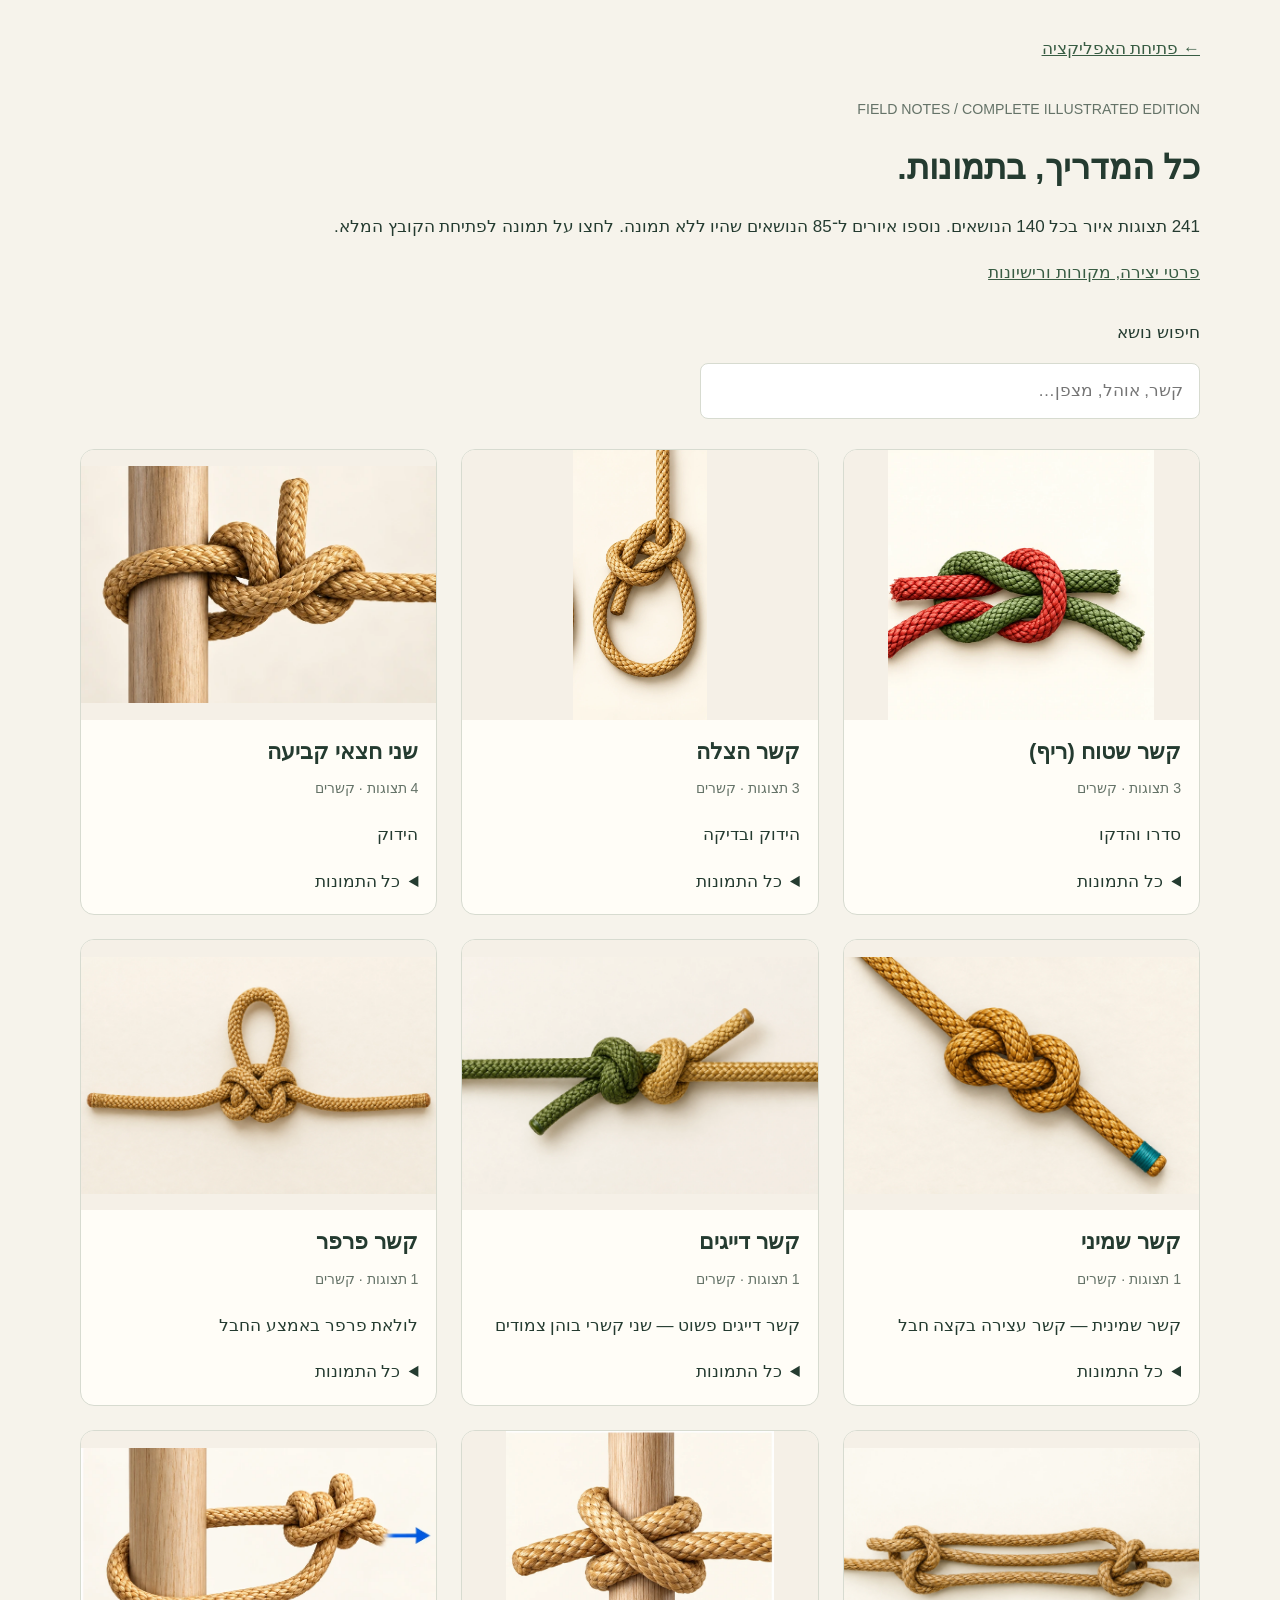
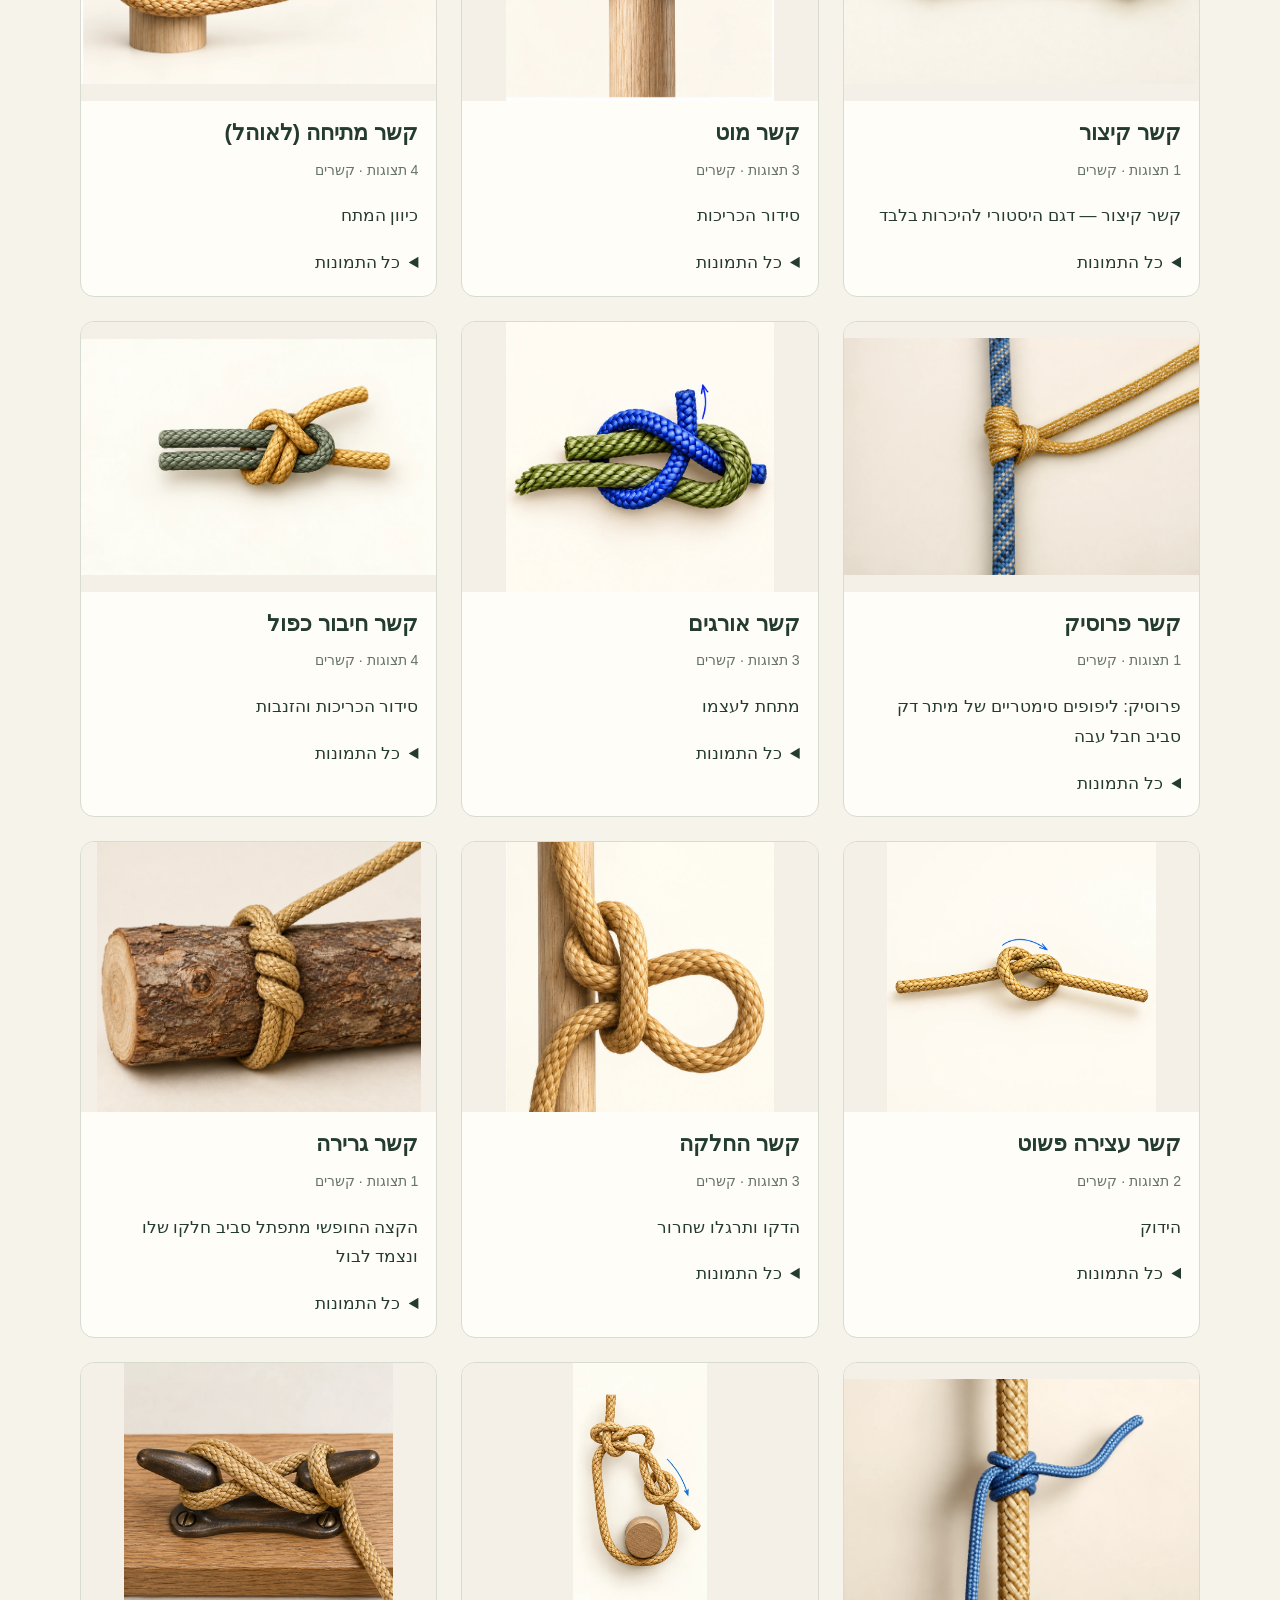
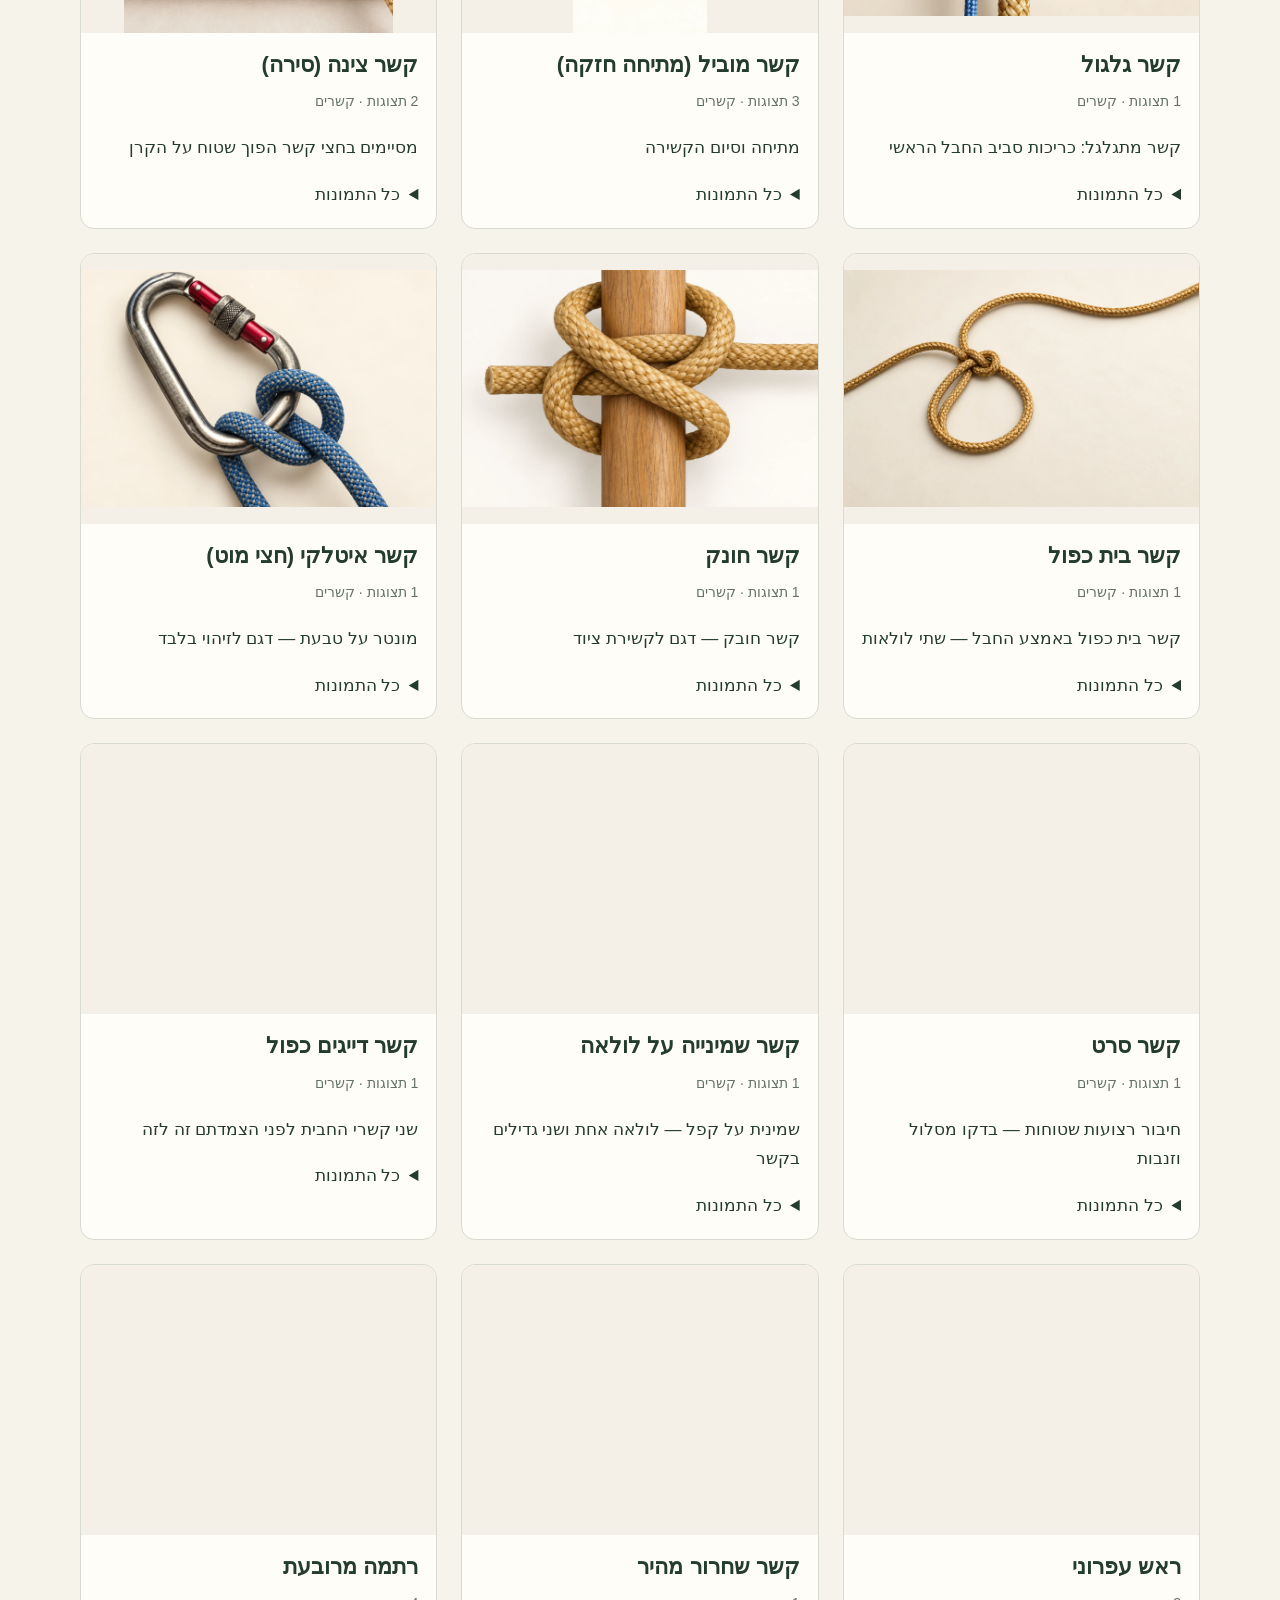
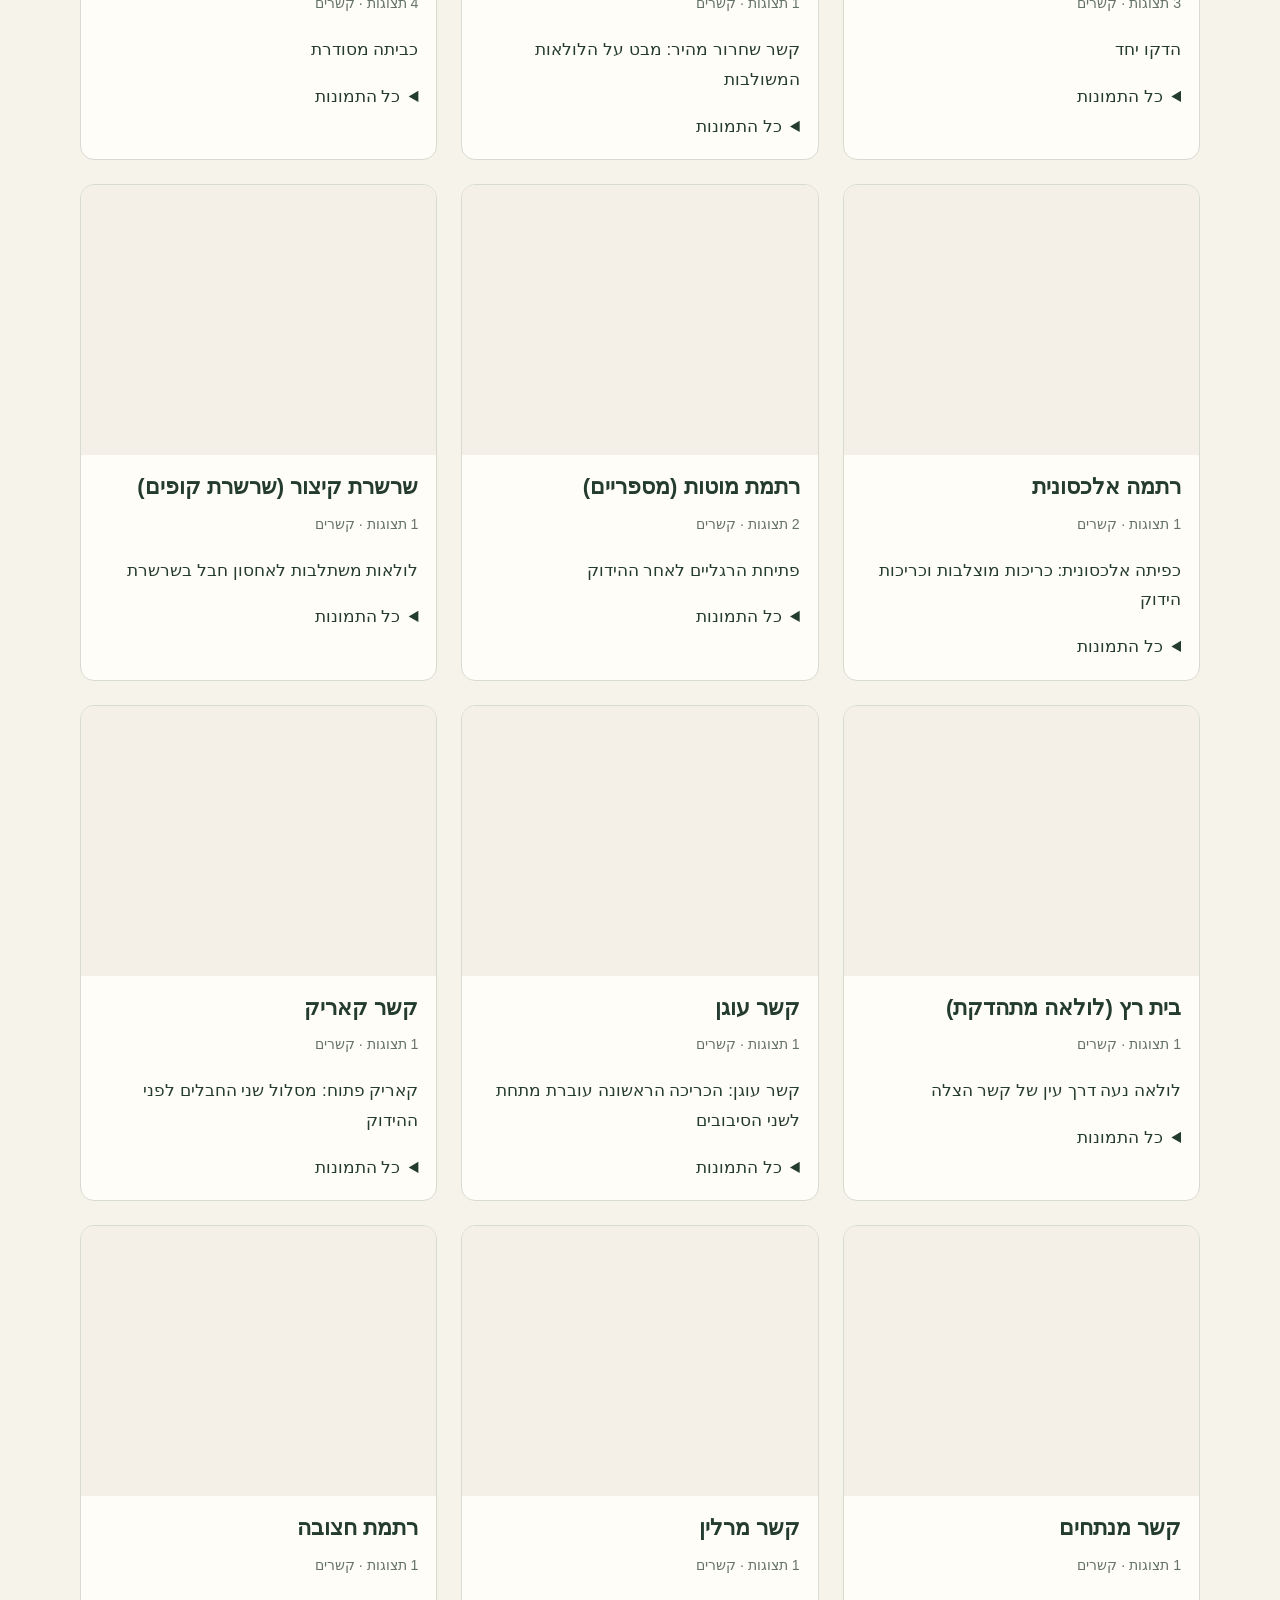
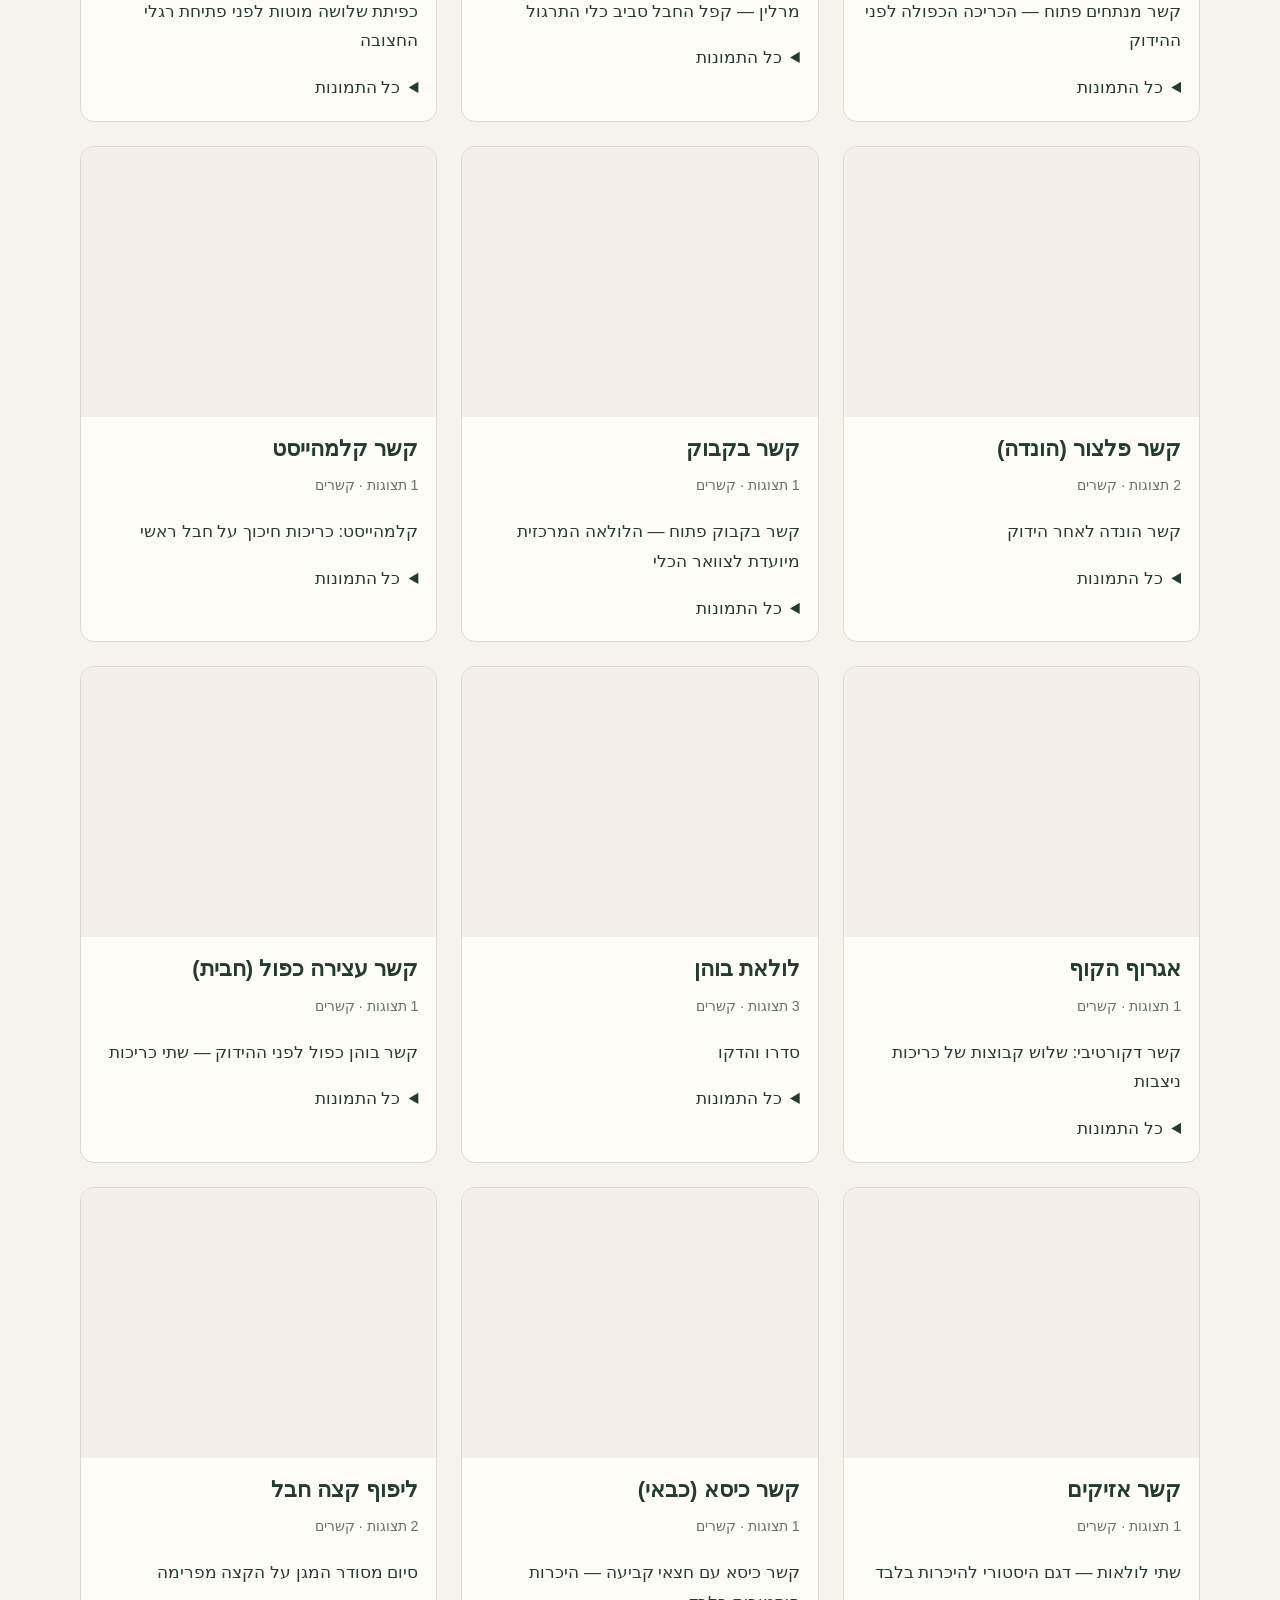
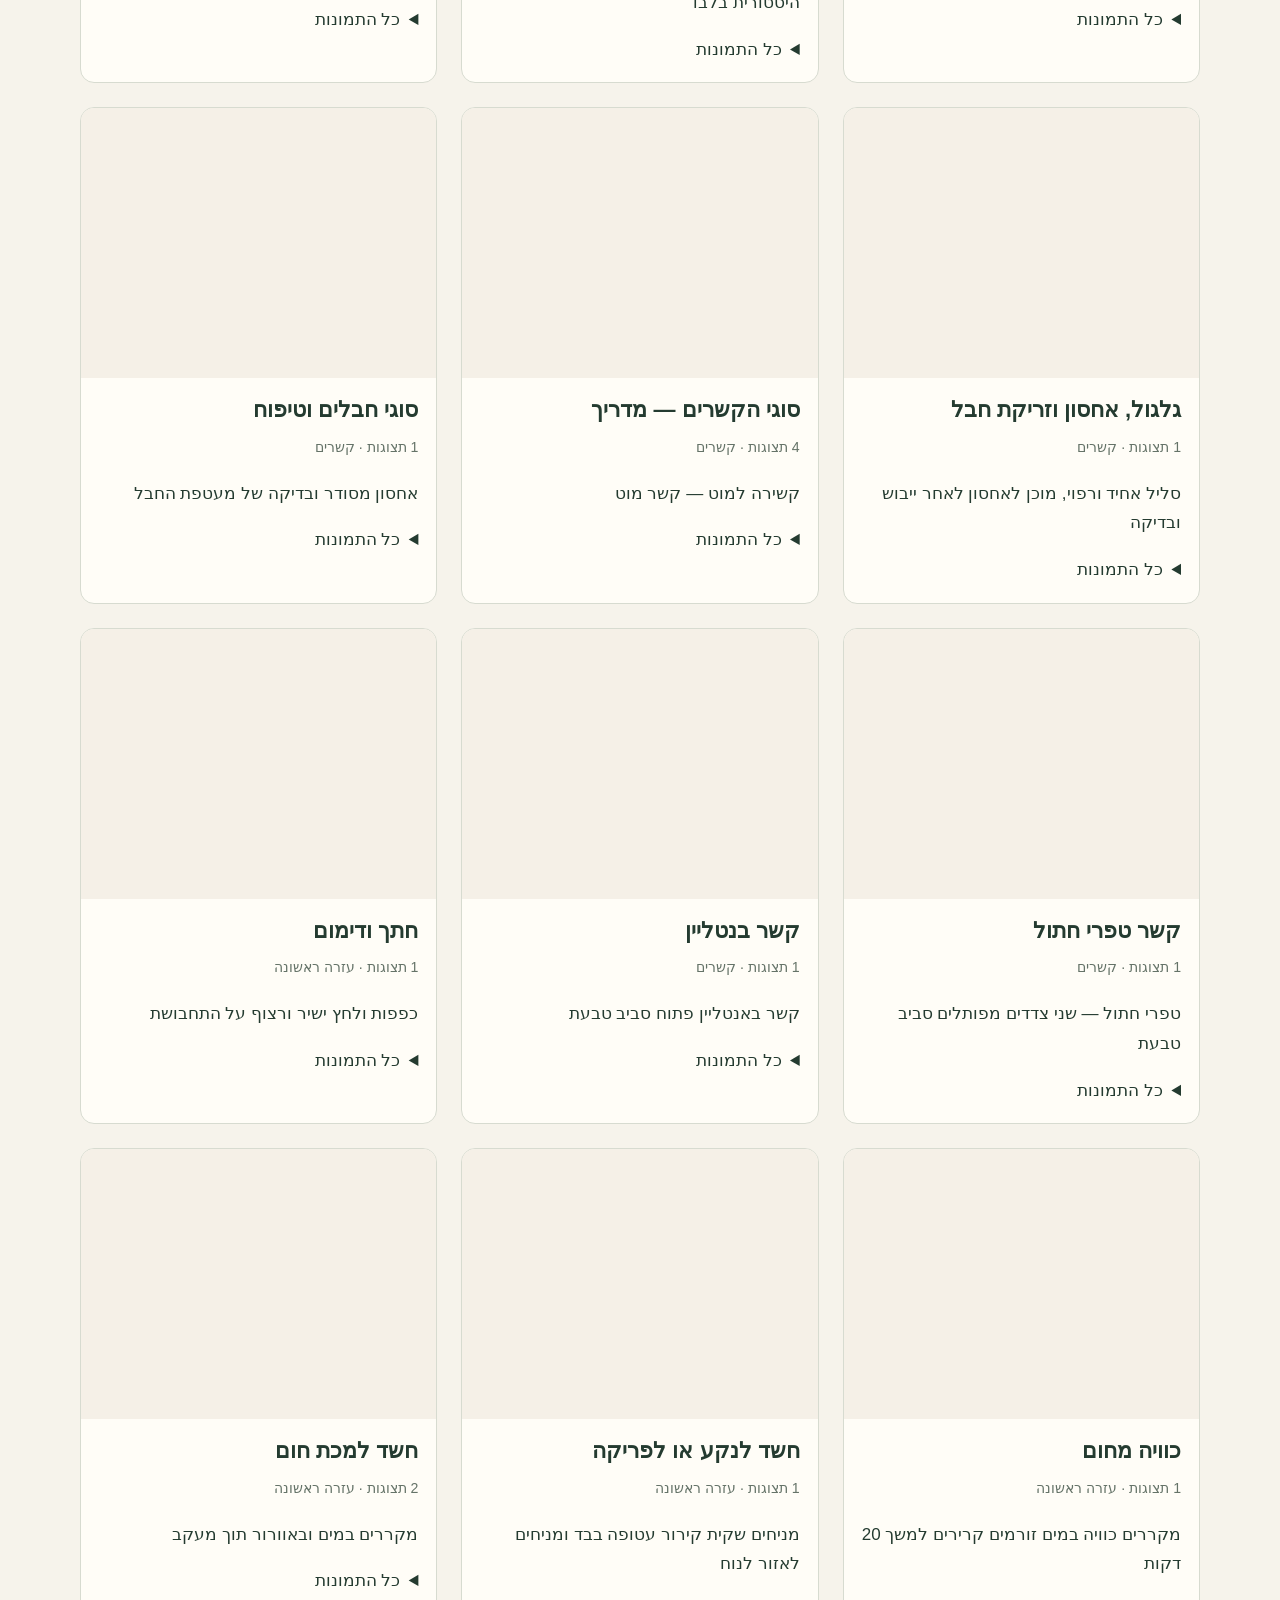
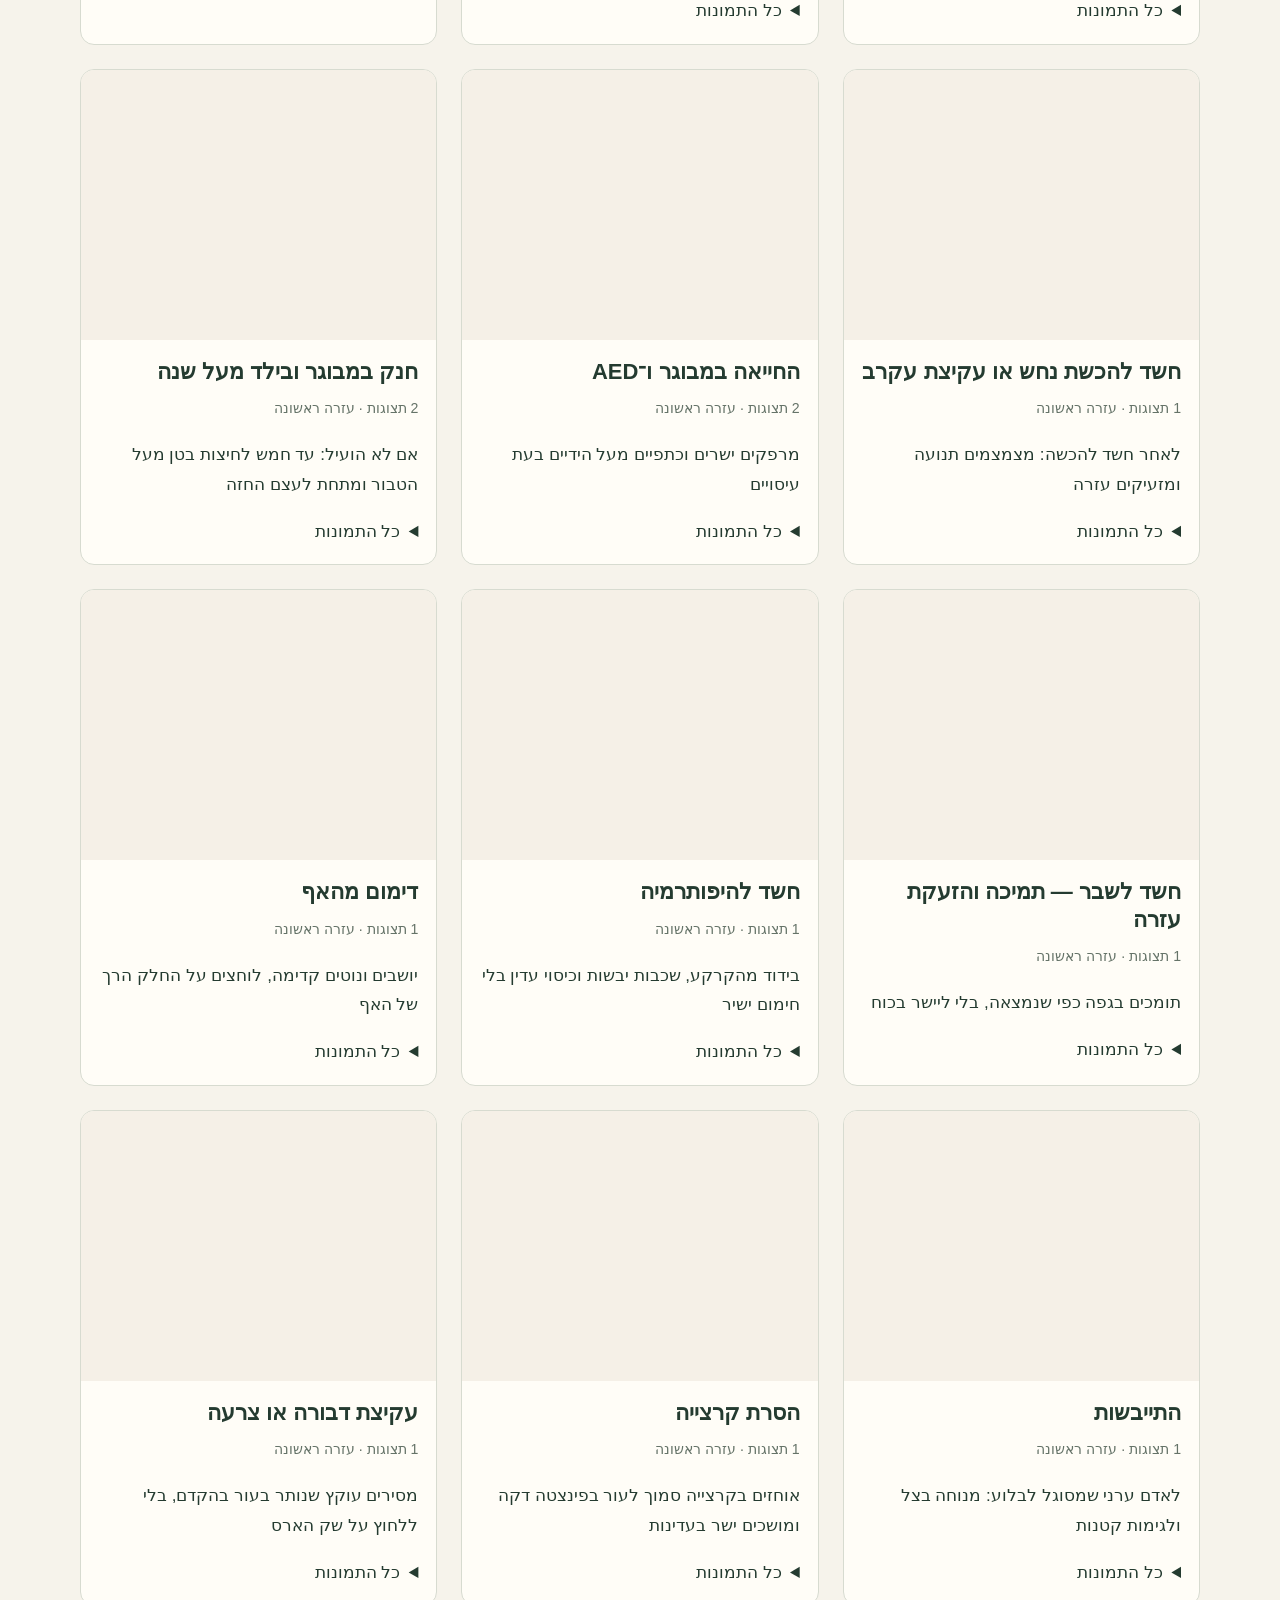
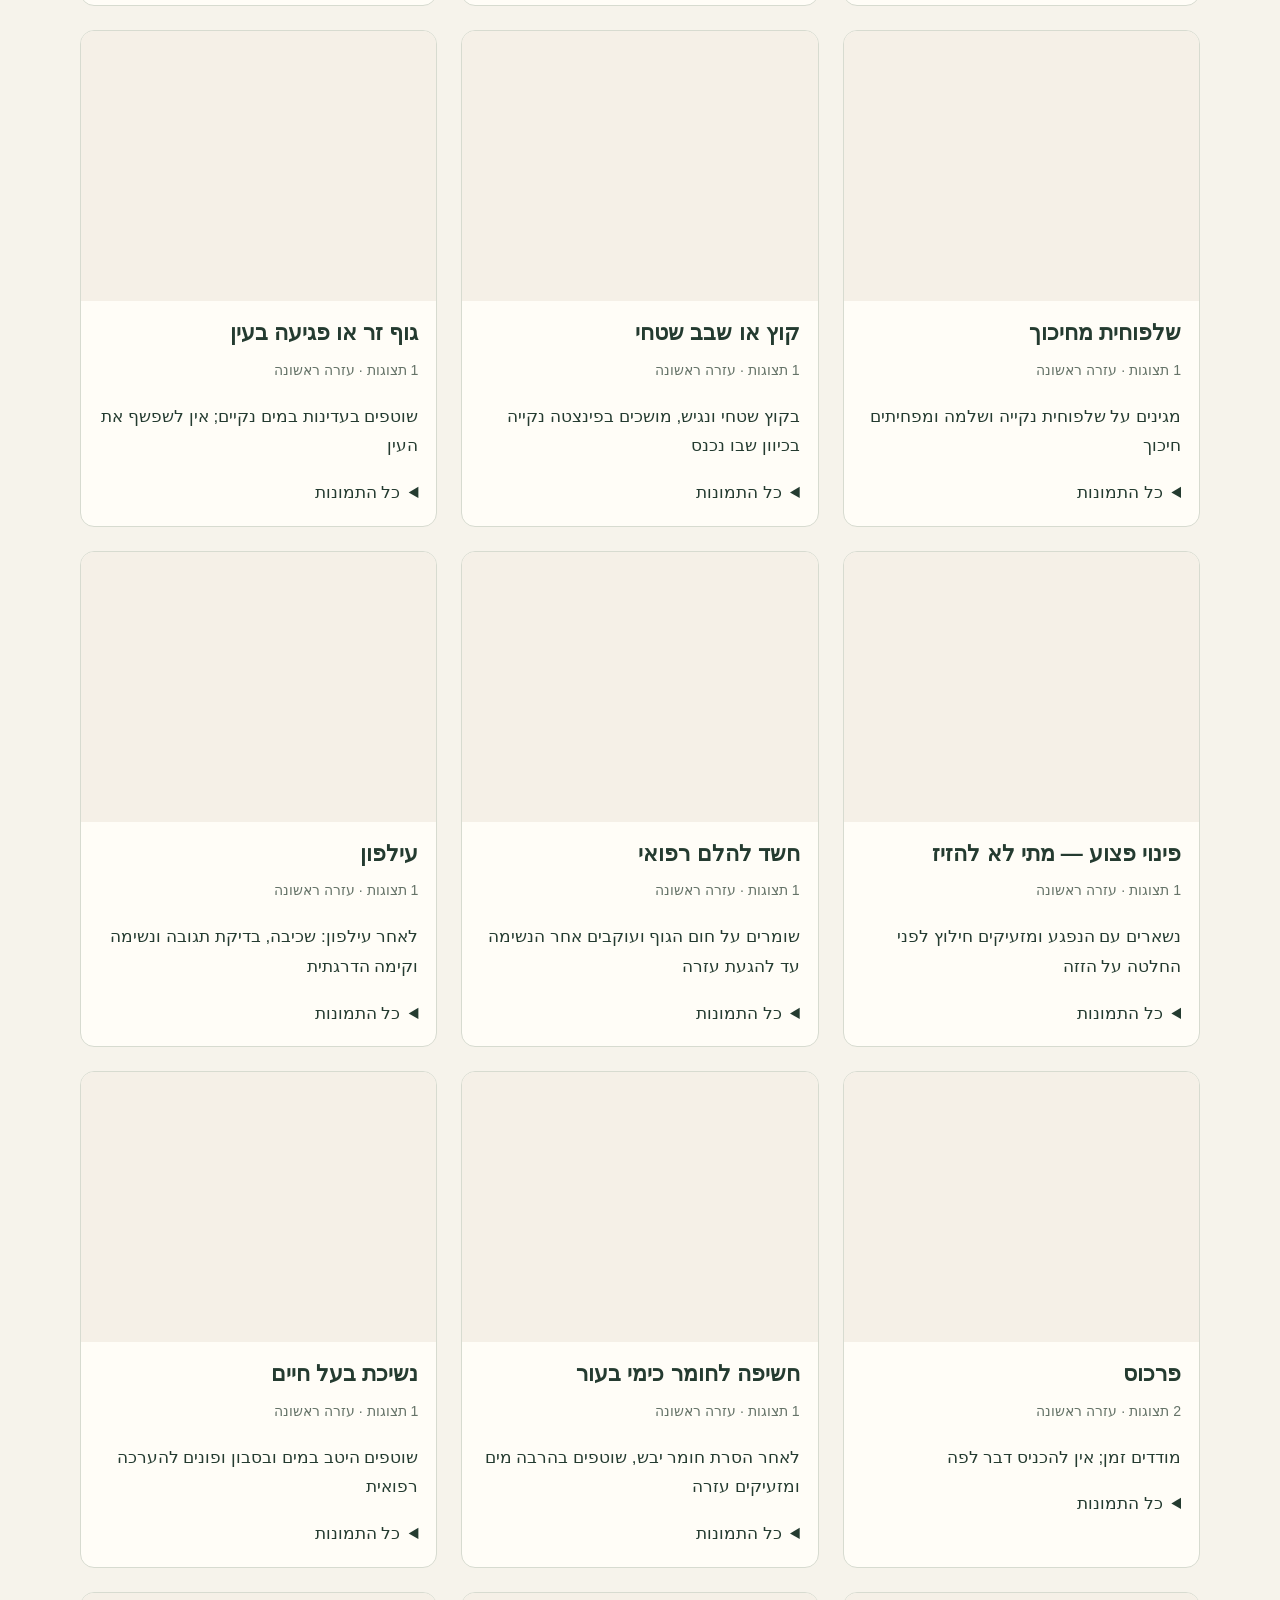
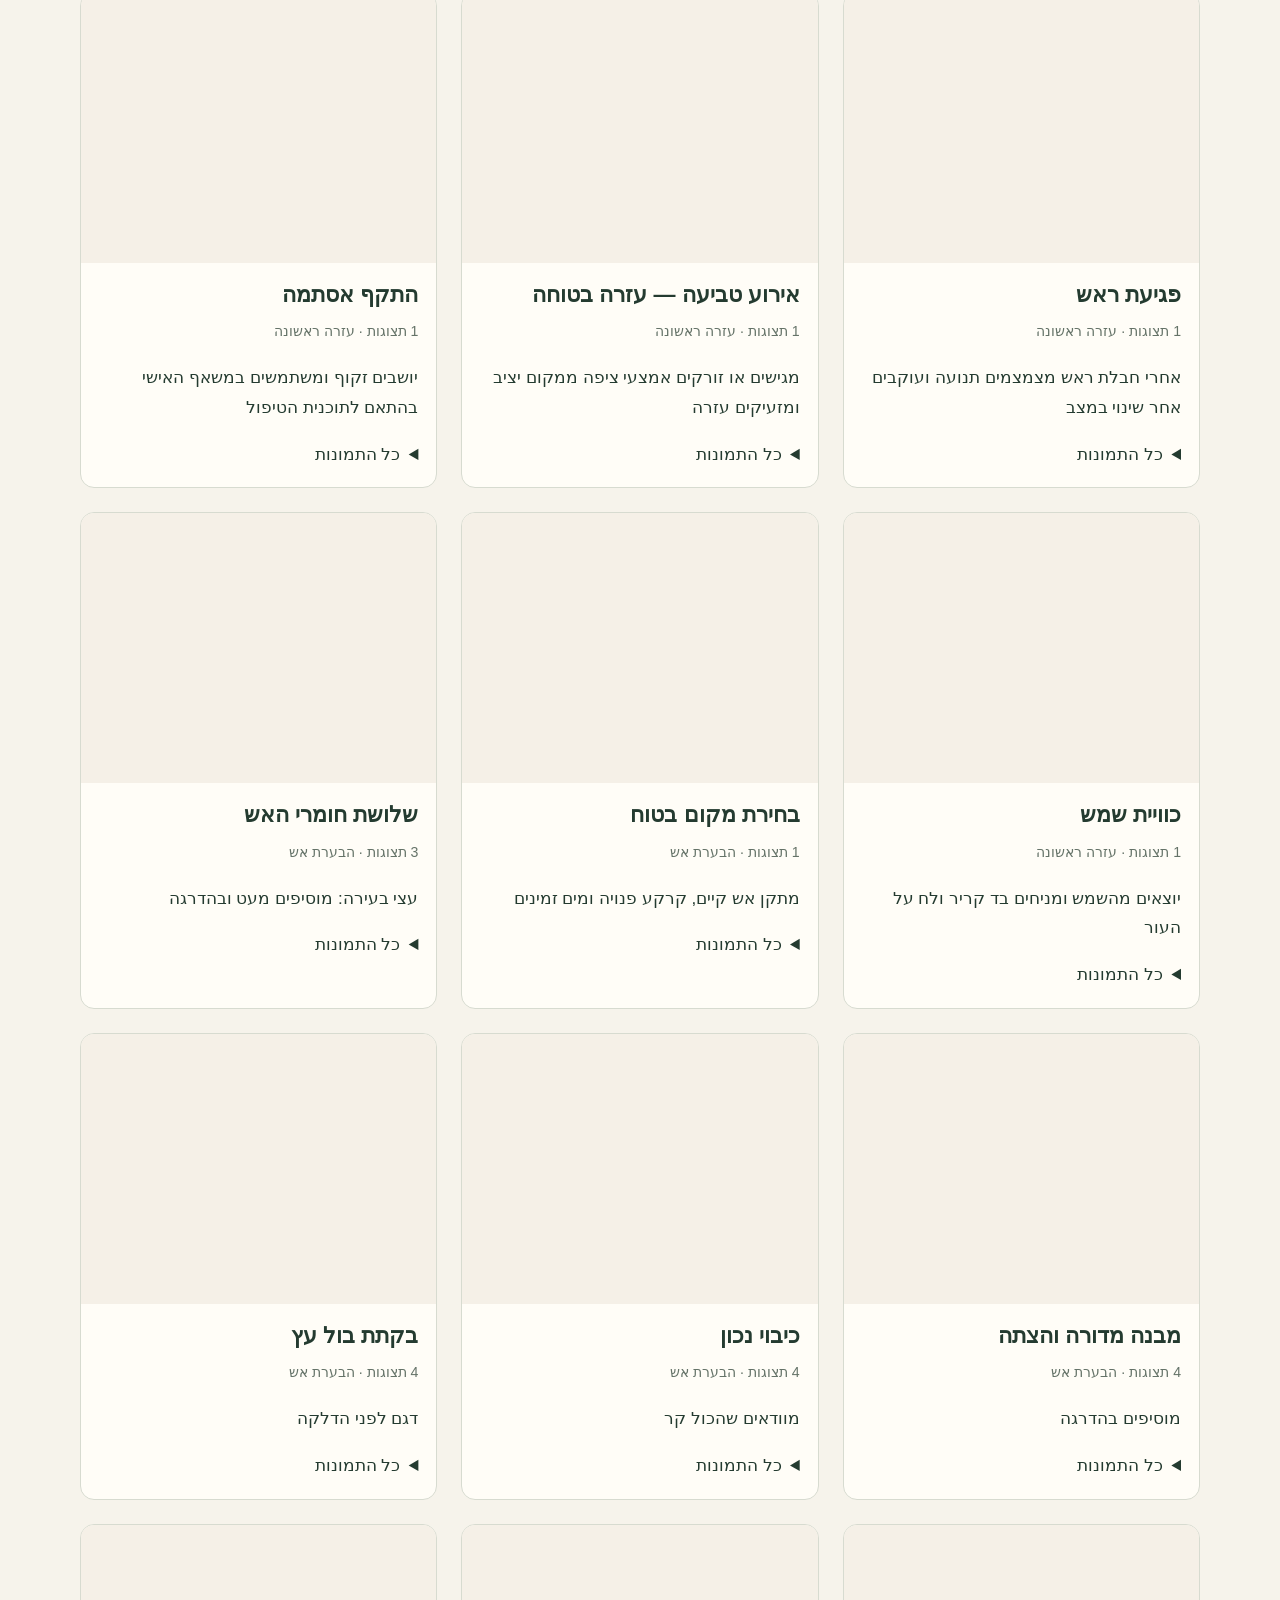
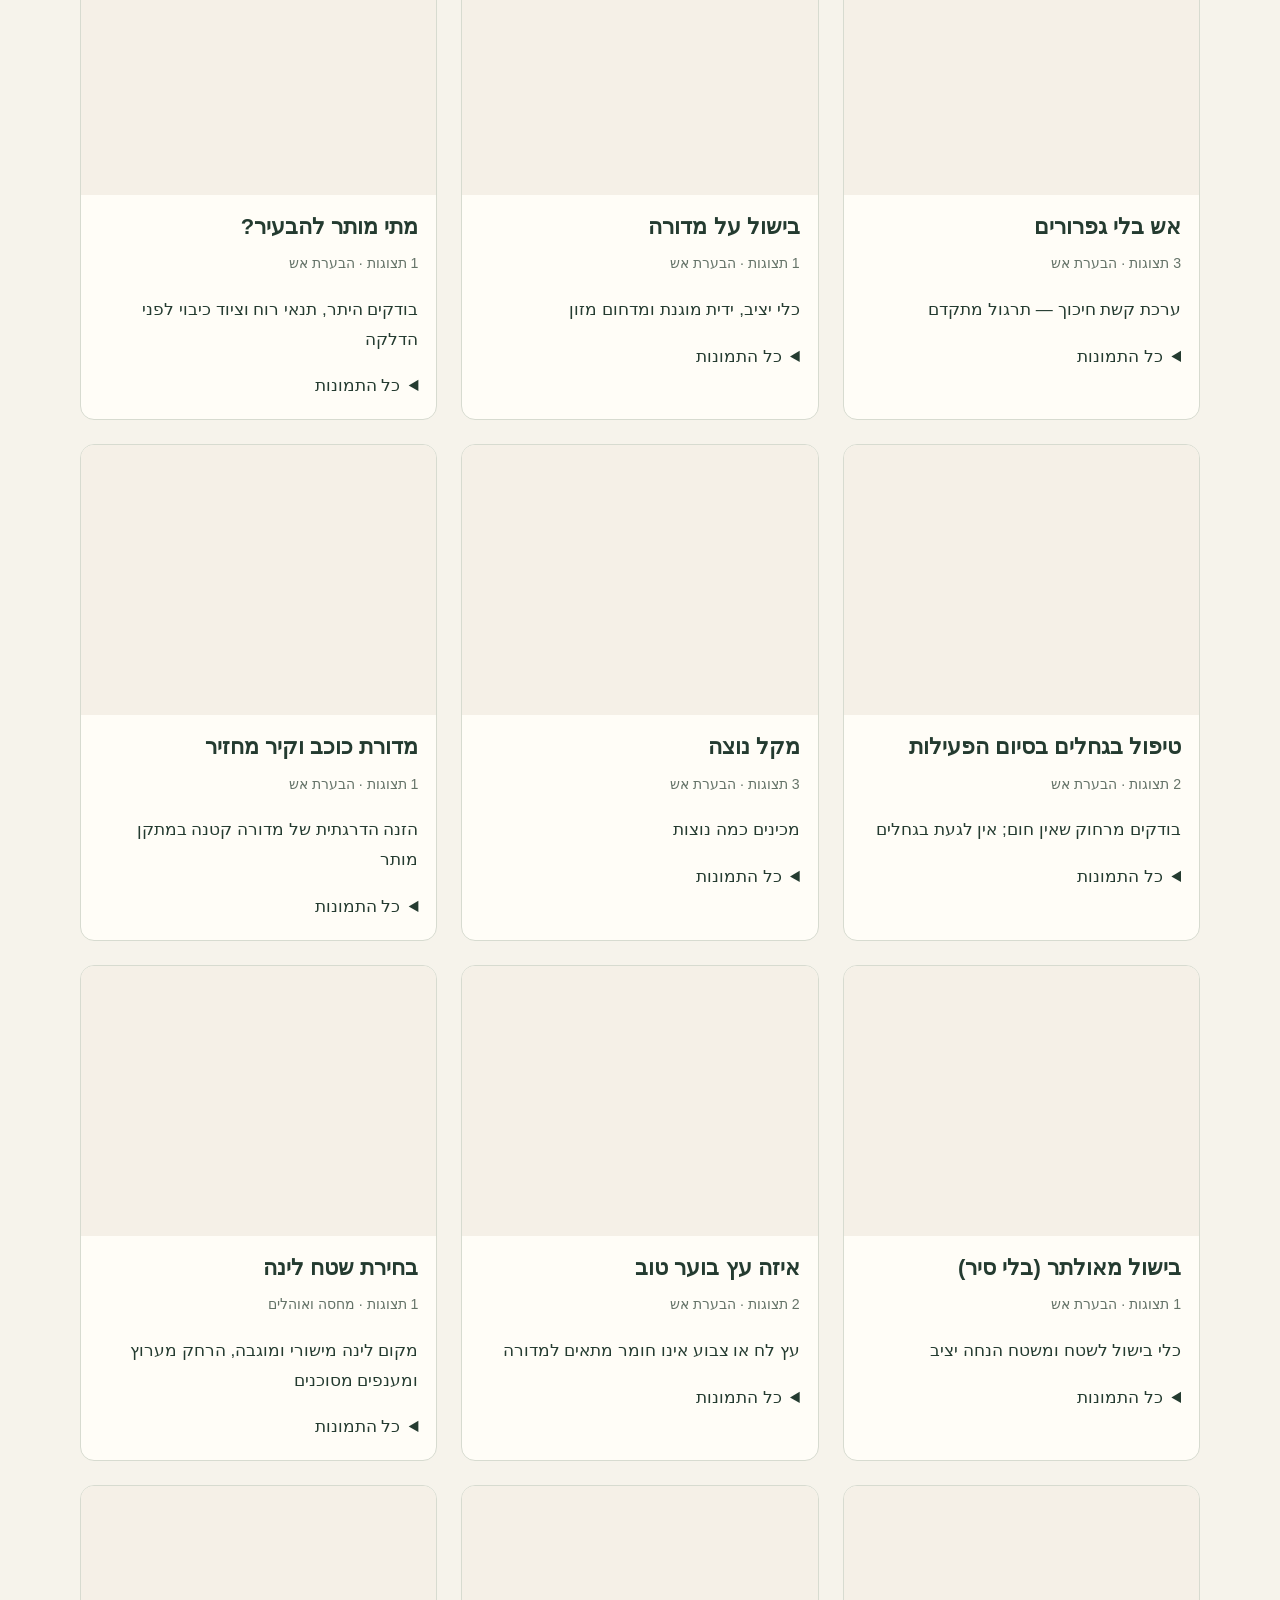
<file: basic-art-review.html>
<!doctype html><html lang="he" dir="rtl"><meta charset="utf-8"><meta http-equiv="refresh" content="0;url=illustrations-review.html"><title>האיורים החדשים</title><a href="illustrations-review.html">פתיחת אטלס האיורים החדש</a></html>
</file>
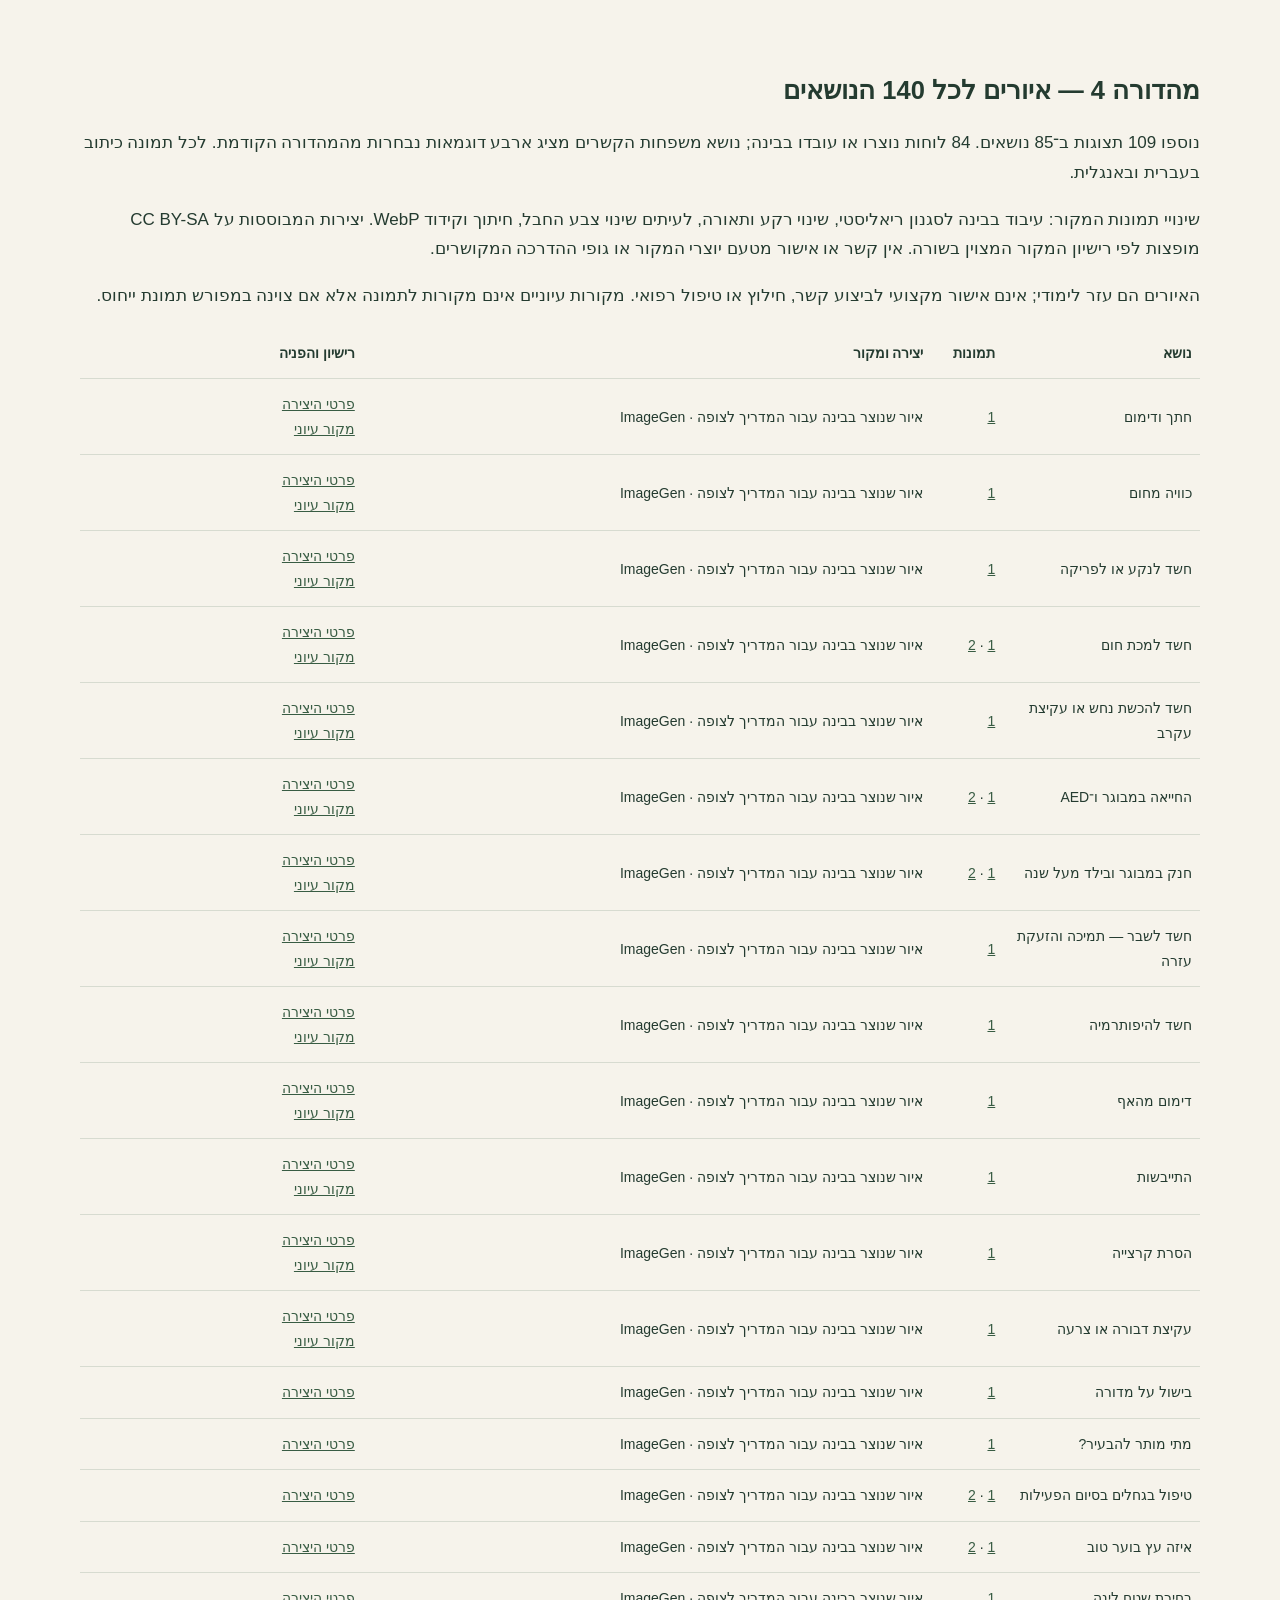
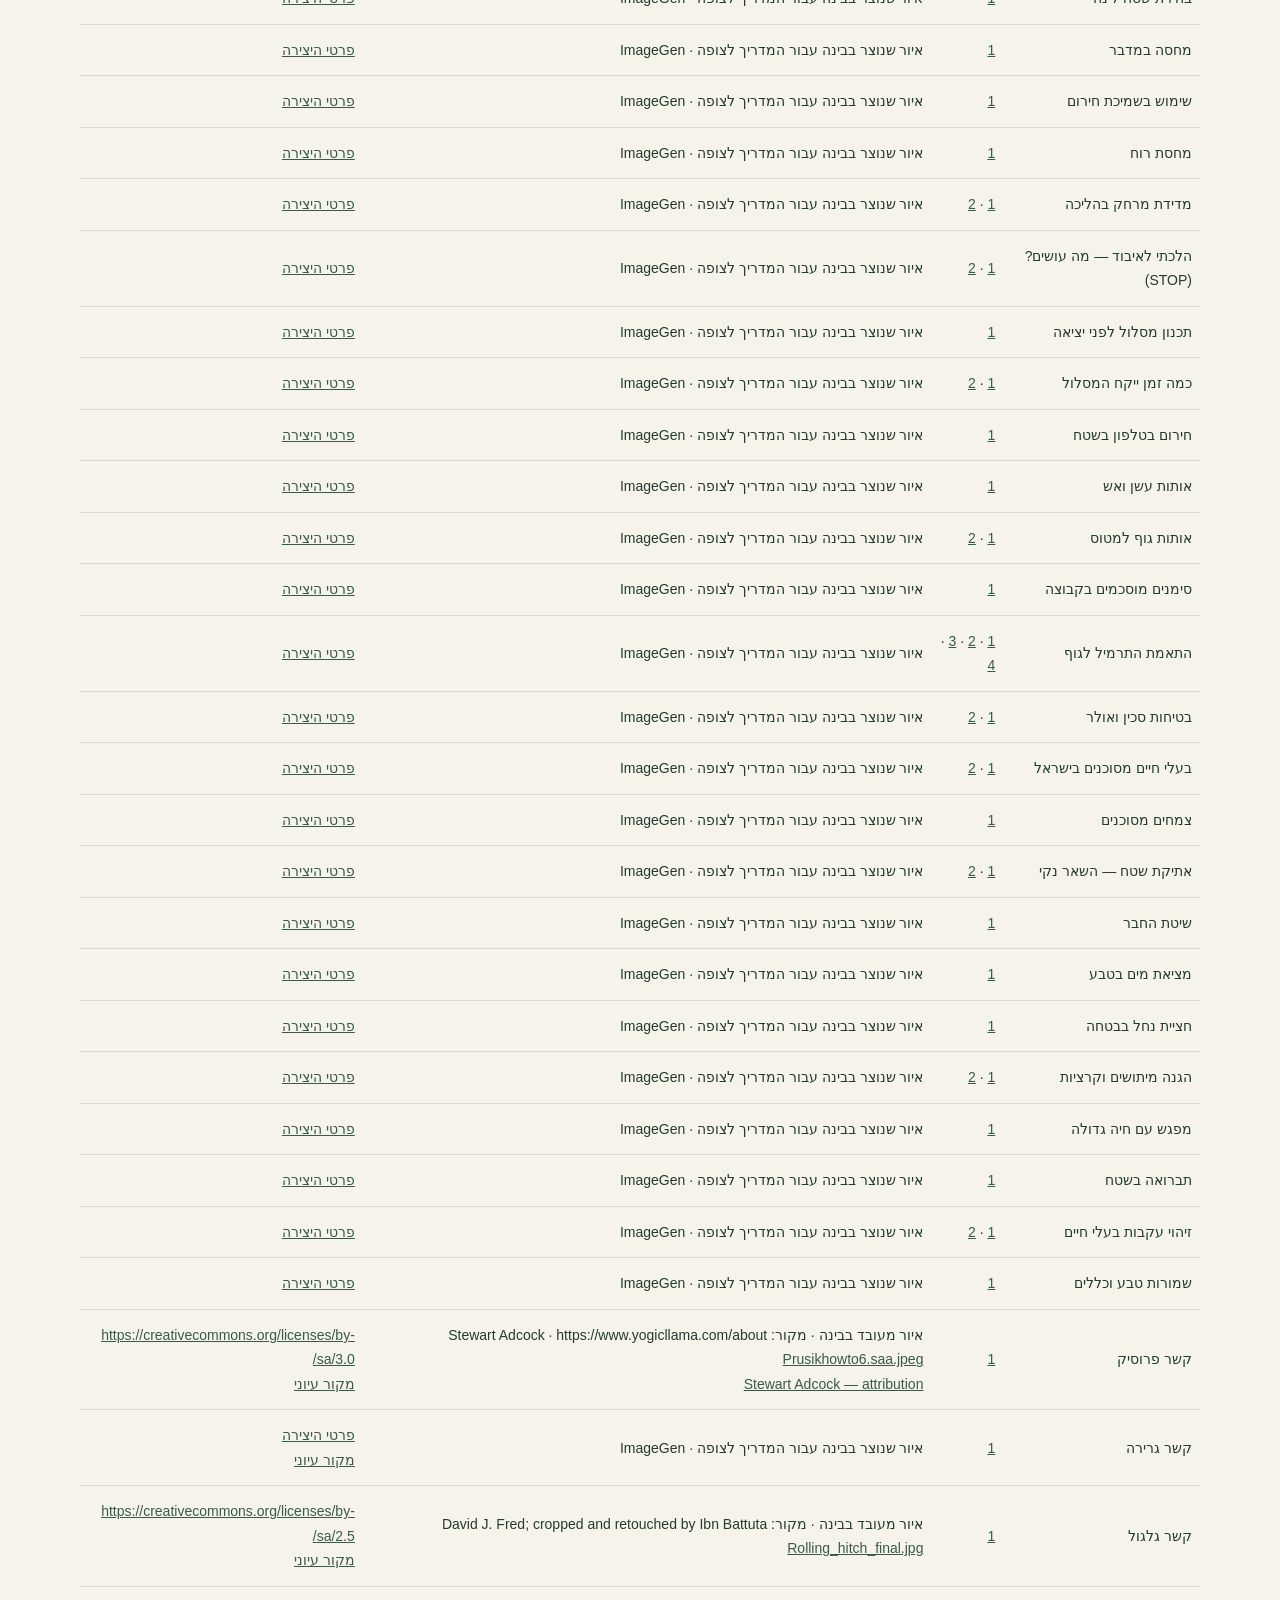
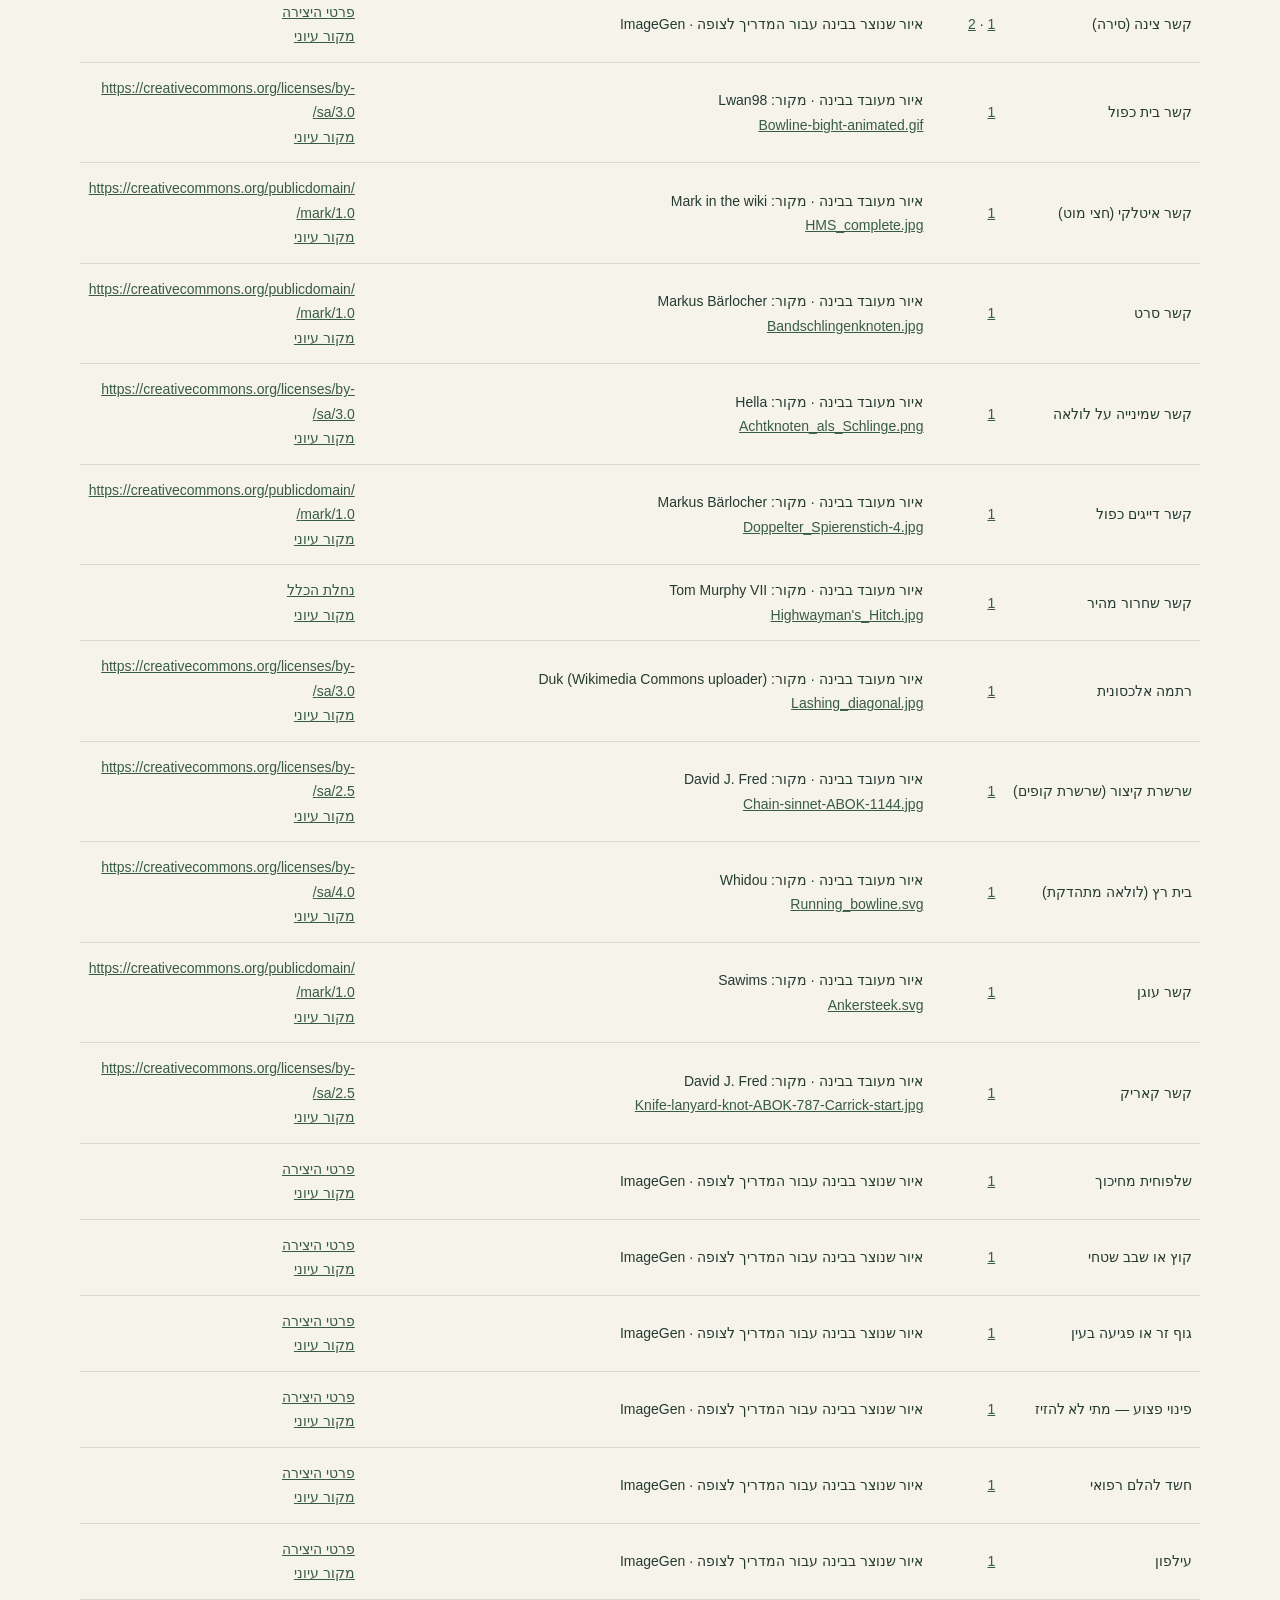
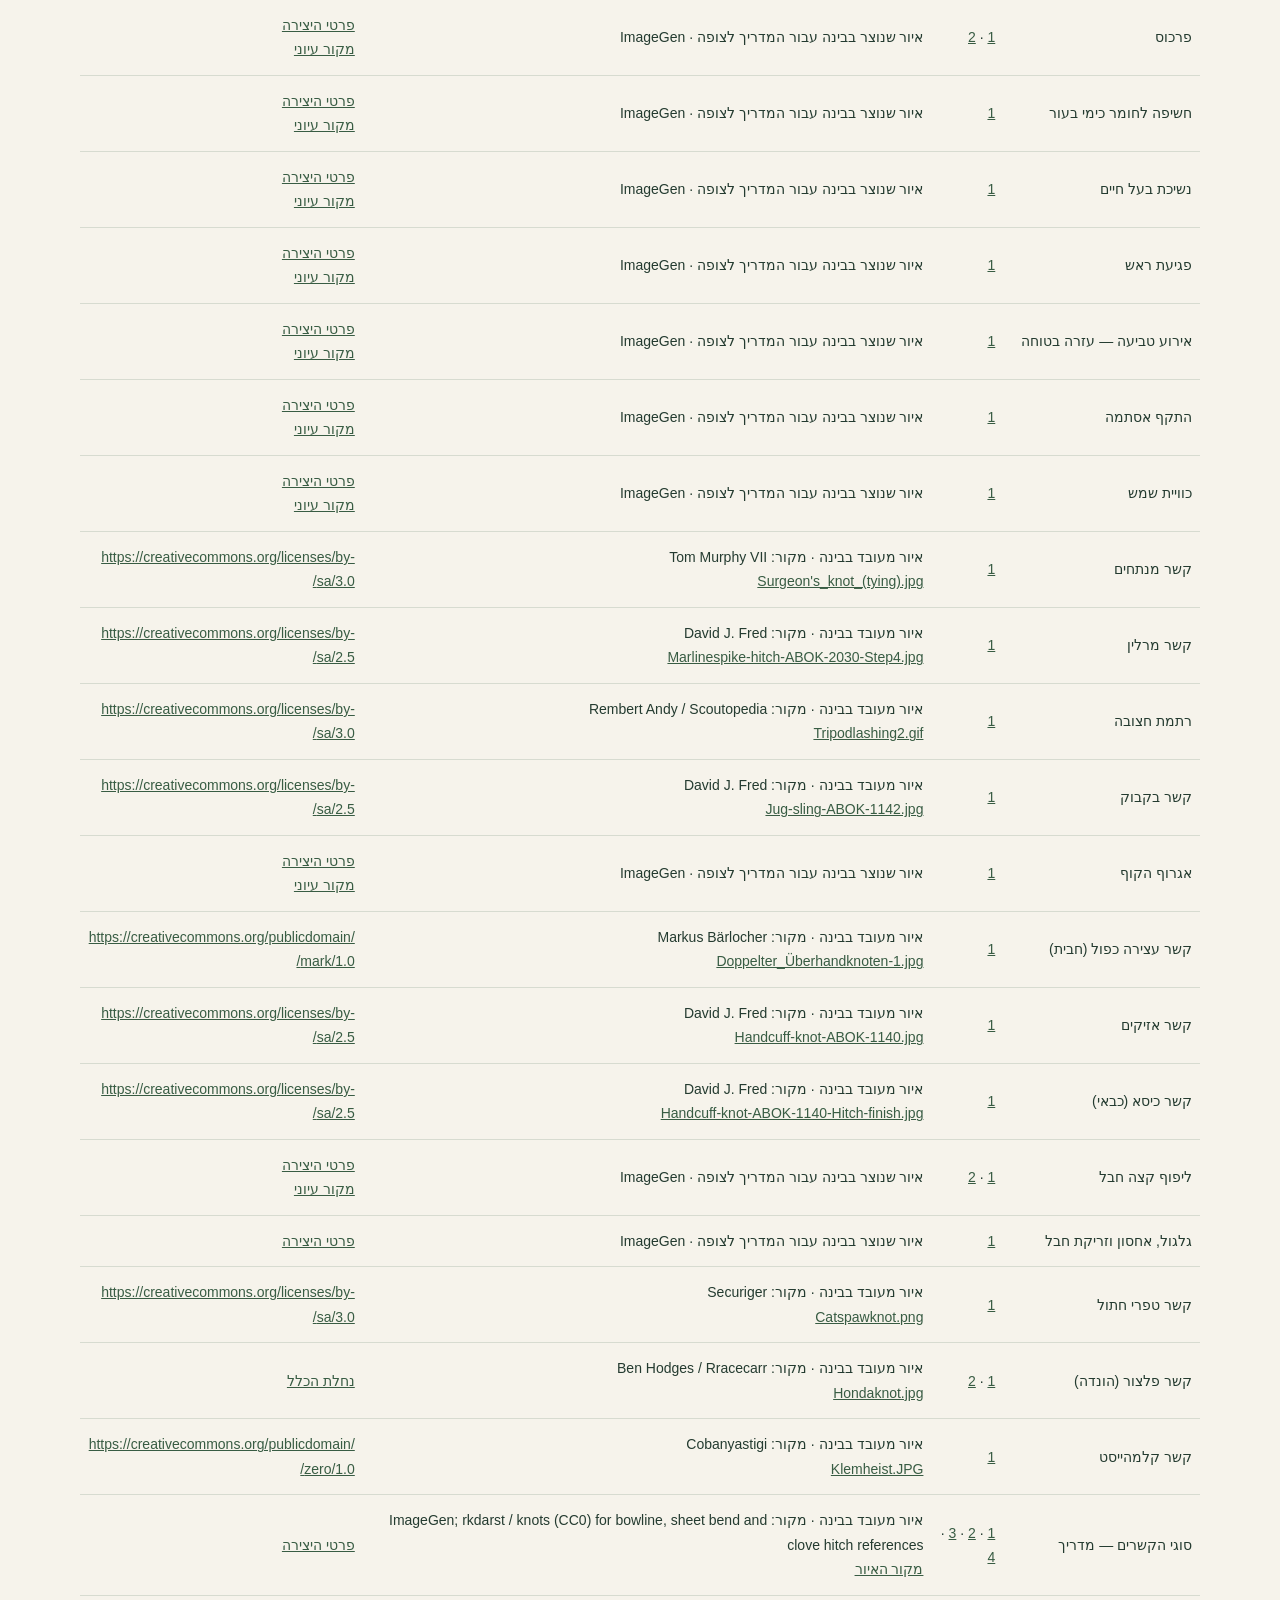
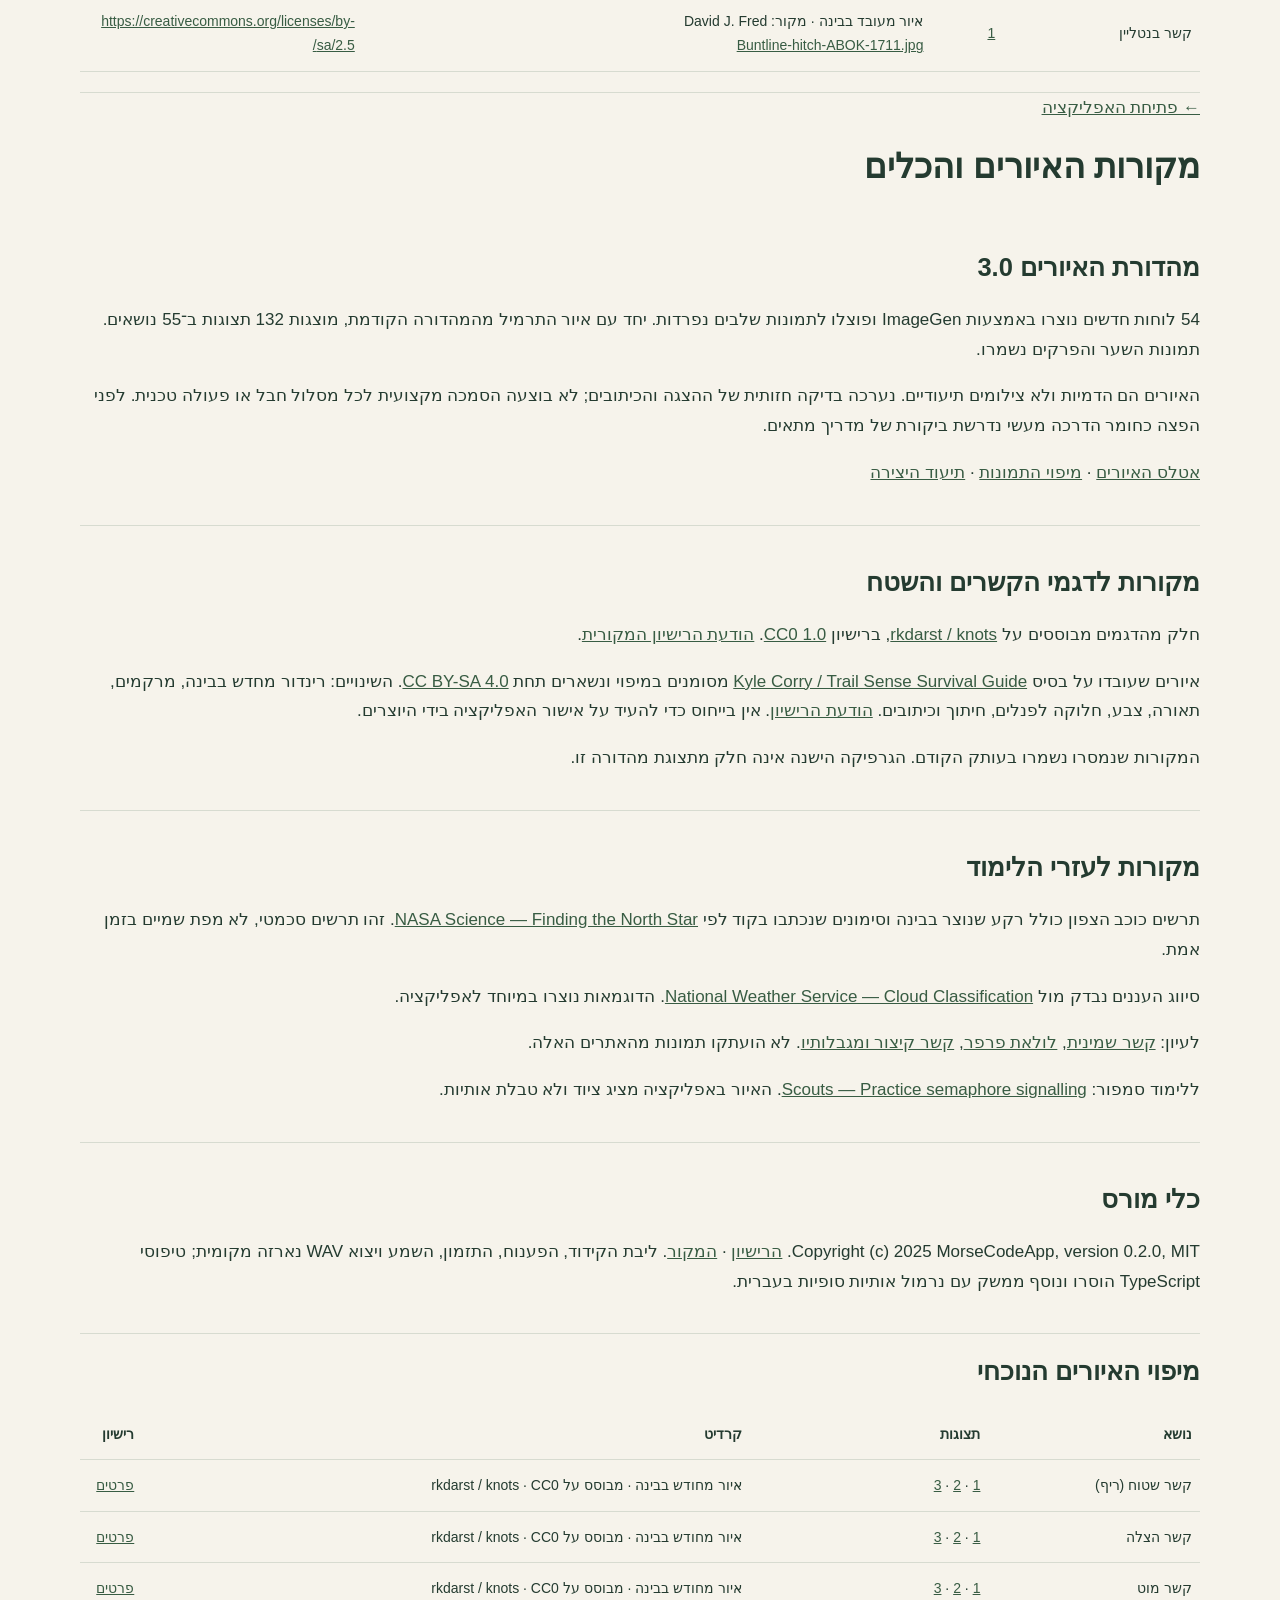
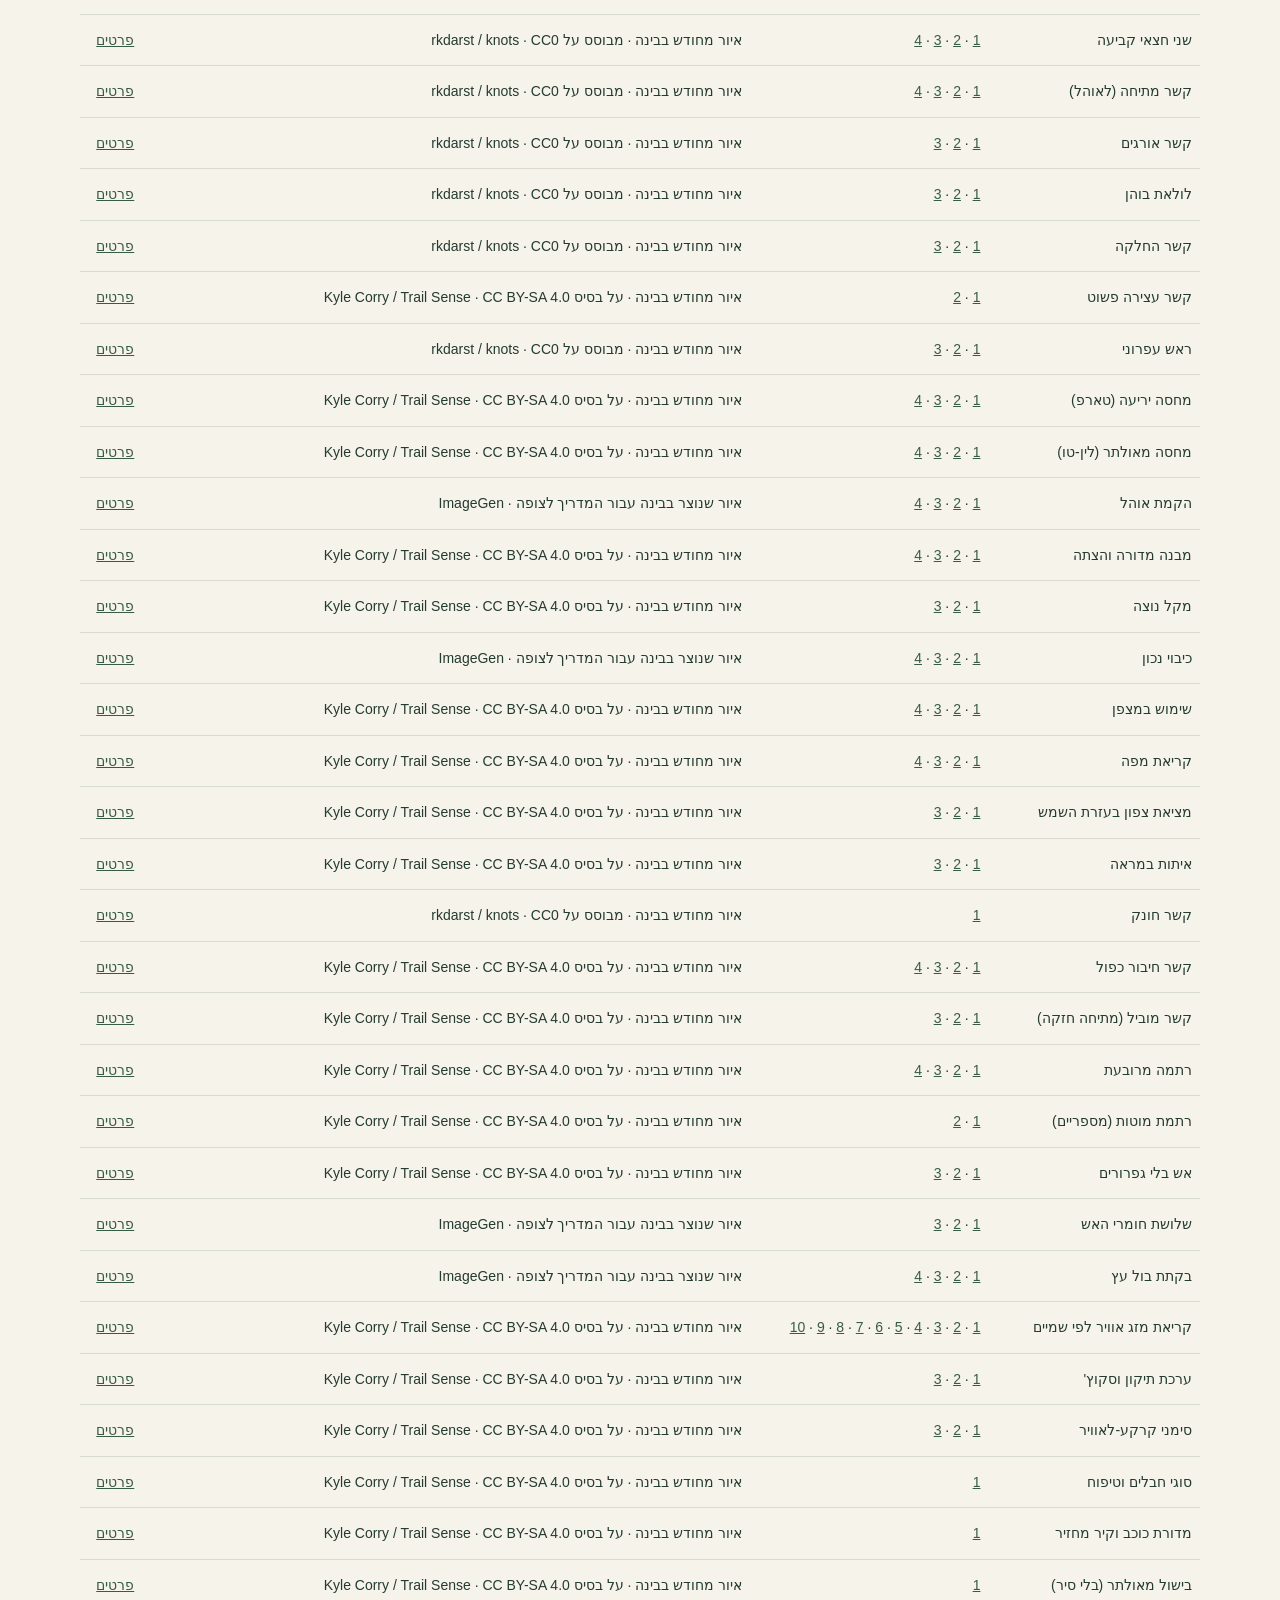
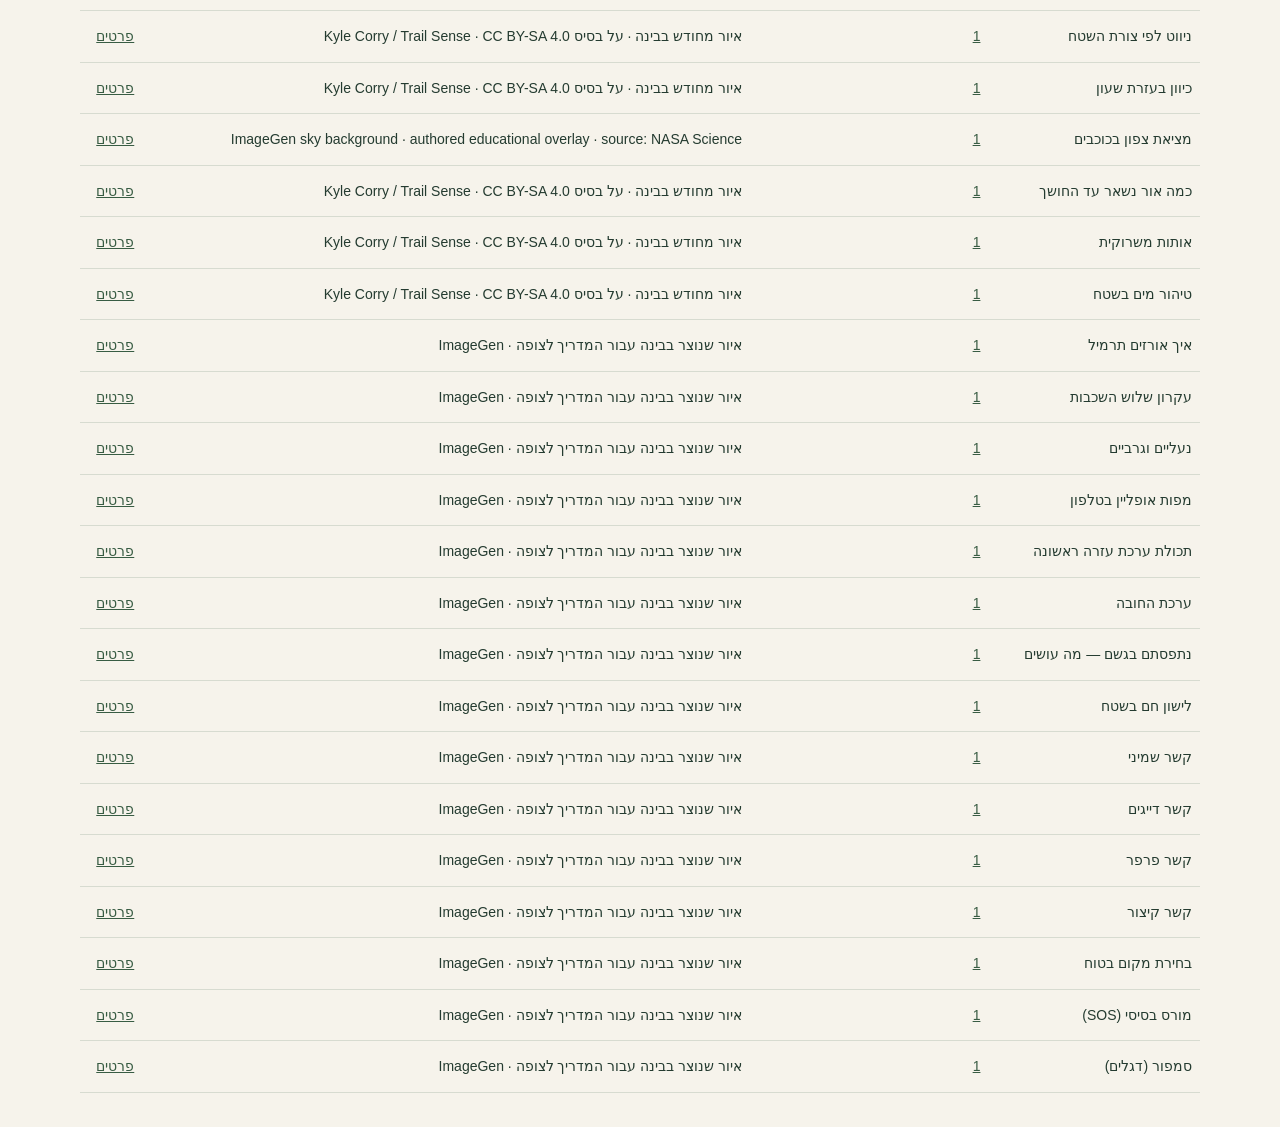
<file: credits.html>
<!doctype html><html lang="he" dir="rtl"><head><meta charset="utf-8"><meta name="viewport" content="width=device-width,initial-scale=1"><title>מקורות ורישיונות — המדריך לצופה</title><style>body{margin:0;background:#f6f3eb;color:#243b30;font:17px/1.75 "Segoe UI",Arial,sans-serif}main{max-width:1120px;margin:auto;padding:34px 22px}a{color:#385c43}h1,h2{line-height:1.25}header{padding:30px 0}small{color:#657368}.grid{display:grid;grid-template-columns:repeat(3,minmax(0,1fr));gap:24px}.plate{background:#fffdf7;border:1px solid #d7dbd0;border-radius:14px;overflow:hidden}.plate img{display:block;width:100%;height:270px;object-fit:contain;background:#f5f0e7}.plate>div{padding:18px}.plate h2{margin:0 0 8px;font-size:22px}section{padding:20px 0;border-bottom:1px solid #d7dbd0}table{border-collapse:collapse;width:100%;font-size:14px}td,th{text-align:start;padding:13px 8px;border-bottom:1px solid #d7dbd0;overflow-wrap:anywhere}.scroll{overflow:auto}input{padding:12px 16px;max-width:500px;width:calc(100% - 34px);font:inherit;border:1px solid #d7dbd0;border-radius:8px;margin:15px 0 30px}@media(max-width:850px){.grid{grid-template-columns:repeat(2,minmax(0,1fr))}}@media(max-width:560px){.grid{grid-template-columns:1fr}}</style></head><body><main><section id="edition4"><h1>מהדורה 4 — איורים לכל 140 הנושאים</h1><p>נוספו 109 תצוגות ב־85 נושאים. 84 לוחות נוצרו או עובדו בבינה; נושא משפחות הקשרים מציג ארבע דוגמאות נבחרות מהמהדורה הקודמת. לכל תמונה כיתוב בעברית ובאנגלית.</p><p>שינויי תמונות המקור: עיבוד בבינה לסגנון ריאליסטי, שינוי רקע ותאורה, לעיתים שינוי צבע החבל, חיתוך וקידוד WebP. יצירות המבוססות על CC BY-SA מופצות לפי רישיון המקור המצוין בשורה. אין קשר או אישור מטעם יוצרי המקור או גופי ההדרכה המקושרים.</p><p>האיורים הם עזר לימודי; אינם אישור מקצועי לביצוע קשר, חילוץ או טיפול רפואי. מקורות עיוניים אינם מקורות לתמונה אלא אם צוינה במפורש תמונת ייחוס.</p><div class="scroll"><table><thead><tr><th>נושא</th><th>תמונות</th><th>יצירה ומקור</th><th>רישיון והפניה</th></tr></thead><tbody><tr><td>חתך ודימום</td><td><a href="illustrations/additions/bleeding-1.webp">1</a></td><td>איור שנוצר בבינה עבור המדריך לצופה · ImageGen</td><td><a href="credits.html#edition4">פרטי היצירה</a><br><a href="https://www.sja.org.uk/first-aid-advice/severe-bleeding/">מקור עיוני</a></td></tr><tr><td>כוויה מחום</td><td><a href="illustrations/additions/burn-1.webp">1</a></td><td>איור שנוצר בבינה עבור המדריך לצופה · ImageGen</td><td><a href="credits.html#edition4">פרטי היצירה</a><br><a href="https://www.nhs.uk/conditions/burns-and-scalds/">מקור עיוני</a></td></tr><tr><td>חשד לנקע או לפריקה</td><td><a href="illustrations/additions/sprain-1.webp">1</a></td><td>איור שנוצר בבינה עבור המדריך לצופה · ImageGen</td><td><a href="credits.html#edition4">פרטי היצירה</a><br><a href="https://www.nhs.uk/conditions/sprains-and-strains/">מקור עיוני</a></td></tr><tr><td>חשד למכת חום</td><td><a href="illustrations/additions/heat-1.webp">1</a> · <a href="illustrations/additions/heat-2.webp">2</a></td><td>איור שנוצר בבינה עבור המדריך לצופה · ImageGen</td><td><a href="credits.html#edition4">פרטי היצירה</a><br><a href="https://www.nhs.uk/conditions/heat-exhaustion-heatstroke/">מקור עיוני</a></td></tr><tr><td>חשד להכשת נחש או עקיצת עקרב</td><td><a href="illustrations/additions/sting-1.webp">1</a></td><td>איור שנוצר בבינה עבור המדריך לצופה · ImageGen</td><td><a href="credits.html#edition4">פרטי היצירה</a><br><a href="https://www.mdais.org/101/snake-bite?page=186">מקור עיוני</a></td></tr><tr><td>החייאה במבוגר ו־AED</td><td><a href="illustrations/additions/cpr-1.webp">1</a> · <a href="illustrations/additions/cpr-2.webp">2</a></td><td>איור שנוצר בבינה עבור המדריך לצופה · ImageGen</td><td><a href="credits.html#edition4">פרטי היצירה</a><br><a href="https://www.redcross.org/take-a-class/cpr/performing-cpr/hands-only-cpr">מקור עיוני</a></td></tr><tr><td>חנק במבוגר ובילד מעל שנה</td><td><a href="illustrations/additions/choking-1.webp">1</a> · <a href="illustrations/additions/choking-2.webp">2</a></td><td>איור שנוצר בבינה עבור המדריך לצופה · ImageGen</td><td><a href="credits.html#edition4">פרטי היצירה</a><br><a href="https://www.redcross.org/take-a-class/resources/learn-first-aid/adult-child-choking">מקור עיוני</a></td></tr><tr><td>חשד לשבר — תמיכה והזעקת עזרה</td><td><a href="illustrations/additions/fracture-1.webp">1</a></td><td>איור שנוצר בבינה עבור המדריך לצופה · ImageGen</td><td><a href="credits.html#edition4">פרטי היצירה</a><br><a href="https://www.sja.org.uk/first-aid-advice/fractures-and-broken-bones/">מקור עיוני</a></td></tr><tr><td>חשד להיפותרמיה</td><td><a href="illustrations/additions/hypothermia-1.webp">1</a></td><td>איור שנוצר בבינה עבור המדריך לצופה · ImageGen</td><td><a href="credits.html#edition4">פרטי היצירה</a><br><a href="https://www.nhs.uk/conditions/hypothermia/">מקור עיוני</a></td></tr><tr><td>דימום מהאף</td><td><a href="illustrations/additions/nosebleed-1.webp">1</a></td><td>איור שנוצר בבינה עבור המדריך לצופה · ImageGen</td><td><a href="credits.html#edition4">פרטי היצירה</a><br><a href="https://www.nhs.uk/conditions/nosebleed/">מקור עיוני</a></td></tr><tr><td>התייבשות</td><td><a href="illustrations/additions/dehydration-1.webp">1</a></td><td>איור שנוצר בבינה עבור המדריך לצופה · ImageGen</td><td><a href="credits.html#edition4">פרטי היצירה</a><br><a href="https://www.nhs.uk/conditions/dehydration/">מקור עיוני</a></td></tr><tr><td>הסרת קרצייה</td><td><a href="illustrations/additions/tick-1.webp">1</a></td><td>איור שנוצר בבינה עבור המדריך לצופה · ImageGen</td><td><a href="credits.html#edition4">פרטי היצירה</a><br><a href="https://www.nhs.uk/conditions/insect-bites-and-stings/">מקור עיוני</a></td></tr><tr><td>עקיצת דבורה או צרעה</td><td><a href="illustrations/additions/beesting-1.webp">1</a></td><td>איור שנוצר בבינה עבור המדריך לצופה · ImageGen</td><td><a href="credits.html#edition4">פרטי היצירה</a><br><a href="https://www.nhs.uk/conditions/insect-bites-and-stings/">מקור עיוני</a></td></tr><tr><td>בישול על מדורה</td><td><a href="illustrations/additions/cooking-1.webp">1</a></td><td>איור שנוצר בבינה עבור המדריך לצופה · ImageGen</td><td><a href="credits.html#edition4">פרטי היצירה</a></td></tr><tr><td>מתי מותר להבעיר?</td><td><a href="illustrations/additions/firerules-1.webp">1</a></td><td>איור שנוצר בבינה עבור המדריך לצופה · ImageGen</td><td><a href="credits.html#edition4">פרטי היצירה</a></td></tr><tr><td>טיפול בגחלים בסיום הפעילות</td><td><a href="illustrations/additions/embers-1.webp">1</a> · <a href="illustrations/additions/embers-2.webp">2</a></td><td>איור שנוצר בבינה עבור המדריך לצופה · ImageGen</td><td><a href="credits.html#edition4">פרטי היצירה</a></td></tr><tr><td>איזה עץ בוער טוב</td><td><a href="illustrations/additions/firewood-1.webp">1</a> · <a href="illustrations/additions/firewood-2.webp">2</a></td><td>איור שנוצר בבינה עבור המדריך לצופה · ImageGen</td><td><a href="credits.html#edition4">פרטי היצירה</a></td></tr><tr><td>בחירת שטח לינה</td><td><a href="illustrations/additions/campsite-1.webp">1</a></td><td>איור שנוצר בבינה עבור המדריך לצופה · ImageGen</td><td><a href="credits.html#edition4">פרטי היצירה</a></td></tr><tr><td>מחסה במדבר</td><td><a href="illustrations/additions/desertshelter-1.webp">1</a></td><td>איור שנוצר בבינה עבור המדריך לצופה · ImageGen</td><td><a href="credits.html#edition4">פרטי היצירה</a></td></tr><tr><td>שימוש בשמיכת חירום</td><td><a href="illustrations/additions/blanket-1.webp">1</a></td><td>איור שנוצר בבינה עבור המדריך לצופה · ImageGen</td><td><a href="credits.html#edition4">פרטי היצירה</a></td></tr><tr><td>מחסת רוח</td><td><a href="illustrations/additions/windbreak-1.webp">1</a></td><td>איור שנוצר בבינה עבור המדריך לצופה · ImageGen</td><td><a href="credits.html#edition4">פרטי היצירה</a></td></tr><tr><td>מדידת מרחק בהליכה</td><td><a href="illustrations/additions/pacing-1.webp">1</a> · <a href="illustrations/additions/pacing-2.webp">2</a></td><td>איור שנוצר בבינה עבור המדריך לצופה · ImageGen</td><td><a href="credits.html#edition4">פרטי היצירה</a></td></tr><tr><td>הלכתי לאיבוד — מה עושים? (STOP)</td><td><a href="illustrations/additions/lost-1.webp">1</a> · <a href="illustrations/additions/lost-2.webp">2</a></td><td>איור שנוצר בבינה עבור המדריך לצופה · ImageGen</td><td><a href="credits.html#edition4">פרטי היצירה</a></td></tr><tr><td>תכנון מסלול לפני יציאה</td><td><a href="illustrations/additions/routeplan-1.webp">1</a></td><td>איור שנוצר בבינה עבור המדריך לצופה · ImageGen</td><td><a href="credits.html#edition4">פרטי היצירה</a></td></tr><tr><td>כמה זמן ייקח המסלול</td><td><a href="illustrations/additions/hiketime-1.webp">1</a> · <a href="illustrations/additions/hiketime-2.webp">2</a></td><td>איור שנוצר בבינה עבור המדריך לצופה · ImageGen</td><td><a href="credits.html#edition4">פרטי היצירה</a></td></tr><tr><td>חירום בטלפון בשטח</td><td><a href="illustrations/additions/phone-1.webp">1</a></td><td>איור שנוצר בבינה עבור המדריך לצופה · ImageGen</td><td><a href="credits.html#edition4">פרטי היצירה</a></td></tr><tr><td>אותות עשן ואש</td><td><a href="illustrations/additions/smokesignals-1.webp">1</a></td><td>איור שנוצר בבינה עבור המדריך לצופה · ImageGen</td><td><a href="credits.html#edition4">פרטי היצירה</a></td></tr><tr><td>אותות גוף למטוס</td><td><a href="illustrations/additions/airsignals-1.webp">1</a> · <a href="illustrations/additions/airsignals-2.webp">2</a></td><td>איור שנוצר בבינה עבור המדריך לצופה · ImageGen</td><td><a href="credits.html#edition4">פרטי היצירה</a></td></tr><tr><td>סימנים מוסכמים בקבוצה</td><td><a href="illustrations/additions/groupsignals-1.webp">1</a></td><td>איור שנוצר בבינה עבור המדריך לצופה · ImageGen</td><td><a href="credits.html#edition4">פרטי היצירה</a></td></tr><tr><td>התאמת התרמיל לגוף</td><td><a href="illustrations/additions/fit-1.webp">1</a> · <a href="illustrations/additions/fit-2.webp">2</a> · <a href="illustrations/additions/fit-3.webp">3</a> · <a href="illustrations/additions/fit-4.webp">4</a></td><td>איור שנוצר בבינה עבור המדריך לצופה · ImageGen</td><td><a href="credits.html#edition4">פרטי היצירה</a></td></tr><tr><td>בטיחות סכין ואולר</td><td><a href="illustrations/additions/knifesafety-1.webp">1</a> · <a href="illustrations/additions/knifesafety-2.webp">2</a></td><td>איור שנוצר בבינה עבור המדריך לצופה · ImageGen</td><td><a href="credits.html#edition4">פרטי היצירה</a></td></tr><tr><td>בעלי חיים מסוכנים בישראל</td><td><a href="illustrations/additions/animals-1.webp">1</a> · <a href="illustrations/additions/animals-2.webp">2</a></td><td>איור שנוצר בבינה עבור המדריך לצופה · ImageGen</td><td><a href="credits.html#edition4">פרטי היצירה</a></td></tr><tr><td>צמחים מסוכנים</td><td><a href="illustrations/additions/plants-1.webp">1</a></td><td>איור שנוצר בבינה עבור המדריך לצופה · ImageGen</td><td><a href="credits.html#edition4">פרטי היצירה</a></td></tr><tr><td>אתיקת שטח — השאר נקי</td><td><a href="illustrations/additions/leavenotrace-1.webp">1</a> · <a href="illustrations/additions/leavenotrace-2.webp">2</a></td><td>איור שנוצר בבינה עבור המדריך לצופה · ImageGen</td><td><a href="credits.html#edition4">פרטי היצירה</a></td></tr><tr><td>שיטת החבר</td><td><a href="illustrations/additions/buddy-1.webp">1</a></td><td>איור שנוצר בבינה עבור המדריך לצופה · ImageGen</td><td><a href="credits.html#edition4">פרטי היצירה</a></td></tr><tr><td>מציאת מים בטבע</td><td><a href="illustrations/additions/findwater-1.webp">1</a></td><td>איור שנוצר בבינה עבור המדריך לצופה · ImageGen</td><td><a href="credits.html#edition4">פרטי היצירה</a></td></tr><tr><td>חציית נחל בבטחה</td><td><a href="illustrations/additions/streamcrossing-1.webp">1</a></td><td>איור שנוצר בבינה עבור המדריך לצופה · ImageGen</td><td><a href="credits.html#edition4">פרטי היצירה</a></td></tr><tr><td>הגנה מיתושים וקרציות</td><td><a href="illustrations/additions/insectprotection-1.webp">1</a> · <a href="illustrations/additions/insectprotection-2.webp">2</a></td><td>איור שנוצר בבינה עבור המדריך לצופה · ImageGen</td><td><a href="credits.html#edition4">פרטי היצירה</a></td></tr><tr><td>מפגש עם חיה גדולה</td><td><a href="illustrations/additions/biganimals-1.webp">1</a></td><td>איור שנוצר בבינה עבור המדריך לצופה · ImageGen</td><td><a href="credits.html#edition4">פרטי היצירה</a></td></tr><tr><td>תברואה בשטח</td><td><a href="illustrations/additions/hygiene-1.webp">1</a></td><td>איור שנוצר בבינה עבור המדריך לצופה · ImageGen</td><td><a href="credits.html#edition4">פרטי היצירה</a></td></tr><tr><td>זיהוי עקבות בעלי חיים</td><td><a href="illustrations/additions/tracks-1.webp">1</a> · <a href="illustrations/additions/tracks-2.webp">2</a></td><td>איור שנוצר בבינה עבור המדריך לצופה · ImageGen</td><td><a href="credits.html#edition4">פרטי היצירה</a></td></tr><tr><td>שמורות טבע וכללים</td><td><a href="illustrations/additions/reserves-1.webp">1</a></td><td>איור שנוצר בבינה עבור המדריך לצופה · ImageGen</td><td><a href="credits.html#edition4">פרטי היצירה</a></td></tr><tr><td>קשר פרוסיק</td><td><a href="illustrations/additions/prusik-1.webp">1</a></td><td>איור מעובד בבינה · מקור: Stewart Adcock · https://www.yogicllama.com/about<br><a href="https://commons.wikimedia.org/wiki/File:Prusikhowto6.saa.jpeg">Prusikhowto6.saa.jpeg</a><br><a href="https://www.yogicllama.com/about">Stewart Adcock — attribution</a></td><td><a href="https://creativecommons.org/licenses/by-sa/3.0/">https://creativecommons.org/licenses/by-sa/3.0/</a><br><a href="https://www.animatedknots.com/prusik-knot">מקור עיוני</a></td></tr><tr><td>קשר גרירה</td><td><a href="illustrations/additions/timberhitch-1.webp">1</a></td><td>איור שנוצר בבינה עבור המדריך לצופה · ImageGen</td><td><a href="credits.html#edition4">פרטי היצירה</a><br><a href="https://www.animatedknots.com/timber-hitch-knot">מקור עיוני</a></td></tr><tr><td>קשר גלגול</td><td><a href="illustrations/additions/rollinghitch-1.webp">1</a></td><td>איור מעובד בבינה · מקור: David J. Fred; cropped and retouched by Ibn Battuta<br><a href="https://commons.wikimedia.org/wiki/File:Rolling_hitch_final.jpg">Rolling_hitch_final.jpg</a></td><td><a href="https://creativecommons.org/licenses/by-sa/2.5/">https://creativecommons.org/licenses/by-sa/2.5/</a><br><a href="https://www.animatedknots.com/rolling-hitch-knot">מקור עיוני</a></td></tr><tr><td>קשר צינה (סירה)</td><td><a href="illustrations/additions/cleathitch-1.webp">1</a> · <a href="illustrations/additions/cleathitch-2.webp">2</a></td><td>איור שנוצר בבינה עבור המדריך לצופה · ImageGen</td><td><a href="credits.html#edition4">פרטי היצירה</a><br><a href="https://www.animatedknots.com/cleat-hitch-halyard-knot">מקור עיוני</a></td></tr><tr><td>קשר בית כפול</td><td><a href="illustrations/additions/bowlinebight-1.webp">1</a></td><td>איור מעובד בבינה · מקור: Lwan98<br><a href="https://commons.wikimedia.org/wiki/File:Bowline-bight-animated.gif">Bowline-bight-animated.gif</a></td><td><a href="https://creativecommons.org/licenses/by-sa/3.0/">https://creativecommons.org/licenses/by-sa/3.0/</a><br><a href="https://www.animatedknots.com/bowline-on-a-bight-knot">מקור עיוני</a></td></tr><tr><td>קשר איטלקי (חצי מוט)</td><td><a href="illustrations/additions/munter-1.webp">1</a></td><td>איור מעובד בבינה · מקור: Mark in the wiki<br><a href="https://commons.wikimedia.org/wiki/File:HMS_complete.jpg">HMS_complete.jpg</a></td><td><a href="https://creativecommons.org/publicdomain/mark/1.0/">https://creativecommons.org/publicdomain/mark/1.0/</a><br><a href="https://www.animatedknots.com/munter-mule-combination-hitch-knot">מקור עיוני</a></td></tr><tr><td>קשר סרט</td><td><a href="illustrations/additions/waterknot-1.webp">1</a></td><td>איור מעובד בבינה · מקור: Markus Bärlocher<br><a href="https://commons.wikimedia.org/wiki/File:Bandschlingenknoten.jpg">Bandschlingenknoten.jpg</a></td><td><a href="https://creativecommons.org/publicdomain/mark/1.0/">https://creativecommons.org/publicdomain/mark/1.0/</a><br><a href="https://www.animatedknots.com/water-knot">מקור עיוני</a></td></tr><tr><td>קשר שמינייה על לולאה</td><td><a href="illustrations/additions/fig8bight-1.webp">1</a></td><td>איור מעובד בבינה · מקור: Hella<br><a href="https://commons.wikimedia.org/wiki/File:Achtknoten_als_Schlinge.png">Achtknoten_als_Schlinge.png</a></td><td><a href="https://creativecommons.org/licenses/by-sa/3.0/">https://creativecommons.org/licenses/by-sa/3.0/</a><br><a href="https://www.animatedknots.com/figure-8-follow-through-loop-knot">מקור עיוני</a></td></tr><tr><td>קשר דייגים כפול</td><td><a href="illustrations/additions/doublefisherman-1.webp">1</a></td><td>איור מעובד בבינה · מקור: Markus Bärlocher<br><a href="https://commons.wikimedia.org/wiki/File:Doppelter_Spierenstich-4.jpg">Doppelter_Spierenstich-4.jpg</a></td><td><a href="https://creativecommons.org/publicdomain/mark/1.0/">https://creativecommons.org/publicdomain/mark/1.0/</a><br><a href="https://www.animatedknots.com/double-fishermans-bend-knot">מקור עיוני</a></td></tr><tr><td>קשר שחרור מהיר</td><td><a href="illustrations/additions/highwayman-1.webp">1</a></td><td>איור מעובד בבינה · מקור: Tom Murphy VII<br><a href="https://commons.wikimedia.org/wiki/File:Highwayman&#39;s_Hitch.jpg">Highwayman&#39;s_Hitch.jpg</a></td><td><a href="https://creativecommons.org/publicdomain/mark/1.0/">נחלת הכלל</a><br><a href="https://www.animatedknots.com/highwaymans-hitch-knot">מקור עיוני</a></td></tr><tr><td>רתמה אלכסונית</td><td><a href="illustrations/additions/diagonallashing-1.webp">1</a></td><td>איור מעובד בבינה · מקור: Duk (Wikimedia Commons uploader)<br><a href="https://commons.wikimedia.org/wiki/File:Lashing_diagonal.jpg">Lashing_diagonal.jpg</a></td><td><a href="https://creativecommons.org/licenses/by-sa/3.0/">https://creativecommons.org/licenses/by-sa/3.0/</a><br><a href="https://www.animatedknots.com/diagonal-lashing-knot">מקור עיוני</a></td></tr><tr><td>שרשרת קיצור (שרשרת קופים)</td><td><a href="illustrations/additions/chainsinnet-1.webp">1</a></td><td>איור מעובד בבינה · מקור: David J. Fred<br><a href="https://commons.wikimedia.org/wiki/File:Chain-sinnet-ABOK-1144.jpg">Chain-sinnet-ABOK-1144.jpg</a></td><td><a href="https://creativecommons.org/licenses/by-sa/2.5/">https://creativecommons.org/licenses/by-sa/2.5/</a><br><a href="https://www.animatedknots.com/chain-sinnet-knot">מקור עיוני</a></td></tr><tr><td>בית רץ (לולאה מתהדקת)</td><td><a href="illustrations/additions/runningbowline-1.webp">1</a></td><td>איור מעובד בבינה · מקור: Whidou<br><a href="https://commons.wikimedia.org/wiki/File:Running_bowline.svg">Running_bowline.svg</a></td><td><a href="https://creativecommons.org/licenses/by-sa/4.0/">https://creativecommons.org/licenses/by-sa/4.0/</a><br><a href="https://www.animatedknots.com/running-bowline-knot">מקור עיוני</a></td></tr><tr><td>קשר עוגן</td><td><a href="illustrations/additions/anchorbend-1.webp">1</a></td><td>איור מעובד בבינה · מקור: Sawims<br><a href="https://commons.wikimedia.org/wiki/File:Ankersteek.svg">Ankersteek.svg</a></td><td><a href="https://creativecommons.org/publicdomain/mark/1.0/">https://creativecommons.org/publicdomain/mark/1.0/</a><br><a href="https://www.animatedknots.com/anchor-hitch-knot">מקור עיוני</a></td></tr><tr><td>קשר קאריק</td><td><a href="illustrations/additions/carrickbend-1.webp">1</a></td><td>איור מעובד בבינה · מקור: David J. Fred<br><a href="https://commons.wikimedia.org/wiki/File:Knife-lanyard-knot-ABOK-787-Carrick-start.jpg">Knife-lanyard-knot-ABOK-787-Carrick-start.jpg</a></td><td><a href="https://creativecommons.org/licenses/by-sa/2.5/">https://creativecommons.org/licenses/by-sa/2.5/</a><br><a href="https://www.animatedknots.com/carrick-bend-knot">מקור עיוני</a></td></tr><tr><td>שלפוחית מחיכוך</td><td><a href="illustrations/additions/blisters-1.webp">1</a></td><td>איור שנוצר בבינה עבור המדריך לצופה · ImageGen</td><td><a href="credits.html#edition4">פרטי היצירה</a><br><a href="https://www.nhs.uk/conditions/blisters/">מקור עיוני</a></td></tr><tr><td>קוץ או שבב שטחי</td><td><a href="illustrations/additions/splinter-1.webp">1</a></td><td>איור שנוצר בבינה עבור המדריך לצופה · ImageGen</td><td><a href="credits.html#edition4">פרטי היצירה</a><br><a href="https://www.sja.org.uk/first-aid-advice/splinter/">מקור עיוני</a></td></tr><tr><td>גוף זר או פגיעה בעין</td><td><a href="illustrations/additions/eye-1.webp">1</a></td><td>איור שנוצר בבינה עבור המדריך לצופה · ImageGen</td><td><a href="credits.html#edition4">פרטי היצירה</a><br><a href="https://www.nhs.uk/conditions/eye-injuries/">מקור עיוני</a></td></tr><tr><td>פינוי פצוע — מתי לא להזיז</td><td><a href="illustrations/additions/carrying-1.webp">1</a></td><td>איור שנוצר בבינה עבור המדריך לצופה · ImageGen</td><td><a href="credits.html#edition4">פרטי היצירה</a><br><a href="https://www.sja.org.uk/first-aid-advice/fractures-and-broken-bones/">מקור עיוני</a></td></tr><tr><td>חשד להלם רפואי</td><td><a href="illustrations/additions/shock-1.webp">1</a></td><td>איור שנוצר בבינה עבור המדריך לצופה · ImageGen</td><td><a href="credits.html#edition4">פרטי היצירה</a><br><a href="https://www.sja.org.uk/first-aid-advice/shock/">מקור עיוני</a></td></tr><tr><td>עילפון</td><td><a href="illustrations/additions/fainting-1.webp">1</a></td><td>איור שנוצר בבינה עבור המדריך לצופה · ImageGen</td><td><a href="credits.html#edition4">פרטי היצירה</a><br><a href="https://www.nhs.uk/conditions/fainting/">מקור עיוני</a></td></tr><tr><td>פרכוס</td><td><a href="illustrations/additions/seizure-1.webp">1</a> · <a href="illustrations/additions/seizure-2.webp">2</a></td><td>איור שנוצר בבינה עבור המדריך לצופה · ImageGen</td><td><a href="credits.html#edition4">פרטי היצירה</a><br><a href="https://www.nhs.uk/symptoms/what-to-do-if-someone-has-a-seizure-fit/">מקור עיוני</a></td></tr><tr><td>חשיפה לחומר כימי בעור</td><td><a href="illustrations/additions/chemicalburn-1.webp">1</a></td><td>איור שנוצר בבינה עבור המדריך לצופה · ImageGen</td><td><a href="credits.html#edition4">פרטי היצירה</a><br><a href="https://www.nhs.uk/conditions/acid-and-chemical-burns/">מקור עיוני</a></td></tr><tr><td>נשיכת בעל חיים</td><td><a href="illustrations/additions/animalbite-1.webp">1</a></td><td>איור שנוצר בבינה עבור המדריך לצופה · ImageGen</td><td><a href="credits.html#edition4">פרטי היצירה</a><br><a href="https://www.nhs.uk/conditions/animal-and-human-bites/">מקור עיוני</a></td></tr><tr><td>פגיעת ראש</td><td><a href="illustrations/additions/headinjury-1.webp">1</a></td><td>איור שנוצר בבינה עבור המדריך לצופה · ImageGen</td><td><a href="credits.html#edition4">פרטי היצירה</a><br><a href="https://www.nhs.uk/conditions/head-injury-and-concussion/">מקור עיוני</a></td></tr><tr><td>אירוע טביעה — עזרה בטוחה</td><td><a href="illustrations/additions/drowning-1.webp">1</a></td><td>איור שנוצר בבינה עבור המדריך לצופה · ImageGen</td><td><a href="credits.html#edition4">פרטי היצירה</a><br><a href="https://www.redcross.org/get-help/how-to-prepare-for-emergencies/types-of-emergencies/water-safety.html">מקור עיוני</a></td></tr><tr><td>התקף אסתמה</td><td><a href="illustrations/additions/asthma-1.webp">1</a></td><td>איור שנוצר בבינה עבור המדריך לצופה · ImageGen</td><td><a href="credits.html#edition4">פרטי היצירה</a><br><a href="https://www.nhs.uk/conditions/asthma/">מקור עיוני</a></td></tr><tr><td>כוויית שמש</td><td><a href="illustrations/additions/sunburn-1.webp">1</a></td><td>איור שנוצר בבינה עבור המדריך לצופה · ImageGen</td><td><a href="credits.html#edition4">פרטי היצירה</a><br><a href="https://www.nhs.uk/conditions/sunburn/">מקור עיוני</a></td></tr><tr><td>קשר מנתחים</td><td><a href="illustrations/additions/surgeons-1.webp">1</a></td><td>איור מעובד בבינה · מקור: Tom Murphy VII<br><a href="https://commons.wikimedia.org/wiki/File:Surgeon%27s_knot_(tying).jpg">Surgeon&#39;s_knot_(tying).jpg</a></td><td><a href="https://creativecommons.org/licenses/by-sa/3.0/">https://creativecommons.org/licenses/by-sa/3.0/</a></td></tr><tr><td>קשר מרלין</td><td><a href="illustrations/additions/marlinspike-1.webp">1</a></td><td>איור מעובד בבינה · מקור: David J. Fred<br><a href="https://commons.wikimedia.org/wiki/File:Marlinespike-hitch-ABOK-2030-Step4.jpg">Marlinespike-hitch-ABOK-2030-Step4.jpg</a></td><td><a href="https://creativecommons.org/licenses/by-sa/2.5/">https://creativecommons.org/licenses/by-sa/2.5/</a></td></tr><tr><td>רתמת חצובה</td><td><a href="illustrations/additions/tripodlashing-1.webp">1</a></td><td>איור מעובד בבינה · מקור: Rembert Andy / Scoutopedia<br><a href="https://commons.wikimedia.org/wiki/File:Tripodlashing2.gif">Tripodlashing2.gif</a></td><td><a href="https://creativecommons.org/licenses/by-sa/3.0/">https://creativecommons.org/licenses/by-sa/3.0/</a></td></tr><tr><td>קשר בקבוק</td><td><a href="illustrations/additions/jugsling-1.webp">1</a></td><td>איור מעובד בבינה · מקור: David J. Fred<br><a href="https://commons.wikimedia.org/wiki/File:Jug-sling-ABOK-1142.jpg">Jug-sling-ABOK-1142.jpg</a></td><td><a href="https://creativecommons.org/licenses/by-sa/2.5/">https://creativecommons.org/licenses/by-sa/2.5/</a></td></tr><tr><td>אגרוף הקוף</td><td><a href="illustrations/additions/monkeysfist-1.webp">1</a></td><td>איור שנוצר בבינה עבור המדריך לצופה · ImageGen</td><td><a href="credits.html#edition4">פרטי היצירה</a><br><a href="https://www.animatedknots.com/monkeys-fist-knot">מקור עיוני</a></td></tr><tr><td>קשר עצירה כפול (חבית)</td><td><a href="illustrations/additions/doubleoverhand-1.webp">1</a></td><td>איור מעובד בבינה · מקור: Markus Bärlocher<br><a href="https://commons.wikimedia.org/wiki/File:Doppelter_%C3%9Cberhandknoten-1.jpg">Doppelter_Überhandknoten-1.jpg</a></td><td><a href="https://creativecommons.org/publicdomain/mark/1.0/">https://creativecommons.org/publicdomain/mark/1.0/</a></td></tr><tr><td>קשר אזיקים</td><td><a href="illustrations/additions/handcuff-1.webp">1</a></td><td>איור מעובד בבינה · מקור: David J. Fred<br><a href="https://commons.wikimedia.org/wiki/File:Handcuff-knot-ABOK-1140.jpg">Handcuff-knot-ABOK-1140.jpg</a></td><td><a href="https://creativecommons.org/licenses/by-sa/2.5/">https://creativecommons.org/licenses/by-sa/2.5/</a></td></tr><tr><td>קשר כיסא (כבאי)</td><td><a href="illustrations/additions/firemanchair-1.webp">1</a></td><td>איור מעובד בבינה · מקור: David J. Fred<br><a href="https://commons.wikimedia.org/wiki/File:Handcuff-knot-ABOK-1140-Hitch-finish.jpg">Handcuff-knot-ABOK-1140-Hitch-finish.jpg</a></td><td><a href="https://creativecommons.org/licenses/by-sa/2.5/">https://creativecommons.org/licenses/by-sa/2.5/</a></td></tr><tr><td>ליפוף קצה חבל</td><td><a href="illustrations/additions/whipping-1.webp">1</a> · <a href="illustrations/additions/whipping-2.webp">2</a></td><td>איור שנוצר בבינה עבור המדריך לצופה · ImageGen</td><td><a href="credits.html#edition4">פרטי היצירה</a><br><a href="https://en.wikibooks.org/wiki/Adventist_Youth_Honors_Answer_Book/Recreation/Knot_Tying">מקור עיוני</a></td></tr><tr><td>גלגול, אחסון וזריקת חבל</td><td><a href="illustrations/additions/coiling-1.webp">1</a></td><td>איור שנוצר בבינה עבור המדריך לצופה · ImageGen</td><td><a href="credits.html#edition4">פרטי היצירה</a></td></tr><tr><td>קשר טפרי חתול</td><td><a href="illustrations/additions/catspaw-1.webp">1</a></td><td>איור מעובד בבינה · מקור: Securiger<br><a href="https://commons.wikimedia.org/wiki/File:Catspawknot.png">Catspawknot.png</a></td><td><a href="https://creativecommons.org/licenses/by-sa/3.0/">https://creativecommons.org/licenses/by-sa/3.0/</a></td></tr><tr><td>קשר פלצור (הונדה)</td><td><a href="illustrations/additions/lasso-1.webp">1</a> · <a href="illustrations/additions/lasso-2.webp">2</a></td><td>איור מעובד בבינה · מקור: Ben Hodges / Rracecarr<br><a href="https://commons.wikimedia.org/wiki/File:Hondaknot.jpg">Hondaknot.jpg</a></td><td><a href="https://creativecommons.org/publicdomain/mark/1.0/">נחלת הכלל</a></td></tr><tr><td>קשר קלמהייסט</td><td><a href="illustrations/additions/klemheist-1.webp">1</a></td><td>איור מעובד בבינה · מקור: Cobanyastigi<br><a href="https://commons.wikimedia.org/wiki/File:Klemheist.JPG">Klemheist.JPG</a></td><td><a href="https://creativecommons.org/publicdomain/zero/1.0/">https://creativecommons.org/publicdomain/zero/1.0/</a></td></tr><tr><td>סוגי הקשרים — מדריך</td><td><a href="illustrations/additions/knottypes-1.webp">1</a> · <a href="illustrations/additions/knottypes-2.webp">2</a> · <a href="illustrations/additions/knottypes-3.webp">3</a> · <a href="illustrations/additions/knottypes-4.webp">4</a></td><td>איור מעובד בבינה · מקור: ImageGen; rkdarst / knots (CC0) for bowline, sheet bend and clove hitch references<br><a href="credits.html#edition3">מקור האיור</a></td><td><a href="credits.html#edition4">פרטי היצירה</a></td></tr><tr><td>קשר בנטליין</td><td><a href="illustrations/additions/buntline-1.webp">1</a></td><td>איור מעובד בבינה · מקור: David J. Fred<br><a href="https://commons.wikimedia.org/wiki/File:Buntline-hitch-ABOK-1711.jpg">Buntline-hitch-ABOK-1711.jpg</a></td><td><a href="https://creativecommons.org/licenses/by-sa/2.5/">https://creativecommons.org/licenses/by-sa/2.5/</a></td></tr></tbody></table></div></section><a href="index.html">← פתיחת האפליקציה</a><h1>מקורות האיורים והכלים</h1>
<section id="edition3"><h2>מהדורת האיורים 3.0</h2><p>54 לוחות חדשים נוצרו באמצעות ImageGen ופוצלו לתמונות שלבים נפרדות. יחד עם איור התרמיל מהמהדורה הקודמת, מוצגות 132 תצוגות ב־55 נושאים. תמונות השער והפרקים נשמרו.</p><p>האיורים הם הדמיות ולא צילומים תיעודיים. נערכה בדיקה חזותית של ההצגה והכיתובים; לא בוצעה הסמכה מקצועית לכל מסלול חבל או פעולה טכנית. לפני הפצה כחומר הדרכה מעשי נדרשת ביקורת של מדריך מתאים.</p><p><a href="illustrations-review.html">אטלס האיורים</a> · <a href="illustration-inventory.json">מיפוי התמונות</a> · <a href="illustrations/prompts.json">תיעוד היצירה</a></p></section>
<section><h2>מקורות לדגמי הקשרים והשטח</h2><p>חלק מהדגמים מבוססים על <a href="https://github.com/rkdarst/knots">rkdarst / knots</a>, ברישיון <a href="https://creativecommons.org/publicdomain/zero/1.0/">CC0 1.0</a>. <a href="licenses/knots-master-LICENSE">הודעת הרישיון המקורית</a>.</p><p>איורים שעובדו על בסיס <a href="https://github.com/kylecorry31/Trail-Sense">Kyle Corry / Trail Sense Survival Guide</a> מסומנים במיפוי ונשארים תחת <a href="https://creativecommons.org/licenses/by-sa/4.0/">CC BY-SA 4.0</a>. השינויים: רינדור מחדש בבינה, מרקמים, תאורה, צבע, חלוקה לפנלים, חיתוך וכיתובים. <a href="licenses/Trail-Sense-main-SURVIVAL_GUIDE_LICENSE.md">הודעת הרישיון</a>. אין בייחוס כדי להעיד על אישור האפליקציה בידי היוצרים.</p><p>המקורות שנמסרו נשמרו בעותק הקודם. הגרפיקה הישנה אינה חלק מתצוגת מהדורה זו.</p></section>
<section><h2>מקורות לעזרי הלימוד</h2><p>תרשים כוכב הצפון כולל רקע שנוצר בבינה וסימונים שנכתבו בקוד לפי <a href="https://science.nasa.gov/solar-system/what-is-the-north-star-and-how-do-you-find-it/">NASA Science — Finding the North Star</a>. זהו תרשים סכמטי, לא מפת שמיים בזמן אמת.</p><p>סיווג העננים נבדק מול <a href="https://www.weather.gov/lmk/cloud_classification">National Weather Service — Cloud Classification</a>. הדוגמאות נוצרו במיוחד לאפליקציה.</p><p>לעיון: <a href="https://www.animatedknots.com/figure-8-knot">קשר שמינית</a>, <a href="https://www.animatedknots.com/alpine-butterfly-loop-knot">לולאת פרפר</a>, <a href="https://www.animatedknots.com/sheepshank-knot">קשר קיצור ומגבלותיו</a>. לא הועתקו תמונות מהאתרים האלה.</p><p>ללימוד סמפור: <a href="https://www.scouts.org.uk/activities/practice-semaphore-signalling/">Scouts — Practice semaphore signalling</a>. האיור באפליקציה מציג ציוד ולא טבלת אותיות.</p></section>
<section><h2>כלי מורס</h2><p>Copyright (c) 2025 MorseCodeApp, version 0.2.0, MIT. <a href="licenses/morsecodeapp-main-LICENSE">הרישיון</a> · <a href="https://github.com/AppsYogi-com/morsecodeapp">המקור</a>. ליבת הקידוד, הפענוח, התזמון, השמע ויצוא WAV נארזה מקומית; טיפוסי TypeScript הוסרו ונוסף ממשק עם נרמול אותיות סופיות בעברית.</p></section>
<h2>מיפוי האיורים הנוכחי</h2><div class="scroll"><table><thead><tr><th>נושא</th><th>תצוגות</th><th>קרדיט</th><th>רישיון</th></tr></thead><tbody>
<tr><td>קשר שטוח (ריף)</td><td><a href="illustrations/frames/reef-1.webp">1</a> · <a href="illustrations/frames/reef-2.webp">2</a> · <a href="illustrations/frames/reef-3.webp">3</a></td><td>איור מחודש בבינה · מבוסס על rkdarst / knots · CC0</td><td><a href="https://creativecommons.org/publicdomain/zero/1.0/">פרטים</a></td></tr><tr><td>קשר הצלה</td><td><a href="illustrations/frames/bowline-1.webp">1</a> · <a href="illustrations/frames/bowline-2.webp">2</a> · <a href="illustrations/frames/bowline-3.webp">3</a></td><td>איור מחודש בבינה · מבוסס על rkdarst / knots · CC0</td><td><a href="https://creativecommons.org/publicdomain/zero/1.0/">פרטים</a></td></tr><tr><td>קשר מוט</td><td><a href="illustrations/frames/clove-1.webp">1</a> · <a href="illustrations/frames/clove-2.webp">2</a> · <a href="illustrations/frames/clove-3.webp">3</a></td><td>איור מחודש בבינה · מבוסס על rkdarst / knots · CC0</td><td><a href="https://creativecommons.org/publicdomain/zero/1.0/">פרטים</a></td></tr><tr><td>שני חצאי קביעה</td><td><a href="illustrations/frames/halfhitch-1.webp">1</a> · <a href="illustrations/frames/halfhitch-2.webp">2</a> · <a href="illustrations/frames/halfhitch-3.webp">3</a> · <a href="illustrations/frames/halfhitch-4.webp">4</a></td><td>איור מחודש בבינה · מבוסס על rkdarst / knots · CC0</td><td><a href="https://creativecommons.org/publicdomain/zero/1.0/">פרטים</a></td></tr><tr><td>קשר מתיחה (לאוהל)</td><td><a href="illustrations/frames/tautline-1.webp">1</a> · <a href="illustrations/frames/tautline-2.webp">2</a> · <a href="illustrations/frames/tautline-3.webp">3</a> · <a href="illustrations/frames/tautline-4.webp">4</a></td><td>איור מחודש בבינה · מבוסס על rkdarst / knots · CC0</td><td><a href="https://creativecommons.org/publicdomain/zero/1.0/">פרטים</a></td></tr><tr><td>קשר אורגים</td><td><a href="illustrations/frames/sheetbend-1.webp">1</a> · <a href="illustrations/frames/sheetbend-2.webp">2</a> · <a href="illustrations/frames/sheetbend-3.webp">3</a></td><td>איור מחודש בבינה · מבוסס על rkdarst / knots · CC0</td><td><a href="https://creativecommons.org/publicdomain/zero/1.0/">פרטים</a></td></tr><tr><td>לולאת בוהן</td><td><a href="illustrations/frames/overhandloop-1.webp">1</a> · <a href="illustrations/frames/overhandloop-2.webp">2</a> · <a href="illustrations/frames/overhandloop-3.webp">3</a></td><td>איור מחודש בבינה · מבוסס על rkdarst / knots · CC0</td><td><a href="https://creativecommons.org/publicdomain/zero/1.0/">פרטים</a></td></tr><tr><td>קשר החלקה</td><td><a href="illustrations/frames/slipknot-1.webp">1</a> · <a href="illustrations/frames/slipknot-2.webp">2</a> · <a href="illustrations/frames/slipknot-3.webp">3</a></td><td>איור מחודש בבינה · מבוסס על rkdarst / knots · CC0</td><td><a href="https://creativecommons.org/publicdomain/zero/1.0/">פרטים</a></td></tr><tr><td>קשר עצירה פשוט</td><td><a href="illustrations/frames/overhand-1.webp">1</a> · <a href="illustrations/frames/overhand-2.webp">2</a></td><td>איור מחודש בבינה · על בסיס Kyle Corry / Trail Sense · CC BY-SA 4.0</td><td><a href="https://creativecommons.org/licenses/by-sa/4.0/">פרטים</a></td></tr><tr><td>ראש עפרוני</td><td><a href="illustrations/frames/cowhitch-1.webp">1</a> · <a href="illustrations/frames/cowhitch-2.webp">2</a> · <a href="illustrations/frames/cowhitch-3.webp">3</a></td><td>איור מחודש בבינה · מבוסס על rkdarst / knots · CC0</td><td><a href="https://creativecommons.org/publicdomain/zero/1.0/">פרטים</a></td></tr><tr><td>מחסה יריעה (טארפ)</td><td><a href="illustrations/frames/tarp-1.webp">1</a> · <a href="illustrations/frames/tarp-2.webp">2</a> · <a href="illustrations/frames/tarp-3.webp">3</a> · <a href="illustrations/frames/tarp-4.webp">4</a></td><td>איור מחודש בבינה · על בסיס Kyle Corry / Trail Sense · CC BY-SA 4.0</td><td><a href="https://creativecommons.org/licenses/by-sa/4.0/">פרטים</a></td></tr><tr><td>מחסה מאולתר (לין-טו)</td><td><a href="illustrations/frames/leanto-1.webp">1</a> · <a href="illustrations/frames/leanto-2.webp">2</a> · <a href="illustrations/frames/leanto-3.webp">3</a> · <a href="illustrations/frames/leanto-4.webp">4</a></td><td>איור מחודש בבינה · על בסיס Kyle Corry / Trail Sense · CC BY-SA 4.0</td><td><a href="https://creativecommons.org/licenses/by-sa/4.0/">פרטים</a></td></tr><tr><td>הקמת אוהל</td><td><a href="illustrations/frames/pitchtent-1.webp">1</a> · <a href="illustrations/frames/pitchtent-2.webp">2</a> · <a href="illustrations/frames/pitchtent-3.webp">3</a> · <a href="illustrations/frames/pitchtent-4.webp">4</a></td><td>איור שנוצר בבינה עבור המדריך לצופה · ImageGen</td><td><a href="credits.html#edition3">פרטים</a></td></tr><tr><td>מבנה מדורה והצתה</td><td><a href="illustrations/frames/build-1.webp">1</a> · <a href="illustrations/frames/build-2.webp">2</a> · <a href="illustrations/frames/build-3.webp">3</a> · <a href="illustrations/frames/build-4.webp">4</a></td><td>איור מחודש בבינה · על בסיס Kyle Corry / Trail Sense · CC BY-SA 4.0</td><td><a href="https://creativecommons.org/licenses/by-sa/4.0/">פרטים</a></td></tr><tr><td>מקל נוצה</td><td><a href="illustrations/frames/featherstick-1.webp">1</a> · <a href="illustrations/frames/featherstick-2.webp">2</a> · <a href="illustrations/frames/featherstick-3.webp">3</a></td><td>איור מחודש בבינה · על בסיס Kyle Corry / Trail Sense · CC BY-SA 4.0</td><td><a href="https://creativecommons.org/licenses/by-sa/4.0/">פרטים</a></td></tr><tr><td>כיבוי נכון</td><td><a href="illustrations/frames/extinguish-1.webp">1</a> · <a href="illustrations/frames/extinguish-2.webp">2</a> · <a href="illustrations/frames/extinguish-3.webp">3</a> · <a href="illustrations/frames/extinguish-4.webp">4</a></td><td>איור שנוצר בבינה עבור המדריך לצופה · ImageGen</td><td><a href="credits.html#edition3">פרטים</a></td></tr><tr><td>שימוש במצפן</td><td><a href="illustrations/frames/compass-1.webp">1</a> · <a href="illustrations/frames/compass-2.webp">2</a> · <a href="illustrations/frames/compass-3.webp">3</a> · <a href="illustrations/frames/compass-4.webp">4</a></td><td>איור מחודש בבינה · על בסיס Kyle Corry / Trail Sense · CC BY-SA 4.0</td><td><a href="https://creativecommons.org/licenses/by-sa/4.0/">פרטים</a></td></tr><tr><td>קריאת מפה</td><td><a href="illustrations/frames/map-1.webp">1</a> · <a href="illustrations/frames/map-2.webp">2</a> · <a href="illustrations/frames/map-3.webp">3</a> · <a href="illustrations/frames/map-4.webp">4</a></td><td>איור מחודש בבינה · על בסיס Kyle Corry / Trail Sense · CC BY-SA 4.0</td><td><a href="https://creativecommons.org/licenses/by-sa/4.0/">פרטים</a></td></tr><tr><td>מציאת צפון בעזרת השמש</td><td><a href="illustrations/frames/suncompass-1.webp">1</a> · <a href="illustrations/frames/suncompass-2.webp">2</a> · <a href="illustrations/frames/suncompass-3.webp">3</a></td><td>איור מחודש בבינה · על בסיס Kyle Corry / Trail Sense · CC BY-SA 4.0</td><td><a href="https://creativecommons.org/licenses/by-sa/4.0/">פרטים</a></td></tr><tr><td>איתות במראה</td><td><a href="illustrations/frames/mirror-1.webp">1</a> · <a href="illustrations/frames/mirror-2.webp">2</a> · <a href="illustrations/frames/mirror-3.webp">3</a></td><td>איור מחודש בבינה · על בסיס Kyle Corry / Trail Sense · CC BY-SA 4.0</td><td><a href="https://creativecommons.org/licenses/by-sa/4.0/">פרטים</a></td></tr><tr><td>קשר חונק</td><td><a href="illustrations/frames/constrictor-1.webp">1</a></td><td>איור מחודש בבינה · מבוסס על rkdarst / knots · CC0</td><td><a href="https://creativecommons.org/publicdomain/zero/1.0/">פרטים</a></td></tr><tr><td>קשר חיבור כפול</td><td><a href="illustrations/frames/doublesheetbend-1.webp">1</a> · <a href="illustrations/frames/doublesheetbend-2.webp">2</a> · <a href="illustrations/frames/doublesheetbend-3.webp">3</a> · <a href="illustrations/frames/doublesheetbend-4.webp">4</a></td><td>איור מחודש בבינה · על בסיס Kyle Corry / Trail Sense · CC BY-SA 4.0</td><td><a href="https://creativecommons.org/licenses/by-sa/4.0/">פרטים</a></td></tr><tr><td>קשר מוביל (מתיחה חזקה)</td><td><a href="illustrations/frames/truckershitch-1.webp">1</a> · <a href="illustrations/frames/truckershitch-2.webp">2</a> · <a href="illustrations/frames/truckershitch-3.webp">3</a></td><td>איור מחודש בבינה · על בסיס Kyle Corry / Trail Sense · CC BY-SA 4.0</td><td><a href="https://creativecommons.org/licenses/by-sa/4.0/">פרטים</a></td></tr><tr><td>רתמה מרובעת</td><td><a href="illustrations/frames/squarelashing-1.webp">1</a> · <a href="illustrations/frames/squarelashing-2.webp">2</a> · <a href="illustrations/frames/squarelashing-3.webp">3</a> · <a href="illustrations/frames/squarelashing-4.webp">4</a></td><td>איור מחודש בבינה · על בסיס Kyle Corry / Trail Sense · CC BY-SA 4.0</td><td><a href="https://creativecommons.org/licenses/by-sa/4.0/">פרטים</a></td></tr><tr><td>רתמת מוטות (מספריים)</td><td><a href="illustrations/frames/shearlashing-1.webp">1</a> · <a href="illustrations/frames/shearlashing-2.webp">2</a></td><td>איור מחודש בבינה · על בסיס Kyle Corry / Trail Sense · CC BY-SA 4.0</td><td><a href="https://creativecommons.org/licenses/by-sa/4.0/">פרטים</a></td></tr><tr><td>אש בלי גפרורים</td><td><a href="illustrations/frames/nomatches-1.webp">1</a> · <a href="illustrations/frames/nomatches-2.webp">2</a> · <a href="illustrations/frames/nomatches-3.webp">3</a></td><td>איור מחודש בבינה · על בסיס Kyle Corry / Trail Sense · CC BY-SA 4.0</td><td><a href="https://creativecommons.org/licenses/by-sa/4.0/">פרטים</a></td></tr><tr><td>שלושת חומרי האש</td><td><a href="illustrations/frames/materials-1.webp">1</a> · <a href="illustrations/frames/materials-2.webp">2</a> · <a href="illustrations/frames/materials-3.webp">3</a></td><td>איור שנוצר בבינה עבור המדריך לצופה · ImageGen</td><td><a href="credits.html#edition3">פרטים</a></td></tr><tr><td>בקתת בול עץ</td><td><a href="illustrations/frames/logcabin-1.webp">1</a> · <a href="illustrations/frames/logcabin-2.webp">2</a> · <a href="illustrations/frames/logcabin-3.webp">3</a> · <a href="illustrations/frames/logcabin-4.webp">4</a></td><td>איור שנוצר בבינה עבור המדריך לצופה · ImageGen</td><td><a href="credits.html#edition3">פרטים</a></td></tr><tr><td>קריאת מזג אוויר לפי שמיים</td><td><a href="illustrations/frames/weather-1.webp">1</a> · <a href="illustrations/frames/weather-2.webp">2</a> · <a href="illustrations/frames/weather-3.webp">3</a> · <a href="illustrations/frames/weather-4.webp">4</a> · <a href="illustrations/frames/weather-5.webp">5</a> · <a href="illustrations/frames/weather-6.webp">6</a> · <a href="illustrations/frames/weather-7.webp">7</a> · <a href="illustrations/frames/weather-8.webp">8</a> · <a href="illustrations/frames/weather-9.webp">9</a> · <a href="illustrations/frames/weather-10.webp">10</a></td><td>איור מחודש בבינה · על בסיס Kyle Corry / Trail Sense · CC BY-SA 4.0</td><td><a href="https://creativecommons.org/licenses/by-sa/4.0/">פרטים</a></td></tr><tr><td>ערכת תיקון וסקוץ'</td><td><a href="illustrations/frames/repairkit-1.webp">1</a> · <a href="illustrations/frames/repairkit-2.webp">2</a> · <a href="illustrations/frames/repairkit-3.webp">3</a></td><td>איור מחודש בבינה · על בסיס Kyle Corry / Trail Sense · CC BY-SA 4.0</td><td><a href="https://creativecommons.org/licenses/by-sa/4.0/">פרטים</a></td></tr><tr><td>סימני קרקע-לאוויר</td><td><a href="illustrations/frames/ground-1.webp">1</a> · <a href="illustrations/frames/ground-2.webp">2</a> · <a href="illustrations/frames/ground-3.webp">3</a></td><td>איור מחודש בבינה · על בסיס Kyle Corry / Trail Sense · CC BY-SA 4.0</td><td><a href="https://creativecommons.org/licenses/by-sa/4.0/">פרטים</a></td></tr><tr><td>סוגי חבלים וטיפוח</td><td><a href="illustrations/frames/ropecare-1.webp">1</a></td><td>איור מחודש בבינה · על בסיס Kyle Corry / Trail Sense · CC BY-SA 4.0</td><td><a href="https://creativecommons.org/licenses/by-sa/4.0/">פרטים</a></td></tr><tr><td>מדורת כוכב וקיר מחזיר</td><td><a href="illustrations/frames/starfire-1.webp">1</a></td><td>איור מחודש בבינה · על בסיס Kyle Corry / Trail Sense · CC BY-SA 4.0</td><td><a href="https://creativecommons.org/licenses/by-sa/4.0/">פרטים</a></td></tr><tr><td>בישול מאולתר (בלי סיר)</td><td><a href="illustrations/frames/improvcooking-1.webp">1</a></td><td>איור מחודש בבינה · על בסיס Kyle Corry / Trail Sense · CC BY-SA 4.0</td><td><a href="https://creativecommons.org/licenses/by-sa/4.0/">פרטים</a></td></tr><tr><td>ניווט לפי צורת השטח</td><td><a href="illustrations/frames/terrain-1.webp">1</a></td><td>איור מחודש בבינה · על בסיס Kyle Corry / Trail Sense · CC BY-SA 4.0</td><td><a href="https://creativecommons.org/licenses/by-sa/4.0/">פרטים</a></td></tr><tr><td>כיוון בעזרת שעון</td><td><a href="illustrations/frames/watchcompass-1.webp">1</a></td><td>איור מחודש בבינה · על בסיס Kyle Corry / Trail Sense · CC BY-SA 4.0</td><td><a href="https://creativecommons.org/licenses/by-sa/4.0/">פרטים</a></td></tr><tr><td>מציאת צפון בכוכבים</td><td><a href="illustrations/stars-navigation.svg">1</a></td><td>ImageGen sky background · authored educational overlay · source: NASA Science</td><td><a href="credits.html#edition3">פרטים</a></td></tr><tr><td>כמה אור נשאר עד החושך</td><td><a href="illustrations/frames/daylight-1.webp">1</a></td><td>איור מחודש בבינה · על בסיס Kyle Corry / Trail Sense · CC BY-SA 4.0</td><td><a href="https://creativecommons.org/licenses/by-sa/4.0/">פרטים</a></td></tr><tr><td>אותות משרוקית</td><td><a href="illustrations/frames/whistle-sig-1.webp">1</a></td><td>איור מחודש בבינה · על בסיס Kyle Corry / Trail Sense · CC BY-SA 4.0</td><td><a href="https://creativecommons.org/licenses/by-sa/4.0/">פרטים</a></td></tr><tr><td>טיהור מים בשטח</td><td><a href="illustrations/frames/water-1.webp">1</a></td><td>איור מחודש בבינה · על בסיס Kyle Corry / Trail Sense · CC BY-SA 4.0</td><td><a href="https://creativecommons.org/licenses/by-sa/4.0/">פרטים</a></td></tr><tr><td>איך אורזים תרמיל</td><td><a href="art/packing.webp">1</a></td><td>איור שנוצר בבינה עבור המדריך לצופה · ImageGen</td><td><a href="credits.html#edition3">פרטים</a></td></tr><tr><td>עקרון שלוש השכבות</td><td><a href="illustrations/frames/layers-1.webp">1</a></td><td>איור שנוצר בבינה עבור המדריך לצופה · ImageGen</td><td><a href="credits.html#edition3">פרטים</a></td></tr><tr><td>נעליים וגרביים</td><td><a href="illustrations/frames/footwear-1.webp">1</a></td><td>איור שנוצר בבינה עבור המדריך לצופה · ImageGen</td><td><a href="credits.html#edition3">פרטים</a></td></tr><tr><td>מפות אופליין בטלפון</td><td><a href="illustrations/frames/offlinemaps-1.webp">1</a></td><td>איור שנוצר בבינה עבור המדריך לצופה · ImageGen</td><td><a href="credits.html#edition3">פרטים</a></td></tr><tr><td>תכולת ערכת עזרה ראשונה</td><td><a href="illustrations/frames/firstaidkit-1.webp">1</a></td><td>איור שנוצר בבינה עבור המדריך לצופה · ImageGen</td><td><a href="credits.html#edition3">פרטים</a></td></tr><tr><td>ערכת החובה</td><td><a href="illustrations/frames/essentials-1.webp">1</a></td><td>איור שנוצר בבינה עבור המדריך לצופה · ImageGen</td><td><a href="credits.html#edition3">פרטים</a></td></tr><tr><td>נתפסתם בגשם — מה עושים</td><td><a href="illustrations/frames/raincaught-1.webp">1</a></td><td>איור שנוצר בבינה עבור המדריך לצופה · ImageGen</td><td><a href="credits.html#edition3">פרטים</a></td></tr><tr><td>לישון חם בשטח</td><td><a href="illustrations/frames/sleepwarm-1.webp">1</a></td><td>איור שנוצר בבינה עבור המדריך לצופה · ImageGen</td><td><a href="credits.html#edition3">פרטים</a></td></tr><tr><td>קשר שמיני</td><td><a href="illustrations/frames/fig8-1.webp">1</a></td><td>איור שנוצר בבינה עבור המדריך לצופה · ImageGen</td><td><a href="credits.html#edition3">פרטים</a></td></tr><tr><td>קשר דייגים</td><td><a href="illustrations/frames/fisherman-1.webp">1</a></td><td>איור שנוצר בבינה עבור המדריך לצופה · ImageGen</td><td><a href="credits.html#edition3">פרטים</a></td></tr><tr><td>קשר פרפר</td><td><a href="illustrations/frames/butterfly-1.webp">1</a></td><td>איור שנוצר בבינה עבור המדריך לצופה · ImageGen</td><td><a href="credits.html#edition3">פרטים</a></td></tr><tr><td>קשר קיצור</td><td><a href="illustrations/frames/sheepshank-1.webp">1</a></td><td>איור שנוצר בבינה עבור המדריך לצופה · ImageGen</td><td><a href="credits.html#edition3">פרטים</a></td></tr><tr><td>בחירת מקום בטוח</td><td><a href="illustrations/frames/spot-1.webp">1</a></td><td>איור שנוצר בבינה עבור המדריך לצופה · ImageGen</td><td><a href="credits.html#edition3">פרטים</a></td></tr><tr><td>מורס בסיסי (SOS)</td><td><a href="illustrations/frames/morse-1.webp">1</a></td><td>איור שנוצר בבינה עבור המדריך לצופה · ImageGen</td><td><a href="credits.html#edition3">פרטים</a></td></tr><tr><td>סמפור (דגלים)</td><td><a href="illustrations/frames/semaphore-1.webp">1</a></td><td>איור שנוצר בבינה עבור המדריך לצופה · ImageGen</td><td><a href="credits.html#edition3">פרטים</a></td></tr>
</tbody></table></div></main></body></html>
</file>
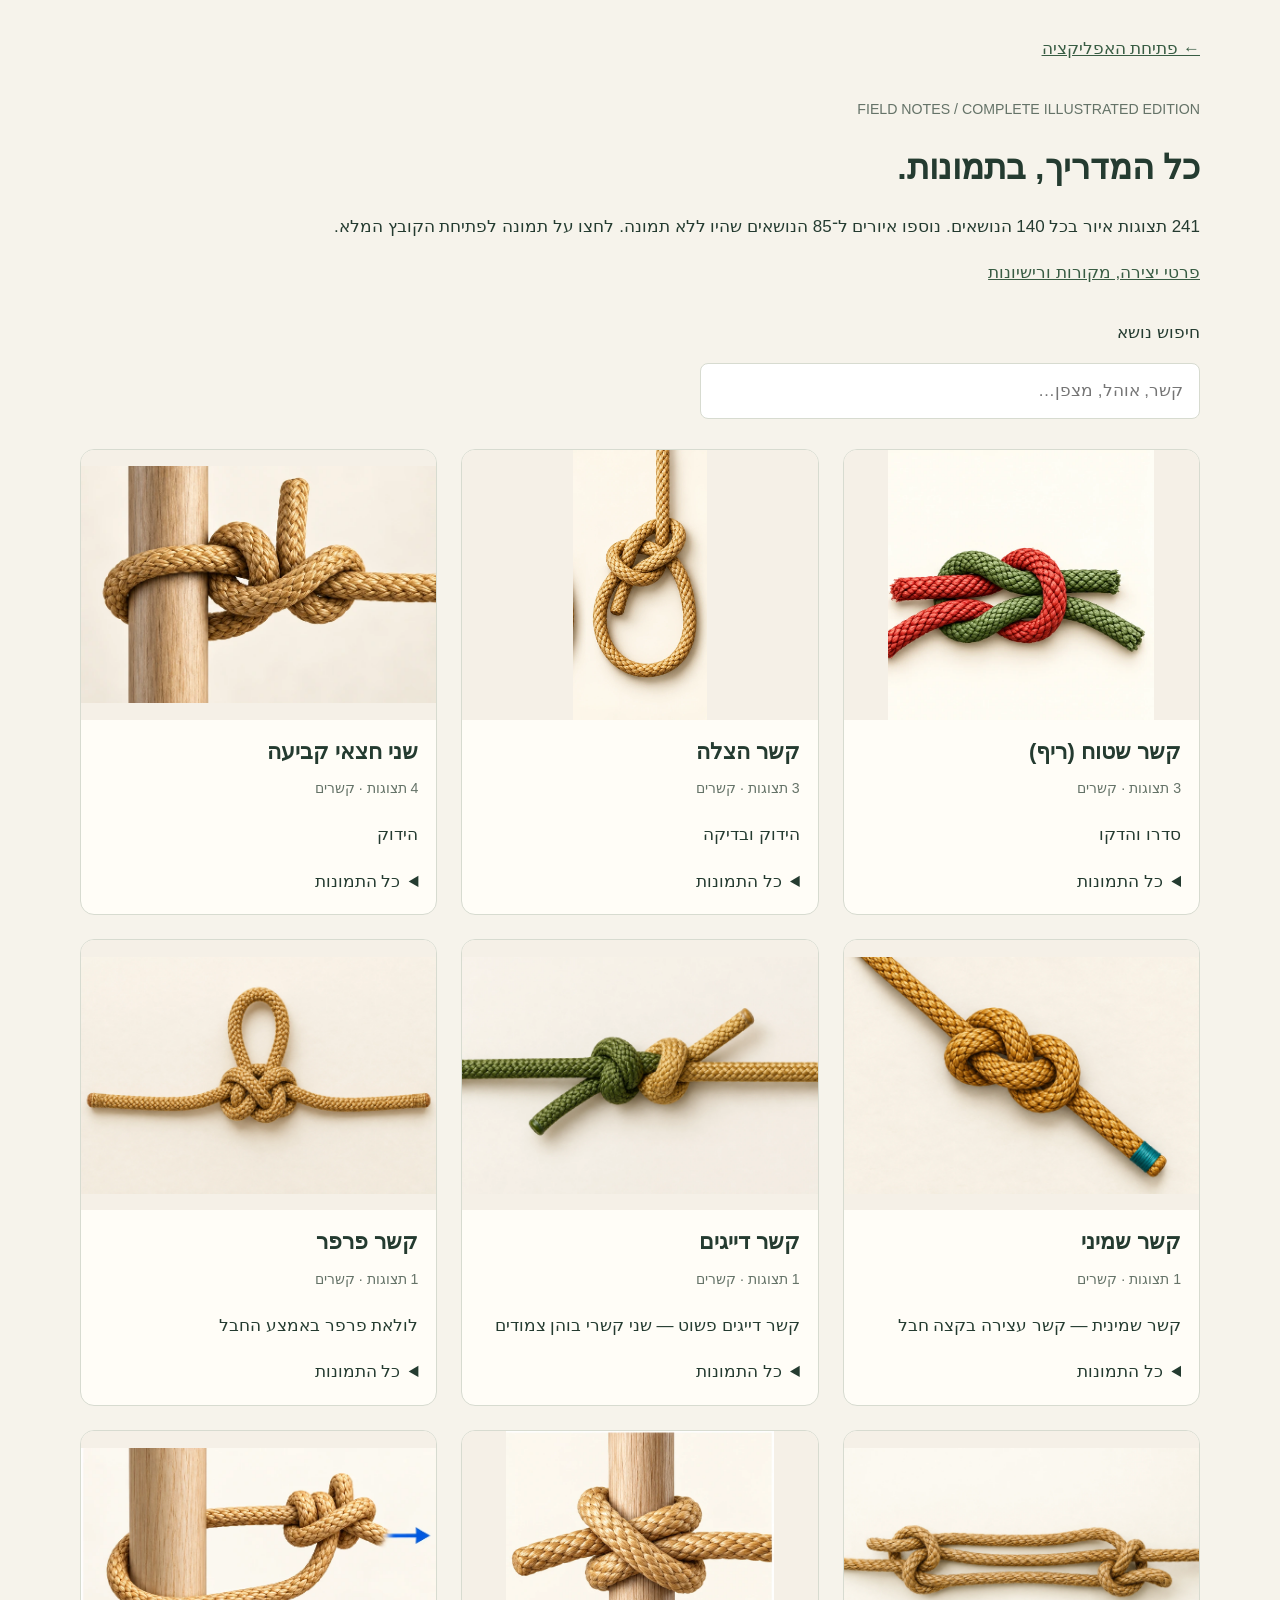
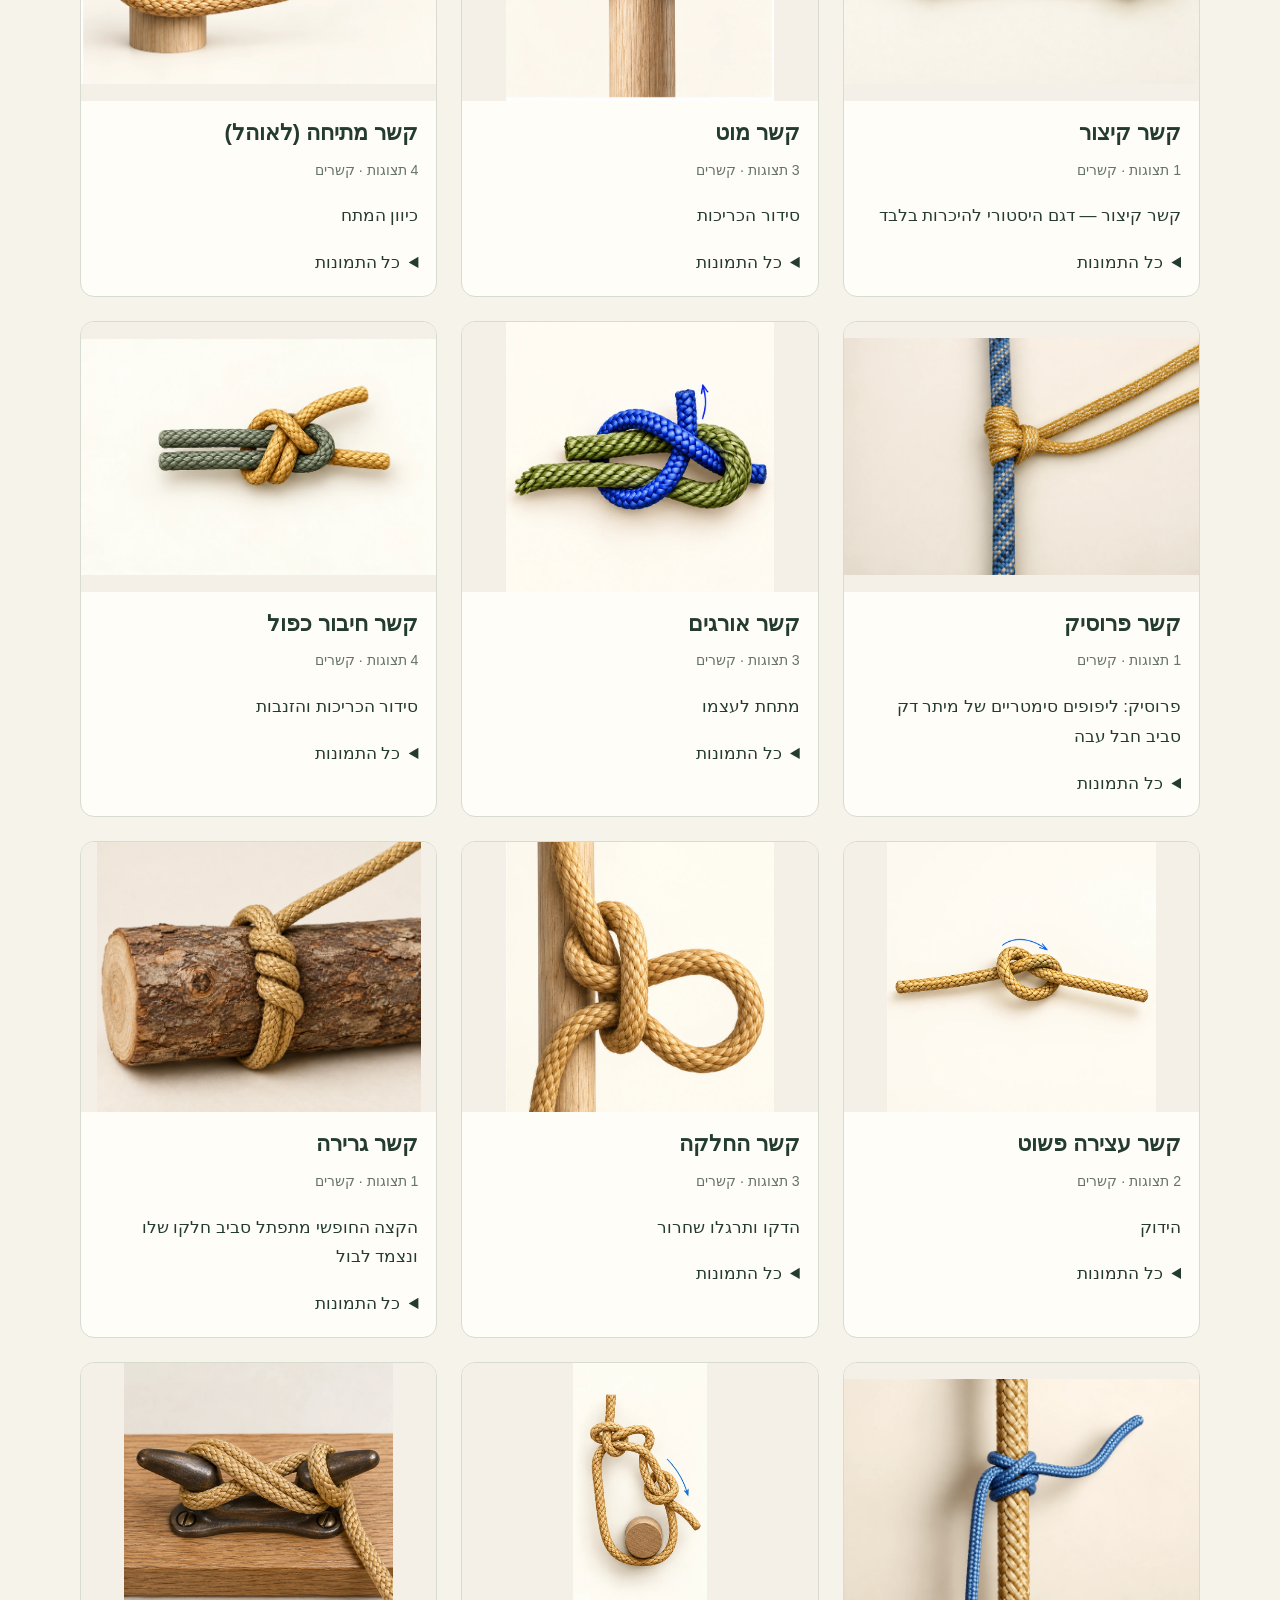
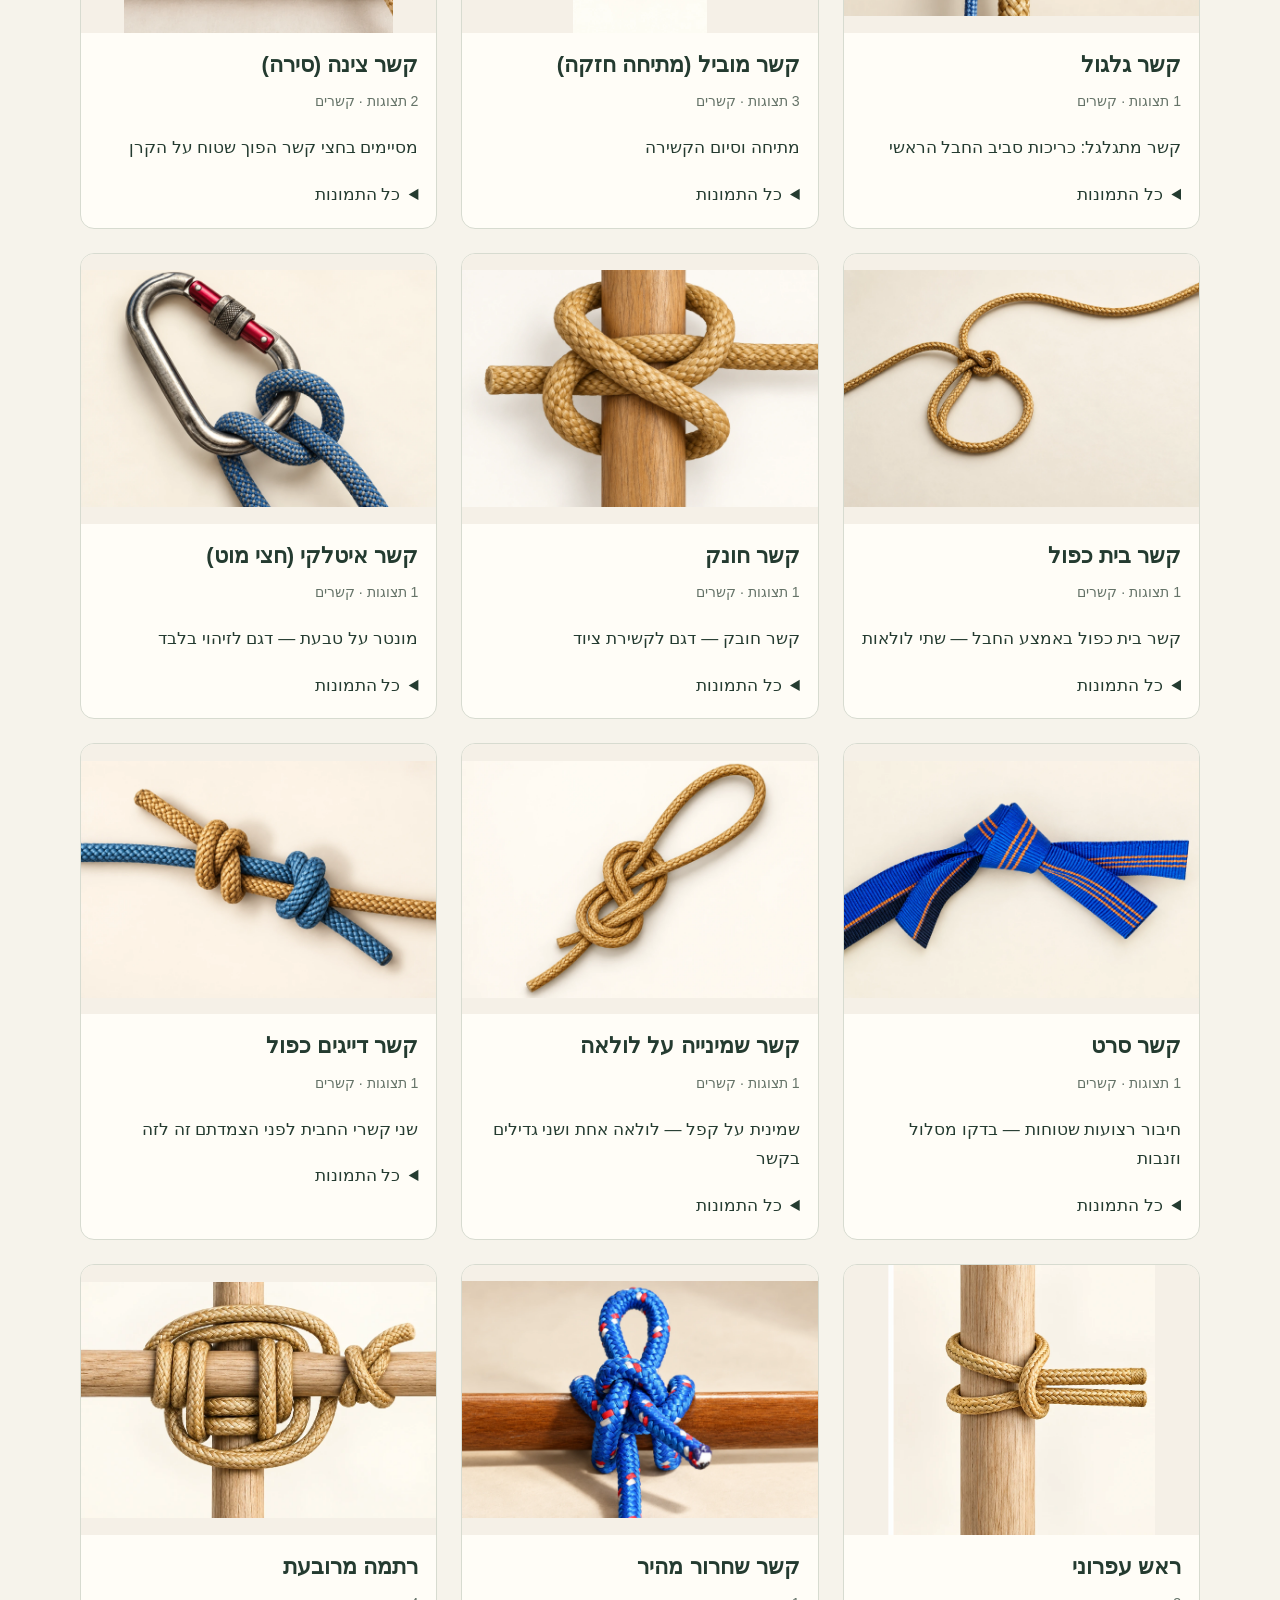
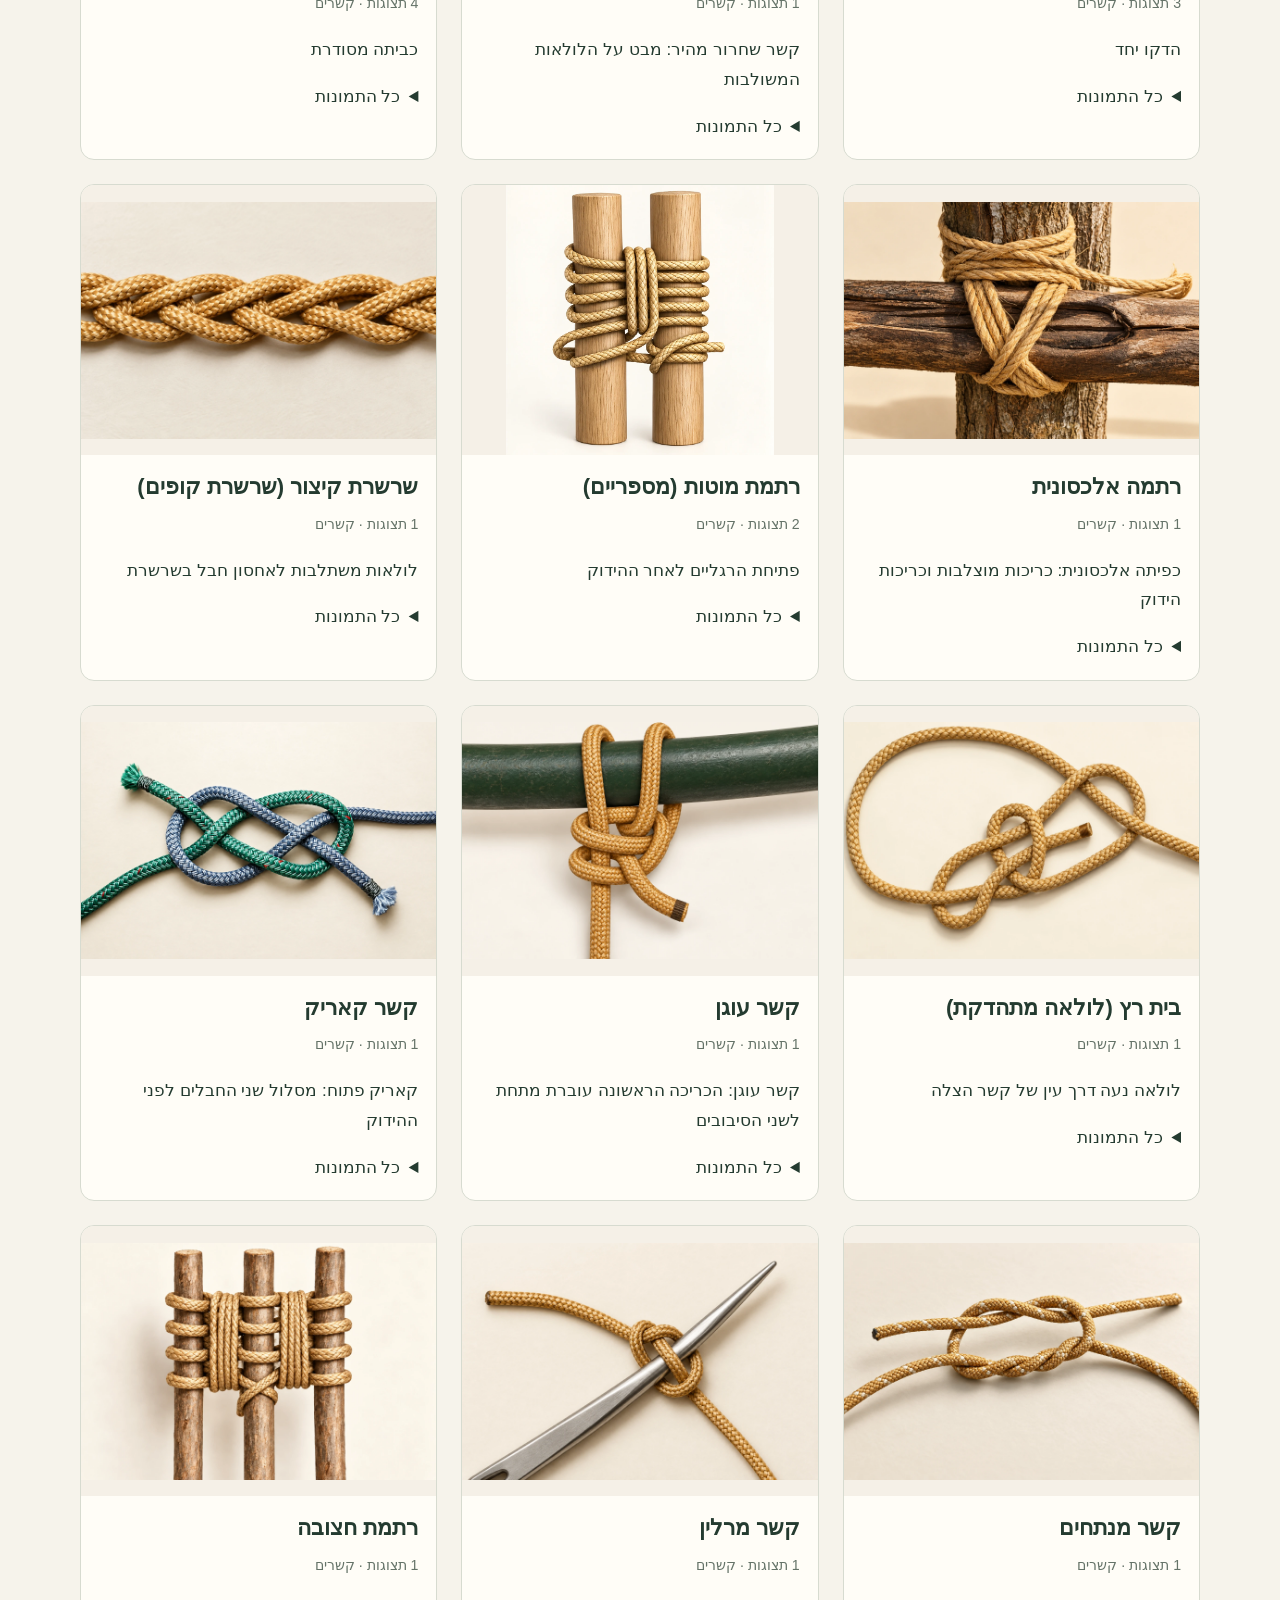
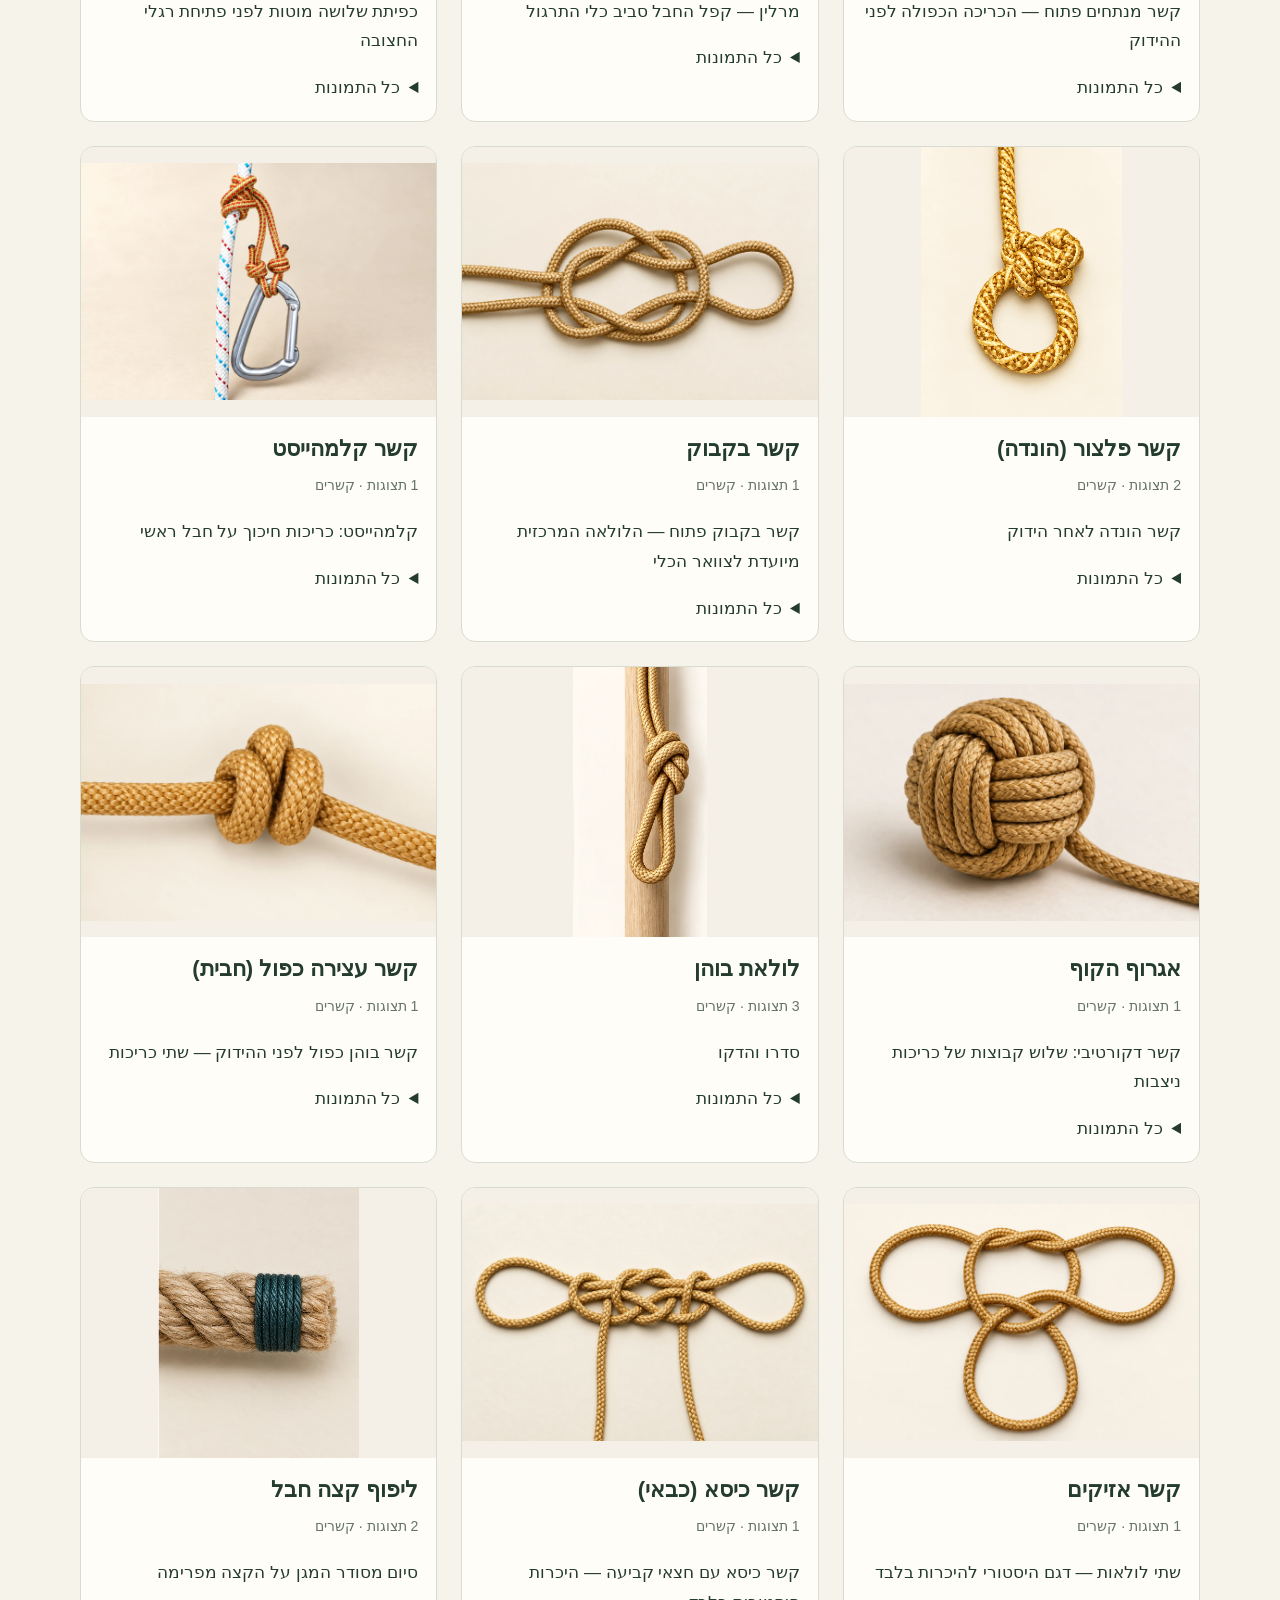
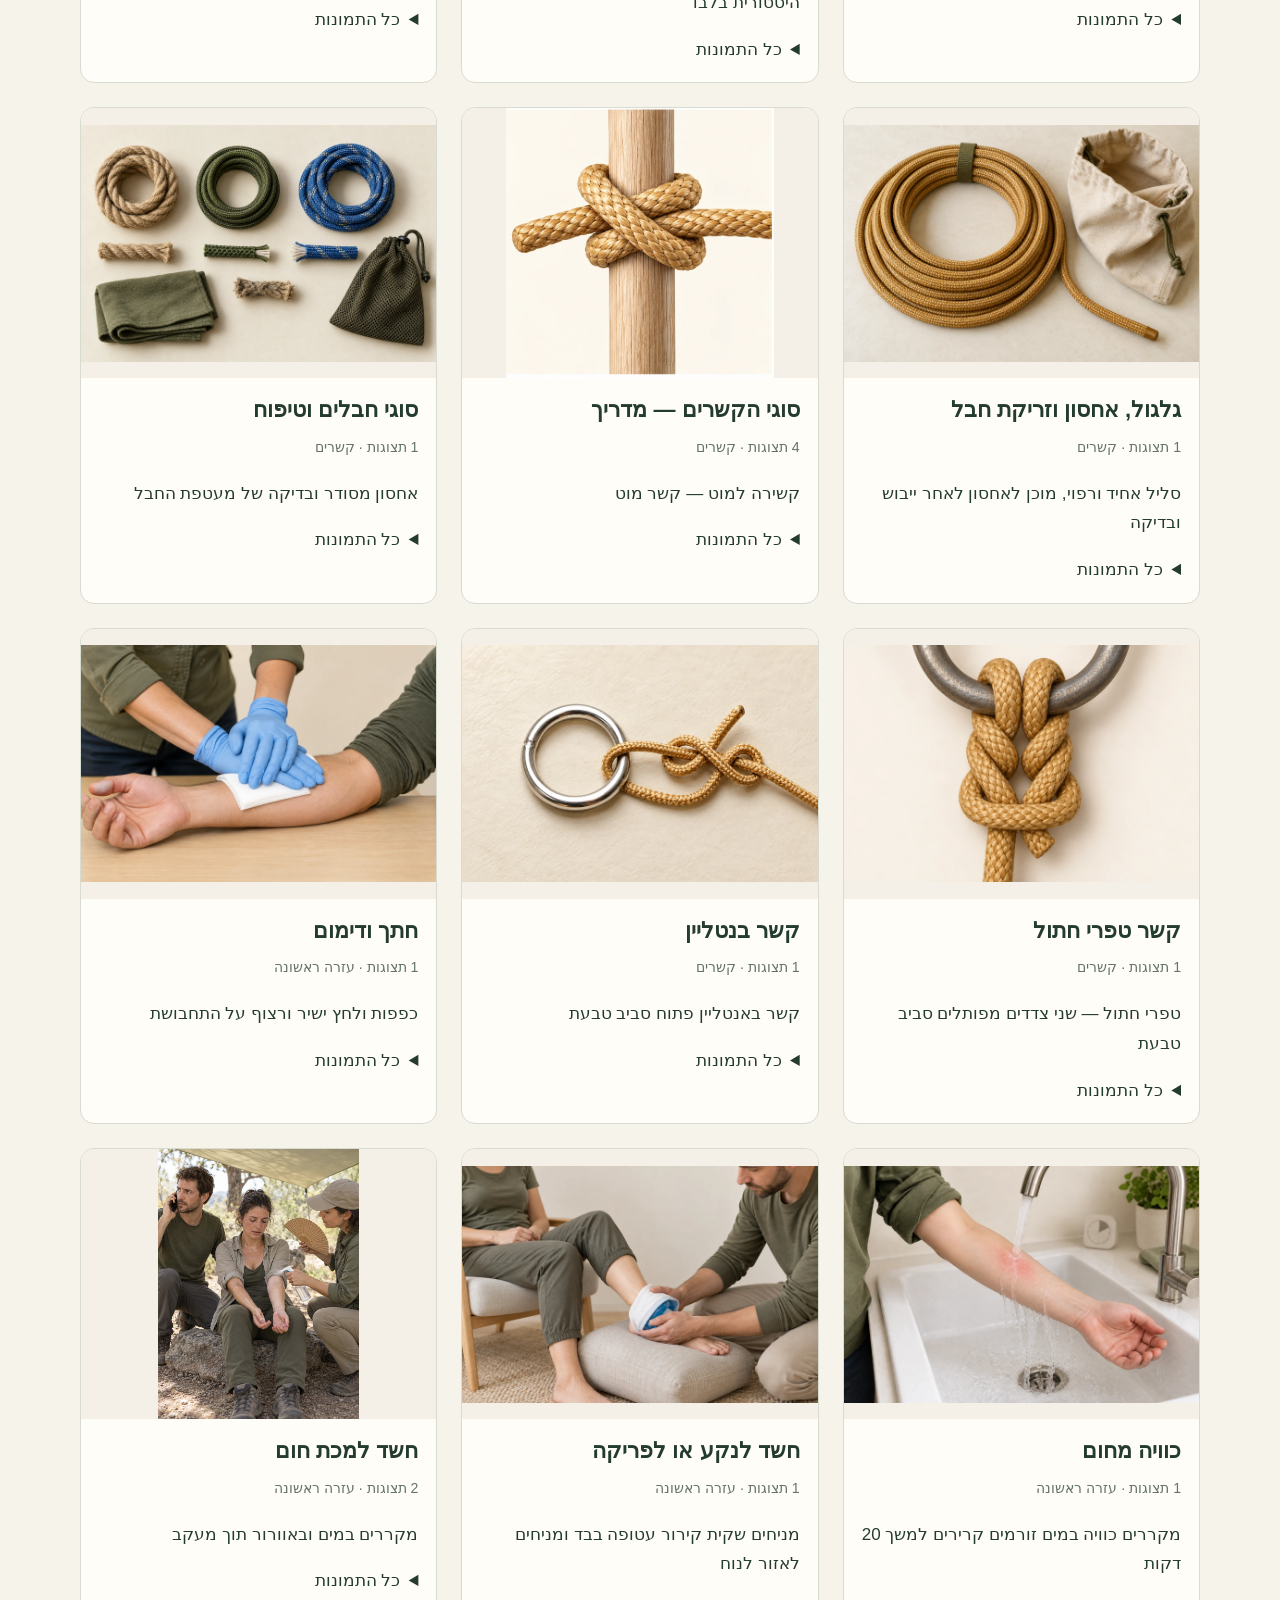
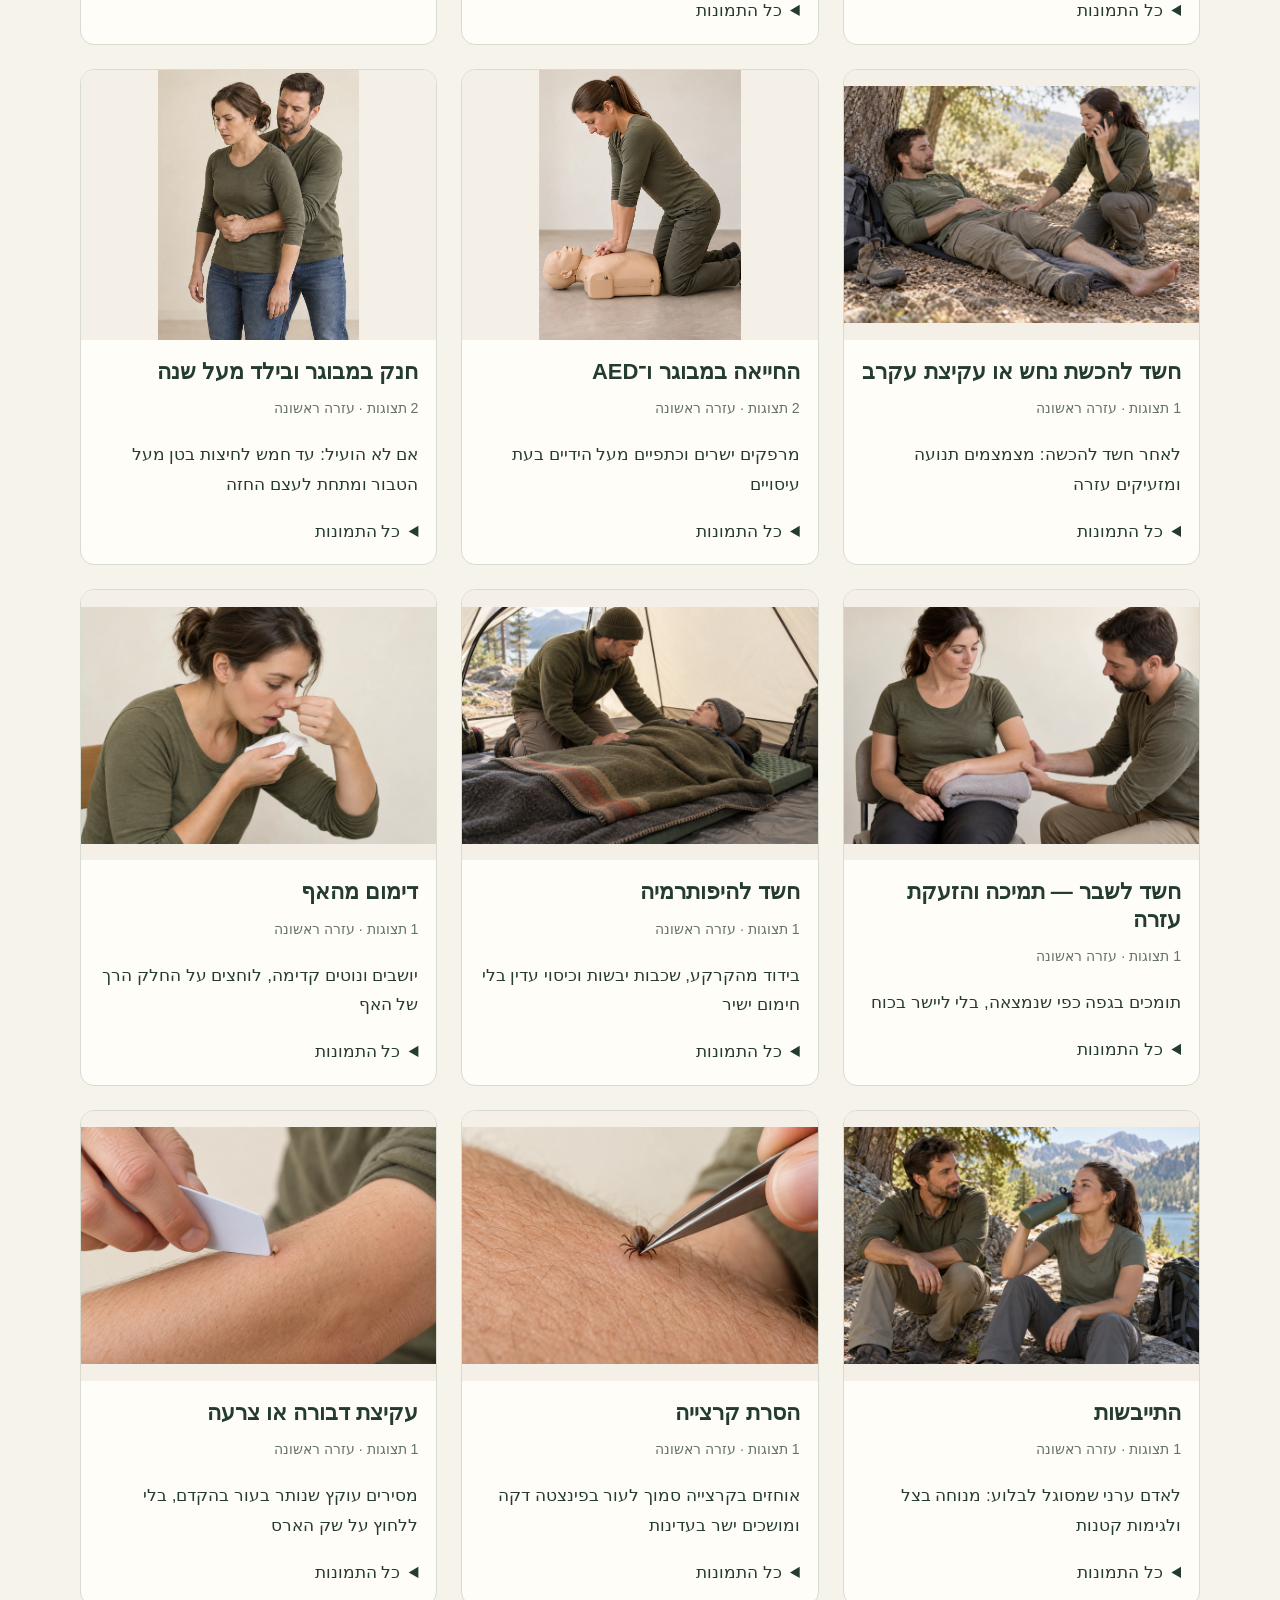
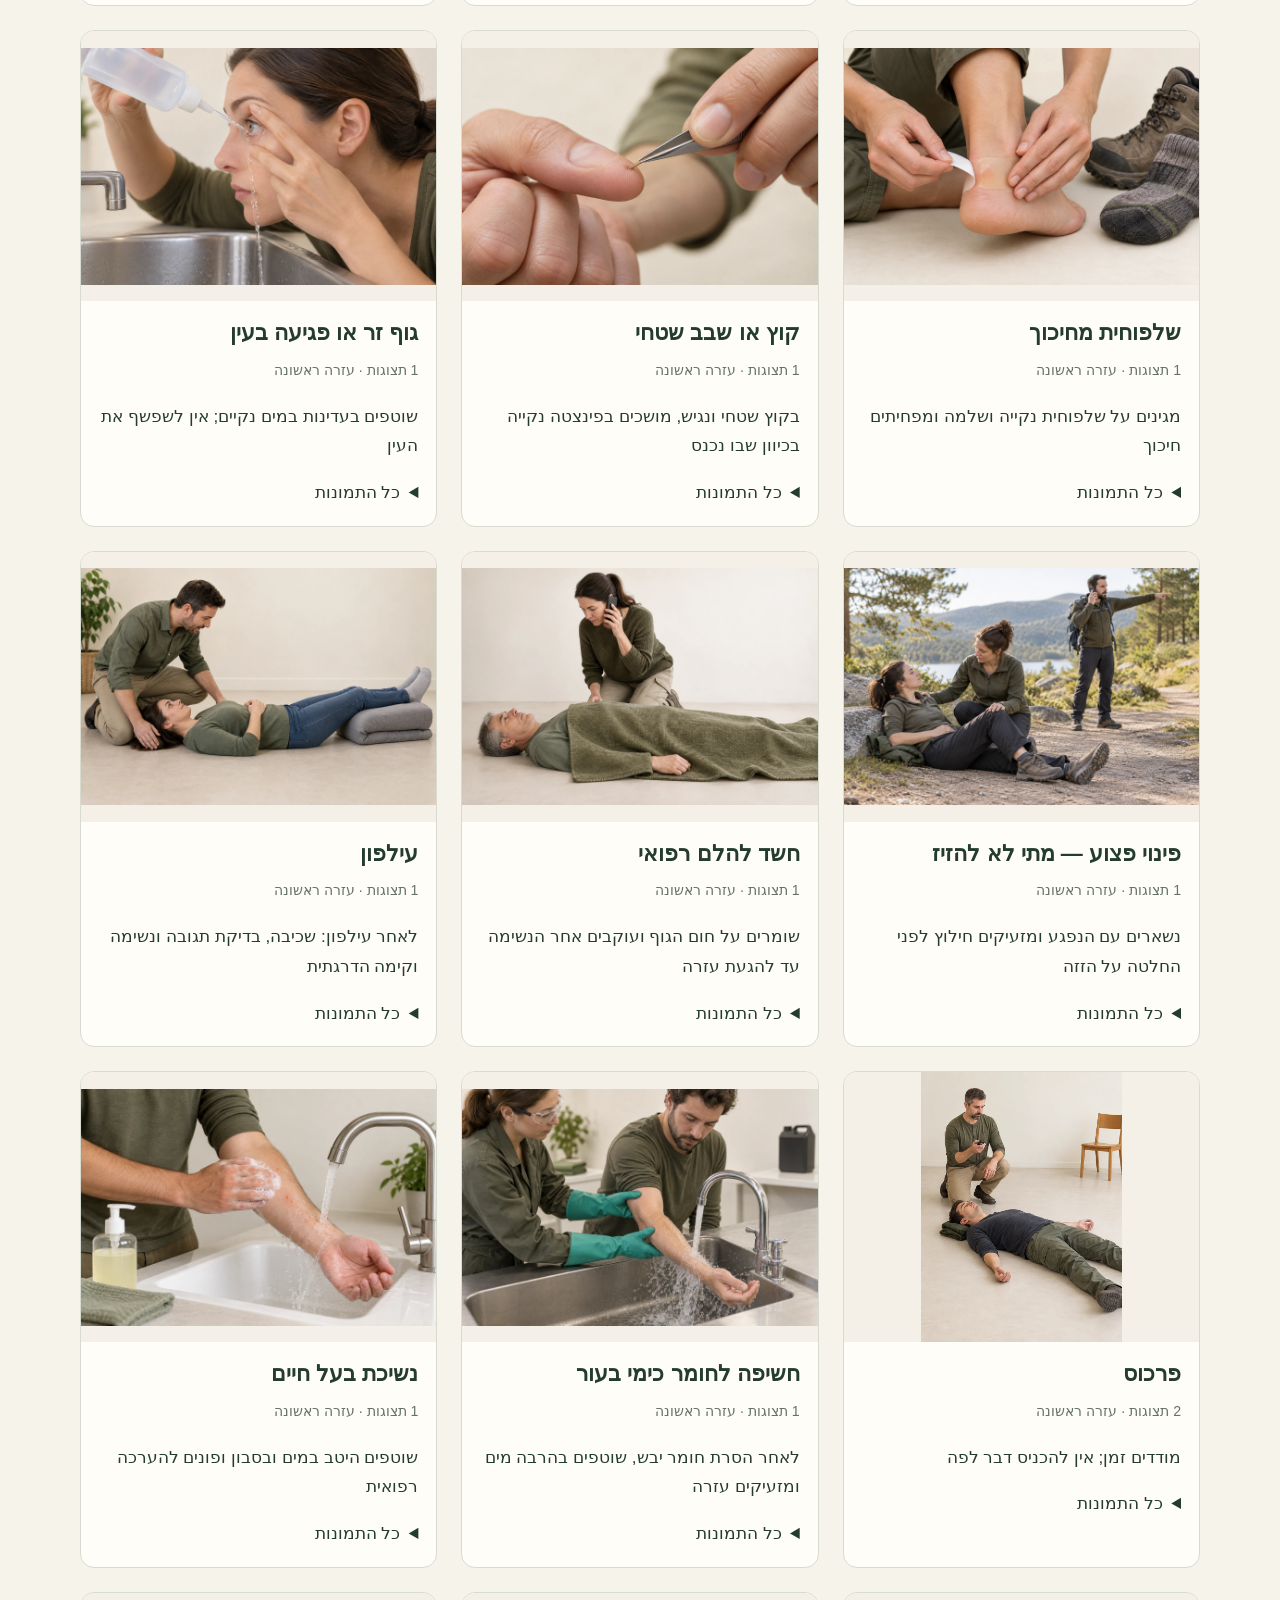
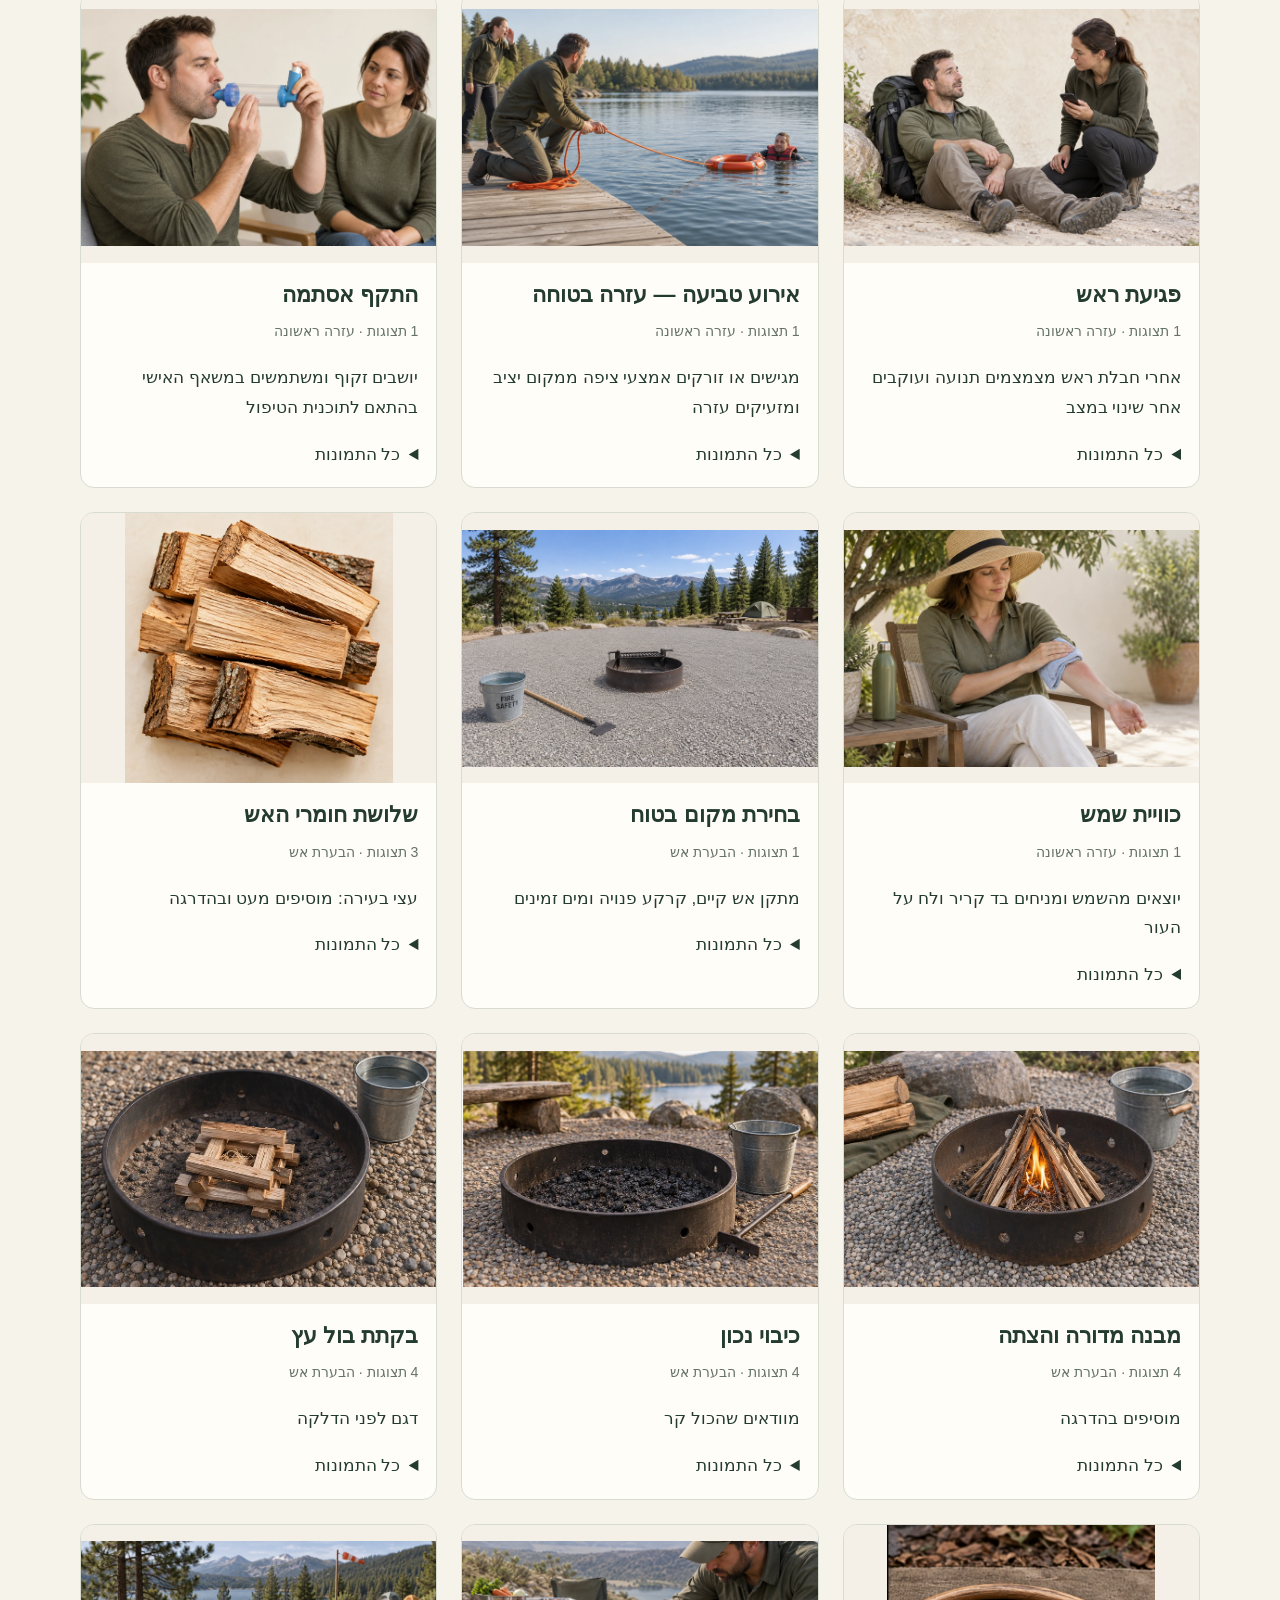
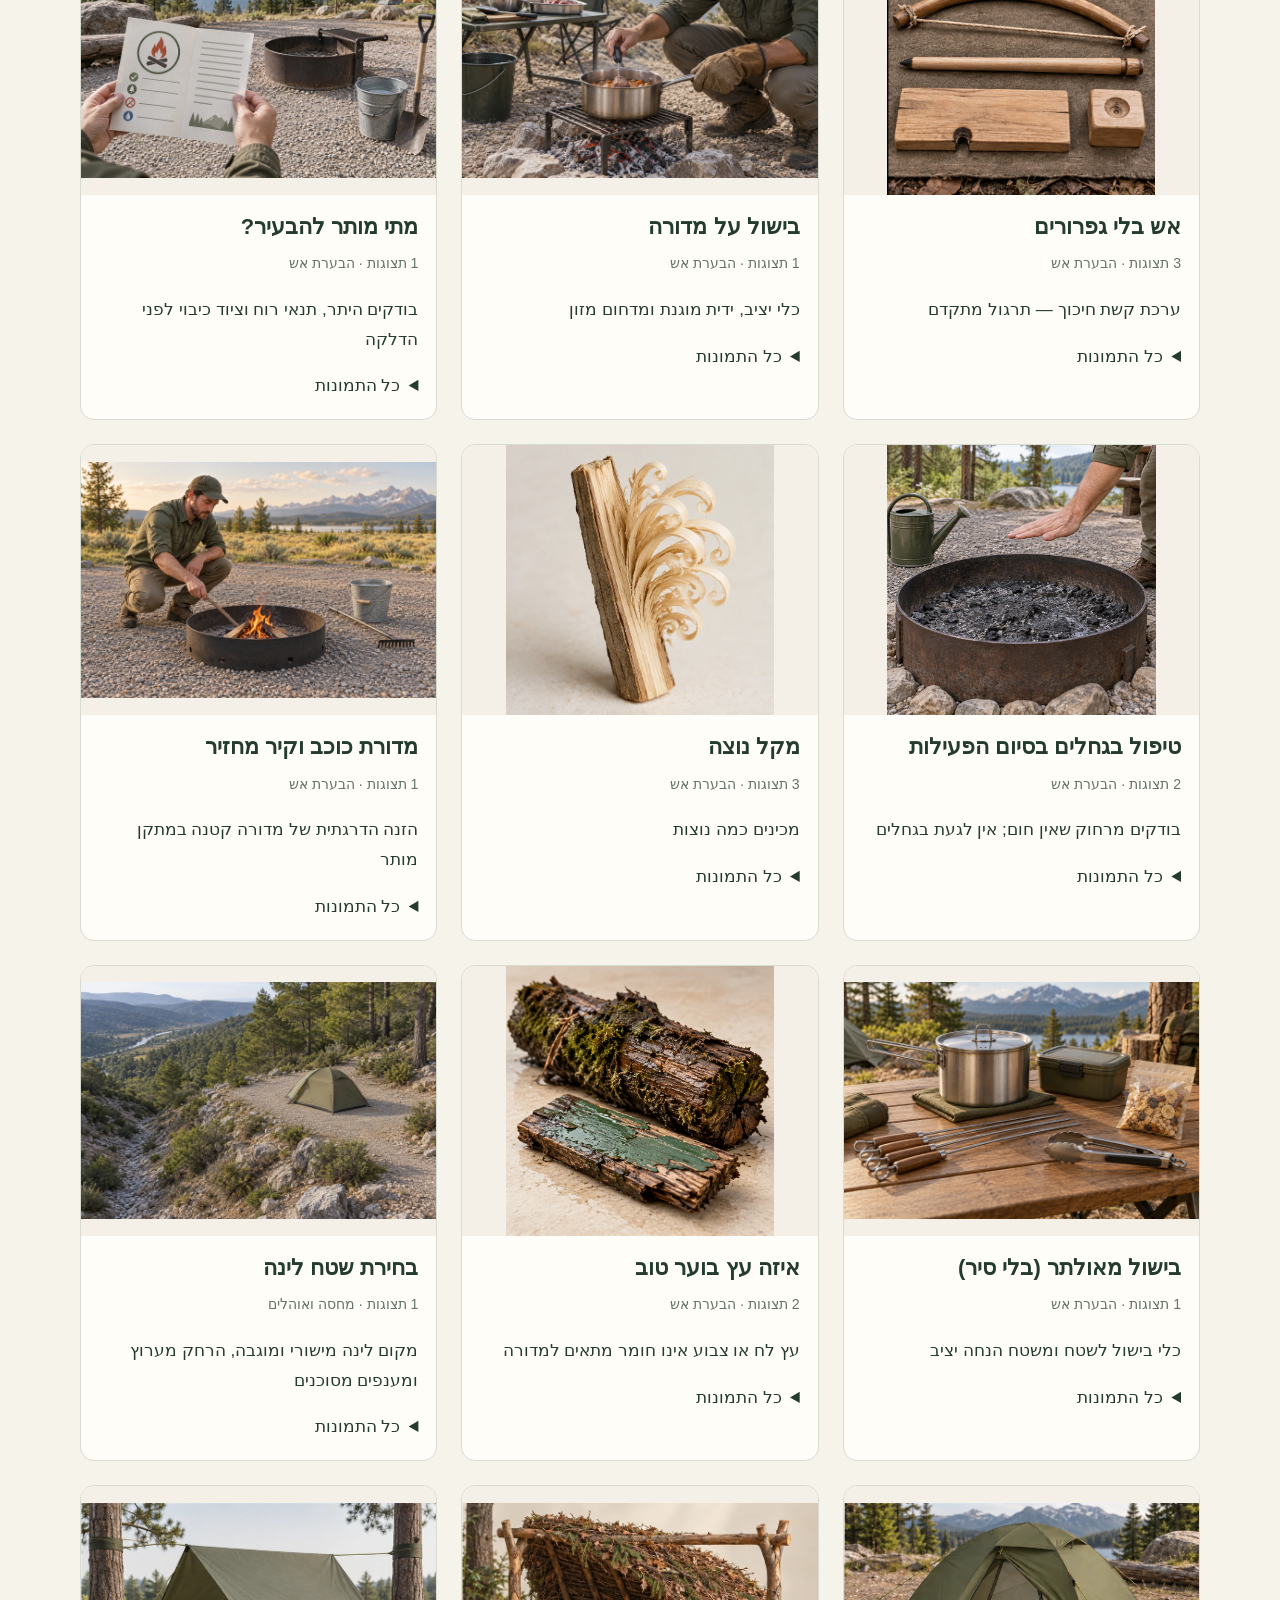
<file: illustrations-review.html>
<!doctype html><html lang="he" dir="rtl"><head><meta charset="utf-8"><meta name="viewport" content="width=device-width,initial-scale=1"><title>אטלס האיורים — מהדורה 4</title><style>body{margin:0;background:#f6f3eb;color:#243b30;font:17px/1.75 "Segoe UI",Arial,sans-serif}main{max-width:1120px;margin:auto;padding:34px 22px}a{color:#385c43}h1,h2{line-height:1.25}header{padding:30px 0}small{color:#657368}.grid{display:grid;grid-template-columns:repeat(3,minmax(0,1fr));gap:24px}.plate{background:#fffdf7;border:1px solid #d7dbd0;border-radius:14px;overflow:hidden}.plate img{display:block;width:100%;height:270px;object-fit:contain;background:#f5f0e7}.plate>div{padding:18px}.plate h2{margin:0 0 8px;font-size:22px}section{padding:20px 0;border-bottom:1px solid #d7dbd0}table{border-collapse:collapse;width:100%;font-size:14px}td,th{text-align:start;padding:13px 8px;border-bottom:1px solid #d7dbd0;overflow-wrap:anywhere}.scroll{overflow:auto}input{padding:12px 16px;max-width:500px;width:calc(100% - 34px);font:inherit;border:1px solid #d7dbd0;border-radius:8px;margin:15px 0 30px}@media(max-width:850px){.grid{grid-template-columns:repeat(2,minmax(0,1fr))}}@media(max-width:560px){.grid{grid-template-columns:1fr}} [hidden]{display:none!important}</style></head><body><main><a href="index.html">← פתיחת האפליקציה</a><header><small>FIELD NOTES / COMPLETE ILLUSTRATED EDITION</small><h1>כל המדריך, בתמונות.</h1><p>241 תצוגות איור בכל 140 הנושאים. נוספו איורים ל־85 הנושאים שהיו ללא תמונה. לחצו על תמונה לפתיחת הקובץ המלא.</p><a href="credits.html#edition4">פרטי יצירה, מקורות ורישיונות</a></header><label>חיפוש נושא<br><input type="search" placeholder="קשר, אוהל, מצפן…" oninput="for(const el of document.querySelectorAll('.plate'))el.hidden=!el.dataset.title.toLocaleLowerCase().includes(this.value.trim().toLocaleLowerCase())"></label><div class="grid"><article class="plate" data-title="קשר שטוח (ריף) Reef (square) knot"><a href="illustrations/frames/reef-3.webp"><img src="illustrations/frames/reef-3.webp" alt="סדרו והדקו" loading="lazy" width="716" height="727"></a><div><h2>קשר שטוח (ריף)</h2><small>3 תצוגות · קשרים</small><p>סדרו והדקו</p><details><summary>כל התמונות</summary><p><a href="illustrations/frames/reef-1.webp">חצי קשר ראשון</a></p><p><a href="illustrations/frames/reef-2.webp">הפכו את ההצלבה</a></p><p><a href="illustrations/frames/reef-3.webp">סדרו והדקו</a></p></details></div></article><article class="plate" data-title="קשר הצלה Bowline"><a href="illustrations/frames/bowline-3.webp"><img src="illustrations/frames/bowline-3.webp" alt="הידוק ובדיקה" loading="lazy" width="507" height="1024"></a><div><h2>קשר הצלה</h2><small>3 תצוגות · קשרים</small><p>הידוק ובדיקה</p><details><summary>כל התמונות</summary><p><a href="illustrations/frames/bowline-1.webp">לולאה קטנה</a></p><p><a href="illustrations/frames/bowline-2.webp">סביב וחזרה</a></p><p><a href="illustrations/frames/bowline-3.webp">הידוק ובדיקה</a></p></details></div></article><article class="plate" data-title="שני חצאי קביעה Two half hitches"><a href="illustrations/frames/halfhitch-4.webp"><img src="illustrations/frames/halfhitch-4.webp" alt="הידוק" loading="lazy" width="763" height="507"></a><div><h2>שני חצאי קביעה</h2><small>4 תצוגות · קשרים</small><p>הידוק</p><details><summary>כל התמונות</summary><p><a href="illustrations/frames/halfhitch-1.webp">מסביב למוט</a></p><p><a href="illustrations/frames/halfhitch-2.webp">חצי קביעה ראשון</a></p><p><a href="illustrations/frames/halfhitch-3.webp">חצי קביעה שני</a></p><p><a href="illustrations/frames/halfhitch-4.webp">הידוק</a></p></details></div></article><article class="plate" data-title="קשר שמיני Figure-eight"><a href="illustrations/frames/fig8-1.webp"><img src="illustrations/frames/fig8-1.webp" alt="קשר שמינית — קשר עצירה בקצה חבל" loading="lazy" width="1536" height="1024"></a><div><h2>קשר שמיני</h2><small>1 תצוגות · קשרים</small><p>קשר שמינית — קשר עצירה בקצה חבל</p><details><summary>כל התמונות</summary><p><a href="illustrations/frames/fig8-1.webp">קשר שמינית — קשר עצירה בקצה חבל</a></p></details></div></article><article class="plate" data-title="קשר דייגים Fisherman&#39;s knot"><a href="illustrations/frames/fisherman-1.webp"><img src="illustrations/frames/fisherman-1.webp" alt="קשר דייגים פשוט — שני קשרי בוהן צמודים" loading="lazy" width="1536" height="1024"></a><div><h2>קשר דייגים</h2><small>1 תצוגות · קשרים</small><p>קשר דייגים פשוט — שני קשרי בוהן צמודים</p><details><summary>כל התמונות</summary><p><a href="illustrations/frames/fisherman-1.webp">קשר דייגים פשוט — שני קשרי בוהן צמודים</a></p></details></div></article><article class="plate" data-title="קשר פרפר Alpine butterfly loop"><a href="illustrations/frames/butterfly-1.webp"><img src="illustrations/frames/butterfly-1.webp" alt="לולאת פרפר באמצע החבל" loading="lazy" width="1536" height="1024"></a><div><h2>קשר פרפר</h2><small>1 תצוגות · קשרים</small><p>לולאת פרפר באמצע החבל</p><details><summary>כל התמונות</summary><p><a href="illustrations/frames/butterfly-1.webp">לולאת פרפר באמצע החבל</a></p></details></div></article><article class="plate" data-title="קשר קיצור Shortening knot (sheepshank)"><a href="illustrations/frames/sheepshank-1.webp"><img src="illustrations/frames/sheepshank-1.webp" alt="קשר קיצור — דגם היסטורי להיכרות בלבד" loading="lazy" width="1536" height="1024"></a><div><h2>קשר קיצור</h2><small>1 תצוגות · קשרים</small><p>קשר קיצור — דגם היסטורי להיכרות בלבד</p><details><summary>כל התמונות</summary><p><a href="illustrations/frames/sheepshank-1.webp">קשר קיצור — דגם היסטורי להיכרות בלבד</a></p></details></div></article><article class="plate" data-title="קשר מוט Clove hitch"><a href="illustrations/frames/clove-3.webp"><img src="illustrations/frames/clove-3.webp" alt="סידור הכריכות" loading="lazy" width="719" height="724"></a><div><h2>קשר מוט</h2><small>3 תצוגות · קשרים</small><p>סידור הכריכות</p><details><summary>כל התמונות</summary><p><a href="illustrations/frames/clove-1.webp">הכריכה הראשונה</a></p><p><a href="illustrations/frames/clove-2.webp">כריכה נוספת והשחלה</a></p><p><a href="illustrations/frames/clove-3.webp">סידור הכריכות</a></p></details></div></article><article class="plate" data-title="קשר מתיחה (לאוהל) Taut-line hitch"><a href="illustrations/frames/tautline-4.webp"><img src="illustrations/frames/tautline-4.webp" alt="כיוון המתח" loading="lazy" width="763" height="507"></a><div><h2>קשר מתיחה (לאוהל)</h2><small>4 תצוגות · קשרים</small><p>כיוון המתח</p><details><summary>כל התמונות</summary><p><a href="illustrations/frames/tautline-1.webp">כריכה פנימית ראשונה</a></p><p><a href="illustrations/frames/tautline-2.webp">כריכה פנימית שנייה</a></p><p><a href="illustrations/frames/tautline-3.webp">קביעה מחוץ ללולאה</a></p><p><a href="illustrations/frames/tautline-4.webp">כיוון המתח</a></p></details></div></article><article class="plate" data-title="קשר פרוסיק Prusik knot"><a href="illustrations/additions/prusik-1.webp"><img src="illustrations/additions/prusik-1.webp" alt="פרוסיק: ליפופים סימטריים של מיתר דק סביב חבל עבה" loading="lazy" width="1536" height="1024"></a><div><h2>קשר פרוסיק</h2><small>1 תצוגות · קשרים</small><p>פרוסיק: ליפופים סימטריים של מיתר דק סביב חבל עבה</p><details><summary>כל התמונות</summary><p><a href="illustrations/additions/prusik-1.webp">פרוסיק: ליפופים סימטריים של מיתר דק סביב חבל עבה</a></p></details></div></article><article class="plate" data-title="קשר אורגים Sheet bend"><a href="illustrations/frames/sheetbend-3.webp"><img src="illustrations/frames/sheetbend-3.webp" alt="מתחת לעצמו" loading="lazy" width="719" height="724"></a><div><h2>קשר אורגים</h2><small>3 תצוגות · קשרים</small><p>מתחת לעצמו</p><details><summary>כל התמונות</summary><p><a href="illustrations/frames/sheetbend-1.webp">קפל והשחלה</a></p><p><a href="illustrations/frames/sheetbend-2.webp">מאחורי שני החלקים</a></p><p><a href="illustrations/frames/sheetbend-3.webp">מתחת לעצמו</a></p></details></div></article><article class="plate" data-title="קשר חיבור כפול Double sheet bend"><a href="illustrations/frames/doublesheetbend-4.webp"><img src="illustrations/frames/doublesheetbend-4.webp" alt="סידור הכריכות והזנבות" loading="lazy" width="763" height="507"></a><div><h2>קשר חיבור כפול</h2><small>4 תצוגות · קשרים</small><p>סידור הכריכות והזנבות</p><details><summary>כל התמונות</summary><p><a href="illustrations/frames/doublesheetbend-1.webp">קפל בחבל העבה</a></p><p><a href="illustrations/frames/doublesheetbend-2.webp">הקפה של שני חלקי הקפל</a></p><p><a href="illustrations/frames/doublesheetbend-3.webp">הקפה נוספת</a></p><p><a href="illustrations/frames/doublesheetbend-4.webp">סידור הכריכות והזנבות</a></p></details></div></article><article class="plate" data-title="קשר עצירה פשוט Overhand (stopper) knot"><a href="illustrations/frames/overhand-2.webp"><img src="illustrations/frames/overhand-2.webp" alt="הידוק" loading="lazy" width="882" height="887"></a><div><h2>קשר עצירה פשוט</h2><small>2 תצוגות · קשרים</small><p>הידוק</p><details><summary>כל התמונות</summary><p><a href="illustrations/frames/overhand-1.webp">לולאה והעברה דרכה</a></p><p><a href="illustrations/frames/overhand-2.webp">הידוק</a></p></details></div></article><article class="plate" data-title="קשר החלקה Slip knot"><a href="illustrations/frames/slipknot-3.webp"><img src="illustrations/frames/slipknot-3.webp" alt="הדקו ותרגלו שחרור" loading="lazy" width="719" height="724"></a><div><h2>קשר החלקה</h2><small>3 תצוגות · קשרים</small><p>הדקו ותרגלו שחרור</p><details><summary>כל התמונות</summary><p><a href="illustrations/frames/slipknot-1.webp">צרו לולאה</a></p><p><a href="illustrations/frames/slipknot-2.webp">השחילו קפל</a></p><p><a href="illustrations/frames/slipknot-3.webp">הדקו ותרגלו שחרור</a></p></details></div></article><article class="plate" data-title="קשר גרירה Timber hitch"><a href="illustrations/additions/timberhitch-1.webp"><img src="illustrations/additions/timberhitch-1.webp" alt="הקצה החופשי מתפתל סביב חלקו שלו ונצמד לבול" loading="lazy" width="1374" height="1145"></a><div><h2>קשר גרירה</h2><small>1 תצוגות · קשרים</small><p>הקצה החופשי מתפתל סביב חלקו שלו ונצמד לבול</p><details><summary>כל התמונות</summary><p><a href="illustrations/additions/timberhitch-1.webp">הקצה החופשי מתפתל סביב חלקו שלו ונצמד לבול</a></p></details></div></article><article class="plate" data-title="קשר גלגול Rolling hitch"><a href="illustrations/additions/rollinghitch-1.webp"><img src="illustrations/additions/rollinghitch-1.webp" alt="קשר מתגלגל: כריכות סביב החבל הראשי" loading="lazy" width="1536" height="1024"></a><div><h2>קשר גלגול</h2><small>1 תצוגות · קשרים</small><p>קשר מתגלגל: כריכות סביב החבל הראשי</p><details><summary>כל התמונות</summary><p><a href="illustrations/additions/rollinghitch-1.webp">קשר מתגלגל: כריכות סביב החבל הראשי</a></p></details></div></article><article class="plate" data-title="קשר מוביל (מתיחה חזקה) Trucker&#39;s hitch"><a href="illustrations/frames/truckershitch-3.webp"><img src="illustrations/frames/truckershitch-3.webp" alt="מתיחה וסיום הקשירה" loading="lazy" width="507" height="1024"></a><div><h2>קשר מוביל (מתיחה חזקה)</h2><small>3 תצוגות · קשרים</small><p>מתיחה וסיום הקשירה</p><details><summary>כל התמונות</summary><p><a href="illustrations/frames/truckershitch-1.webp">לולאת ביניים בחבל</a></p><p><a href="illustrations/frames/truckershitch-2.webp">מעבר דרך העוגן והלולאה</a></p><p><a href="illustrations/frames/truckershitch-3.webp">מתיחה וסיום הקשירה</a></p></details></div></article><article class="plate" data-title="קשר צינה (סירה) Cleat hitch"><a href="illustrations/additions/cleathitch-2.webp"><img src="illustrations/additions/cleathitch-2.webp" alt="מסיימים בחצי קשר הפוך שטוח על הקרן" loading="lazy" width="882" height="887"></a><div><h2>קשר צינה (סירה)</h2><small>2 תצוגות · קשרים</small><p>מסיימים בחצי קשר הפוך שטוח על הקרן</p><details><summary>כל התמונות</summary><p><a href="illustrations/additions/cleathitch-1.webp">כריכה סביב בסיס הצינה</a></p><p><a href="illustrations/additions/cleathitch-2.webp">מסיימים בחצי קשר הפוך שטוח על הקרן</a></p></details></div></article><article class="plate" data-title="קשר בית כפול Bowline on a bight"><a href="illustrations/additions/bowlinebight-1.webp"><img src="illustrations/additions/bowlinebight-1.webp" alt="קשר בית כפול באמצע החבל — שתי לולאות" loading="lazy" width="1536" height="1024"></a><div><h2>קשר בית כפול</h2><small>1 תצוגות · קשרים</small><p>קשר בית כפול באמצע החבל — שתי לולאות</p><details><summary>כל התמונות</summary><p><a href="illustrations/additions/bowlinebight-1.webp">קשר בית כפול באמצע החבל — שתי לולאות</a></p></details></div></article><article class="plate" data-title="קשר חונק Constrictor knot"><a href="illustrations/frames/constrictor-1.webp"><img src="illustrations/frames/constrictor-1.webp" alt="קשר חובק — דגם לקשירת ציוד" loading="lazy" width="1536" height="1024"></a><div><h2>קשר חונק</h2><small>1 תצוגות · קשרים</small><p>קשר חובק — דגם לקשירת ציוד</p><details><summary>כל התמונות</summary><p><a href="illustrations/frames/constrictor-1.webp">קשר חובק — דגם לקשירת ציוד</a></p></details></div></article><article class="plate" data-title="קשר איטלקי (חצי מוט) Munter hitch"><a href="illustrations/additions/munter-1.webp"><img src="illustrations/additions/munter-1.webp" alt="מונטר על טבעת — דגם לזיהוי בלבד" loading="lazy" width="1536" height="1024"></a><div><h2>קשר איטלקי (חצי מוט)</h2><small>1 תצוגות · קשרים</small><p>מונטר על טבעת — דגם לזיהוי בלבד</p><details><summary>כל התמונות</summary><p><a href="illustrations/additions/munter-1.webp">מונטר על טבעת — דגם לזיהוי בלבד</a></p></details></div></article><article class="plate" data-title="קשר סרט Water knot"><a href="illustrations/additions/waterknot-1.webp"><img src="illustrations/additions/waterknot-1.webp" alt="חיבור רצועות שטוחות — בדקו מסלול וזנבות" loading="lazy" width="1536" height="1024"></a><div><h2>קשר סרט</h2><small>1 תצוגות · קשרים</small><p>חיבור רצועות שטוחות — בדקו מסלול וזנבות</p><details><summary>כל התמונות</summary><p><a href="illustrations/additions/waterknot-1.webp">חיבור רצועות שטוחות — בדקו מסלול וזנבות</a></p></details></div></article><article class="plate" data-title="קשר שמינייה על לולאה Figure-eight on a bight"><a href="illustrations/additions/fig8bight-1.webp"><img src="illustrations/additions/fig8bight-1.webp" alt="שמינית על קפל — לולאה אחת ושני גדילים בקשר" loading="lazy" width="1536" height="1024"></a><div><h2>קשר שמינייה על לולאה</h2><small>1 תצוגות · קשרים</small><p>שמינית על קפל — לולאה אחת ושני גדילים בקשר</p><details><summary>כל התמונות</summary><p><a href="illustrations/additions/fig8bight-1.webp">שמינית על קפל — לולאה אחת ושני גדילים בקשר</a></p></details></div></article><article class="plate" data-title="קשר דייגים כפול Double fisherman&#39;s"><a href="illustrations/additions/doublefisherman-1.webp"><img src="illustrations/additions/doublefisherman-1.webp" alt="שני קשרי החבית לפני הצמדתם זה לזה" loading="lazy" width="1536" height="1024"></a><div><h2>קשר דייגים כפול</h2><small>1 תצוגות · קשרים</small><p>שני קשרי החבית לפני הצמדתם זה לזה</p><details><summary>כל התמונות</summary><p><a href="illustrations/additions/doublefisherman-1.webp">שני קשרי החבית לפני הצמדתם זה לזה</a></p></details></div></article><article class="plate" data-title="ראש עפרוני Cow hitch (lark&#39;s head)"><a href="illustrations/frames/cowhitch-3.webp"><img src="illustrations/frames/cowhitch-3.webp" alt="הדקו יחד" loading="lazy" width="718" height="725"></a><div><h2>ראש עפרוני</h2><small>3 תצוגות · קשרים</small><p>הדקו יחד</p><details><summary>כל התמונות</summary><p><a href="illustrations/frames/cowhitch-1.webp">קפלו לשניים</a></p><p><a href="illustrations/frames/cowhitch-2.webp">הקצוות דרך הקפל</a></p><p><a href="illustrations/frames/cowhitch-3.webp">הדקו יחד</a></p></details></div></article><article class="plate" data-title="קשר שחרור מהיר Highwayman&#39;s hitch"><a href="illustrations/additions/highwayman-1.webp"><img src="illustrations/additions/highwayman-1.webp" alt="קשר שחרור מהיר: מבט על הלולאות המשולבות" loading="lazy" width="1536" height="1024"></a><div><h2>קשר שחרור מהיר</h2><small>1 תצוגות · קשרים</small><p>קשר שחרור מהיר: מבט על הלולאות המשולבות</p><details><summary>כל התמונות</summary><p><a href="illustrations/additions/highwayman-1.webp">קשר שחרור מהיר: מבט על הלולאות המשולבות</a></p></details></div></article><article class="plate" data-title="רתמה מרובעת Square lashing"><a href="illustrations/frames/squarelashing-4.webp"><img src="illustrations/frames/squarelashing-4.webp" alt="כביתה מסודרת" loading="lazy" width="763" height="507"></a><div><h2>רתמה מרובעת</h2><small>4 תצוגות · קשרים</small><p>כביתה מסודרת</p><details><summary>כל התמונות</summary><p><a href="illustrations/frames/squarelashing-1.webp">הצמדת המוטות</a></p><p><a href="illustrations/frames/squarelashing-2.webp">כריכות סביב שני המוטות</a></p><p><a href="illustrations/frames/squarelashing-3.webp">כריכות הידוק בין המוטות</a></p><p><a href="illustrations/frames/squarelashing-4.webp">כביתה מסודרת</a></p></details></div></article><article class="plate" data-title="רתמה אלכסונית Diagonal lashing"><a href="illustrations/additions/diagonallashing-1.webp"><img src="illustrations/additions/diagonallashing-1.webp" alt="כפיתה אלכסונית: כריכות מוצלבות וכריכות הידוק" loading="lazy" width="1536" height="1024"></a><div><h2>רתמה אלכסונית</h2><small>1 תצוגות · קשרים</small><p>כפיתה אלכסונית: כריכות מוצלבות וכריכות הידוק</p><details><summary>כל התמונות</summary><p><a href="illustrations/additions/diagonallashing-1.webp">כפיתה אלכסונית: כריכות מוצלבות וכריכות הידוק</a></p></details></div></article><article class="plate" data-title="רתמת מוטות (מספריים) Shear lashing"><a href="illustrations/frames/shearlashing-2.webp"><img src="illustrations/frames/shearlashing-2.webp" alt="פתיחת הרגליים לאחר ההידוק" loading="lazy" width="882" height="887"></a><div><h2>רתמת מוטות (מספריים)</h2><small>2 תצוגות · קשרים</small><p>פתיחת הרגליים לאחר ההידוק</p><details><summary>כל התמונות</summary><p><a href="illustrations/frames/shearlashing-1.webp">כריכות סביב המוטות הצמודים</a></p><p><a href="illustrations/frames/shearlashing-2.webp">פתיחת הרגליים לאחר ההידוק</a></p></details></div></article><article class="plate" data-title="שרשרת קיצור (שרשרת קופים) Chain sinnet"><a href="illustrations/additions/chainsinnet-1.webp"><img src="illustrations/additions/chainsinnet-1.webp" alt="לולאות משתלבות לאחסון חבל בשרשרת" loading="lazy" width="1536" height="1024"></a><div><h2>שרשרת קיצור (שרשרת קופים)</h2><small>1 תצוגות · קשרים</small><p>לולאות משתלבות לאחסון חבל בשרשרת</p><details><summary>כל התמונות</summary><p><a href="illustrations/additions/chainsinnet-1.webp">לולאות משתלבות לאחסון חבל בשרשרת</a></p></details></div></article><article class="plate" data-title="בית רץ (לולאה מתהדקת) Running bowline"><a href="illustrations/additions/runningbowline-1.webp"><img src="illustrations/additions/runningbowline-1.webp" alt="לולאה נעה דרך עין של קשר הצלה" loading="lazy" width="1536" height="1024"></a><div><h2>בית רץ (לולאה מתהדקת)</h2><small>1 תצוגות · קשרים</small><p>לולאה נעה דרך עין של קשר הצלה</p><details><summary>כל התמונות</summary><p><a href="illustrations/additions/runningbowline-1.webp">לולאה נעה דרך עין של קשר הצלה</a></p></details></div></article><article class="plate" data-title="קשר עוגן Anchor (fisherman&#39;s) bend"><a href="illustrations/additions/anchorbend-1.webp"><img src="illustrations/additions/anchorbend-1.webp" alt="קשר עוגן: הכריכה הראשונה עוברת מתחת לשני הסיבובים" loading="lazy" width="1536" height="1024"></a><div><h2>קשר עוגן</h2><small>1 תצוגות · קשרים</small><p>קשר עוגן: הכריכה הראשונה עוברת מתחת לשני הסיבובים</p><details><summary>כל התמונות</summary><p><a href="illustrations/additions/anchorbend-1.webp">קשר עוגן: הכריכה הראשונה עוברת מתחת לשני הסיבובים</a></p></details></div></article><article class="plate" data-title="קשר קאריק Carrick bend"><a href="illustrations/additions/carrickbend-1.webp"><img src="illustrations/additions/carrickbend-1.webp" alt="קאריק פתוח: מסלול שני החבלים לפני ההידוק" loading="lazy" width="1536" height="1024"></a><div><h2>קשר קאריק</h2><small>1 תצוגות · קשרים</small><p>קאריק פתוח: מסלול שני החבלים לפני ההידוק</p><details><summary>כל התמונות</summary><p><a href="illustrations/additions/carrickbend-1.webp">קאריק פתוח: מסלול שני החבלים לפני ההידוק</a></p></details></div></article><article class="plate" data-title="קשר מנתחים Surgeon&#39;s knot"><a href="illustrations/additions/surgeons-1.webp"><img src="illustrations/additions/surgeons-1.webp" alt="קשר מנתחים פתוח — הכריכה הכפולה לפני ההידוק" loading="lazy" width="1536" height="1024"></a><div><h2>קשר מנתחים</h2><small>1 תצוגות · קשרים</small><p>קשר מנתחים פתוח — הכריכה הכפולה לפני ההידוק</p><details><summary>כל התמונות</summary><p><a href="illustrations/additions/surgeons-1.webp">קשר מנתחים פתוח — הכריכה הכפולה לפני ההידוק</a></p></details></div></article><article class="plate" data-title="קשר מרלין Marlinspike hitch"><a href="illustrations/additions/marlinspike-1.webp"><img src="illustrations/additions/marlinspike-1.webp" alt="מרלין — קפל החבל סביב כלי התרגול" loading="lazy" width="1536" height="1024"></a><div><h2>קשר מרלין</h2><small>1 תצוגות · קשרים</small><p>מרלין — קפל החבל סביב כלי התרגול</p><details><summary>כל התמונות</summary><p><a href="illustrations/additions/marlinspike-1.webp">מרלין — קפל החבל סביב כלי התרגול</a></p></details></div></article><article class="plate" data-title="רתמת חצובה Tripod lashing"><a href="illustrations/additions/tripodlashing-1.webp"><img src="illustrations/additions/tripodlashing-1.webp" alt="כפיתת שלושה מוטות לפני פתיחת רגלי החצובה" loading="lazy" width="1536" height="1024"></a><div><h2>רתמת חצובה</h2><small>1 תצוגות · קשרים</small><p>כפיתת שלושה מוטות לפני פתיחת רגלי החצובה</p><details><summary>כל התמונות</summary><p><a href="illustrations/additions/tripodlashing-1.webp">כפיתת שלושה מוטות לפני פתיחת רגלי החצובה</a></p></details></div></article><article class="plate" data-title="קשר פלצור (הונדה) Lasso (honda knot)"><a href="illustrations/additions/lasso-2.webp"><img src="illustrations/additions/lasso-2.webp" alt="קשר הונדה לאחר הידוק" loading="lazy" width="763" height="1024"></a><div><h2>קשר פלצור (הונדה)</h2><small>2 תצוגות · קשרים</small><p>קשר הונדה לאחר הידוק</p><details><summary>כל התמונות</summary><p><a href="illustrations/additions/lasso-1.webp">קשר הונדה פתוח: לולאת העין והמעצור</a></p><p><a href="illustrations/additions/lasso-2.webp">קשר הונדה לאחר הידוק</a></p></details></div></article><article class="plate" data-title="קשר בקבוק Jug sling knot"><a href="illustrations/additions/jugsling-1.webp"><img src="illustrations/additions/jugsling-1.webp" alt="קשר בקבוק פתוח — הלולאה המרכזית מיועדת לצוואר הכלי" loading="lazy" width="1536" height="1024"></a><div><h2>קשר בקבוק</h2><small>1 תצוגות · קשרים</small><p>קשר בקבוק פתוח — הלולאה המרכזית מיועדת לצוואר הכלי</p><details><summary>כל התמונות</summary><p><a href="illustrations/additions/jugsling-1.webp">קשר בקבוק פתוח — הלולאה המרכזית מיועדת לצוואר הכלי</a></p></details></div></article><article class="plate" data-title="קשר קלמהייסט Klemheist knot"><a href="illustrations/additions/klemheist-1.webp"><img src="illustrations/additions/klemheist-1.webp" alt="קלמהייסט: כריכות חיכוך על חבל ראשי" loading="lazy" width="1536" height="1024"></a><div><h2>קשר קלמהייסט</h2><small>1 תצוגות · קשרים</small><p>קלמהייסט: כריכות חיכוך על חבל ראשי</p><details><summary>כל התמונות</summary><p><a href="illustrations/additions/klemheist-1.webp">קלמהייסט: כריכות חיכוך על חבל ראשי</a></p></details></div></article><article class="plate" data-title="אגרוף הקוף Monkey&#39;s fist"><a href="illustrations/additions/monkeysfist-1.webp"><img src="illustrations/additions/monkeysfist-1.webp" alt="קשר דקורטיבי: שלוש קבוצות של כריכות ניצבות" loading="lazy" width="1536" height="1024"></a><div><h2>אגרוף הקוף</h2><small>1 תצוגות · קשרים</small><p>קשר דקורטיבי: שלוש קבוצות של כריכות ניצבות</p><details><summary>כל התמונות</summary><p><a href="illustrations/additions/monkeysfist-1.webp">קשר דקורטיבי: שלוש קבוצות של כריכות ניצבות</a></p></details></div></article><article class="plate" data-title="לולאת בוהן Overhand loop"><a href="illustrations/frames/overhandloop-3.webp"><img src="illustrations/frames/overhandloop-3.webp" alt="סדרו והדקו" loading="lazy" width="507" height="1024"></a><div><h2>לולאת בוהן</h2><small>3 תצוגות · קשרים</small><p>סדרו והדקו</p><details><summary>כל התמונות</summary><p><a href="illustrations/frames/overhandloop-1.webp">קפלו את החבל</a></p><p><a href="illustrations/frames/overhandloop-2.webp">העבירו את הקפל</a></p><p><a href="illustrations/frames/overhandloop-3.webp">סדרו והדקו</a></p></details></div></article><article class="plate" data-title="קשר עצירה כפול (חבית) Double overhand (barrel)"><a href="illustrations/additions/doubleoverhand-1.webp"><img src="illustrations/additions/doubleoverhand-1.webp" alt="קשר בוהן כפול לפני ההידוק — שתי כריכות" loading="lazy" width="1536" height="1024"></a><div><h2>קשר עצירה כפול (חבית)</h2><small>1 תצוגות · קשרים</small><p>קשר בוהן כפול לפני ההידוק — שתי כריכות</p><details><summary>כל התמונות</summary><p><a href="illustrations/additions/doubleoverhand-1.webp">קשר בוהן כפול לפני ההידוק — שתי כריכות</a></p></details></div></article><article class="plate" data-title="קשר אזיקים Handcuff knot"><a href="illustrations/additions/handcuff-1.webp"><img src="illustrations/additions/handcuff-1.webp" alt="שתי לולאות — דגם היסטורי להיכרות בלבד" loading="lazy" width="1536" height="1024"></a><div><h2>קשר אזיקים</h2><small>1 תצוגות · קשרים</small><p>שתי לולאות — דגם היסטורי להיכרות בלבד</p><details><summary>כל התמונות</summary><p><a href="illustrations/additions/handcuff-1.webp">שתי לולאות — דגם היסטורי להיכרות בלבד</a></p></details></div></article><article class="plate" data-title="קשר כיסא (כבאי) Chair (fireman&#39;s) knot"><a href="illustrations/additions/firemanchair-1.webp"><img src="illustrations/additions/firemanchair-1.webp" alt="קשר כיסא עם חצאי קביעה — היכרות היסטורית בלבד" loading="lazy" width="1536" height="1024"></a><div><h2>קשר כיסא (כבאי)</h2><small>1 תצוגות · קשרים</small><p>קשר כיסא עם חצאי קביעה — היכרות היסטורית בלבד</p><details><summary>כל התמונות</summary><p><a href="illustrations/additions/firemanchair-1.webp">קשר כיסא עם חצאי קביעה — היכרות היסטורית בלבד</a></p></details></div></article><article class="plate" data-title="ליפוף קצה חבל Whipping a rope end"><a href="illustrations/additions/whipping-2.webp"><img src="illustrations/additions/whipping-2.webp" alt="סיום מסודר המגן על הקצה מפרימה" loading="lazy" width="763" height="1024"></a><div><h2>ליפוף קצה חבל</h2><small>2 תצוגות · קשרים</small><p>סיום מסודר המגן על הקצה מפרימה</p><details><summary>כל התמונות</summary><p><a href="illustrations/additions/whipping-1.webp">ליפופים צפופים של חוט דק סביב קצה החבל</a></p><p><a href="illustrations/additions/whipping-2.webp">סיום מסודר המגן על הקצה מפרימה</a></p></details></div></article><article class="plate" data-title="גלגול, אחסון וזריקת חבל Coiling, storing &amp; throwing rope"><a href="illustrations/additions/coiling-1.webp"><img src="illustrations/additions/coiling-1.webp" alt="סליל אחיד ורפוי, מוכן לאחסון לאחר ייבוש ובדיקה" loading="lazy" width="1536" height="1024"></a><div><h2>גלגול, אחסון וזריקת חבל</h2><small>1 תצוגות · קשרים</small><p>סליל אחיד ורפוי, מוכן לאחסון לאחר ייבוש ובדיקה</p><details><summary>כל התמונות</summary><p><a href="illustrations/additions/coiling-1.webp">סליל אחיד ורפוי, מוכן לאחסון לאחר ייבוש ובדיקה</a></p></details></div></article><article class="plate" data-title="סוגי הקשרים — מדריך Types of knots — a guide"><a href="illustrations/additions/knottypes-4.webp"><img src="illustrations/additions/knottypes-4.webp" alt="קשירה למוט — קשר מוט" loading="lazy" width="719" height="724"></a><div><h2>סוגי הקשרים — מדריך</h2><small>4 תצוגות · קשרים</small><p>קשירה למוט — קשר מוט</p><details><summary>כל התמונות</summary><p><a href="illustrations/additions/knottypes-1.webp">קשר עצירה — שמינית בקצה חבל</a></p><p><a href="illustrations/additions/knottypes-2.webp">לולאה קבועה — קשר הצלה</a></p><p><a href="illustrations/additions/knottypes-3.webp">חיבור חבלים — קשר אורגים</a></p><p><a href="illustrations/additions/knottypes-4.webp">קשירה למוט — קשר מוט</a></p></details></div></article><article class="plate" data-title="סוגי חבלים וטיפוח Rope types &amp; care"><a href="illustrations/frames/ropecare-1.webp"><img src="illustrations/frames/ropecare-1.webp" alt="אחסון מסודר ובדיקה של מעטפת החבל" loading="lazy" width="1536" height="1024"></a><div><h2>סוגי חבלים וטיפוח</h2><small>1 תצוגות · קשרים</small><p>אחסון מסודר ובדיקה של מעטפת החבל</p><details><summary>כל התמונות</summary><p><a href="illustrations/frames/ropecare-1.webp">אחסון מסודר ובדיקה של מעטפת החבל</a></p></details></div></article><article class="plate" data-title="קשר טפרי חתול Cat&#39;s paw"><a href="illustrations/additions/catspaw-1.webp"><img src="illustrations/additions/catspaw-1.webp" alt="טפרי חתול — שני צדדים מפותלים סביב טבעת" loading="lazy" width="1536" height="1024"></a><div><h2>קשר טפרי חתול</h2><small>1 תצוגות · קשרים</small><p>טפרי חתול — שני צדדים מפותלים סביב טבעת</p><details><summary>כל התמונות</summary><p><a href="illustrations/additions/catspaw-1.webp">טפרי חתול — שני צדדים מפותלים סביב טבעת</a></p></details></div></article><article class="plate" data-title="קשר בנטליין Buntline hitch"><a href="illustrations/additions/buntline-1.webp"><img src="illustrations/additions/buntline-1.webp" alt="קשר באנטליין פתוח סביב טבעת" loading="lazy" width="1536" height="1024"></a><div><h2>קשר בנטליין</h2><small>1 תצוגות · קשרים</small><p>קשר באנטליין פתוח סביב טבעת</p><details><summary>כל התמונות</summary><p><a href="illustrations/additions/buntline-1.webp">קשר באנטליין פתוח סביב טבעת</a></p></details></div></article><article class="plate" data-title="חתך ודימום Cut &amp; bleeding"><a href="illustrations/additions/bleeding-1.webp"><img src="illustrations/additions/bleeding-1.webp" alt="כפפות ולחץ ישיר ורצוף על התחבושת" loading="lazy" width="1536" height="1024"></a><div><h2>חתך ודימום</h2><small>1 תצוגות · עזרה ראשונה</small><p>כפפות ולחץ ישיר ורצוף על התחבושת</p><details><summary>כל התמונות</summary><p><a href="illustrations/additions/bleeding-1.webp">כפפות ולחץ ישיר ורצוף על התחבושת</a></p></details></div></article><article class="plate" data-title="כוויה מחום Burn"><a href="illustrations/additions/burn-1.webp"><img src="illustrations/additions/burn-1.webp" alt="מקררים כוויה במים זורמים קרירים למשך 20 דקות" loading="lazy" width="1536" height="1024"></a><div><h2>כוויה מחום</h2><small>1 תצוגות · עזרה ראשונה</small><p>מקררים כוויה במים זורמים קרירים למשך 20 דקות</p><details><summary>כל התמונות</summary><p><a href="illustrations/additions/burn-1.webp">מקררים כוויה במים זורמים קרירים למשך 20 דקות</a></p></details></div></article><article class="plate" data-title="חשד לנקע או לפריקה Sprain / strain"><a href="illustrations/additions/sprain-1.webp"><img src="illustrations/additions/sprain-1.webp" alt="מניחים שקית קירור עטופה בבד ומניחים לאזור לנוח" loading="lazy" width="1536" height="1024"></a><div><h2>חשד לנקע או לפריקה</h2><small>1 תצוגות · עזרה ראשונה</small><p>מניחים שקית קירור עטופה בבד ומניחים לאזור לנוח</p><details><summary>כל התמונות</summary><p><a href="illustrations/additions/sprain-1.webp">מניחים שקית קירור עטופה בבד ומניחים לאזור לנוח</a></p></details></div></article><article class="plate" data-title="חשד למכת חום Heat stroke"><a href="illustrations/additions/heat-2.webp"><img src="illustrations/additions/heat-2.webp" alt="מקררים במים ובאוורור תוך מעקב" loading="lazy" width="763" height="1024"></a><div><h2>חשד למכת חום</h2><small>2 תצוגות · עזרה ראשונה</small><p>מקררים במים ובאוורור תוך מעקב</p><details><summary>כל התמונות</summary><p><a href="illustrations/additions/heat-1.webp">מעבירים לצל ומזעיקים עזרה כשיש סימני סכנה</a></p><p><a href="illustrations/additions/heat-2.webp">מקררים במים ובאוורור תוך מעקב</a></p></details></div></article><article class="plate" data-title="חשד להכשת נחש או עקיצת עקרב Scorpion / snake bite"><a href="illustrations/additions/sting-1.webp"><img src="illustrations/additions/sting-1.webp" alt="לאחר חשד להכשה: מצמצמים תנועה ומזעיקים עזרה" loading="lazy" width="1536" height="1024"></a><div><h2>חשד להכשת נחש או עקיצת עקרב</h2><small>1 תצוגות · עזרה ראשונה</small><p>לאחר חשד להכשה: מצמצמים תנועה ומזעיקים עזרה</p><details><summary>כל התמונות</summary><p><a href="illustrations/additions/sting-1.webp">לאחר חשד להכשה: מצמצמים תנועה ומזעיקים עזרה</a></p></details></div></article><article class="plate" data-title="החייאה במבוגר ו־AED Basic CPR"><a href="illustrations/additions/cpr-2.webp"><img src="illustrations/additions/cpr-2.webp" alt="מרפקים ישרים וכתפיים מעל הידיים בעת עיסויים" loading="lazy" width="763" height="1024"></a><div><h2>החייאה במבוגר ו־AED</h2><small>2 תצוגות · עזרה ראשונה</small><p>מרפקים ישרים וכתפיים מעל הידיים בעת עיסויים</p><details><summary>כל התמונות</summary><p><a href="illustrations/additions/cpr-1.webp">בסיס כף היד במרכז החזה, היד השנייה מעליה</a></p><p><a href="illustrations/additions/cpr-2.webp">מרפקים ישרים וכתפיים מעל הידיים בעת עיסויים</a></p></details></div></article><article class="plate" data-title="חנק במבוגר ובילד מעל שנה Choking"><a href="illustrations/additions/choking-2.webp"><img src="illustrations/additions/choking-2.webp" alt="אם לא הועיל: עד חמש לחיצות בטן מעל הטבור ומתחת לעצם החזה" loading="lazy" width="763" height="1024"></a><div><h2>חנק במבוגר ובילד מעל שנה</h2><small>2 תצוגות · עזרה ראשונה</small><p>אם לא הועיל: עד חמש לחיצות בטן מעל הטבור ומתחת לעצם החזה</p><details><summary>כל התמונות</summary><p><a href="illustrations/additions/choking-1.webp">בחנק חמור: עד חמש טפיחות בין השכמות כשהגוף מוטה קדימה</a></p><p><a href="illustrations/additions/choking-2.webp">אם לא הועיל: עד חמש לחיצות בטן מעל הטבור ומתחת לעצם החזה</a></p></details></div></article><article class="plate" data-title="חשד לשבר — תמיכה והזעקת עזרה Fracture &amp; splinting"><a href="illustrations/additions/fracture-1.webp"><img src="illustrations/additions/fracture-1.webp" alt="תומכים בגפה כפי שנמצאה, בלי ליישר בכוח" loading="lazy" width="1536" height="1024"></a><div><h2>חשד לשבר — תמיכה והזעקת עזרה</h2><small>1 תצוגות · עזרה ראשונה</small><p>תומכים בגפה כפי שנמצאה, בלי ליישר בכוח</p><details><summary>כל התמונות</summary><p><a href="illustrations/additions/fracture-1.webp">תומכים בגפה כפי שנמצאה, בלי ליישר בכוח</a></p></details></div></article><article class="plate" data-title="חשד להיפותרמיה Hypothermia"><a href="illustrations/additions/hypothermia-1.webp"><img src="illustrations/additions/hypothermia-1.webp" alt="בידוד מהקרקע, שכבות יבשות וכיסוי עדין בלי חימום ישיר" loading="lazy" width="1536" height="1024"></a><div><h2>חשד להיפותרמיה</h2><small>1 תצוגות · עזרה ראשונה</small><p>בידוד מהקרקע, שכבות יבשות וכיסוי עדין בלי חימום ישיר</p><details><summary>כל התמונות</summary><p><a href="illustrations/additions/hypothermia-1.webp">בידוד מהקרקע, שכבות יבשות וכיסוי עדין בלי חימום ישיר</a></p></details></div></article><article class="plate" data-title="דימום מהאף Nosebleed"><a href="illustrations/additions/nosebleed-1.webp"><img src="illustrations/additions/nosebleed-1.webp" alt="יושבים ונוטים קדימה, לוחצים על החלק הרך של האף" loading="lazy" width="1536" height="1024"></a><div><h2>דימום מהאף</h2><small>1 תצוגות · עזרה ראשונה</small><p>יושבים ונוטים קדימה, לוחצים על החלק הרך של האף</p><details><summary>כל התמונות</summary><p><a href="illustrations/additions/nosebleed-1.webp">יושבים ונוטים קדימה, לוחצים על החלק הרך של האף</a></p></details></div></article><article class="plate" data-title="התייבשות Dehydration"><a href="illustrations/additions/dehydration-1.webp"><img src="illustrations/additions/dehydration-1.webp" alt="לאדם ערני שמסוגל לבלוע: מנוחה בצל ולגימות קטנות" loading="lazy" width="1536" height="1024"></a><div><h2>התייבשות</h2><small>1 תצוגות · עזרה ראשונה</small><p>לאדם ערני שמסוגל לבלוע: מנוחה בצל ולגימות קטנות</p><details><summary>כל התמונות</summary><p><a href="illustrations/additions/dehydration-1.webp">לאדם ערני שמסוגל לבלוע: מנוחה בצל ולגימות קטנות</a></p></details></div></article><article class="plate" data-title="הסרת קרצייה Tick removal"><a href="illustrations/additions/tick-1.webp"><img src="illustrations/additions/tick-1.webp" alt="אוחזים בקרצייה סמוך לעור בפינצטה דקה ומושכים ישר בעדינות" loading="lazy" width="1536" height="1024"></a><div><h2>הסרת קרצייה</h2><small>1 תצוגות · עזרה ראשונה</small><p>אוחזים בקרצייה סמוך לעור בפינצטה דקה ומושכים ישר בעדינות</p><details><summary>כל התמונות</summary><p><a href="illustrations/additions/tick-1.webp">אוחזים בקרצייה סמוך לעור בפינצטה דקה ומושכים ישר בעדינות</a></p></details></div></article><article class="plate" data-title="עקיצת דבורה או צרעה Bee / wasp sting"><a href="illustrations/additions/beesting-1.webp"><img src="illustrations/additions/beesting-1.webp" alt="מסירים עוקץ שנותר בעור בהקדם, בלי ללחוץ על שק הארס" loading="lazy" width="1536" height="1024"></a><div><h2>עקיצת דבורה או צרעה</h2><small>1 תצוגות · עזרה ראשונה</small><p>מסירים עוקץ שנותר בעור בהקדם, בלי ללחוץ על שק הארס</p><details><summary>כל התמונות</summary><p><a href="illustrations/additions/beesting-1.webp">מסירים עוקץ שנותר בעור בהקדם, בלי ללחוץ על שק הארס</a></p></details></div></article><article class="plate" data-title="שלפוחית מחיכוך Blisters from walking"><a href="illustrations/additions/blisters-1.webp"><img src="illustrations/additions/blisters-1.webp" alt="מגינים על שלפוחית נקייה ושלמה ומפחיתים חיכוך" loading="lazy" width="1536" height="1024"></a><div><h2>שלפוחית מחיכוך</h2><small>1 תצוגות · עזרה ראשונה</small><p>מגינים על שלפוחית נקייה ושלמה ומפחיתים חיכוך</p><details><summary>כל התמונות</summary><p><a href="illustrations/additions/blisters-1.webp">מגינים על שלפוחית נקייה ושלמה ומפחיתים חיכוך</a></p></details></div></article><article class="plate" data-title="קוץ או שבב שטחי Splinter removal"><a href="illustrations/additions/splinter-1.webp"><img src="illustrations/additions/splinter-1.webp" alt="בקוץ שטחי ונגיש, מושכים בפינצטה נקייה בכיוון שבו נכנס" loading="lazy" width="1536" height="1024"></a><div><h2>קוץ או שבב שטחי</h2><small>1 תצוגות · עזרה ראשונה</small><p>בקוץ שטחי ונגיש, מושכים בפינצטה נקייה בכיוון שבו נכנס</p><details><summary>כל התמונות</summary><p><a href="illustrations/additions/splinter-1.webp">בקוץ שטחי ונגיש, מושכים בפינצטה נקייה בכיוון שבו נכנס</a></p></details></div></article><article class="plate" data-title="גוף זר או פגיעה בעין Something in the eye"><a href="illustrations/additions/eye-1.webp"><img src="illustrations/additions/eye-1.webp" alt="שוטפים בעדינות במים נקיים; אין לשפשף את העין" loading="lazy" width="1536" height="1024"></a><div><h2>גוף זר או פגיעה בעין</h2><small>1 תצוגות · עזרה ראשונה</small><p>שוטפים בעדינות במים נקיים; אין לשפשף את העין</p><details><summary>כל התמונות</summary><p><a href="illustrations/additions/eye-1.webp">שוטפים בעדינות במים נקיים; אין לשפשף את העין</a></p></details></div></article><article class="plate" data-title="פינוי פצוע — מתי לא להזיז Carrying an injured person"><a href="illustrations/additions/carrying-1.webp"><img src="illustrations/additions/carrying-1.webp" alt="נשארים עם הנפגע ומזעיקים חילוץ לפני החלטה על הזזה" loading="lazy" width="1536" height="1024"></a><div><h2>פינוי פצוע — מתי לא להזיז</h2><small>1 תצוגות · עזרה ראשונה</small><p>נשארים עם הנפגע ומזעיקים חילוץ לפני החלטה על הזזה</p><details><summary>כל התמונות</summary><p><a href="illustrations/additions/carrying-1.webp">נשארים עם הנפגע ומזעיקים חילוץ לפני החלטה על הזזה</a></p></details></div></article><article class="plate" data-title="חשד להלם רפואי Shock"><a href="illustrations/additions/shock-1.webp"><img src="illustrations/additions/shock-1.webp" alt="שומרים על חום הגוף ועוקבים אחר הנשימה עד להגעת עזרה" loading="lazy" width="1536" height="1024"></a><div><h2>חשד להלם רפואי</h2><small>1 תצוגות · עזרה ראשונה</small><p>שומרים על חום הגוף ועוקבים אחר הנשימה עד להגעת עזרה</p><details><summary>כל התמונות</summary><p><a href="illustrations/additions/shock-1.webp">שומרים על חום הגוף ועוקבים אחר הנשימה עד להגעת עזרה</a></p></details></div></article><article class="plate" data-title="עילפון Fainting"><a href="illustrations/additions/fainting-1.webp"><img src="illustrations/additions/fainting-1.webp" alt="לאחר עילפון: שכיבה, בדיקת תגובה ונשימה וקימה הדרגתית" loading="lazy" width="1536" height="1024"></a><div><h2>עילפון</h2><small>1 תצוגות · עזרה ראשונה</small><p>לאחר עילפון: שכיבה, בדיקת תגובה ונשימה וקימה הדרגתית</p><details><summary>כל התמונות</summary><p><a href="illustrations/additions/fainting-1.webp">לאחר עילפון: שכיבה, בדיקת תגובה ונשימה וקימה הדרגתית</a></p></details></div></article><article class="plate" data-title="פרכוס Seizure"><a href="illustrations/additions/seizure-2.webp"><img src="illustrations/additions/seizure-2.webp" alt="מודדים זמן; אין להכניס דבר לפה" loading="lazy" width="763" height="1024"></a><div><h2>פרכוס</h2><small>2 תצוגות · עזרה ראשונה</small><p>מודדים זמן; אין להכניס דבר לפה</p><details><summary>כל התמונות</summary><p><a href="illustrations/additions/seizure-1.webp">מרחיקים חפצים ומרפדים את הראש, בלי לרסן</a></p><p><a href="illustrations/additions/seizure-2.webp">מודדים זמן; אין להכניס דבר לפה</a></p></details></div></article><article class="plate" data-title="חשיפה לחומר כימי בעור Chemical burn"><a href="illustrations/additions/chemicalburn-1.webp"><img src="illustrations/additions/chemicalburn-1.webp" alt="לאחר הסרת חומר יבש, שוטפים בהרבה מים ומזעיקים עזרה" loading="lazy" width="1536" height="1024"></a><div><h2>חשיפה לחומר כימי בעור</h2><small>1 תצוגות · עזרה ראשונה</small><p>לאחר הסרת חומר יבש, שוטפים בהרבה מים ומזעיקים עזרה</p><details><summary>כל התמונות</summary><p><a href="illustrations/additions/chemicalburn-1.webp">לאחר הסרת חומר יבש, שוטפים בהרבה מים ומזעיקים עזרה</a></p></details></div></article><article class="plate" data-title="נשיכת בעל חיים Animal bite"><a href="illustrations/additions/animalbite-1.webp"><img src="illustrations/additions/animalbite-1.webp" alt="שוטפים היטב במים ובסבון ופונים להערכה רפואית" loading="lazy" width="1536" height="1024"></a><div><h2>נשיכת בעל חיים</h2><small>1 תצוגות · עזרה ראשונה</small><p>שוטפים היטב במים ובסבון ופונים להערכה רפואית</p><details><summary>כל התמונות</summary><p><a href="illustrations/additions/animalbite-1.webp">שוטפים היטב במים ובסבון ופונים להערכה רפואית</a></p></details></div></article><article class="plate" data-title="פגיעת ראש Head injury (concussion)"><a href="illustrations/additions/headinjury-1.webp"><img src="illustrations/additions/headinjury-1.webp" alt="אחרי חבלת ראש מצמצמים תנועה ועוקבים אחר שינוי במצב" loading="lazy" width="1536" height="1024"></a><div><h2>פגיעת ראש</h2><small>1 תצוגות · עזרה ראשונה</small><p>אחרי חבלת ראש מצמצמים תנועה ועוקבים אחר שינוי במצב</p><details><summary>כל התמונות</summary><p><a href="illustrations/additions/headinjury-1.webp">אחרי חבלת ראש מצמצמים תנועה ועוקבים אחר שינוי במצב</a></p></details></div></article><article class="plate" data-title="אירוע טביעה — עזרה בטוחה Drowning &amp; water rescue"><a href="illustrations/additions/drowning-1.webp"><img src="illustrations/additions/drowning-1.webp" alt="מגישים או זורקים אמצעי ציפה ממקום יציב ומזעיקים עזרה" loading="lazy" width="1536" height="1024"></a><div><h2>אירוע טביעה — עזרה בטוחה</h2><small>1 תצוגות · עזרה ראשונה</small><p>מגישים או זורקים אמצעי ציפה ממקום יציב ומזעיקים עזרה</p><details><summary>כל התמונות</summary><p><a href="illustrations/additions/drowning-1.webp">מגישים או זורקים אמצעי ציפה ממקום יציב ומזעיקים עזרה</a></p></details></div></article><article class="plate" data-title="התקף אסתמה Asthma attack"><a href="illustrations/additions/asthma-1.webp"><img src="illustrations/additions/asthma-1.webp" alt="יושבים זקוף ומשתמשים במשאף האישי בהתאם לתוכנית הטיפול" loading="lazy" width="1536" height="1024"></a><div><h2>התקף אסתמה</h2><small>1 תצוגות · עזרה ראשונה</small><p>יושבים זקוף ומשתמשים במשאף האישי בהתאם לתוכנית הטיפול</p><details><summary>כל התמונות</summary><p><a href="illustrations/additions/asthma-1.webp">יושבים זקוף ומשתמשים במשאף האישי בהתאם לתוכנית הטיפול</a></p></details></div></article><article class="plate" data-title="כוויית שמש Sunburn"><a href="illustrations/additions/sunburn-1.webp"><img src="illustrations/additions/sunburn-1.webp" alt="יוצאים מהשמש ומניחים בד קריר ולח על העור" loading="lazy" width="1536" height="1024"></a><div><h2>כוויית שמש</h2><small>1 תצוגות · עזרה ראשונה</small><p>יוצאים מהשמש ומניחים בד קריר ולח על העור</p><details><summary>כל התמונות</summary><p><a href="illustrations/additions/sunburn-1.webp">יוצאים מהשמש ומניחים בד קריר ולח על העור</a></p></details></div></article><article class="plate" data-title="בחירת מקום בטוח Choosing a safe spot"><a href="illustrations/frames/spot-1.webp"><img src="illustrations/frames/spot-1.webp" alt="מתקן אש קיים, קרקע פנויה ומים זמינים" loading="lazy" width="1536" height="1024"></a><div><h2>בחירת מקום בטוח</h2><small>1 תצוגות · הבערת אש</small><p>מתקן אש קיים, קרקע פנויה ומים זמינים</p><details><summary>כל התמונות</summary><p><a href="illustrations/frames/spot-1.webp">מתקן אש קיים, קרקע פנויה ומים זמינים</a></p></details></div></article><article class="plate" data-title="שלושת חומרי האש The three fire materials"><a href="illustrations/frames/materials-3.webp"><img src="illustrations/frames/materials-3.webp" alt="עצי בעירה: מוסיפים מעט ובהדרגה" loading="lazy" width="719" height="724"></a><div><h2>שלושת חומרי האש</h2><small>3 תצוגות · הבערת אש</small><p>עצי בעירה: מוסיפים מעט ובהדרגה</p><details><summary>כל התמונות</summary><p><a href="illustrations/frames/materials-1.webp">הצתה: סיבים דקים ויבשים</a></p><p><a href="illustrations/frames/materials-2.webp">זרדים: מעבר מלהבה קטנה לאש יציבה</a></p><p><a href="illustrations/frames/materials-3.webp">עצי בעירה: מוסיפים מעט ובהדרגה</a></p></details></div></article><article class="plate" data-title="מבנה מדורה והצתה Fire structure &amp; lighting"><a href="illustrations/frames/build-4.webp"><img src="illustrations/frames/build-4.webp" alt="מוסיפים בהדרגה" loading="lazy" width="763" height="507"></a><div><h2>מבנה מדורה והצתה</h2><small>4 תצוגות · הבערת אש</small><p>מוסיפים בהדרגה</p><details><summary>כל התמונות</summary><p><a href="illustrations/frames/build-1.webp">מכינים לפני ההדלקה</a></p><p><a href="illustrations/frames/build-2.webp">בונים סביב ההצתה</a></p><p><a href="illustrations/frames/build-3.webp">מדליקים בהשגחה</a></p><p><a href="illustrations/frames/build-4.webp">מוסיפים בהדרגה</a></p></details></div></article><article class="plate" data-title="כיבוי נכון Putting it out safely"><a href="illustrations/frames/extinguish-4.webp"><img src="illustrations/frames/extinguish-4.webp" alt="מוודאים שהכול קר" loading="lazy" width="763" height="507"></a><div><h2>כיבוי נכון</h2><small>4 תצוגות · הבערת אש</small><p>מוודאים שהכול קר</p><details><summary>כל התמונות</summary><p><a href="illustrations/frames/extinguish-1.webp">מפסיקים להוסיף עץ</a></p><p><a href="illustrations/frames/extinguish-2.webp">מרטיבים הכול</a></p><p><a href="illustrations/frames/extinguish-3.webp">מערבבים ומרטיבים שוב</a></p><p><a href="illustrations/frames/extinguish-4.webp">מוודאים שהכול קר</a></p></details></div></article><article class="plate" data-title="בקתת בול עץ Log cabin fire"><a href="illustrations/frames/logcabin-4.webp"><img src="illustrations/frames/logcabin-4.webp" alt="דגם לפני הדלקה" loading="lazy" width="763" height="507"></a><div><h2>בקתת בול עץ</h2><small>4 תצוגות · הבערת אש</small><p>דגם לפני הדלקה</p><details><summary>כל התמונות</summary><p><a href="illustrations/frames/logcabin-1.webp">הצתה במרכז המתקן</a></p><p><a href="illustrations/frames/logcabin-2.webp">שתי שכבות עץ מוצלבות</a></p><p><a href="illustrations/frames/logcabin-3.webp">מבנה פתוח המאפשר מעבר אוויר</a></p><p><a href="illustrations/frames/logcabin-4.webp">דגם לפני הדלקה</a></p></details></div></article><article class="plate" data-title="אש בלי גפרורים Fire without matches"><a href="illustrations/frames/nomatches-3.webp"><img src="illustrations/frames/nomatches-3.webp" alt="ערכת קשת חיכוך — תרגול מתקדם" loading="lazy" width="719" height="724"></a><div><h2>אש בלי גפרורים</h2><small>3 תצוגות · הבערת אש</small><p>ערכת קשת חיכוך — תרגול מתקדם</p><details><summary>כל התמונות</summary><p><a href="illustrations/frames/nomatches-1.webp">מוט פרוצריום ומגרד</a></p><p><a href="illustrations/frames/nomatches-2.webp">עדשה מרכזת אור</a></p><p><a href="illustrations/frames/nomatches-3.webp">ערכת קשת חיכוך — תרגול מתקדם</a></p></details></div></article><article class="plate" data-title="בישול על מדורה Cooking on a campfire"><a href="illustrations/additions/cooking-1.webp"><img src="illustrations/additions/cooking-1.webp" alt="כלי יציב, ידית מוגנת ומדחום מזון" loading="lazy" width="1536" height="1024"></a><div><h2>בישול על מדורה</h2><small>1 תצוגות · הבערת אש</small><p>כלי יציב, ידית מוגנת ומדחום מזון</p><details><summary>כל התמונות</summary><p><a href="illustrations/additions/cooking-1.webp">כלי יציב, ידית מוגנת ומדחום מזון</a></p></details></div></article><article class="plate" data-title="מתי מותר להבעיר? When are fires allowed?"><a href="illustrations/additions/firerules-1.webp"><img src="illustrations/additions/firerules-1.webp" alt="בודקים היתר, תנאי רוח וציוד כיבוי לפני הדלקה" loading="lazy" width="1536" height="1024"></a><div><h2>מתי מותר להבעיר?</h2><small>1 תצוגות · הבערת אש</small><p>בודקים היתר, תנאי רוח וציוד כיבוי לפני הדלקה</p><details><summary>כל התמונות</summary><p><a href="illustrations/additions/firerules-1.webp">בודקים היתר, תנאי רוח וציוד כיבוי לפני הדלקה</a></p></details></div></article><article class="plate" data-title="טיפול בגחלים בסיום הפעילות Handling coals at the end"><a href="illustrations/additions/embers-2.webp"><img src="illustrations/additions/embers-2.webp" alt="בודקים מרחוק שאין חום; אין לגעת בגחלים" loading="lazy" width="882" height="887"></a><div><h2>טיפול בגחלים בסיום הפעילות</h2><small>2 תצוגות · הבערת אש</small><p>בודקים מרחוק שאין חום; אין לגעת בגחלים</p><details><summary>כל התמונות</summary><p><a href="illustrations/additions/embers-1.webp">מרטיבים ומערבבים את הגחלים</a></p><p><a href="illustrations/additions/embers-2.webp">בודקים מרחוק שאין חום; אין לגעת בגחלים</a></p></details></div></article><article class="plate" data-title="מקל נוצה Feather stick"><a href="illustrations/frames/featherstick-3.webp"><img src="illustrations/frames/featherstick-3.webp" alt="מכינים כמה נוצות" loading="lazy" width="719" height="724"></a><div><h2>מקל נוצה</h2><small>3 תצוגות · הבערת אש</small><p>מכינים כמה נוצות</p><details><summary>כל התמונות</summary><p><a href="illustrations/frames/featherstick-1.webp">מכינים מקל בטוח</a></p><p><a href="illustrations/frames/featherstick-2.webp">מגלפים החוצה</a></p><p><a href="illustrations/frames/featherstick-3.webp">מכינים כמה נוצות</a></p></details></div></article><article class="plate" data-title="מדורת כוכב וקיר מחזיר Star fire &amp; reflector"><a href="illustrations/frames/starfire-1.webp"><img src="illustrations/frames/starfire-1.webp" alt="הזנה הדרגתית של מדורה קטנה במתקן מותר" loading="lazy" width="1536" height="1024"></a><div><h2>מדורת כוכב וקיר מחזיר</h2><small>1 תצוגות · הבערת אש</small><p>הזנה הדרגתית של מדורה קטנה במתקן מותר</p><details><summary>כל התמונות</summary><p><a href="illustrations/frames/starfire-1.webp">הזנה הדרגתית של מדורה קטנה במתקן מותר</a></p></details></div></article><article class="plate" data-title="בישול מאולתר (בלי סיר) Improvised cooking (no pot)"><a href="illustrations/frames/improvcooking-1.webp"><img src="illustrations/frames/improvcooking-1.webp" alt="כלי בישול לשטח ומשטח הנחה יציב" loading="lazy" width="1536" height="1024"></a><div><h2>בישול מאולתר (בלי סיר)</h2><small>1 תצוגות · הבערת אש</small><p>כלי בישול לשטח ומשטח הנחה יציב</p><details><summary>כל התמונות</summary><p><a href="illustrations/frames/improvcooking-1.webp">כלי בישול לשטח ומשטח הנחה יציב</a></p></details></div></article><article class="plate" data-title="איזה עץ בוער טוב Which wood burns best"><a href="illustrations/additions/firewood-2.webp"><img src="illustrations/additions/firewood-2.webp" alt="עץ לח או צבוע אינו חומר מתאים למדורה" loading="lazy" width="882" height="887"></a><div><h2>איזה עץ בוער טוב</h2><small>2 תצוגות · הבערת אש</small><p>עץ לח או צבוע אינו חומר מתאים למדורה</p><details><summary>כל התמונות</summary><p><a href="illustrations/additions/firewood-1.webp">עץ יבש ולא מטופל — חומר בעירה מתאים</a></p><p><a href="illustrations/additions/firewood-2.webp">עץ לח או צבוע אינו חומר מתאים למדורה</a></p></details></div></article><article class="plate" data-title="בחירת שטח לינה Choosing a campsite"><a href="illustrations/additions/campsite-1.webp"><img src="illustrations/additions/campsite-1.webp" alt="מקום לינה מישורי ומוגבה, הרחק מערוץ ומענפים מסוכנים" loading="lazy" width="1536" height="1024"></a><div><h2>בחירת שטח לינה</h2><small>1 תצוגות · מחסה ואוהלים</small><p>מקום לינה מישורי ומוגבה, הרחק מערוץ ומענפים מסוכנים</p><details><summary>כל התמונות</summary><p><a href="illustrations/additions/campsite-1.webp">מקום לינה מישורי ומוגבה, הרחק מערוץ ומענפים מסוכנים</a></p></details></div></article><article class="plate" data-title="הקמת אוהל Pitching a tent"><a href="illustrations/frames/pitchtent-4.webp"><img src="illustrations/frames/pitchtent-4.webp" alt="גשם ורוח" loading="lazy" width="763" height="507"></a><div><h2>הקמת אוהל</h2><small>4 תצוגות · מחסה ואוהלים</small><p>גשם ורוח</p><details><summary>כל התמונות</summary><p><a href="illustrations/frames/pitchtent-1.webp">פריסה</a></p><p><a href="illustrations/frames/pitchtent-2.webp">הרכבת המוטות</a></p><p><a href="illustrations/frames/pitchtent-3.webp">הרמה ועיגון</a></p><p><a href="illustrations/frames/pitchtent-4.webp">גשם ורוח</a></p></details></div></article><article class="plate" data-title="מחסה מאולתר (לין-טו) Improvised shelter (lean-to)"><a href="illustrations/frames/leanto-4.webp"><img src="illustrations/frames/leanto-4.webp" alt="בידוד ובדיקה" loading="lazy" width="763" height="507"></a><div><h2>מחסה מאולתר (לין-טו)</h2><small>4 תצוגות · מחסה ואוהלים</small><p>בידוד ובדיקה</p><details><summary>כל התמונות</summary><p><a href="illustrations/frames/leanto-1.webp">שלד יציב</a></p><p><a href="illustrations/frames/leanto-2.webp">צלעות בצד אחד</a></p><p><a href="illustrations/frames/leanto-3.webp">כיסוי מדורג</a></p><p><a href="illustrations/frames/leanto-4.webp">בידוד ובדיקה</a></p></details></div></article><article class="plate" data-title="מחסה יריעה (טארפ) Tarp shelter"><a href="illustrations/frames/tarp-4.webp"><img src="illustrations/frames/tarp-4.webp" alt="בדיקה מבפנים" loading="lazy" width="763" height="507"></a><div><h2>מחסה יריעה (טארפ)</h2><small>4 תצוגות · מחסה ואוהלים</small><p>בדיקה מבפנים</p><details><summary>כל התמונות</summary><p><a href="illustrations/frames/tarp-1.webp">קו רכס</a></p><p><a href="illustrations/frames/tarp-2.webp">פריסת היריעה</a></p><p><a href="illustrations/frames/tarp-3.webp">עיגון הפינות</a></p><p><a href="illustrations/frames/tarp-4.webp">בדיקה מבפנים</a></p></details></div></article><article class="plate" data-title="לישון חם בשטח Sleeping warm outdoors"><a href="illustrations/frames/sleepwarm-1.webp"><img src="illustrations/frames/sleepwarm-1.webp" alt="מערכת שינה: בידוד מהקרקע, מזרן ושק שינה" loading="lazy" width="1536" height="1024"></a><div><h2>לישון חם בשטח</h2><small>1 תצוגות · מחסה ואוהלים</small><p>מערכת שינה: בידוד מהקרקע, מזרן ושק שינה</p><details><summary>כל התמונות</summary><p><a href="illustrations/frames/sleepwarm-1.webp">מערכת שינה: בידוד מהקרקע, מזרן ושק שינה</a></p></details></div></article><article class="plate" data-title="מחסה במדבר Desert shelter"><a href="illustrations/additions/desertshelter-1.webp"><img src="illustrations/additions/desertshelter-1.webp" alt="צל מאוורר ומזרן מבודד על קרקע בטוחה" loading="lazy" width="1536" height="1024"></a><div><h2>מחסה במדבר</h2><small>1 תצוגות · מחסה ואוהלים</small><p>צל מאוורר ומזרן מבודד על קרקע בטוחה</p><details><summary>כל התמונות</summary><p><a href="illustrations/additions/desertshelter-1.webp">צל מאוורר ומזרן מבודד על קרקע בטוחה</a></p></details></div></article><article class="plate" data-title="שימוש בשמיכת חירום Using an emergency blanket"><a href="illustrations/additions/blanket-1.webp"><img src="illustrations/additions/blanket-1.webp" alt="שמיכת חירום מעל בידוד, כשהפנים ונתיב האוויר חופשיים" loading="lazy" width="1536" height="1024"></a><div><h2>שימוש בשמיכת חירום</h2><small>1 תצוגות · מחסה ואוהלים</small><p>שמיכת חירום מעל בידוד, כשהפנים ונתיב האוויר חופשיים</p><details><summary>כל התמונות</summary><p><a href="illustrations/additions/blanket-1.webp">שמיכת חירום מעל בידוד, כשהפנים ונתיב האוויר חופשיים</a></p></details></div></article><article class="plate" data-title="מחסת רוח Windbreak"><a href="illustrations/additions/windbreak-1.webp"><img src="illustrations/additions/windbreak-1.webp" alt="יושבים בצד המוגן מרוח ושומרים על אוורור" loading="lazy" width="1536" height="1024"></a><div><h2>מחסת רוח</h2><small>1 תצוגות · מחסה ואוהלים</small><p>יושבים בצד המוגן מרוח ושומרים על אוורור</p><details><summary>כל התמונות</summary><p><a href="illustrations/additions/windbreak-1.webp">יושבים בצד המוגן מרוח ושומרים על אוורור</a></p></details></div></article><article class="plate" data-title="נתפסתם בגשם — מה עושים Caught in the rain"><a href="illustrations/frames/raincaught-1.webp"><img src="illustrations/frames/raincaught-1.webp" alt="שמירה על שכבות וציוד יבשים בגשם" loading="lazy" width="1536" height="1024"></a><div><h2>נתפסתם בגשם — מה עושים</h2><small>1 תצוגות · מחסה ואוהלים</small><p>שמירה על שכבות וציוד יבשים בגשם</p><details><summary>כל התמונות</summary><p><a href="illustrations/frames/raincaught-1.webp">שמירה על שכבות וציוד יבשים בגשם</a></p></details></div></article><article class="plate" data-title="שימוש במצפן Using a compass"><a href="illustrations/frames/compass-4.webp"><img src="illustrations/frames/compass-4.webp" alt="הולכים לנקודת ביניים" loading="lazy" width="763" height="507"></a><div><h2>שימוש במצפן</h2><small>4 תצוגות · ניווט ואוריינטציה</small><p>הולכים לנקודת ביניים</p><details><summary>כל התמונות</summary><p><a href="illustrations/frames/compass-1.webp">מניחים שטוח</a></p><p><a href="illustrations/frames/compass-2.webp">מזהים את הצפון</a></p><p><a href="illustrations/frames/compass-3.webp">בוחרים כיוון</a></p><p><a href="illustrations/frames/compass-4.webp">הולכים לנקודת ביניים</a></p></details></div></article><article class="plate" data-title="קריאת מפה Reading a map"><a href="illustrations/frames/map-4.webp"><img src="illustrations/frames/map-4.webp" alt="מודדים מרחק" loading="lazy" width="763" height="507"></a><div><h2>קריאת מפה</h2><small>4 תצוגות · ניווט ואוריינטציה</small><p>מודדים מרחק</p><details><summary>כל התמונות</summary><p><a href="illustrations/frames/map-1.webp">מצפינים את המפה</a></p><p><a href="illustrations/frames/map-2.webp">קוראים את המקרא</a></p><p><a href="illustrations/frames/map-3.webp">משווים קווי גובה</a></p><p><a href="illustrations/frames/map-4.webp">מודדים מרחק</a></p></details></div></article><article class="plate" data-title="מציאת צפון בעזרת השמש Finding north by the sun"><a href="illustrations/frames/suncompass-3.webp"><img src="illustrations/frames/suncompass-3.webp" alt="אומדן מזרח–מערב" loading="lazy" width="719" height="724"></a><div><h2>מציאת צפון בעזרת השמש</h2><small>3 תצוגות · ניווט ואוריינטציה</small><p>אומדן מזרח–מערב</p><details><summary>כל התמונות</summary><p><a href="illustrations/frames/suncompass-1.webp">סימן ראשון</a></p><p><a href="illustrations/frames/suncompass-2.webp">ממתינים ומסמנים</a></p><p><a href="illustrations/frames/suncompass-3.webp">אומדן מזרח–מערב</a></p></details></div></article><article class="plate" data-title="מציאת צפון בכוכבים Finding north by the stars"><a href="illustrations/stars-navigation.svg"><img src="illustrations/stars-navigation.svg" alt="שני כוכבי הקצה של העגלה הגדולה מצביעים לכוכב הצפון" loading="lazy" width="1536" height="1024"></a><div><h2>מציאת צפון בכוכבים</h2><small>1 תצוגות · ניווט ואוריינטציה</small><p>שני כוכבי הקצה של העגלה הגדולה מצביעים לכוכב הצפון</p><details><summary>כל התמונות</summary><p><a href="illustrations/stars-navigation.svg">שני כוכבי הקצה של העגלה הגדולה מצביעים לכוכב הצפון</a></p></details></div></article><article class="plate" data-title="מדידת מרחק בהליכה Measuring distance by pacing"><a href="illustrations/additions/pacing-2.webp"><img src="illustrations/additions/pacing-2.webp" alt="סופרים חזרה של אותה רגל ושומרים רישום" loading="lazy" width="763" height="1024"></a><div><h2>מדידת מרחק בהליכה</h2><small>2 תצוגות · ניווט ואוריינטציה</small><p>סופרים חזרה של אותה רגל ושומרים רישום</p><details><summary>כל התמונות</summary><p><a href="illustrations/additions/pacing-1.webp">מכיילים ספירת צעדים בקטע שמרחקו ידוע</a></p><p><a href="illustrations/additions/pacing-2.webp">סופרים חזרה של אותה רגל ושומרים רישום</a></p></details></div></article><article class="plate" data-title="כמה אור נשאר עד החושך How much daylight is left"><a href="illustrations/frames/daylight-1.webp"><img src="illustrations/frames/daylight-1.webp" alt="אומדן גס בעזרת אצבעות בין האופק לשמש" loading="lazy" width="1536" height="1024"></a><div><h2>כמה אור נשאר עד החושך</h2><small>1 תצוגות · ניווט ואוריינטציה</small><p>אומדן גס בעזרת אצבעות בין האופק לשמש</p><details><summary>כל התמונות</summary><p><a href="illustrations/frames/daylight-1.webp">אומדן גס בעזרת אצבעות בין האופק לשמש</a></p></details></div></article><article class="plate" data-title="הלכתי לאיבוד — מה עושים? (STOP) Lost — what to do (STOP)"><a href="illustrations/additions/lost-2.webp"><img src="illustrations/additions/lost-2.webp" alt="מוסרים מיקום וממתינים לתוכנית בטוחה" loading="lazy" width="763" height="1024"></a><div><h2>הלכתי לאיבוד — מה עושים? (STOP)</h2><small>2 תצוגות · ניווט ואוריינטציה</small><p>מוסרים מיקום וממתינים לתוכנית בטוחה</p><details><summary>כל התמונות</summary><p><a href="illustrations/additions/lost-1.webp">עוצרים במקום בטוח ובודקים את המפה</a></p><p><a href="illustrations/additions/lost-2.webp">מוסרים מיקום וממתינים לתוכנית בטוחה</a></p></details></div></article><article class="plate" data-title="ניווט לפי צורת השטח Navigating by the terrain"><a href="illustrations/frames/terrain-1.webp"><img src="illustrations/frames/terrain-1.webp" alt="מודל תבליט לצד קווי הגובה שלו" loading="lazy" width="1536" height="1024"></a><div><h2>ניווט לפי צורת השטח</h2><small>1 תצוגות · ניווט ואוריינטציה</small><p>מודל תבליט לצד קווי הגובה שלו</p><details><summary>כל התמונות</summary><p><a href="illustrations/frames/terrain-1.webp">מודל תבליט לצד קווי הגובה שלו</a></p></details></div></article><article class="plate" data-title="תכנון מסלול לפני יציאה Planning a route"><a href="illustrations/additions/routeplan-1.webp"><img src="illustrations/additions/routeplan-1.webp" alt="מתכננים מסלול, נקודות יציאה ומקורות מים מאומתים" loading="lazy" width="1536" height="1024"></a><div><h2>תכנון מסלול לפני יציאה</h2><small>1 תצוגות · ניווט ואוריינטציה</small><p>מתכננים מסלול, נקודות יציאה ומקורות מים מאומתים</p><details><summary>כל התמונות</summary><p><a href="illustrations/additions/routeplan-1.webp">מתכננים מסלול, נקודות יציאה ומקורות מים מאומתים</a></p></details></div></article><article class="plate" data-title="כמה זמן ייקח המסלול How long a hike takes"><a href="illustrations/additions/hiketime-2.webp"><img src="illustrations/additions/hiketime-2.webp" alt="מוסיפים הפסקות ומרווח לחזרה באור" loading="lazy" width="763" height="1024"></a><div><h2>כמה זמן ייקח המסלול</h2><small>2 תצוגות · ניווט ואוריינטציה</small><p>מוסיפים הפסקות ומרווח לחזרה באור</p><details><summary>כל התמונות</summary><p><a href="illustrations/additions/hiketime-1.webp">מעריכים זמן גם לפי העלייה וסוג השביל</a></p><p><a href="illustrations/additions/hiketime-2.webp">מוסיפים הפסקות ומרווח לחזרה באור</a></p></details></div></article><article class="plate" data-title="כיוון בעזרת שעון Direction using a watch"><a href="illustrations/frames/watchcompass-1.webp"><img src="illustrations/frames/watchcompass-1.webp" alt="דוגמה לחצי הכדור הצפוני, לפי זמן תקני" loading="lazy" width="1254" height="1254"></a><div><h2>כיוון בעזרת שעון</h2><small>1 תצוגות · ניווט ואוריינטציה</small><p>דוגמה לחצי הכדור הצפוני, לפי זמן תקני</p><details><summary>כל התמונות</summary><p><a href="illustrations/frames/watchcompass-1.webp">דוגמה לחצי הכדור הצפוני, לפי זמן תקני</a></p></details></div></article><article class="plate" data-title="אותות משרוקית Whistle signals"><a href="illustrations/frames/whistle-sig-1.webp"><img src="illustrations/frames/whistle-sig-1.webp" alt="משרוקית איתות זמינה בהישג יד" loading="lazy" width="1536" height="1024"></a><div><h2>אותות משרוקית</h2><small>1 תצוגות · אותות ותקשורת</small><p>משרוקית איתות זמינה בהישג יד</p><details><summary>כל התמונות</summary><p><a href="illustrations/frames/whistle-sig-1.webp">משרוקית איתות זמינה בהישג יד</a></p></details></div></article><article class="plate" data-title="מורס בסיסי (SOS) Basic Morse (SOS)"><a href="illustrations/frames/morse-1.webp"><img src="illustrations/frames/morse-1.webp" alt="תרגול איתות בעזרת פנס; הרצף מופיע מתחת לאיור" loading="lazy" width="1536" height="1024"></a><div><h2>מורס בסיסי (SOS)</h2><small>1 תצוגות · אותות ותקשורת</small><p>תרגול איתות בעזרת פנס; הרצף מופיע מתחת לאיור</p><details><summary>כל התמונות</summary><p><a href="illustrations/frames/morse-1.webp">תרגול איתות בעזרת פנס; הרצף מופיע מתחת לאיור</a></p></details></div></article><article class="plate" data-title="סימני קרקע-לאוויר Ground-to-air signals"><a href="illustrations/frames/ground-3.webp"><img src="illustrations/frames/ground-3.webp" alt="חץ — כיוון ההתקדמות" loading="lazy" width="719" height="724"></a><div><h2>סימני קרקע-לאוויר</h2><small>3 תצוגות · אותות ותקשורת</small><p>חץ — כיוון ההתקדמות</p><details><summary>כל התמונות</summary><p><a href="illustrations/frames/ground-1.webp">V — זקוקים לעזרה</a></p><p><a href="illustrations/frames/ground-2.webp">X — זקוקים לעזרה רפואית</a></p><p><a href="illustrations/frames/ground-3.webp">חץ — כיוון ההתקדמות</a></p></details></div></article><article class="plate" data-title="סמפור (דגלים) Semaphore (flags)"><a href="illustrations/frames/semaphore-1.webp"><img src="illustrations/frames/semaphore-1.webp" alt="זוג דגלי סמפור — ציוד לתרגול תקשורת חזותית" loading="lazy" width="1536" height="1024"></a><div><h2>סמפור (דגלים)</h2><small>1 תצוגות · אותות ותקשורת</small><p>זוג דגלי סמפור — ציוד לתרגול תקשורת חזותית</p><details><summary>כל התמונות</summary><p><a href="illustrations/frames/semaphore-1.webp">זוג דגלי סמפור — ציוד לתרגול תקשורת חזותית</a></p></details></div></article><article class="plate" data-title="איתות במראה Mirror signaling"><a href="illustrations/frames/mirror-3.webp"><img src="illustrations/frames/mirror-3.webp" alt="מבזיקים לכיוון העזרה" loading="lazy" width="718" height="725"></a><div><h2>איתות במראה</h2><small>3 תצוגות · אותות ותקשורת</small><p>מבזיקים לכיוון העזרה</p><details><summary>כל התמונות</summary><p><a href="illustrations/frames/mirror-1.webp">מוצאים החזר אור</a></p><p><a href="illustrations/frames/mirror-2.webp">מכוונים לפי המראה</a></p><p><a href="illustrations/frames/mirror-3.webp">מבזיקים לכיוון העזרה</a></p></details></div></article><article class="plate" data-title="חירום בטלפון בשטח Phone emergencies outdoors"><a href="illustrations/additions/phone-1.webp"><img src="illustrations/additions/phone-1.webp" alt="שיחת חירום ומסירת מיקום מדויק ככל האפשר" loading="lazy" width="1536" height="1024"></a><div><h2>חירום בטלפון בשטח</h2><small>1 תצוגות · אותות ותקשורת</small><p>שיחת חירום ומסירת מיקום מדויק ככל האפשר</p><details><summary>כל התמונות</summary><p><a href="illustrations/additions/phone-1.webp">שיחת חירום ומסירת מיקום מדויק ככל האפשר</a></p></details></div></article><article class="plate" data-title="אותות עשן ואש Smoke &amp; fire signals"><a href="illustrations/additions/smokesignals-1.webp"><img src="illustrations/additions/smokesignals-1.webp" alt="אמצעי איתות זמינים שאינם דורשים הבערת אש" loading="lazy" width="1536" height="1024"></a><div><h2>אותות עשן ואש</h2><small>1 תצוגות · אותות ותקשורת</small><p>אמצעי איתות זמינים שאינם דורשים הבערת אש</p><details><summary>כל התמונות</summary><p><a href="illustrations/additions/smokesignals-1.webp">אמצעי איתות זמינים שאינם דורשים הבערת אש</a></p></details></div></article><article class="plate" data-title="אותות גוף למטוס Body signals to aircraft"><a href="illustrations/additions/airsignals-2.webp"><img src="illustrations/additions/airsignals-2.webp" alt="יד אחת למעלה ואחת למטה בצורת N: לא זקוקים לעזרה" loading="lazy" width="763" height="1024"></a><div><h2>אותות גוף למטוס</h2><small>2 תצוגות · אותות ותקשורת</small><p>יד אחת למעלה ואחת למטה בצורת N: לא זקוקים לעזרה</p><details><summary>כל התמונות</summary><p><a href="illustrations/additions/airsignals-1.webp">שתי ידיים למעלה בצורת Y: זקוקים לעזרה</a></p><p><a href="illustrations/additions/airsignals-2.webp">יד אחת למעלה ואחת למטה בצורת N: לא זקוקים לעזרה</a></p></details></div></article><article class="plate" data-title="סימנים מוסכמים בקבוצה Agreed group signals"><a href="illustrations/additions/groupsignals-1.webp"><img src="illustrations/additions/groupsignals-1.webp" alt="מתאמים סימנים ונקודת מפגש לפני היציאה" loading="lazy" width="1536" height="1024"></a><div><h2>סימנים מוסכמים בקבוצה</h2><small>1 תצוגות · אותות ותקשורת</small><p>מתאמים סימנים ונקודת מפגש לפני היציאה</p><details><summary>כל התמונות</summary><p><a href="illustrations/additions/groupsignals-1.webp">מתאמים סימנים ונקודת מפגש לפני היציאה</a></p></details></div></article><article class="plate" data-title="ערכת החובה The essentials"><a href="illustrations/frames/essentials-1.webp"><img src="illustrations/frames/essentials-1.webp" alt="ציוד חיוני — התאימו למסלול, לעונה ולקבוצה" loading="lazy" width="1536" height="1024"></a><div><h2>ערכת החובה</h2><small>1 תצוגות · ציוד ותרמיל</small><p>ציוד חיוני — התאימו למסלול, לעונה ולקבוצה</p><details><summary>כל התמונות</summary><p><a href="illustrations/frames/essentials-1.webp">ציוד חיוני — התאימו למסלול, לעונה ולקבוצה</a></p></details></div></article><article class="plate" data-title="איך אורזים תרמיל How to pack a backpack"><a href="art/packing.webp"><img src="art/packing.webp" alt="חלוקת הציוד לפי משקל ונגישות" loading="lazy" width="1200" height="800"></a><div><h2>איך אורזים תרמיל</h2><small>1 תצוגות · ציוד ותרמיל</small><p>חלוקת הציוד לפי משקל ונגישות</p><details><summary>כל התמונות</summary><p><a href="art/packing.webp">חלוקת הציוד לפי משקל ונגישות</a></p></details></div></article><article class="plate" data-title="התאמת התרמיל לגוף Fitting the pack to your body"><a href="illustrations/additions/fit-4.webp"><img src="illustrations/additions/fit-4.webp" alt="סוגרים רצועת חזה במיקום נוח" loading="lazy" width="763" height="507"></a><div><h2>התאמת התרמיל לגוף</h2><small>4 תצוגות · ציוד ותרמיל</small><p>סוגרים רצועת חזה במיקום נוח</p><details><summary>כל התמונות</summary><p><a href="illustrations/additions/fit-1.webp">חגורת המותניים יושבת על עצמות האגן</a></p><p><a href="illustrations/additions/fit-2.webp">מהדקים רצועות כתפיים בלי לחץ מיותר</a></p><p><a href="illustrations/additions/fit-3.webp">מקרבים את החלק העליון לגב</a></p><p><a href="illustrations/additions/fit-4.webp">סוגרים רצועת חזה במיקום נוח</a></p></details></div></article><article class="plate" data-title="בטיחות סכין ואולר Knife safety"><a href="illustrations/additions/knifesafety-2.webp"><img src="illustrations/additions/knifesafety-2.webp" alt="מסיימים בסגירת הלהב או בהכנסתו לנרתיק" loading="lazy" width="882" height="887"></a><div><h2>בטיחות סכין ואולר</h2><small>2 תצוגות · ציוד ותרמיל</small><p>מסיימים בסגירת הלהב או בהכנסתו לנרתיק</p><details><summary>כל התמונות</summary><p><a href="illustrations/additions/knifesafety-1.webp">מקבעים את העץ וחותכים הרחק מהגוף ומהידיים</a></p><p><a href="illustrations/additions/knifesafety-2.webp">מסיימים בסגירת הלהב או בהכנסתו לנרתיק</a></p></details></div></article><article class="plate" data-title="טיהור מים בשטח Purifying water outdoors"><a href="illustrations/frames/water-1.webp"><img src="illustrations/frames/water-1.webp" alt="אמצעי נשיאה וטיפול במים — לפי הוראות כל מוצר" loading="lazy" width="1536" height="1024"></a><div><h2>טיהור מים בשטח</h2><small>1 תצוגות · ציוד ותרמיל</small><p>אמצעי נשיאה וטיפול במים — לפי הוראות כל מוצר</p><details><summary>כל התמונות</summary><p><a href="illustrations/frames/water-1.webp">אמצעי נשיאה וטיפול במים — לפי הוראות כל מוצר</a></p></details></div></article><article class="plate" data-title="עקרון שלוש השכבות The three-layer principle"><a href="illustrations/frames/layers-1.webp"><img src="illustrations/frames/layers-1.webp" alt="שכבת בסיס, בידוד ומעטפת הגנה" loading="lazy" width="1536" height="1024"></a><div><h2>עקרון שלוש השכבות</h2><small>1 תצוגות · ציוד ותרמיל</small><p>שכבת בסיס, בידוד ומעטפת הגנה</p><details><summary>כל התמונות</summary><p><a href="illustrations/frames/layers-1.webp">שכבת בסיס, בידוד ומעטפת הגנה</a></p></details></div></article><article class="plate" data-title="ערכת תיקון וסקוץ&#39; Repair kit &amp; tape"><a href="illustrations/frames/repairkit-3.webp"><img src="illustrations/frames/repairkit-3.webp" alt="תך ליפוף — סגירת שולי בד" loading="lazy" width="719" height="724"></a><div><h2>ערכת תיקון וסקוץ&#39;</h2><small>3 תצוגות · ציוד ותרמיל</small><p>תך ליפוף — סגירת שולי בד</p><details><summary>כל התמונות</summary><p><a href="illustrations/frames/repairkit-1.webp">תך רץ — חיבור קל ומהיר</a></p><p><a href="illustrations/frames/repairkit-2.webp">תך אחורי — קו תפר רציף</a></p><p><a href="illustrations/frames/repairkit-3.webp">תך ליפוף — סגירת שולי בד</a></p></details></div></article><article class="plate" data-title="נעליים וגרביים Footwear &amp; socks"><a href="illustrations/frames/footwear-1.webp"><img src="illustrations/frames/footwear-1.webp" alt="נעליים מתאימות וגרביים יבשות להחלפה" loading="lazy" width="1536" height="1024"></a><div><h2>נעליים וגרביים</h2><small>1 תצוגות · ציוד ותרמיל</small><p>נעליים מתאימות וגרביים יבשות להחלפה</p><details><summary>כל התמונות</summary><p><a href="illustrations/frames/footwear-1.webp">נעליים מתאימות וגרביים יבשות להחלפה</a></p></details></div></article><article class="plate" data-title="מפות אופליין בטלפון Offline maps on your phone"><a href="illustrations/frames/offlinemaps-1.webp"><img src="illustrations/frames/offlinemaps-1.webp" alt="מפה שהורדה מראש, מפה מודפסת וחשמל לגיבוי" loading="lazy" width="1536" height="1024"></a><div><h2>מפות אופליין בטלפון</h2><small>1 תצוגות · ציוד ותרמיל</small><p>מפה שהורדה מראש, מפה מודפסת וחשמל לגיבוי</p><details><summary>כל התמונות</summary><p><a href="illustrations/frames/offlinemaps-1.webp">מפה שהורדה מראש, מפה מודפסת וחשמל לגיבוי</a></p></details></div></article><article class="plate" data-title="תכולת ערכת עזרה ראשונה First-aid kit contents"><a href="illustrations/frames/firstaidkit-1.webp"><img src="illustrations/frames/firstaidkit-1.webp" alt="ערכת עזרה ראשונה מאורגנת ונגישה" loading="lazy" width="1536" height="1024"></a><div><h2>תכולת ערכת עזרה ראשונה</h2><small>1 תצוגות · ציוד ותרמיל</small><p>ערכת עזרה ראשונה מאורגנת ונגישה</p><details><summary>כל התמונות</summary><p><a href="illustrations/frames/firstaidkit-1.webp">ערכת עזרה ראשונה מאורגנת ונגישה</a></p></details></div></article><article class="plate" data-title="בעלי חיים מסוכנים בישראל Dangerous animals (Israel)"><a href="illustrations/additions/animals-2.webp"><img src="illustrations/additions/animals-2.webp" alt="בודקים נעליים לפני שנועלים אותן" loading="lazy" width="882" height="887"></a><div><h2>בעלי חיים מסוכנים בישראל</h2><small>2 תצוגות · טבע ובטיחות</small><p>בודקים נעליים לפני שנועלים אותן</p><details><summary>כל התמונות</summary><p><a href="illustrations/additions/animals-1.webp">שומרים מרחק מחיית בר ואינם מנסים ללכוד אותה</a></p><p><a href="illustrations/additions/animals-2.webp">בודקים נעליים לפני שנועלים אותן</a></p></details></div></article><article class="plate" data-title="צמחים מסוכנים Dangerous plants"><a href="illustrations/additions/plants-1.webp"><img src="illustrations/additions/plants-1.webp" alt="צמח לא מוכר משאירים במקומו; איור אינו בסיס להחלטה על אכילה" loading="lazy" width="1536" height="1024"></a><div><h2>צמחים מסוכנים</h2><small>1 תצוגות · טבע ובטיחות</small><p>צמח לא מוכר משאירים במקומו; איור אינו בסיס להחלטה על אכילה</p><details><summary>כל התמונות</summary><p><a href="illustrations/additions/plants-1.webp">צמח לא מוכר משאירים במקומו; איור אינו בסיס להחלטה על אכילה</a></p></details></div></article><article class="plate" data-title="אתיקת שטח — השאר נקי Leave no trace"><a href="illustrations/additions/leavenotrace-2.webp"><img src="illustrations/additions/leavenotrace-2.webp" alt="נשארים בשביל ומשאירים את הצומח במקומו" loading="lazy" width="763" height="1024"></a><div><h2>אתיקת שטח — השאר נקי</h2><small>2 תצוגות · טבע ובטיחות</small><p>נשארים בשביל ומשאירים את הצומח במקומו</p><details><summary>כל התמונות</summary><p><a href="illustrations/additions/leavenotrace-1.webp">אורזים את כל הפסולת ולוקחים אותה חזרה</a></p><p><a href="illustrations/additions/leavenotrace-2.webp">נשארים בשביל ומשאירים את הצומח במקומו</a></p></details></div></article><article class="plate" data-title="שיטת החבר The buddy system"><a href="illustrations/additions/buddy-1.webp"><img src="illustrations/additions/buddy-1.webp" alt="שומרים קשר עין ובודקים זה את מצבו של זה" loading="lazy" width="1536" height="1024"></a><div><h2>שיטת החבר</h2><small>1 תצוגות · טבע ובטיחות</small><p>שומרים קשר עין ובודקים זה את מצבו של זה</p><details><summary>כל התמונות</summary><p><a href="illustrations/additions/buddy-1.webp">שומרים קשר עין ובודקים זה את מצבו של זה</a></p></details></div></article><article class="plate" data-title="קריאת מזג אוויר לפי שמיים Reading the weather"><a href="illustrations/frames/weather-10.webp"><img src="illustrations/frames/weather-10.webp" alt="קומולונימבוס — התפתחות אנכית וסדן" loading="lazy" width="391" height="392"></a><div><h2>קריאת מזג אוויר לפי שמיים</h2><small>10 תצוגות · טבע ובטיחות</small><p>קומולונימבוס — התפתחות אנכית וסדן</p><details><summary>כל התמונות</summary><p><a href="illustrations/frames/weather-1.webp">צירוס — סיבים גבוהים ועדינים</a></p><p><a href="illustrations/frames/weather-2.webp">צירוסטרטוס — מעטה גבוה ודק</a></p><p><a href="illustrations/frames/weather-3.webp">צירוקומולוס — גרגירים קטנים בגובה רב</a></p><p><a href="illustrations/frames/weather-4.webp">אלטוקומולוס — מקבצים בגובה בינוני</a></p><p><a href="illustrations/frames/weather-5.webp">אלטוסטרטוס — שכבה בגובה בינוני</a></p><p><a href="illustrations/frames/weather-6.webp">סטרטוס — שכבה נמוכה אחידה</a></p><p><a href="illustrations/frames/weather-7.webp">סטרטוקומולוס — גושים נמוכים מחוברים</a></p><p><a href="illustrations/frames/weather-8.webp">נימבוסטרטוס — מעטה כהה ומשקעים</a></p><p><a href="illustrations/frames/weather-9.webp">קומולוס — עננים תפוחים ובסיס שטוח</a></p><p><a href="illustrations/frames/weather-10.webp">קומולונימבוס — התפתחות אנכית וסדן</a></p></details></div></article><article class="plate" data-title="מציאת מים בטבע Finding water in nature"><a href="illustrations/additions/findwater-1.webp"><img src="illustrations/additions/findwater-1.webp" alt="מתבססים על נקודת מי שתייה מאומתת ועל מלאי מספיק" loading="lazy" width="1536" height="1024"></a><div><h2>מציאת מים בטבע</h2><small>1 תצוגות · טבע ובטיחות</small><p>מתבססים על נקודת מי שתייה מאומתת ועל מלאי מספיק</p><details><summary>כל התמונות</summary><p><a href="illustrations/additions/findwater-1.webp">מתבססים על נקודת מי שתייה מאומתת ועל מלאי מספיק</a></p></details></div></article><article class="plate" data-title="חציית נחל בבטחה Crossing a stream safely"><a href="illustrations/additions/streamcrossing-1.webp"><img src="illustrations/additions/streamcrossing-1.webp" alt="בוחרים מעבר מוסדר; זרימה חזקה אינה מקום לניסוי" loading="lazy" width="1536" height="1024"></a><div><h2>חציית נחל בבטחה</h2><small>1 תצוגות · טבע ובטיחות</small><p>בוחרים מעבר מוסדר; זרימה חזקה אינה מקום לניסוי</p><details><summary>כל התמונות</summary><p><a href="illustrations/additions/streamcrossing-1.webp">בוחרים מעבר מוסדר; זרימה חזקה אינה מקום לניסוי</a></p></details></div></article><article class="plate" data-title="הגנה מיתושים וקרציות Insect &amp; tick protection"><a href="illustrations/additions/insectprotection-2.webp"><img src="illustrations/additions/insectprotection-2.webp" alt="משתמשים בדוחה חרקים בהתאם להוראות המוצר" loading="lazy" width="763" height="1024"></a><div><h2>הגנה מיתושים וקרציות</h2><small>2 תצוגות · טבע ובטיחות</small><p>משתמשים בדוחה חרקים בהתאם להוראות המוצר</p><details><summary>כל התמונות</summary><p><a href="illustrations/additions/insectprotection-1.webp">ביגוד ארוך וסגור מפחית חשיפה</a></p><p><a href="illustrations/additions/insectprotection-2.webp">משתמשים בדוחה חרקים בהתאם להוראות המוצר</a></p></details></div></article><article class="plate" data-title="מפגש עם חיה גדולה Meeting a large animal"><a href="illustrations/additions/biganimals-1.webp"><img src="illustrations/additions/biganimals-1.webp" alt="נותנים לחיית בר מרחב ונתיב התרחקות פתוח" loading="lazy" width="1536" height="1024"></a><div><h2>מפגש עם חיה גדולה</h2><small>1 תצוגות · טבע ובטיחות</small><p>נותנים לחיית בר מרחב ונתיב התרחקות פתוח</p><details><summary>כל התמונות</summary><p><a href="illustrations/additions/biganimals-1.webp">נותנים לחיית בר מרחב ונתיב התרחקות פתוח</a></p></details></div></article><article class="plate" data-title="תברואה בשטח Hygiene outdoors"><a href="illustrations/additions/hygiene-1.webp"><img src="illustrations/additions/hygiene-1.webp" alt="רחיצת ידיים עם סבון ושמירה על סביבת מחנה נקייה" loading="lazy" width="1536" height="1024"></a><div><h2>תברואה בשטח</h2><small>1 תצוגות · טבע ובטיחות</small><p>רחיצת ידיים עם סבון ושמירה על סביבת מחנה נקייה</p><details><summary>כל התמונות</summary><p><a href="illustrations/additions/hygiene-1.webp">רחיצת ידיים עם סבון ושמירה על סביבת מחנה נקייה</a></p></details></div></article><article class="plate" data-title="זיהוי עקבות בעלי חיים Reading animal tracks"><a href="illustrations/additions/tracks-2.webp"><img src="illustrations/additions/tracks-2.webp" alt="טביעת פרסה שסועה; הזיהוי מצריך סימנים נוספים" loading="lazy" width="763" height="1024"></a><div><h2>זיהוי עקבות בעלי חיים</h2><small>2 תצוגות · טבע ובטיחות</small><p>טביעת פרסה שסועה; הזיהוי מצריך סימנים נוספים</p><details><summary>כל התמונות</summary><p><a href="illustrations/additions/tracks-1.webp">טביעת כף עם אצבעות וכרית מרכזית</a></p><p><a href="illustrations/additions/tracks-2.webp">טביעת פרסה שסועה; הזיהוי מצריך סימנים נוספים</a></p></details></div></article><article class="plate" data-title="שמורות טבע וכללים Nature reserves &amp; rules"><a href="illustrations/additions/reserves-1.webp"><img src="illustrations/additions/reserves-1.webp" alt="מטיילים לפי סימון השביל וכללי השמורה" loading="lazy" width="1536" height="1024"></a><div><h2>שמורות טבע וכללים</h2><small>1 תצוגות · טבע ובטיחות</small><p>מטיילים לפי סימון השביל וכללי השמורה</p><details><summary>כל התמונות</summary><p><a href="illustrations/additions/reserves-1.webp">מטיילים לפי סימון השביל וכללי השמורה</a></p></details></div></article></div></main></body></html>
</file>
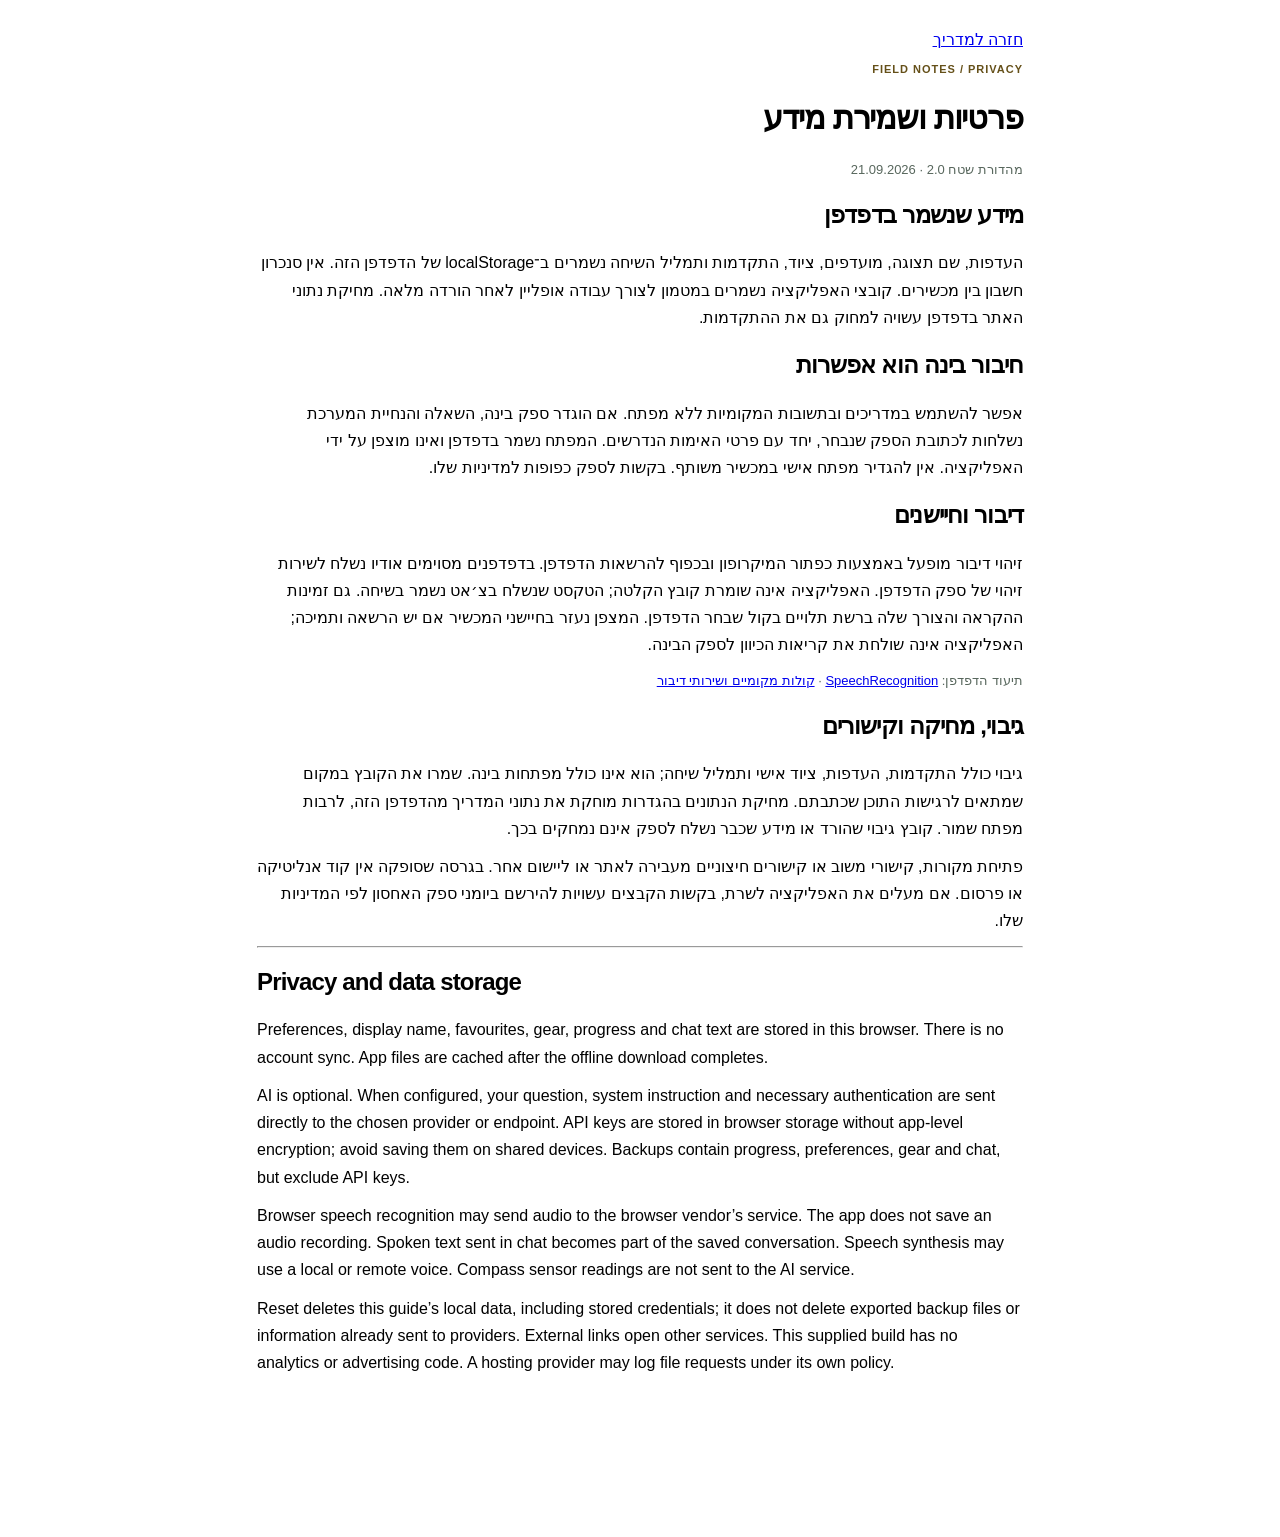
<file: privacy_policy.html>
<!doctype html><html lang="he" dir="rtl"><meta charset="utf-8"><meta name="viewport" content="width=device-width,initial-scale=1"><title>פרטיות · המדריך לצופה</title><link rel="stylesheet" href="pro.css"><body data-mode="light"><main class="wrap" style="max-width:850px"><a href="index.html">חזרה למדריך</a><p class="p-eyebrow">FIELD NOTES / PRIVACY</p><h1>פרטיות ושמירת מידע</h1><p class="p-subtle">מהדורת שטח 2.0 · 21.09.2026</p><h2>מידע שנשמר בדפדפן</h2><p>העדפות, שם תצוגה, מועדפים, ציוד, התקדמות ותמליל השיחה נשמרים ב־localStorage של הדפדפן הזה. אין סנכרון חשבון בין מכשירים. קובצי האפליקציה נשמרים במטמון לצורך עבודה אופליין לאחר הורדה מלאה. מחיקת נתוני האתר בדפדפן עשויה למחוק גם את ההתקדמות.</p><h2>חיבור בינה הוא אפשרות</h2><p>אפשר להשתמש במדריכים ובתשובות המקומיות ללא מפתח. אם הוגדר ספק בינה, השאלה והנחיית המערכת נשלחות לכתובת הספק שנבחר, יחד עם פרטי האימות הנדרשים. המפתח נשמר בדפדפן ואינו מוצפן על ידי האפליקציה. אין להגדיר מפתח אישי במכשיר משותף. בקשות לספק כפופות למדיניות שלו.</p><h2>דיבור וחיישנים</h2><p>זיהוי דיבור מופעל באמצעות כפתור המיקרופון ובכפוף להרשאות הדפדפן. בדפדפנים מסוימים אודיו נשלח לשירות זיהוי של ספק הדפדפן. האפליקציה אינה שומרת קובץ הקלטה; הטקסט שנשלח בצ׳אט נשמר בשיחה. גם זמינות ההקראה והצורך שלה ברשת תלויים בקול שבחר הדפדפן. המצפן נעזר בחיישני המכשיר אם יש הרשאה ותמיכה; האפליקציה אינה שולחת את קריאות הכיוון לספק הבינה.</p><p class="p-subtle">תיעוד הדפדפן: <a href="https://developer.mozilla.org/en-US/docs/Web/API/SpeechRecognition">SpeechRecognition</a> · <a href="https://developer.mozilla.org/en-US/docs/Web/API/SpeechSynthesisVoice/localService">קולות מקומיים ושירותי דיבור</a></p><h2>גיבוי, מחיקה וקישורים</h2><p>גיבוי כולל התקדמות, העדפות, ציוד אישי ותמליל שיחה; הוא אינו כולל מפתחות בינה. שמרו את הקובץ במקום שמתאים לרגישות התוכן שכתבתם. מחיקת הנתונים בהגדרות מוחקת את נתוני המדריך מהדפדפן הזה, לרבות מפתח שמור. קובץ גיבוי שהורד או מידע שכבר נשלח לספק אינם נמחקים בכך.</p><p>פתיחת מקורות, קישורי משוב או קישורים חיצוניים מעבירה לאתר או ליישום אחר. בגרסה שסופקה אין קוד אנליטיקה או פרסום. אם מעלים את האפליקציה לשרת, בקשות הקבצים עשויות להירשם ביומני ספק האחסון לפי המדיניות שלו.</p><hr><section lang="en" dir="ltr"><h1>Privacy and data storage</h1><p>Preferences, display name, favourites, gear, progress and chat text are stored in this browser. There is no account sync. App files are cached after the offline download completes.</p><p>AI is optional. When configured, your question, system instruction and necessary authentication are sent directly to the chosen provider or endpoint. API keys are stored in browser storage without app-level encryption; avoid saving them on shared devices. Backups contain progress, preferences, gear and chat, but exclude API keys.</p><p>Browser speech recognition may send audio to the browser vendor’s service. The app does not save an audio recording. Spoken text sent in chat becomes part of the saved conversation. Speech synthesis may use a local or remote voice. Compass sensor readings are not sent to the AI service.</p><p>Reset deletes this guide’s local data, including stored credentials; it does not delete exported backup files or information already sent to providers. External links open other services. This supplied build has no analytics or advertising code. A hosting provider may log file requests under its own policy.</p></section></main></body></html>
</file>
<file: visual-upgrade.css>
.hero{padding:22px 0 10px}.hero .compass{width:66px;height:66px}.hero h1{font-size:2.3em}.hero p{max-width:520px;margin:8px auto 0}button:focus-visible,a:focus-visible,input:focus-visible,select:focus-visible,textarea:focus-visible{outline:3px solid var(--accent);outline-offset:4px}
.visual-intro{margin:22px 0 26px;padding:22px;border:1px solid var(--line);border-radius:22px;background:var(--card, #171714)}.visual-eyebrow{color:var(--accent);font-size:.8rem;letter-spacing:.05em;font-weight:800}.visual-intro h2{margin:5px 0 6px;font-size:1.6em}.visual-intro p{color:var(--muted);margin:0 0 17px}.visual-featured-grid{display:grid;grid-template-columns:repeat(3,minmax(0,1fr));gap:12px}.visual-feature{text-align:start;padding:0;border:1px solid var(--line);border-radius:16px;overflow:hidden;background:var(--bg);color:var(--text);cursor:pointer;font:inherit}.visual-feature img{display:block;width:100%;height:138px;object-fit:contain;background:#fff;padding:13px;box-sizing:border-box}.visual-feature span{display:block;padding:12px;font-weight:750}.visual-feature small{display:block;font-weight:400;color:var(--muted);margin-top:4px}.visual-feature:hover{border-color:var(--accent);transform:translateY(-2px)}.visual-actions{display:flex;gap:10px;flex-wrap:wrap;margin-top:18px}.visual-actions button{flex:1;min-width:150px}.cat .category-art{height:112px;width:100%;object-fit:contain;display:block;background:white;border-radius:9px;margin-bottom:12px;padding:8px;box-sizing:border-box}.cat:has(.category-art) .emoji{display:none}.visual-thumb{width:100px;min-width:100px;height:78px;object-fit:contain;border-radius:9px;background:white;padding:5px;box-sizing:border-box}.item:has(.visual-thumb){min-height:105px}.visual-guide{margin:24px 0 28px;border:1px solid var(--line);border-radius:20px;overflow:hidden;background:var(--card,#161614)}.visual-guide>header{padding:18px 20px 14px;display:flex;justify-content:space-between;gap:10px;align-items:center}.visual-guide h2{font-size:1.15em;margin:0}.visual-guide .visual-caption{margin:0;padding:14px 20px;color:var(--muted);font-size:.9em}.visual-plate{display:block;width:100%;background:white;border:0;padding:18px;cursor:zoom-in}.visual-plate img{display:block;width:100%;max-height:480px;object-fit:contain}.visual-credit{display:block;padding:10px 18px;color:var(--muted);font-size:11px;text-align:end}.visual-credit a{color:inherit}.visual-pills{display:flex;gap:8px;overflow-x:auto;padding:0 18px 14px}.visual-pills button{white-space:nowrap;border:1px solid var(--line);background:transparent;color:var(--text);padding:9px 12px;border-radius:20px;font:inherit;cursor:pointer}.visual-pills button[aria-pressed=true]{background:var(--accent);color:#101010;border-color:var(--accent)}.sequence-shell{padding:0 18px 18px}.sequence-focus{background:#fff;padding:20px;border-radius:14px}.sequence-crop{position:relative;overflow:hidden;width:100%;max-width:360px;margin:auto;direction:ltr}.sequence-crop img{position:absolute;left:0;top:0;width:300%;max-width:none;height:auto}.sequence-copy{padding:14px 0;min-height:98px}.sequence-copy h3{margin:0 0 6px;color:var(--accent)}.sequence-copy p{margin:0;line-height:1.75}.sequence-controls{display:flex;justify-content:space-between;align-items:center;gap:12px}.sequence-controls button{min-height:44px}.sequence-controls button:disabled{opacity:.35}.sequence-dots{display:flex;gap:8px;direction:ltr}.sequence-dots button{border:1px solid var(--line);background:transparent;color:var(--text);border-radius:50%;height:36px;min-height:36px;width:36px;cursor:pointer}.sequence-dots button[aria-pressed=true]{background:var(--accent);color:#111}.visual-full{margin:0 18px 18px}.visual-full summary{cursor:pointer;padding:10px;color:var(--muted)}.visual-full .visual-plate{border-radius:10px}.visual-library-grid{display:grid;grid-template-columns:repeat(3,minmax(0,1fr));gap:12px;margin:20px 0}.visual-library-grid .visual-feature img{height:150px}.visual-toolbar{display:flex;gap:8px;flex-wrap:wrap;margin:15px 0}.visual-toolbar button{border:1px solid var(--line);background:var(--card,#181818);color:var(--text);padding:10px 15px;border-radius:22px;cursor:pointer;font:inherit}.visual-toolbar button[aria-pressed=true]{background:var(--accent);color:#111}.visual-footer{text-align:center;padding:30px 10px 90px;color:var(--muted);font-size:.8rem}.visual-footer a{color:inherit}
#visualZoom{width:min(1100px,96vw);max-height:92vh;border:1px solid #ccc;border-radius:18px;padding:16px;background:#f7f5ee;color:#202520}#visualZoom::backdrop{background:#000b}#visualZoom header{display:flex;justify-content:space-between;gap:20px;align-items:center;margin-bottom:12px}#visualZoom button{font:inherit;padding:10px 16px;border:1px solid #999;border-radius:9px;background:white;cursor:pointer}#visualZoom img{width:100%;max-height:70vh;object-fit:contain;background:white}#visualZoom a{color:#335c47}
.field-tool{border:1px solid var(--line);background:var(--card,#171717);padding:22px;border-radius:20px;margin:20px 0}.field-tool label{display:block;margin:14px 0 7px}.field-tool textarea,.field-tool select,.field-tool input[type=text]{width:100%;box-sizing:border-box;font:inherit;background:var(--bg);color:var(--text);border:1px solid var(--line);border-radius:10px;padding:12px}.field-tool textarea{min-height:100px;resize:vertical}.morse-output{direction:ltr;text-align:left;white-space:pre-wrap;overflow-wrap:anywhere;font:700 25px/1.7 ui-monospace,monospace;background:var(--bg);padding:20px;border-radius:12px;min-height:75px;border:1px solid var(--line)}.morse-indicator{border:1px solid var(--line);border-radius:10px;height:8px;background:var(--bg);margin:16px 0;overflow:hidden}.morse-indicator progress{width:100%;height:8px;display:block;accent-color:var(--accent)}.morse-error{min-height:25px;color:var(--danger,#ef9d83)}.morse-table{display:grid;grid-template-columns:repeat(auto-fill,minmax(80px,1fr));gap:6px;direction:ltr}.morse-table div{padding:9px;border:1px solid var(--line);border-radius:8px;text-align:center}.morse-table code{display:block;color:var(--accent);font-size:18px}.personal-gear-row{display:flex;gap:8px;align-items:center}.personal-gear-row .item{flex:1}.personal-gear-row .remove-gear{padding:12px;color:var(--muted);background:transparent;border:0;cursor:pointer}.personal-gear-form{display:flex;gap:8px;margin:15px 0}.personal-gear-form input{min-width:0;flex:1;padding:12px;background:var(--bg);color:var(--text);border:1px solid var(--line);border-radius:10px;font:inherit}
@media(max-width:550px){.visual-intro{padding:15px}.visual-intro h2{font-size:1.3em}.visual-featured-grid{gap:7px}.visual-feature img{height:104px;padding:6px}.visual-feature span{padding:9px;font-size:14px}.visual-feature small{font-size:11px}.visual-library-grid{grid-template-columns:repeat(2,minmax(0,1fr))}.visual-thumb{width:75px;min-width:75px;height:65px}.sequence-shell{padding:0 12px 14px}.sequence-focus{padding:15px}.sequence-copy{min-height:125px}.hero h1{font-size:1.9em}.visual-plate{padding:10px}.visual-actions button{min-width:120px}.field-tool{padding:15px}.sequence-controls{gap:6px}.sequence-controls .btn{padding:10px}.cat .category-art{height:90px}}
@media(max-width:550px){.visual-featured-grid{grid-template-columns:1fr}.visual-featured-grid .visual-feature{display:grid;grid-template-columns:1fr 145px;align-items:center}.visual-featured-grid .visual-feature img{grid-column:2;grid-row:1;height:108px}.visual-featured-grid .visual-feature span{grid-column:1;grid-row:1;font-size:16px}.visual-featured-grid .visual-feature small{font-size:12px}.visual-actions button{font-size:14px}}
</file>
<file: basics.css>
.basic-entry{padding:24px;border:1px solid var(--accent);border-radius:22px;background:linear-gradient(120deg,var(--card,#171714),#26342b);margin:20px 0;color:var(--text)}.basic-entry h2{margin:5px 0 10px;font-size:1.7em}.basic-entry p{color:var(--muted);margin:8px 0 18px}.basic-entry-art{display:grid;grid-template-columns:repeat(4,1fr);gap:8px;margin:15px 0}.basic-entry-art img{height:86px;width:100%;object-fit:contain;background:#faf8f0;border-radius:10px}.basic-entry .btn{width:100%;font-weight:800}.basic-overview{display:flex;gap:12px;align-items:center;justify-content:space-between;margin:18px 0}.basic-overview strong{color:var(--accent);font-size:1.3em}.basic-progress{width:100%;height:9px;accent-color:var(--accent);margin:8px 0 24px}.basic-chapter{margin:20px 0 30px}.basic-chapter h2{margin:0 0 14px;padding-bottom:12px;border-bottom:1px solid var(--line)}.basic-grid{display:grid;grid-template-columns:repeat(3,minmax(0,1fr));gap:13px}.basic-card{position:relative;background:var(--card,#171714);border:1px solid var(--line);border-radius:16px;color:var(--text);font:inherit;padding:0;overflow:hidden;cursor:pointer;text-align:start}.basic-card:hover{border-color:var(--accent)}.basic-card img{height:145px;width:100%;object-fit:contain;background:#faf8f0;padding:10px;box-sizing:border-box}.basic-card b{display:block;padding:12px 13px 2px}.basic-card small{display:block;padding:0 13px 14px;color:var(--muted)}.basic-done{position:absolute;top:8px;inset-inline-end:8px;color:#173425;background:#d8e9c9;border-radius:20px;padding:4px 9px;font-size:12px;font-weight:800}.basic-meta{display:grid;grid-template-columns:1fr 1fr;gap:12px;margin:20px 0}.basic-meta>div{padding:16px;border:1px solid var(--line);border-radius:14px}.basic-meta h3{font-size:.85em;color:var(--accent);margin:0 0 6px}.basic-meta p{font-size:.94em;margin:0;line-height:1.65}.basic-view{border:1px solid var(--line);border-radius:20px;background:var(--card,#171714);overflow:hidden;margin:20px 0}.basic-view header{display:flex;justify-content:space-between;align-items:center;padding:18px}.basic-view header h2{font-size:1.1em;margin:0}.basic-view .basic-art{display:block;width:100%;height:345px;object-fit:contain;box-sizing:border-box;padding:20px;background:#faf8f0}.basic-copy{padding:20px;min-height:130px}.basic-copy h3{margin:0 0 8px;color:var(--accent);font-size:1.2em}.basic-copy p{margin:0;line-height:1.8}.basic-controls{display:flex;justify-content:space-between;align-items:center;gap:10px;padding:0 20px 18px}.basic-controls button{min-height:44px}.basic-controls .btn:disabled{opacity:.35}.basic-dots{display:flex;gap:6px;direction:ltr}.basic-dots button{width:34px;height:34px;min-height:34px;padding:0;border-radius:50%;border:1px solid var(--line);background:var(--bg);color:var(--text);font:inherit;cursor:pointer}.basic-dots button[aria-pressed=true]{background:var(--accent);color:#111}.basic-source{padding:0 20px 16px;font-size:11px;color:var(--muted);text-align:end}.basic-source a{color:inherit}.basic-review{padding:18px;border:1px solid var(--line);border-inline-start:4px solid var(--accent);border-radius:12px;margin:12px 0}.basic-review h3{margin:0 0 6px;font-size:1em}.basic-review p{margin:0;line-height:1.7}.basic-review.check{border-inline-start-color:#80ab76}.basic-all{margin:20px 0;border:1px solid var(--line);border-radius:14px;padding:16px}.basic-all summary{cursor:pointer;font-weight:700}.basic-all article{margin-top:20px;padding-top:18px;border-top:1px solid var(--line)}.basic-all img{width:100%;height:260px;object-fit:contain;background:#faf8f0;border-radius:12px;padding:14px;box-sizing:border-box}.basic-all h3{margin:10px 0 5px}.basic-practice{display:flex;gap:10px;flex-wrap:wrap;margin:22px 0}.basic-practice button{flex:1;min-width:160px}.basic-practice [aria-pressed=true]{background:#bdd3aa;color:#183024}.basic-small-note{font-size:.82em;color:var(--muted)}
@media(max-width:550px){.basic-entry{padding:16px}.basic-entry h2{font-size:1.45em}.basic-entry-art{gap:5px}.basic-entry-art img{height:70px;padding:4px;box-sizing:border-box}.basic-grid{grid-template-columns:repeat(2,minmax(0,1fr));gap:9px}.basic-card img{height:115px}.basic-card b{font-size:15px}.basic-card small{font-size:12px}.basic-meta{grid-template-columns:1fr}.basic-view .basic-art{height:295px;padding:12px}.basic-copy{padding:16px;min-height:165px}.basic-controls{padding:0 12px 16px;gap:6px}.basic-controls .btn{padding:10px;font-size:14px}.basic-dots{gap:4px}.basic-dots button{width:29px;height:32px}.basic-all img{height:230px}.basic-entry-art img:first-child{padding:10px}}
body[data-mode=light] .basic-entry{background:linear-gradient(120deg,#f9f5e9,#dbe5ce)}body[data-mode=light] .basic-card,body[data-mode=light] .basic-view{background:#f8f5ed}
</file>
<file: pro.css>
/* Field Edition · responsive, RTL-first, local assets only */
:root{--bg:#121b18;--card:#1b2721;--card2:#233128;--text:#f4f1e7;--muted:#b3bcb2;--line:#36473d;--accent:#e0b35c;--accent-soft:#e0b35c18;--p-serif:Georgia,"Times New Roman",serif}
[data-mode=light]{--bg:#f6f3eb;--card:#fffdf7;--card2:#edeadf;--text:#243b30;--muted:#58675d;--line:#d7dbd0;--accent:#655019;--accent-soft:#ad8b3920}
*{box-sizing:border-box}html{scroll-padding-top:88px}body{font-family:"Segoe UI",Arial,sans-serif;line-height:1.7;margin:0;padding-bottom:95px}
button,input,select,textarea{font:inherit}button{cursor:pointer}button:disabled{cursor:default;opacity:.4}
button:focus-visible,a:focus-visible,input:focus-visible,select:focus-visible,summary:focus-visible{outline:3px solid var(--accent);outline-offset:4px}
h1:focus{outline:none}h1,h2,h3,p{overflow-wrap:anywhere}h1,h2,h3{line-height:1.2;letter-spacing:-.035em}p{margin:.7em 0}
.wrap{max-width:1280px;margin:auto;padding:26px 42px 55px}.topbar{padding:13px max(24px,calc((100vw - 1196px)/2));background:var(--bg);border-bottom:1px solid var(--line);height:70px;gap:10px}
.brand{font-size:18px;letter-spacing:-.03em}.brand svg{width:30px;height:30px}.iconbtn{background:transparent;border:1px solid var(--line);width:38px;height:38px;border-radius:50%;font-size:18px}
.btn{border-radius:6px;padding:10px 20px;min-height:46px;line-height:1.5;font-weight:650;background:var(--accent);color:var(--bg);border:1px solid var(--accent);box-shadow:none}
[data-mode=light] .btn:not(.ghost){background:#244334;border-color:#244334;color:#fffdf7}.btn.ghost{color:var(--text);background:transparent;border-color:var(--line)}
.btn:hover:not(:disabled){filter:brightness(1.12)}.p-eyebrow{display:block;font-size:11px;letter-spacing:.17em;line-height:1.5;font-weight:750;color:var(--accent)}[dir=rtl] .p-eyebrow{letter-spacing:.09em}
.p-subtle{color:var(--muted);font-size:13px}.lead{font-size:19px;line-height:1.75;color:var(--muted)}
.p-hero{position:relative;min-height:480px;border-radius:12px;overflow:hidden;padding:0;display:flex;align-items:center;text-align:start;margin:0 0 24px;background:#1a2d25}
.p-hero>img{position:absolute;width:100%;height:100%;object-fit:cover;inset:0;object-position:center 55%}
.p-hero-shade{position:absolute;inset:0;background:linear-gradient(270deg,rgba(8,26,18,.88),rgba(8,26,18,.5) 48%,rgba(8,26,18,.05) 80%)}
[dir=ltr] .p-hero-shade{background:linear-gradient(90deg,rgba(8,26,18,.88),rgba(8,26,18,.5) 48%,rgba(8,26,18,.05) 80%)}
.p-hero-copy{position:relative;padding:50px 52px;max-width:640px;z-index:1}.p-hero .p-eyebrow{color:#edca85}
.p-hero h1{font-size:clamp(46px,5.6vw,76px);line-height:1.03;font-weight:700;margin:25px 0 22px;color:#fffaf0;letter-spacing:-.055em}
.p-hero p{color:#e6eee4;max-width:390px;font-size:17px;line-height:1.75;margin-bottom:26px}
.p-hero .p-primary{background:#e8c279!important;color:#193025!important;border:0;padding:13px 23px}
.p-primary span{margin-inline-start:28px}.p-hero-index{position:absolute;inset-inline-end:34px;bottom:28px;color:#fff;display:grid;grid-template-columns:auto auto;gap:0 12px;align-items:center}
.p-hero-index b{font-size:30px;font-weight:400;line-height:1.2;font-family:var(--p-serif);direction:ltr}.p-hero-index span{font-size:10px;letter-spacing:.12em}
.p-search{border:1px solid var(--line);background:var(--card);padding:9px 18px;min-height:61px;border-radius:7px;margin:0 0 13px}
.p-search input{font-size:16px;min-width:0}.p-search>span{font-size:18px;filter:grayscale(1)}
.p-toolbar{display:flex;gap:10px;flex-wrap:wrap;align-items:center;margin:0 0 32px}.p-toolbar button{border:1px solid var(--line);border-radius:5px;background:transparent;color:var(--text);padding:8px 15px;min-height:44px;font-size:13px}.p-toolbar button:hover{background:var(--card2)}
.p-toolbar span{margin-inline-start:9px;color:var(--muted)}.p-toolbar .p-emergency-link{margin-inline-start:auto;color:#ed8c77;border-color:#a0524060}
[data-mode=light] .p-toolbar .p-emergency-link{color:#9b3629}
.p-section-title{display:flex;justify-content:space-between;align-items:end;gap:20px;margin:28px 0 20px}.p-section-title h2{font-size:30px;margin:8px 0 0}.p-section-title>.p-subtle{max-width:260px}
.p-cat-grid{display:grid;grid-template-columns:repeat(4,minmax(0,1fr));gap:28px 22px}
.p-cat{border:0;color:var(--text);background:none;padding:0;text-align:start;min-width:0;border-radius:8px}
.p-cat-photo{position:relative;aspect-ratio:4/3;overflow:hidden;border-radius:7px;background:var(--card2)}
.p-cat-photo img{width:100%;height:100%;object-fit:cover;transition:transform .3s;display:block}
.p-cat:hover .p-cat-photo img{transform:scale(1.035)}.p-cat-number{position:absolute;top:11px;inset-inline-start:11px;font-size:12px;color:#fff;background:#152f21dc;border:1px solid #ffffff45;padding:2px 8px;border-radius:3px;direction:ltr}
.p-cat-copy{padding:14px 0 8px;display:flex;gap:10px;justify-content:space-between}.p-cat-copy h3{font-size:21px;margin:0 0 7px;font-weight:650}.p-cat-copy p{font-size:12px;margin:0;color:var(--muted)}.p-cat-count{font-size:22px;line-height:1.2;font-family:var(--p-serif);color:var(--muted);text-align:center;border-inline-start:1px solid var(--line);padding-inline-start:12px}.p-cat-count small{display:block;font-family:"Segoe UI",Arial,sans-serif;font-size:8px;letter-spacing:.07em;margin-top:6px}
.p-feature{margin:56px 0 26px;border-block:1px solid var(--line);display:grid;grid-template-columns:1.2fr 1fr;gap:40px;align-items:center;padding:34px 0}
.p-feature>img{width:100%;height:420px;object-fit:cover;object-position:center;border-radius:8px;background:#ebeae4}.p-feature>div{padding:24px 22px}.p-feature h2{font-size:50px;line-height:1.08;margin:18px 0}.p-feature p{font-size:17px;line-height:1.8;max-width:390px;color:var(--muted);margin:20px 0 28px}
.p-progress-line{display:flex;gap:20px;align-items:center;justify-content:space-between;padding:20px 0}.p-progress-line strong{font-size:32px;font-family:var(--p-serif);margin-inline-end:10px}.p-progress-line small{display:block;color:var(--muted);font-size:12px}
.p-category-banner{height:225px;position:relative;margin:8px 0 25px;border-radius:8px;overflow:hidden;background:var(--card2)}.p-category-banner img{width:100%;height:100%;object-fit:cover;object-position:center 48%}.p-category-banner .p-eyebrow{position:absolute;inset-inline-start:22px;bottom:20px;background:#152f21e8;padding:8px 13px;color:#f4e7cd}
#listTitle{font-size:44px;color:var(--text)!important;margin:10px 0}#listSub{max-width:850px;font-size:17px;line-height:1.8}
.p-list-tools{display:flex;gap:18px;padding:20px 0;margin:8px 0}.p-list-tools label{font-size:12px;color:var(--muted);flex:1;max-width:620px}.p-list-tools label:last-child{max-width:200px}
.p-list-tools input,.p-list-tools select{display:block;width:100%;margin-top:6px;background:var(--card);color:var(--text);border:1px solid var(--line);border-radius:5px;padding:12px;min-height:46px}
.p-row{border-block-end:1px solid var(--line);display:flex;align-items:center;gap:12px;min-width:0}
.p-row-main{flex:1;border:0;background:transparent;color:var(--text);display:flex;align-items:center;text-align:start;gap:22px;padding:21px 0;min-width:0}
.p-row-main:hover h3{color:var(--accent)}.p-row-main[aria-disabled=true]{opacity:.6}
.p-row-index{font-family:var(--p-serif);font-size:23px;min-width:30px;color:var(--muted);align-self:flex-start;margin-top:18px;direction:ltr}
.p-row-main h3{font-size:20px;margin:7px 0}.p-row-main p{margin:0;line-height:1.65;font-size:14px;color:var(--muted);max-width:900px}.p-row-meta{font-size:10px;letter-spacing:.05em;color:var(--accent)}
.p-row-arrow{font-size:25px;margin-inline-start:auto;padding-inline-start:15px}.p-save{background:transparent;border:1px solid var(--line);color:var(--muted);min-width:43px;min-height:43px;font-size:24px;border-radius:50%;flex-shrink:0}
.p-save[aria-pressed=true]{color:var(--accent);border-color:var(--accent)}.p-empty{text-align:center;padding:45px 10px;color:var(--muted)}
.p-breadcrumb{display:flex;gap:12px;align-items:center;font-size:13px;margin:15px 0 30px;color:var(--muted)}.p-breadcrumb button{background:transparent;border:0;color:inherit;padding:3px 0;min-height:35px}
.p-detail-header{max-width:970px;margin:0 0 27px}.p-title-row{display:flex;gap:20px;align-items:center;justify-content:space-between}.p-title-row h1{font-size:clamp(32px,4.3vw,54px);color:var(--text);margin:15px 0}.p-detail-header .lead{max-width:860px;margin:4px 0 20px}
.p-detail-meta{display:flex;align-items:center;gap:12px;flex-wrap:wrap;font-size:12px;color:var(--muted)}.p-detail-meta>span{padding-inline-end:14px;border-inline-end:1px solid var(--line)}
.p-detail-meta button{border:0;background:transparent;color:var(--text);padding:7px;min-height:38px}
.p-warning{background:#b7752213;border:1px solid #ba884345;border-inline-start:4px solid #c08c40;padding:18px 24px;margin:26px 0 32px;border-radius:5px;font-size:14px}.p-warning strong{color:var(--accent);font-size:16px}.p-warning ul{padding-inline-start:21px;margin:7px 0}.p-warning li+li{margin-top:8px}
.p-call{display:inline-block;color:#fff!important;background:#9c352a;padding:8px 16px;text-decoration:none;border-radius:4px;margin-top:9px}
.p-detail-layout{display:grid;grid-template-columns:minmax(0,1fr) 270px;gap:44px}.p-guide-main,.p-guide-side{min-width:0}.p-guide-main h2,.p-guide-side h2{font-size:23px;margin:0 0 12px}
.p-context{margin:0 0 30px}.p-context p{font-size:17px;line-height:1.9}.p-equipment{border-block:1px solid var(--line);padding:24px 0}.p-equipment h2{margin-top:12px}.p-equipment p{font-size:14px;line-height:1.85;color:var(--muted);margin-bottom:18px}.p-equipment .btn{font-size:12px;width:100%}
.p-side-photo{margin:24px 0}.p-side-photo img{width:100%;height:200px;object-fit:cover;border-radius:5px}.p-side-photo figcaption{font-size:10px;line-height:1.5;color:var(--muted);margin:7px 0}
.p-related{border-top:1px solid var(--line);padding-top:22px}.p-related h2{font-size:18px}.p-related button{width:100%;text-align:start;background:transparent;border:0;border-bottom:1px solid var(--line);color:var(--text);padding:12px 0;font-size:13px}
.p-step-section .p-section-title{margin-top:0}.p-step-card{background:var(--card);border:1px solid var(--line);border-radius:8px;overflow:hidden}
.p-step-art{display:block;background:#f6f3e9;width:100%;border:0;position:relative;padding:22px;min-height:190px;border-bottom:1px solid var(--line);color:#29483f}
.p-step-art img{display:block;max-height:380px;width:100%;object-fit:contain;margin:0 auto}.p-step-art span{position:absolute;inset-inline-end:12px;bottom:10px;padding:3px 9px;background:#fffdf4f0;border:1px solid #ccd5c8;border-radius:3px;font-size:10px}
.p-svg svg{height:210px;width:100%;--accent:#987334;--muted:#52785f;--card2:#f6f3e9;--text:#1f3b2c}
.p-step-copy{padding:27px 30px;display:flex;gap:27px}.p-step-count{font-size:33px;font-family:var(--p-serif);color:var(--accent);white-space:nowrap;direction:ltr;line-height:1.2}.p-step-count>span{font-size:14px;color:var(--muted)}.p-step-copy h3{font-size:23px;margin:0 0 13px}.p-step-copy p{margin:0;font-size:18px;line-height:1.9}
.p-step-controls{display:flex;align-items:center;justify-content:space-between;gap:12px;margin-top:16px}.p-step-dots{display:flex;gap:6px;flex-wrap:wrap;justify-content:center}
.p-step-dots button{border:1px solid var(--line);background:none;color:var(--muted);min-height:36px;min-width:36px;border-radius:50%;font-size:12px}.p-step-dots button[aria-current=step]{background:var(--accent);color:var(--bg);border-color:var(--accent)}
.p-art-credit{font-size:10px;color:var(--muted);text-align:center;margin:11px 0 24px}
.p-all-steps{padding:16px 0;border-block:1px solid var(--line);margin:26px 0}.p-all-steps summary{cursor:pointer;font-weight:650;font-size:16px;padding:5px 0}.p-all-steps ol{padding-inline-start:27px;margin-bottom:8px}.p-all-steps li{padding:12px 7px;font-size:17px;line-height:1.9}.p-all-steps li::marker{color:var(--accent);font-weight:bold}
.p-note{display:flex;gap:19px;padding:23px 0;border-bottom:1px solid var(--line)}.p-note>span{border:1px solid var(--line);border-radius:50%;width:34px;height:34px;flex-shrink:0;text-align:center;font-size:20px;color:var(--accent)}.p-note h2{font-size:20px}.p-note p{margin:0;font-size:16px;line-height:1.9}
.p-practice{margin:30px 0}.p-practice p{font-size:11px;color:var(--muted)}.p-practice button[aria-pressed=true]{background:var(--card2);color:var(--text);border-color:var(--line)}
.p-sources{font-size:12px;line-height:1.8;color:var(--muted);border-top:1px solid var(--line);padding:19px 0}.p-sources summary{cursor:pointer;color:var(--text)}.p-sources a{overflow-wrap:anywhere}
.p-packing{margin:0 0 32px;border:1px solid var(--line);border-radius:8px;overflow:hidden}.p-packing>img{width:100%;display:block;max-height:420px;object-fit:cover}.p-packing>div{padding:23px}.p-zone{display:flex;gap:14px;margin-top:19px}.p-zone>b{font-family:var(--p-serif);font-size:23px;color:var(--accent)}.p-zone h3{font-size:17px;margin:0}.p-zone p{font-size:14px;color:var(--muted);margin:6px 0}
.p-essentials-grid{display:grid;grid-template-columns:1fr 1fr;gap:36px;margin-top:36px}.p-essentials-grid h2{font-size:24px;border-bottom:2px solid var(--accent);padding-bottom:16px}.p-essentials-grid .p-row-arrow{display:none}.p-essentials-grid .p-row-main{gap:13px}
.p-bottom{position:fixed;bottom:0;inset-inline:0;display:flex;justify-content:center;background:var(--bg);border-top:1px solid var(--line);z-index:50;padding:9px 12px calc(9px + env(safe-area-inset-bottom));box-shadow:0 -4px 20px #00000010;gap:10px}
.p-bottom button{background:none;color:var(--muted);border:0;min-height:40px;padding:8px 25px;border-radius:4px;font-size:13px}.p-bottom button[aria-current=page]{color:var(--text);background:var(--card2)}.p-bottom .p-nav-emergency{color:#d87765;border-inline-start:1px solid var(--line);border-radius:0}
.fab{bottom:87px;inset-inline-end:22px;right:auto;border-radius:7px;font-size:13px;padding:11px 16px;box-shadow:0 5px 20px #0003}
.p-skip{position:fixed;top:-100px;inset-inline-start:15px;z-index:1000;background:var(--accent);color:var(--bg);padding:10px}.p-skip:focus{top:9px}
.p-emergency{max-width:900px;margin:20px auto}.p-emergency h1{font-size:48px}.p-emergency ol{line-height:2.1;font-size:19px;padding-inline-start:25px;margin:28px 0}
.p-call-grid{display:grid;grid-template-columns:repeat(3,1fr);gap:15px}.p-call-grid a{display:flex;flex-direction:column;text-align:center;border:1px solid #b8695a77;border-radius:7px;padding:19px 10px;color:var(--text);text-decoration:none;background:#9c352a13}.p-call-grid b{font-size:42px;color:#d97b67;direction:ltr}
#visualZoom{max-width:min(95vw,1100px);width:95vw;background:var(--card);color:var(--text);border:1px solid var(--line);border-radius:8px}#visualZoom img{max-height:75vh;object-fit:contain;background:#faf8f0;width:100%}
.appnest-badge,.visual-footer{color:var(--muted);font-size:11px;text-align:center;padding:18px 0 0}
.msg{white-space:pre-wrap;overflow-wrap:anywhere}.chatpanel{z-index:70;bottom:78px}.card{border-radius:7px}.backbtn{min-height:40px}
[hidden]{display:none!important}.screen:not(.active){display:none!important}
@media(min-width:1000px){#settings,#checklist,#favorites,#achievements{max-width:920px;margin:auto}}
@media(max-width:1050px){.wrap{padding:24px 26px 40px}.p-cat-grid{grid-template-columns:repeat(2,minmax(0,1fr));gap:24px}.p-detail-layout{grid-template-columns:minmax(0,1fr) 230px;gap:25px}.p-hero-copy{padding:40px}.p-hero-index{display:none}.p-feature{gap:22px}.p-feature h2{font-size:43px}}
@media(max-width:760px){.wrap{padding:16px 17px 35px}.topbar{padding:10px 17px;height:63px;gap:7px}.brand{font-size:16px}.brand svg{width:26px}.iconbtn{width:34px;height:34px;font-size:16px}
.p-hero{min-height:450px;border-radius:7px}.p-hero-copy{padding:35px 26px;max-width:100%}.p-hero h1{font-size:55px;margin-top:20px}.p-hero p{font-size:15px;max-width:300px}.p-hero-shade{background:linear-gradient(0deg,#0c241aeb,#0c241a92 65%,#0c241a15)!important}.p-hero>img{object-position:42% center}
.p-cat-grid{gap:22px 15px}.p-cat-copy h3{font-size:20px}.p-cat-copy p{font-size:11px}.p-cat-count{font-size:19px;padding-inline-start:8px}.p-cat-copy{gap:6px}.p-cat-photo{aspect-ratio:1.15}
.p-toolbar{gap:7px;margin-bottom:25px}.p-toolbar button{font-size:12px;padding:7px 11px}.p-toolbar .p-emergency-link{margin-inline-start:0}
.p-section-title{gap:16px;align-items:start}.p-section-title h2{font-size:26px}.p-section-title>.p-subtle{font-size:10px;max-width:130px}.p-search input{font-size:14px}
.p-feature{grid-template-columns:1fr;gap:0;padding:24px 0;margin-top:32px}.p-feature>img{height:340px}.p-feature>div{padding:26px 6px 4px}.p-feature h2{font-size:43px}.p-feature h2 br{display:none}.p-feature h2 br:after{content:" "}.p-feature p{font-size:16px;max-width:none}.p-progress-line{align-items:start;flex-direction:column}
.p-detail-layout{display:flex;flex-direction:column;gap:24px}.p-guide-side{display:grid;grid-template-columns:1fr 1fr;gap:22px}.p-guide-side .p-related{grid-column:1/-1}.p-side-photo{margin:0}.p-side-photo img{height:100%;max-height:240px}.p-equipment{padding-top:17px}
.p-detail-header .lead{font-size:17px}.p-title-row h1{font-size:35px}.p-warning{padding:16px;font-size:13px;margin:22px 0}.p-step-copy{padding:22px;gap:17px;flex-direction:column}.p-step-count{font-size:26px}.p-step-copy h3{font-size:22px}.p-step-copy p{font-size:17px}.p-step-art{padding:18px 12px}.p-step-art img{max-height:310px}.p-step-dots{gap:5px}.p-step-dots button{min-width:30px;min-height:30px}.p-step-controls .btn{padding:9px 12px;font-size:13px}.p-step-controls{gap:7px}
.p-essentials-grid{grid-template-columns:1fr;gap:24px}.p-row-main{gap:12px;padding:19px 0}.p-row-index{font-size:19px;min-width:22px}.p-row-main h3{font-size:19px}.p-row-main p{font-size:13px}.p-row-arrow{display:none}.p-row{gap:10px}.p-save{min-width:39px;min-height:39px}
.p-category-banner{height:180px}#listTitle{font-size:36px}#listSub{font-size:15px}.p-list-tools{gap:12px}.p-list-tools label:last-child{max-width:125px}.p-list-tools input,.p-list-tools select{padding:10px;font-size:13px}
.p-bottom{gap:2px;padding-inline:6px}.p-bottom button{padding:8px 16px;font-size:12px}.fab{bottom:81px;inset-inline-end:14px;padding:9px 13px;font-size:12px}
.p-emergency h1{font-size:36px}.p-call-grid{gap:9px}.p-call-grid a{font-size:12px}.p-call-grid b{font-size:34px}.p-emergency ol{font-size:17px}.p-packing>img{max-height:340px}
}
@media(max-width:380px){.p-hero h1{font-size:46px}.p-cat-copy{flex-wrap:wrap}.p-cat-count{display:none}.p-bottom button{padding-inline:11px}.brand{font-size:14px}.p-step-dots button{min-width:27px;min-height:27px}.p-guide-side{display:block}.p-side-photo{display:none}}
@media(prefers-reduced-motion:reduce){*,*::before,*::after{animation:none!important;transition:none!important;scroll-behavior:auto!important}}
@media print{.topbar,.p-bottom,.fab,.backbtn,.p-guide-side,.p-detail-meta,.p-step-controls,.p-practice,.p-save,.p-skip{display:none!important}.wrap{max-width:none;padding:0}.p-detail-layout{display:block}body{background:white!important;color:black!important}.p-all-steps{display:block}.p-all-steps>ol{display:block!important}.p-step-section{display:none}.p-warning{break-inside:avoid}}

.p-reference{margin:20px 0 30px;border:1px solid var(--line);border-radius:7px;padding:18px}.p-reference summary{font-weight:650;cursor:pointer}.p-reference-grid{display:grid;grid-template-columns:repeat(auto-fit,minmax(220px,1fr));gap:20px}.p-reference figure{margin:8px 0}.p-reference button{width:100%;border:0;background:#faf8f0;border-radius:6px;padding:12px}.p-reference img{max-height:430px;width:100%;object-fit:contain}.p-reference figcaption{font-size:10px;color:var(--muted)}.p-update{position:fixed;bottom:76px;inset-inline:20px;margin:auto;max-width:550px;padding:15px 20px;display:flex;gap:18px;align-items:center;justify-content:space-between;background:var(--card);border:1px solid var(--accent);border-radius:7px;z-index:110;box-shadow:0 5px 30px #0004}.p-update .btn{font-size:13px}.p-update span{font-size:14px}
[data-theme=forest]{--accent:#8ac799}[data-theme=desert]{--accent:#e1ab70}[data-theme=ocean]{--accent:#7dc5d3}[data-theme=crimson]{--accent:#e599ae}[data-mode=light][data-theme=forest]{--accent:#2d603b}[data-mode=light][data-theme=desert]{--accent:#895229}[data-mode=light][data-theme=ocean]{--accent:#276b81}[data-mode=light][data-theme=crimson]{--accent:#943855}

.btn{width:auto}.p-step-controls>.btn{flex:0 0 auto;min-width:80px}.p-step-dots{flex:1}.p-hero h1 br,.p-feature h2 br{display:block}.p-hero h1 br::after,.p-feature h2 br::after{content:" "}
</file>
<file: illustrations.css>
/* Edition 3: large, legible photographic illustration panels. */
.p-step-art{background:#f4efe4;border:0;overflow:hidden;display:block;width:100%;padding:0}
.p-step-art img{display:block;width:100%;height:auto;max-height:560px;object-fit:contain;margin:0 auto}
.p-side-photo img{object-fit:contain;background:#f5f0e7;max-height:280px}
.i3-reference{border:1px solid var(--line);border-radius:18px;overflow:hidden;padding:22px;margin:22px 0;background:var(--card)}
.i3-reference-grid,.i3-sequence-grid{display:grid;grid-template-columns:repeat(2,minmax(0,1fr));gap:16px}
.i3-reference-grid.i3-single{grid-template-columns:1fr}
.i3-figure{margin:0;min-width:0;border:1px solid var(--line);border-radius:14px;background:var(--card);overflow:hidden}
.i3-image-button{position:relative;padding:0;display:block;width:100%;border:0;background:#f5f0e7;cursor:zoom-in}
.i3-image-button img{display:block;width:100%;height:auto;max-height:560px;object-fit:contain}
.i3-enlarge{position:absolute;right:10px;bottom:10px;display:grid;place-items:center;width:32px;height:32px;border-radius:50%;background:#ffffffe8;color:#213e32;box-shadow:0 2px 10px #0002;font-size:21px}
.i3-figure figcaption{padding:13px 16px;font-size:14px;line-height:1.6;color:var(--text)}
.i3-credit{font-size:12px;color:var(--muted);margin-bottom:0}
.i3-sequence{margin-top:18px;border:1px solid var(--line);border-radius:14px;background:var(--card);padding:16px}
.i3-sequence summary{font-weight:700;cursor:pointer}.i3-sequence summary span{font-weight:400;color:var(--muted);margin-inline-start:12px}
.i3-sequence[open] summary{margin-bottom:18px}
.i3-library-header{padding:30px 0 14px;max-width:780px}.i3-library-header h1{font-size:clamp(30px,4vw,48px);margin:10px 0}.i3-library-header p{color:var(--muted);line-height:1.8;font-size:17px}
.i3-library-filters{display:grid;grid-template-columns:2fr 1fr;gap:20px;margin:18px 0}.i3-library-filters label{font-size:14px;font-weight:700}.i3-library-filters input,.i3-library-filters select{display:block;width:100%;min-height:46px;margin-top:8px;padding:10px 14px;border:1px solid var(--line);border-radius:10px;background:var(--card);color:var(--text);font:inherit}
.i3-library-grid{display:grid;grid-template-columns:repeat(3,minmax(0,1fr));gap:24px;margin:20px 0 50px}
.i3-library-card{border:1px solid var(--line);border-radius:17px;overflow:hidden;background:var(--card);min-width:0;transition:box-shadow .2s,transform .2s}
.i3-library-card:hover{box-shadow:0 8px 24px #182d2214;transform:translateY(-2px)}
.i3-library-cover{display:block;border:0;padding:0;position:relative;width:100%;aspect-ratio:4/3;background:#f5f0e7;cursor:zoom-in}
.i3-library-cover img{width:100%;height:100%;object-fit:contain;display:block}.i3-library-cover>span{position:absolute;bottom:10px;left:10px;background:#fffe;width:28px;height:28px;border-radius:50%;font-size:21px;color:#213e32}
.i3-library-copy{padding:18px}.i3-library-copy small{color:var(--muted);font-size:12px}.i3-library-copy h2{font-size:19px;margin:8px 0 14px;line-height:1.5}
.i3-library-copy button{border:0;padding:0;background:none;color:var(--text);font:inherit;text-align:start;cursor:pointer}.i3-guide-link{font-size:13px!important;color:var(--accent)!important}
.i3-morse-strip{display:flex;justify-content:center;gap:22px;border-radius:12px;background:#18392d;color:#fff;padding:20px;margin-top:20px;text-align:center}
.i3-morse-strip b{display:block;font-size:20px;color:#e5c78d;margin-bottom:10px}.i3-morse-strip span{white-space:nowrap;letter-spacing:1px}
#visualZoom{width:min(1100px,96vw);max-width:96vw;background:var(--card);color:var(--text);border:1px solid var(--line);padding:0;border-radius:15px;max-height:94vh}
#visualZoom header{position:sticky;top:0;background:var(--card);z-index:2;display:flex;align-items:center;justify-content:space-between;gap:15px;padding:15px}
.i3-zoom-stage{overflow:auto;max-height:75vh;direction:ltr;background:#f5f0e7}
#visualZoomImage{display:block;margin:0 auto;max-width:none}
.i3-zoom-toolbar{display:flex;align-items:center;justify-content:center;gap:12px;padding:8px;background:var(--card);border-bottom:1px solid var(--line)}
.i3-zoom-toolbar button{border:1px solid var(--line);background:var(--card);color:var(--text);border-radius:8px;min-height:38px;padding:6px 12px;cursor:pointer}
#visualZoomCredit{padding:12px 16px;font-size:12px;line-height:1.6}
@media(max-width:850px){.i3-library-grid{grid-template-columns:repeat(2,minmax(0,1fr))}}
@media(max-width:560px){.i3-library-grid{grid-template-columns:1fr;gap:20px}.i3-library-filters{grid-template-columns:1fr;gap:12px}.i3-reference-grid,.i3-sequence-grid{grid-template-columns:1fr}.i3-reference{padding:14px}.p-step-art img{max-height:460px}.i3-morse-strip{gap:12px;padding:15px 8px;font-size:13px}#visualZoom{max-width:96vw}}
</file>
